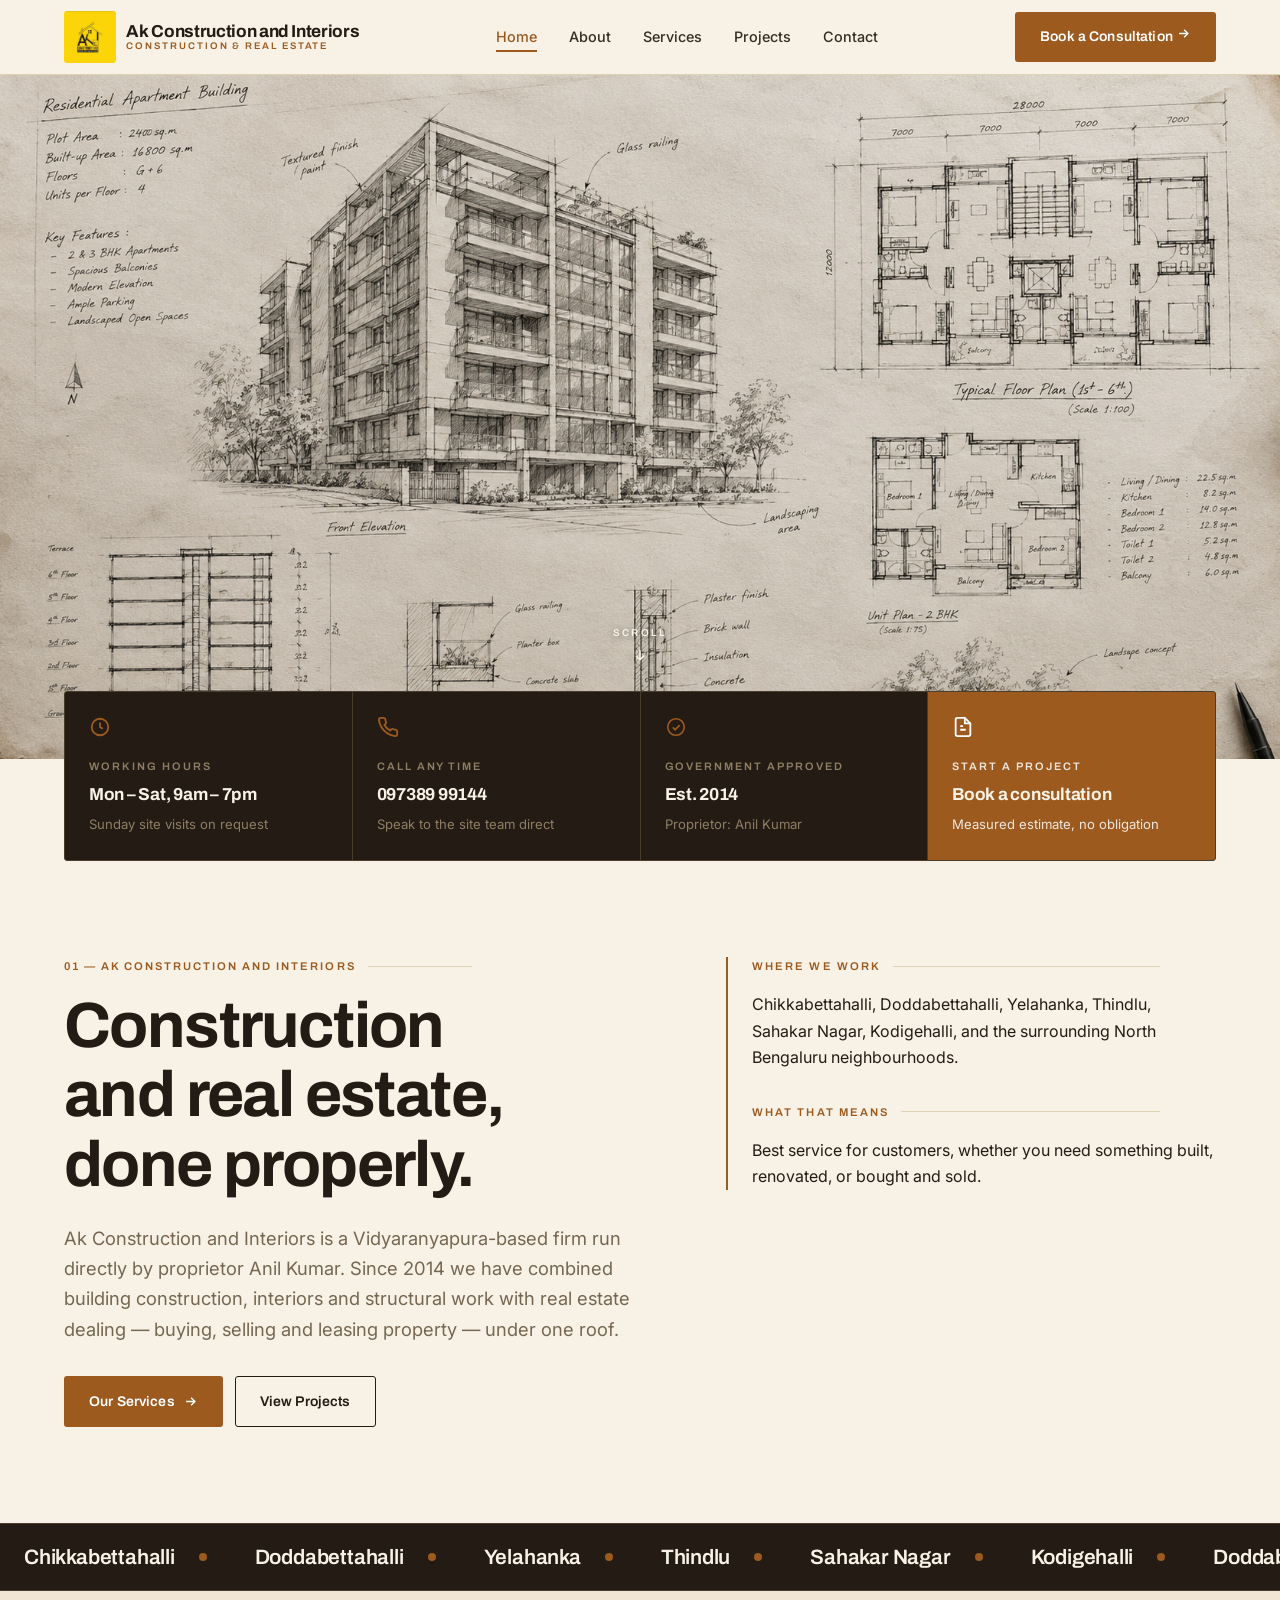
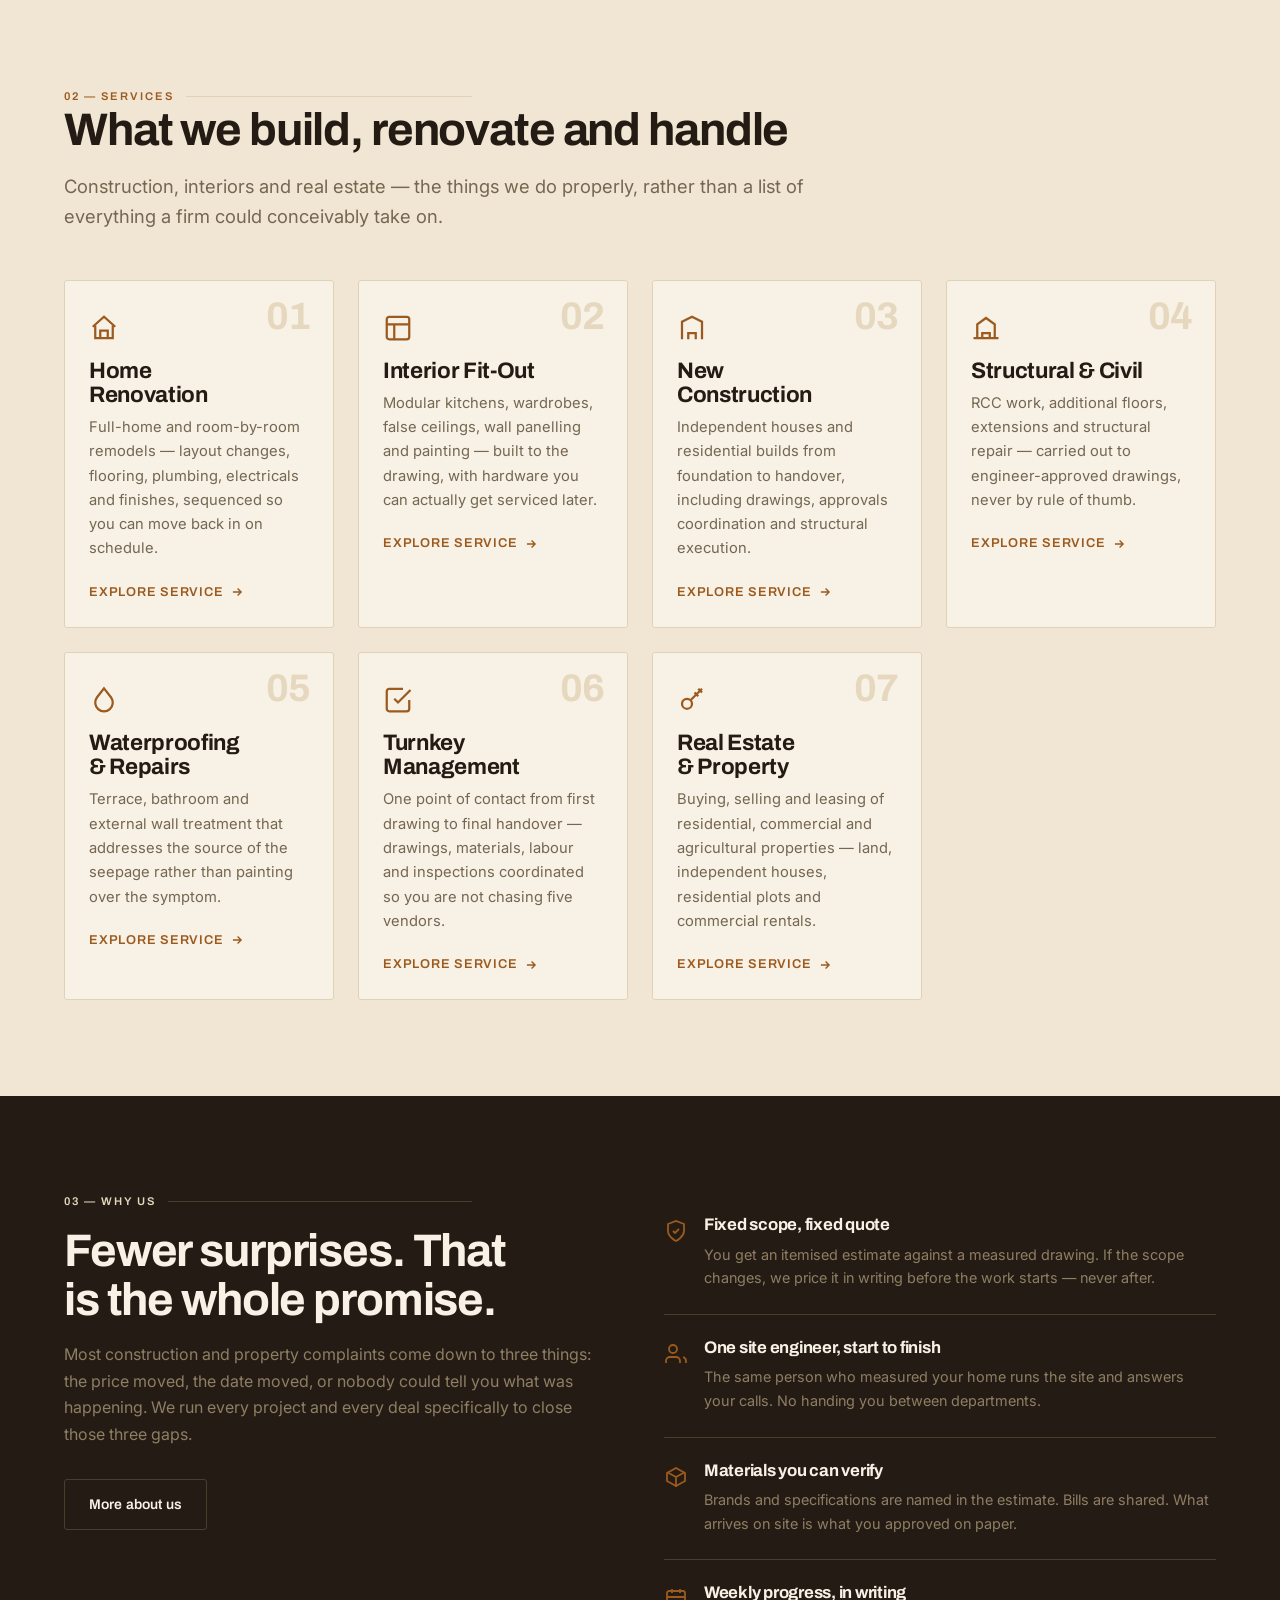
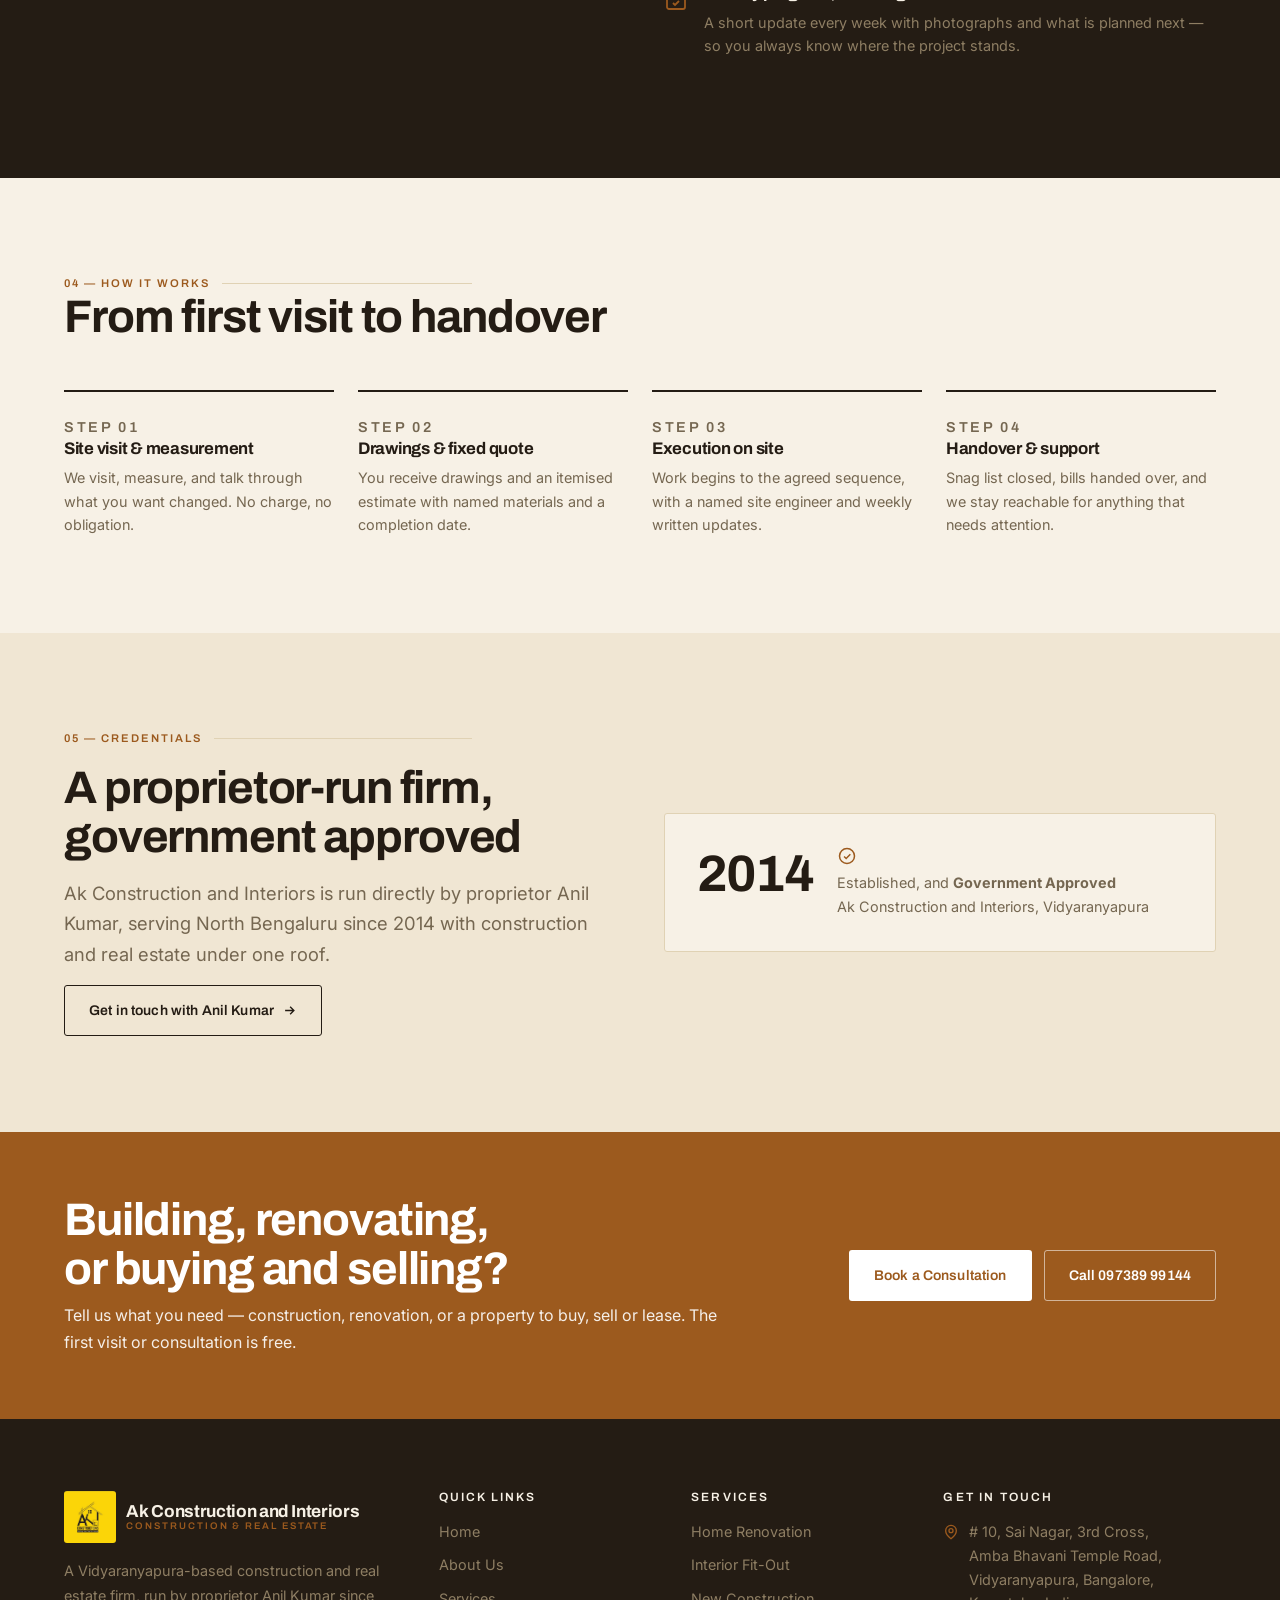
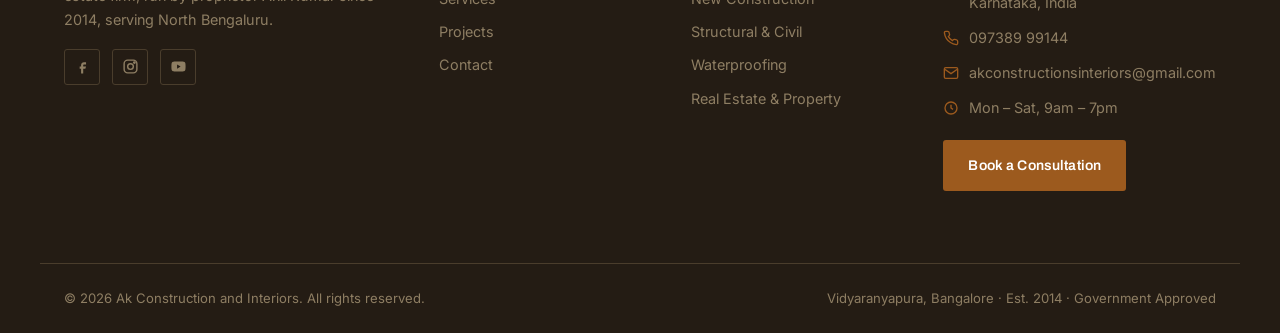
<file: index.html>
<!DOCTYPE html>
<html lang="en-IN">
<head>
<meta charset="utf-8">
<meta name="viewport" content="width=device-width, initial-scale=1">
<title>Ak Construction and Interiors — Building Contractors &amp; Real Estate, Vidyaranyapura Bangalore</title>
<meta name="description" content="Ak Construction and Interiors is a Vidyaranyapura-based construction and real estate firm led by proprietor Anil Kumar, serving North Bengaluru since 2014. Call 097389 99144.">
<link rel="icon" href="assets/favicon.svg" type="image/svg+xml">
<link rel="preconnect" href="https://fonts.googleapis.com">
<link rel="preconnect" href="https://fonts.gstatic.com" crossorigin>
<link href="https://fonts.googleapis.com/css2?family=Archivo:wght@500;600;700&family=Inter:wght@400;500;600&display=swap" rel="stylesheet">
<link rel="stylesheet" href="assets/css/style.css">
</head>
<body>

<a class="skip-link" href="#main">Skip to content</a>

<!-- Header -->
<header class="header">
  <div class="wrap header__inner">
    <a class="logo" href="index.html">
      <img class="logo__mark" src="assets/ak-logo.jpg" alt="Ak Construction and Interiors logo">
      <span class="logo__text">
        <span class="logo__name">Ak Construction and Interiors</span>
        <span class="logo__sub">Construction &amp; Real Estate</span>
      </span>
    </a>

    <nav class="nav" aria-label="Primary">
      <ul class="nav__list">
        <li><a class="nav__link is-active" href="index.html" aria-current="page">Home</a></li>
        <li><a class="nav__link" href="about.html">About</a></li>
        <li><a class="nav__link" href="services.html">Services</a></li>
        <li><a class="nav__link" href="projects.html">Projects</a></li>
        <li><a class="nav__link" href="contact.html">Contact</a></li>
      </ul>
    </nav>

    <a class="btn btn--primary header__cta" href="contact.html">
      Book a Consultation
      <svg class="btn__arrow" width="15" height="15" viewBox="0 0 24 24" fill="none" stroke="currentColor" stroke-width="2.2" aria-hidden="true"><path d="M5 12h14M13 6l6 6-6 6"/></svg>
    </a>

    <button class="nav-toggle" type="button" aria-expanded="false" aria-controls="mobile-nav">
      <span class="visually-hidden">Menu</span>
      <span class="nav-toggle__bar" aria-hidden="true"></span>
      <span class="nav-toggle__bar" aria-hidden="true"></span>
      <span class="nav-toggle__bar" aria-hidden="true"></span>
    </button>
  </div>

  <div class="mobile-nav" id="mobile-nav">
    <ul class="mobile-nav__list">
      <li><a class="mobile-nav__link is-active" href="index.html">Home</a></li>
      <li><a class="mobile-nav__link" href="about.html">About</a></li>
      <li><a class="mobile-nav__link" href="services.html">Services</a></li>
      <li><a class="mobile-nav__link" href="projects.html">Projects</a></li>
      <li><a class="mobile-nav__link" href="contact.html">Contact</a></li>
    </ul>
    <div class="mobile-nav__cta">
      <a class="btn btn--primary" href="contact.html">Book a Consultation</a>
    </div>
  </div>
</header>

<main id="main">

  <!-- Hero: video only, no overlay copy by design -->
  <section class="hero">
    <video class="hero__video"
           autoplay muted loop playsinline
           preload="metadata"
           poster="Hero%20image.png">
      <source src="Hero%20video.mp4" type="video/mp4">
    </video>
    <span class="hero__cue" aria-hidden="true">
      Scroll
      <svg width="16" height="16" viewBox="0 0 24 24" fill="none" stroke="currentColor" stroke-width="2.2"><path d="M12 5v14M6 13l6 6 6-6"/></svg>
    </span>
  </section>

  <!-- Info strip -->
  <section class="infostrip" aria-label="Contact at a glance">
    <div class="wrap">
      <div class="infostrip__grid">
        <div class="infocard">
          <span class="infocard__icon" aria-hidden="true">
            <svg width="22" height="22" viewBox="0 0 24 24" fill="none" stroke="currentColor" stroke-width="2"><circle cx="12" cy="12" r="9"/><path d="M12 7v5l3 2"/></svg>
          </span>
          <span class="infocard__label">Working hours</span>
          <span class="infocard__value">Mon &ndash; Sat, 9am &ndash; 7pm</span>
          <span class="infocard__note">Sunday site visits on request</span>
        </div>

        <a class="infocard" href="tel:+919738999144">
          <span class="infocard__icon" aria-hidden="true">
            <svg width="22" height="22" viewBox="0 0 24 24" fill="none" stroke="currentColor" stroke-width="2"><path d="M22 16.9v3a2 2 0 01-2.2 2 19.8 19.8 0 01-8.6-3.1 19.5 19.5 0 01-6-6A19.8 19.8 0 012.1 4.2 2 2 0 014.1 2h3a2 2 0 012 1.7c.1 1 .4 1.9.7 2.8a2 2 0 01-.5 2.1L8.1 9.9a16 16 0 006 6l1.3-1.2a2 2 0 012.1-.5c.9.3 1.8.6 2.8.7a2 2 0 011.7 2z"/></svg>
          </span>
          <span class="infocard__label">Call any time</span>
          <span class="infocard__value">097389 99144</span>
          <span class="infocard__note">Speak to the site team direct</span>
        </a>

        <a class="infocard" href="https://www.google.com/maps/search/?api=1&amp;query=Ak+Construction+and+Interiors+10+Sai+Nagar+3rd+Cross+Amba+Bhavani+Temple+Road+Vidyaranyapura+Bangalore+Karnataka" target="_blank" rel="noopener">
          <span class="infocard__icon" aria-hidden="true">
            <svg width="22" height="22" viewBox="0 0 24 24" fill="none" stroke="currentColor" stroke-width="1.8"><circle cx="12" cy="12" r="9"/><path d="M8.5 12.5l2.5 2.5 5-5"/></svg>
          </span>
          <span class="infocard__label">Government Approved</span>
          <span class="infocard__value">Est. 2014</span>
          <span class="infocard__note">Proprietor: Anil Kumar</span>
        </a>

        <a class="infocard infocard--accent" href="contact.html">
          <span class="infocard__icon" aria-hidden="true">
            <svg width="22" height="22" viewBox="0 0 24 24" fill="none" stroke="currentColor" stroke-width="2"><path d="M14 2H6a2 2 0 00-2 2v16a2 2 0 002 2h12a2 2 0 002-2V8z"/><path d="M14 2v6h6M9 15h6M9 11h3"/></svg>
          </span>
          <span class="infocard__label">Start a project</span>
          <span class="infocard__value">Book a consultation</span>
          <span class="infocard__note">Measured estimate, no obligation</span>
        </a>
      </div>
    </div>
  </section>

  <!-- Intro -->
  <section class="section intro">
    <div class="wrap">
      <div class="intro__grid">
        <div class="reveal reveal--left">
          <p class="sheet-label">01 &mdash; Ak Construction and Interiors</p>
          <h1>Construction and real estate, done properly.</h1>
          <p class="lede">Ak Construction and Interiors is a Vidyaranyapura-based firm run directly by proprietor Anil Kumar. Since 2014 we have combined building construction, interiors and structural work with real estate dealing &mdash; buying, selling and leasing property &mdash; under one roof.</p>
          <div class="ctaband__actions" style="margin-top:2rem">
            <a class="btn btn--primary" href="services.html">
              Our Services
              <svg class="btn__arrow" width="15" height="15" viewBox="0 0 24 24" fill="none" stroke="currentColor" stroke-width="2.2" aria-hidden="true"><path d="M5 12h14M13 6l6 6-6 6"/></svg>
            </a>
            <a class="btn btn--outline" href="projects.html">View Projects</a>
          </div>
        </div>

        <aside class="intro__aside reveal reveal--right">
          <p class="sheet-label">Where we work</p>
          <p>Chikkabettahalli, Doddabettahalli, Yelahanka, Thindlu, Sahakar Nagar, Kodigehalli, and the surrounding North Bengaluru neighbourhoods.</p>
          <p class="sheet-label" style="margin-top:2rem">What that means</p>
          <p style="margin-bottom:0">Best service for customers, whether you need something built, renovated, or bought and sold.</p>
        </aside>
      </div>
    </div>
  </section>

  <!-- Areas ticker -->
  <div class="marquee" aria-hidden="true">
    <div class="marquee__track">
      <div class="marquee__group">
        <span class="marquee__item">Chikkabettahalli <svg class="marquee__dot" width="8" height="8" viewBox="0 0 8 8" fill="currentColor"><circle cx="4" cy="4" r="4"/></svg></span>
        <span class="marquee__item">Doddabettahalli <svg class="marquee__dot" width="8" height="8" viewBox="0 0 8 8" fill="currentColor"><circle cx="4" cy="4" r="4"/></svg></span>
        <span class="marquee__item">Yelahanka <svg class="marquee__dot" width="8" height="8" viewBox="0 0 8 8" fill="currentColor"><circle cx="4" cy="4" r="4"/></svg></span>
        <span class="marquee__item">Thindlu <svg class="marquee__dot" width="8" height="8" viewBox="0 0 8 8" fill="currentColor"><circle cx="4" cy="4" r="4"/></svg></span>
        <span class="marquee__item">Sahakar Nagar <svg class="marquee__dot" width="8" height="8" viewBox="0 0 8 8" fill="currentColor"><circle cx="4" cy="4" r="4"/></svg></span>
        <span class="marquee__item">Kodigehalli <svg class="marquee__dot" width="8" height="8" viewBox="0 0 8 8" fill="currentColor"><circle cx="4" cy="4" r="4"/></svg></span>
        <span class="marquee__item">Doddabommasandra <svg class="marquee__dot" width="8" height="8" viewBox="0 0 8 8" fill="currentColor"><circle cx="4" cy="4" r="4"/></svg></span>
        <span class="marquee__item">BEL Layout <svg class="marquee__dot" width="8" height="8" viewBox="0 0 8 8" fill="currentColor"><circle cx="4" cy="4" r="4"/></svg></span>
        <span class="marquee__item">Jalahalli <svg class="marquee__dot" width="8" height="8" viewBox="0 0 8 8" fill="currentColor"><circle cx="4" cy="4" r="4"/></svg></span>
        <span class="marquee__item">MS Palya <svg class="marquee__dot" width="8" height="8" viewBox="0 0 8 8" fill="currentColor"><circle cx="4" cy="4" r="4"/></svg></span>
      </div>
      <div class="marquee__group">
        <span class="marquee__item">Chikkabettahalli <svg class="marquee__dot" width="8" height="8" viewBox="0 0 8 8" fill="currentColor"><circle cx="4" cy="4" r="4"/></svg></span>
        <span class="marquee__item">Doddabettahalli <svg class="marquee__dot" width="8" height="8" viewBox="0 0 8 8" fill="currentColor"><circle cx="4" cy="4" r="4"/></svg></span>
        <span class="marquee__item">Yelahanka <svg class="marquee__dot" width="8" height="8" viewBox="0 0 8 8" fill="currentColor"><circle cx="4" cy="4" r="4"/></svg></span>
        <span class="marquee__item">Thindlu <svg class="marquee__dot" width="8" height="8" viewBox="0 0 8 8" fill="currentColor"><circle cx="4" cy="4" r="4"/></svg></span>
        <span class="marquee__item">Sahakar Nagar <svg class="marquee__dot" width="8" height="8" viewBox="0 0 8 8" fill="currentColor"><circle cx="4" cy="4" r="4"/></svg></span>
        <span class="marquee__item">Kodigehalli <svg class="marquee__dot" width="8" height="8" viewBox="0 0 8 8" fill="currentColor"><circle cx="4" cy="4" r="4"/></svg></span>
        <span class="marquee__item">Doddabommasandra <svg class="marquee__dot" width="8" height="8" viewBox="0 0 8 8" fill="currentColor"><circle cx="4" cy="4" r="4"/></svg></span>
        <span class="marquee__item">BEL Layout <svg class="marquee__dot" width="8" height="8" viewBox="0 0 8 8" fill="currentColor"><circle cx="4" cy="4" r="4"/></svg></span>
        <span class="marquee__item">Jalahalli <svg class="marquee__dot" width="8" height="8" viewBox="0 0 8 8" fill="currentColor"><circle cx="4" cy="4" r="4"/></svg></span>
        <span class="marquee__item">MS Palya <svg class="marquee__dot" width="8" height="8" viewBox="0 0 8 8" fill="currentColor"><circle cx="4" cy="4" r="4"/></svg></span>
      </div>
    </div>
  </div>

  <!-- Services -->
  <section class="section section--bone2">
    <div class="wrap">
      <div class="section-head reveal">
        <p class="sheet-label">02 &mdash; Services</p>
        <h2>What we build, renovate and handle</h2>
        <p class="lede">Construction, interiors and real estate &mdash; the things we do properly, rather than a list of everything a firm could conceivably take on.</p>
      </div>

      <div class="grid grid--4">
        <article class="svc reveal">
          <span class="svc__num" aria-hidden="true">01</span>
          <span class="svc__icon" aria-hidden="true">
            <svg width="30" height="30" viewBox="0 0 24 24" fill="none" stroke="currentColor" stroke-width="1.8"><path d="M3 11l9-8 9 8"/><path d="M5 10v10h14V10"/><path d="M9 20v-6h6v6"/></svg>
          </span>
          <h3>Home Renovation</h3>
          <p>Full-home and room-by-room remodels &mdash; layout changes, flooring, plumbing, electricals and finishes, sequenced so you can move back in on schedule.</p>
          <a class="svc__link" href="services.html">Explore service <svg width="14" height="14" viewBox="0 0 24 24" fill="none" stroke="currentColor" stroke-width="2.4" aria-hidden="true"><path d="M5 12h14M13 6l6 6-6 6"/></svg></a>
        </article>

        <article class="svc reveal">
          <span class="svc__num" aria-hidden="true">02</span>
          <span class="svc__icon" aria-hidden="true">
            <svg width="30" height="30" viewBox="0 0 24 24" fill="none" stroke="currentColor" stroke-width="1.8"><rect x="3" y="3" width="18" height="18" rx="2"/><path d="M3 9h18M9 9v12"/></svg>
          </span>
          <h3>Interior Fit-Out</h3>
          <p>Modular kitchens, wardrobes, false ceilings, wall panelling and painting &mdash; built to the drawing, with hardware you can actually get serviced later.</p>
          <a class="svc__link" href="services.html">Explore service <svg width="14" height="14" viewBox="0 0 24 24" fill="none" stroke="currentColor" stroke-width="2.4" aria-hidden="true"><path d="M5 12h14M13 6l6 6-6 6"/></svg></a>
        </article>

        <article class="svc reveal">
          <span class="svc__num" aria-hidden="true">03</span>
          <span class="svc__icon" aria-hidden="true">
            <svg width="30" height="30" viewBox="0 0 24 24" fill="none" stroke="currentColor" stroke-width="1.8"><path d="M4 21V7l8-4 8 4v14"/><path d="M9 21v-5h6v5M9 11h.01M15 11h.01"/></svg>
          </span>
          <h3>New Construction</h3>
          <p>Independent houses and residential builds from foundation to handover, including drawings, approvals coordination and structural execution.</p>
          <a class="svc__link" href="services.html">Explore service <svg width="14" height="14" viewBox="0 0 24 24" fill="none" stroke="currentColor" stroke-width="2.4" aria-hidden="true"><path d="M5 12h14M13 6l6 6-6 6"/></svg></a>
        </article>

        <article class="svc reveal">
          <span class="svc__num" aria-hidden="true">04</span>
          <span class="svc__icon" aria-hidden="true">
            <svg width="30" height="30" viewBox="0 0 24 24" fill="none" stroke="currentColor" stroke-width="1.8"><path d="M2 20h20M5 20V9l7-5 7 5v11"/><path d="M9 20v-4h6v4"/></svg>
          </span>
          <h3>Structural &amp; Civil</h3>
          <p>RCC work, additional floors, extensions and structural repair &mdash; carried out to engineer-approved drawings, never by rule of thumb.</p>
          <a class="svc__link" href="services.html">Explore service <svg width="14" height="14" viewBox="0 0 24 24" fill="none" stroke="currentColor" stroke-width="2.4" aria-hidden="true"><path d="M5 12h14M13 6l6 6-6 6"/></svg></a>
        </article>

        <article class="svc reveal">
          <span class="svc__num" aria-hidden="true">05</span>
          <span class="svc__icon" aria-hidden="true">
            <svg width="30" height="30" viewBox="0 0 24 24" fill="none" stroke="currentColor" stroke-width="1.8"><path d="M12 2.7l5.7 7.3a7 7 0 11-11.4 0z"/></svg>
          </span>
          <h3>Waterproofing &amp; Repairs</h3>
          <p>Terrace, bathroom and external wall treatment that addresses the source of the seepage rather than painting over the symptom.</p>
          <a class="svc__link" href="services.html">Explore service <svg width="14" height="14" viewBox="0 0 24 24" fill="none" stroke="currentColor" stroke-width="2.4" aria-hidden="true"><path d="M5 12h14M13 6l6 6-6 6"/></svg></a>
        </article>

        <article class="svc reveal">
          <span class="svc__num" aria-hidden="true">06</span>
          <span class="svc__icon" aria-hidden="true">
            <svg width="30" height="30" viewBox="0 0 24 24" fill="none" stroke="currentColor" stroke-width="1.8"><path d="M9 11l3 3L22 4"/><path d="M21 12v7a2 2 0 01-2 2H5a2 2 0 01-2-2V5a2 2 0 012-2h11"/></svg>
          </span>
          <h3>Turnkey Management</h3>
          <p>One point of contact from first drawing to final handover &mdash; drawings, materials, labour and inspections coordinated so you are not chasing five vendors.</p>
          <a class="svc__link" href="services.html">Explore service <svg width="14" height="14" viewBox="0 0 24 24" fill="none" stroke="currentColor" stroke-width="2.4" aria-hidden="true"><path d="M5 12h14M13 6l6 6-6 6"/></svg></a>
        </article>

        <article class="svc reveal">
          <span class="svc__num" aria-hidden="true">07</span>
          <span class="svc__icon" aria-hidden="true">
            <svg width="30" height="30" viewBox="0 0 24 24" fill="none" stroke="currentColor" stroke-width="1.8"><circle cx="8" cy="15" r="4"/><path d="M11 12l9-9M17 3l3 3M14 6l3 3"/></svg>
          </span>
          <h3>Real Estate &amp; Property</h3>
          <p>Buying, selling and leasing of residential, commercial and agricultural properties &mdash; land, independent houses, residential plots and commercial rentals.</p>
          <a class="svc__link" href="services.html#real-estate">Explore service <svg width="14" height="14" viewBox="0 0 24 24" fill="none" stroke="currentColor" stroke-width="2.4" aria-hidden="true"><path d="M5 12h14M13 6l6 6-6 6"/></svg></a>
        </article>
      </div>
    </div>
  </section>

  <!-- Why us -->
  <section class="section section--ink">
    <div class="wrap">
      <div class="grid grid--2-wide" style="gap:3rem">
        <div class="reveal">
          <p class="sheet-label sheet-label--light">03 &mdash; Why Us</p>
          <h2>Fewer surprises. That is the whole promise.</h2>
          <p style="color:var(--taupe)">Most construction and property complaints come down to three things: the price moved, the date moved, or nobody could tell you what was happening. We run every project and every deal specifically to close those three gaps.</p>
          <a class="btn btn--ghost-light" href="about.html" style="margin-top:1rem">More about us</a>
        </div>

        <div class="reveal">
          <div class="feature">
            <span class="feature__icon" aria-hidden="true"><svg width="24" height="24" viewBox="0 0 24 24" fill="none" stroke="currentColor" stroke-width="1.8"><path d="M12 22s8-4 8-10V5l-8-3-8 3v7c0 6 8 10 8 10z"/><path d="M9 12l2 2 4-4"/></svg></span>
            <div>
              <h3>Fixed scope, fixed quote</h3>
              <p>You get an itemised estimate against a measured drawing. If the scope changes, we price it in writing before the work starts &mdash; never after.</p>
            </div>
          </div>
          <div class="feature">
            <span class="feature__icon" aria-hidden="true"><svg width="24" height="24" viewBox="0 0 24 24" fill="none" stroke="currentColor" stroke-width="1.8"><path d="M16 21v-2a4 4 0 00-4-4H6a4 4 0 00-4 4v2"/><circle cx="9" cy="7" r="4"/><path d="M22 21v-2a4 4 0 00-3-3.9"/></svg></span>
            <div>
              <h3>One site engineer, start to finish</h3>
              <p>The same person who measured your home runs the site and answers your calls. No handing you between departments.</p>
            </div>
          </div>
          <div class="feature">
            <span class="feature__icon" aria-hidden="true"><svg width="24" height="24" viewBox="0 0 24 24" fill="none" stroke="currentColor" stroke-width="1.8"><path d="M21 16V8l-9-5-9 5v8l9 5z"/><path d="M3.3 7.3L12 12l8.7-4.7M12 12v10"/></svg></span>
            <div>
              <h3>Materials you can verify</h3>
              <p>Brands and specifications are named in the estimate. Bills are shared. What arrives on site is what you approved on paper.</p>
            </div>
          </div>
          <div class="feature">
            <span class="feature__icon" aria-hidden="true"><svg width="24" height="24" viewBox="0 0 24 24" fill="none" stroke="currentColor" stroke-width="1.8"><rect x="3" y="4" width="18" height="18" rx="2"/><path d="M16 2v4M8 2v4M3 10h18M9 16l2 2 4-4"/></svg></span>
            <div>
              <h3>Weekly progress, in writing</h3>
              <p>A short update every week with photographs and what is planned next &mdash; so you always know where the project stands.</p>
            </div>
          </div>
        </div>
      </div>
    </div>
  </section>

  <!-- Process -->
  <section class="section">
    <div class="wrap">
      <div class="section-head reveal">
        <p class="sheet-label">04 &mdash; How it works</p>
        <h2>From first visit to handover</h2>
      </div>
      <div class="grid grid--4">
        <div class="step reveal">
          <p class="step__num">Step 01</p>
          <h3>Site visit &amp; measurement</h3>
          <p>We visit, measure, and talk through what you want changed. No charge, no obligation.</p>
        </div>
        <div class="step reveal">
          <p class="step__num">Step 02</p>
          <h3>Drawings &amp; fixed quote</h3>
          <p>You receive drawings and an itemised estimate with named materials and a completion date.</p>
        </div>
        <div class="step reveal">
          <p class="step__num">Step 03</p>
          <h3>Execution on site</h3>
          <p>Work begins to the agreed sequence, with a named site engineer and weekly written updates.</p>
        </div>
        <div class="step reveal">
          <p class="step__num">Step 04</p>
          <h3>Handover &amp; support</h3>
          <p>Snag list closed, bills handed over, and we stay reachable for anything that needs attention.</p>
        </div>
      </div>
    </div>
  </section>

  <!-- Reviews -->
  <section class="section section--bone2">
    <div class="wrap">
      <div class="grid grid--2-wide" style="align-items:center;gap:3rem">
        <div class="reveal">
          <p class="sheet-label">05 &mdash; Credentials</p>
          <h2>A proprietor-run firm, government approved</h2>
          <p class="lede">Ak Construction and Interiors is run directly by proprietor Anil Kumar, serving North Bengaluru since 2014 with construction and real estate under one roof.</p>
          <a class="btn btn--outline" href="contact.html">
            Get in touch with Anil Kumar
            <svg class="btn__arrow" width="15" height="15" viewBox="0 0 24 24" fill="none" stroke="currentColor" stroke-width="2.2" aria-hidden="true"><path d="M5 12h14M13 6l6 6-6 6"/></svg>
          </a>
        </div>

        <div class="rating reveal">
          <div>
            <p class="rating__score">2014</p>
          </div>
          <div>
            <div class="rating__stars" aria-hidden="true">
              <svg width="20" height="20" viewBox="0 0 24 24" fill="none" stroke="currentColor" stroke-width="1.8"><circle cx="12" cy="12" r="9"/><path d="M8.5 12.5l2.5 2.5 5-5"/></svg>
            </div>
            <p class="rating__meta" style="margin:0">Established, and <strong>Government Approved</strong><br>Ak Construction and Interiors, Vidyaranyapura</p>
          </div>
        </div>
      </div>
    </div>
  </section>

  <!-- CTA -->
  <section class="ctaband">
    <div class="wrap ctaband__inner">
      <div>
        <h2>Building, renovating, or buying and selling?</h2>
        <p>Tell us what you need &mdash; construction, renovation, or a property to buy, sell or lease. The first visit or consultation is free.</p>
      </div>
      <div class="ctaband__actions">
        <a class="btn btn--on-clay" href="contact.html">Book a Consultation</a>
        <a class="btn btn--on-clay-outline" href="tel:+919738999144">Call 097389 99144</a>
      </div>
    </div>
  </section>

</main>

<!-- Footer -->
<footer class="footer">
  <div class="wrap footer__grid">
    <div>
      <a class="logo" href="index.html" style="margin-bottom:1rem">
        <img class="logo__mark" src="assets/ak-logo.jpg" alt="Ak Construction and Interiors logo">
        <span class="logo__text">
          <span class="logo__name">Ak Construction and Interiors</span>
          <span class="logo__sub">Construction &amp; Real Estate</span>
        </span>
      </a>
      <p>A Vidyaranyapura-based construction and real estate firm, run by proprietor Anil Kumar since 2014, serving North Bengaluru.</p>
      <div class="footer__social">
        <a href="#" aria-label="Ak Construction and Interiors on Facebook"><svg width="17" height="17" viewBox="0 0 24 24" fill="currentColor" aria-hidden="true"><path d="M14 9h3V6h-3c-2.2 0-4 1.8-4 4v2H8v3h2v7h3v-7h3l1-3h-4v-2c0-.6.4-1 1-1z"/></svg></a>
        <a href="#" aria-label="Ak Construction and Interiors on Instagram"><svg width="17" height="17" viewBox="0 0 24 24" fill="none" stroke="currentColor" stroke-width="2" aria-hidden="true"><rect x="3" y="3" width="18" height="18" rx="5"/><circle cx="12" cy="12" r="4"/><circle cx="17.5" cy="6.5" r="1" fill="currentColor"/></svg></a>
        <a href="#" aria-label="Ak Construction and Interiors on YouTube"><svg width="17" height="17" viewBox="0 0 24 24" fill="currentColor" aria-hidden="true"><path d="M22 12s0-3.3-.4-4.8a2.5 2.5 0 00-1.8-1.8C18.3 5 12 5 12 5s-6.3 0-7.8.4a2.5 2.5 0 00-1.8 1.8C2 8.7 2 12 2 12s0 3.3.4 4.8a2.5 2.5 0 001.8 1.8C5.7 19 12 19 12 19s6.3 0 7.8-.4a2.5 2.5 0 001.8-1.8C22 15.3 22 12 22 12zM10 15V9l5 3z"/></svg></a>
      </div>
    </div>

    <div>
      <h4>Quick links</h4>
      <ul class="footer__list">
        <li><a href="index.html">Home</a></li>
        <li><a href="about.html">About Us</a></li>
        <li><a href="services.html">Services</a></li>
        <li><a href="projects.html">Projects</a></li>
        <li><a href="contact.html">Contact</a></li>
      </ul>
    </div>

    <div>
      <h4>Services</h4>
      <ul class="footer__list">
        <li><a href="services.html">Home Renovation</a></li>
        <li><a href="services.html">Interior Fit-Out</a></li>
        <li><a href="services.html">New Construction</a></li>
        <li><a href="services.html">Structural &amp; Civil</a></li>
        <li><a href="services.html">Waterproofing</a></li>
        <li><a href="services.html">Real Estate &amp; Property</a></li>
      </ul>
    </div>

    <div>
      <h4>Get in touch</h4>
      <div class="footer__contact">
        <div>
          <svg width="16" height="16" viewBox="0 0 24 24" fill="none" stroke="currentColor" stroke-width="2" aria-hidden="true"><path d="M20 10c0 6-8 12-8 12s-8-6-8-12a8 8 0 0116 0z"/><circle cx="12" cy="10" r="3"/></svg>
          <span># 10, Sai Nagar, 3rd Cross,<br>Amba Bhavani Temple Road,<br>Vidyaranyapura, Bangalore, Karnataka, India</span>
        </div>
        <div>
          <svg width="16" height="16" viewBox="0 0 24 24" fill="none" stroke="currentColor" stroke-width="2" aria-hidden="true"><path d="M22 16.9v3a2 2 0 01-2.2 2 19.8 19.8 0 01-8.6-3.1 19.5 19.5 0 01-6-6A19.8 19.8 0 012.1 4.2 2 2 0 014.1 2h3a2 2 0 012 1.7c.1 1 .4 1.9.7 2.8a2 2 0 01-.5 2.1L8.1 9.9a16 16 0 006 6l1.3-1.2a2 2 0 012.1-.5c.9.3 1.8.6 2.8.7a2 2 0 011.7 2z"/></svg>
          <a href="tel:+919738999144">097389 99144</a>
        </div>
        <div>
          <svg width="16" height="16" viewBox="0 0 24 24" fill="none" stroke="currentColor" stroke-width="2" aria-hidden="true"><rect x="2" y="4" width="20" height="16" rx="2"/><path d="M2 6l10 7L22 6"/></svg>
          <a href="mailto:akconstructionsinteriors@gmail.com">akconstructionsinteriors@gmail.com</a>
        </div>
        <div>
          <svg width="16" height="16" viewBox="0 0 24 24" fill="none" stroke="currentColor" stroke-width="2" aria-hidden="true"><circle cx="12" cy="12" r="9"/><path d="M12 7v5l3 2"/></svg>
          <span>Mon &ndash; Sat, 9am &ndash; 7pm</span>
        </div>
      </div>
      <a class="btn btn--primary" href="contact.html" style="margin-top:1.25rem">Book a Consultation</a>
    </div>
  </div>

  <div class="wrap footer__bottom">
    <span>&copy; <span data-year>2026</span> Ak Construction and Interiors. All rights reserved.</span>
    <span>Vidyaranyapura, Bangalore &middot; Est. 2014 &middot; Government Approved</span>
  </div>
</footer>

<a class="callfab" href="tel:+919738999144">
  <svg width="17" height="17" viewBox="0 0 24 24" fill="none" stroke="currentColor" stroke-width="2.2" aria-hidden="true"><path d="M22 16.9v3a2 2 0 01-2.2 2 19.8 19.8 0 01-8.6-3.1 19.5 19.5 0 01-6-6A19.8 19.8 0 012.1 4.2 2 2 0 014.1 2h3a2 2 0 012 1.7c.1 1 .4 1.9.7 2.8a2 2 0 01-.5 2.1L8.1 9.9a16 16 0 006 6l1.3-1.2a2 2 0 012.1-.5c.9.3 1.8.6 2.8.7a2 2 0 011.7 2z"/></svg>
  Call us
</a>

<script src="assets/js/main.js"></script>
</body>
</html>
</file>
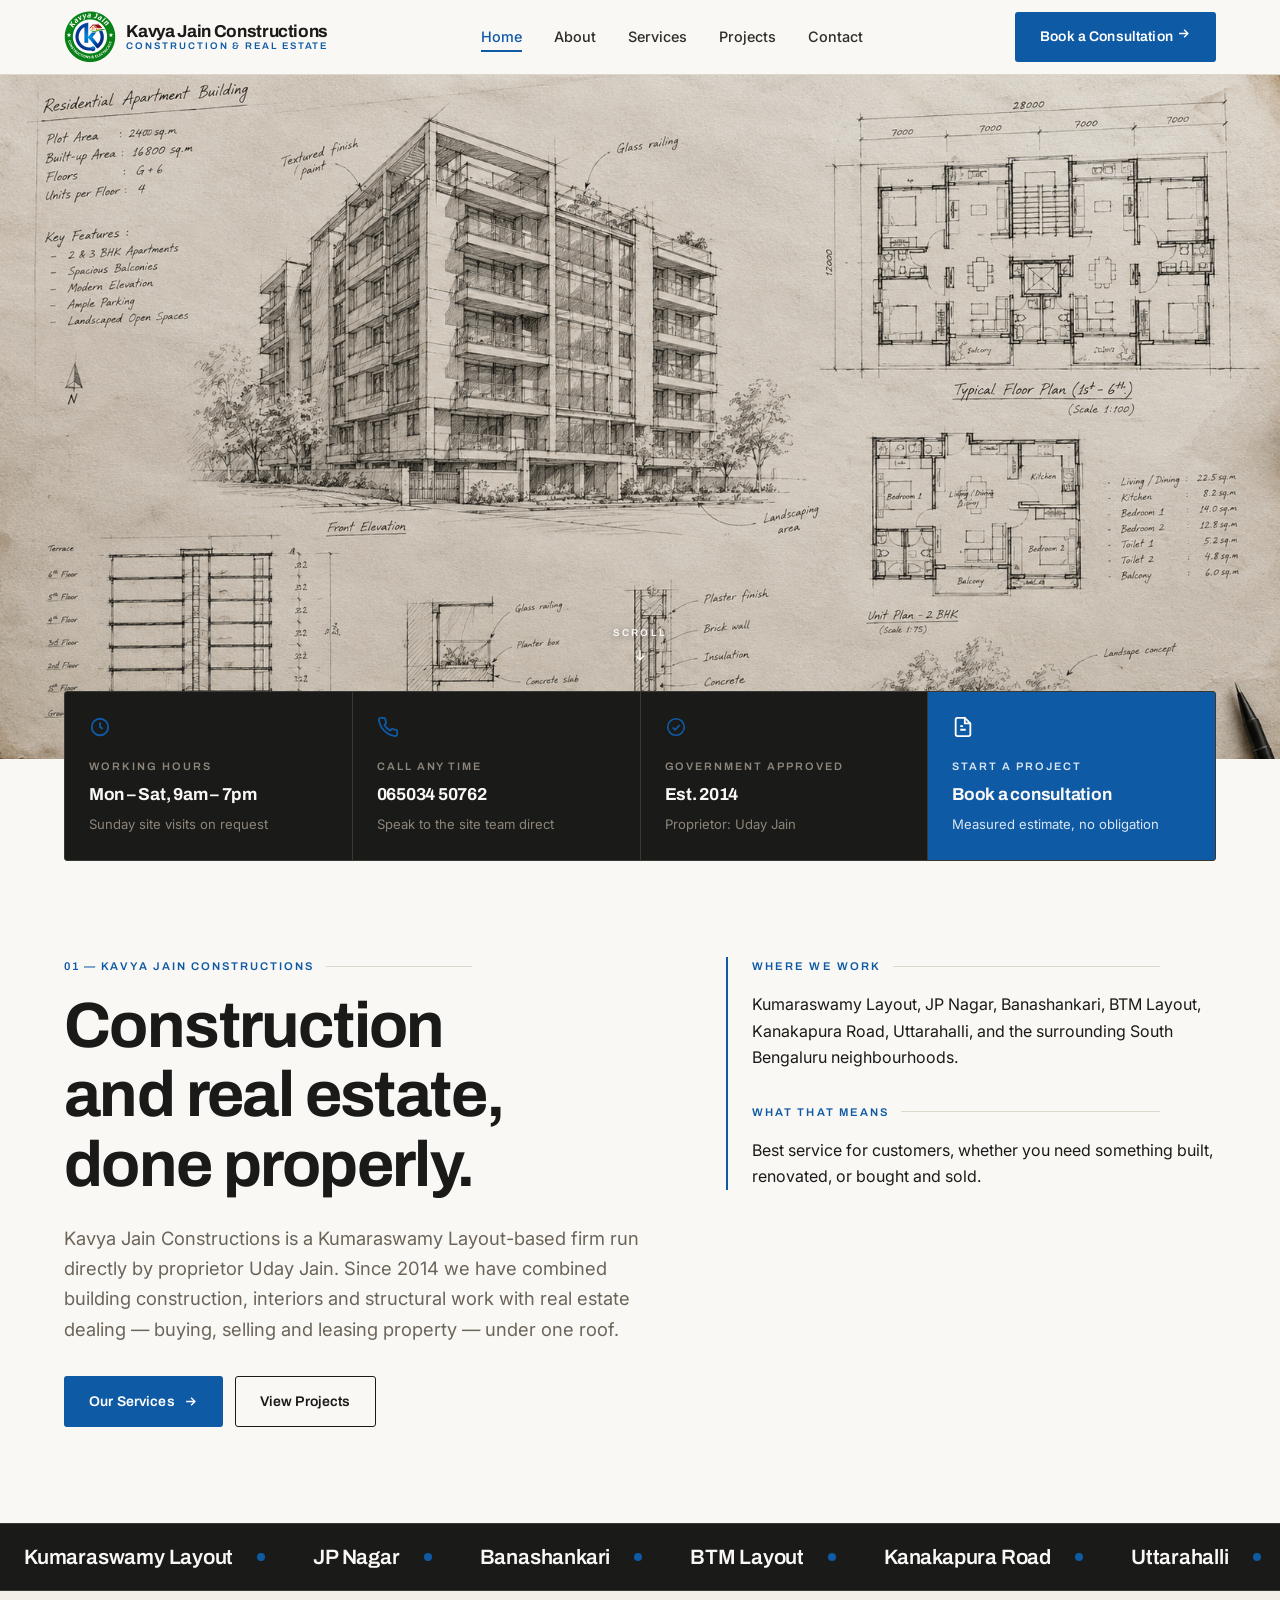
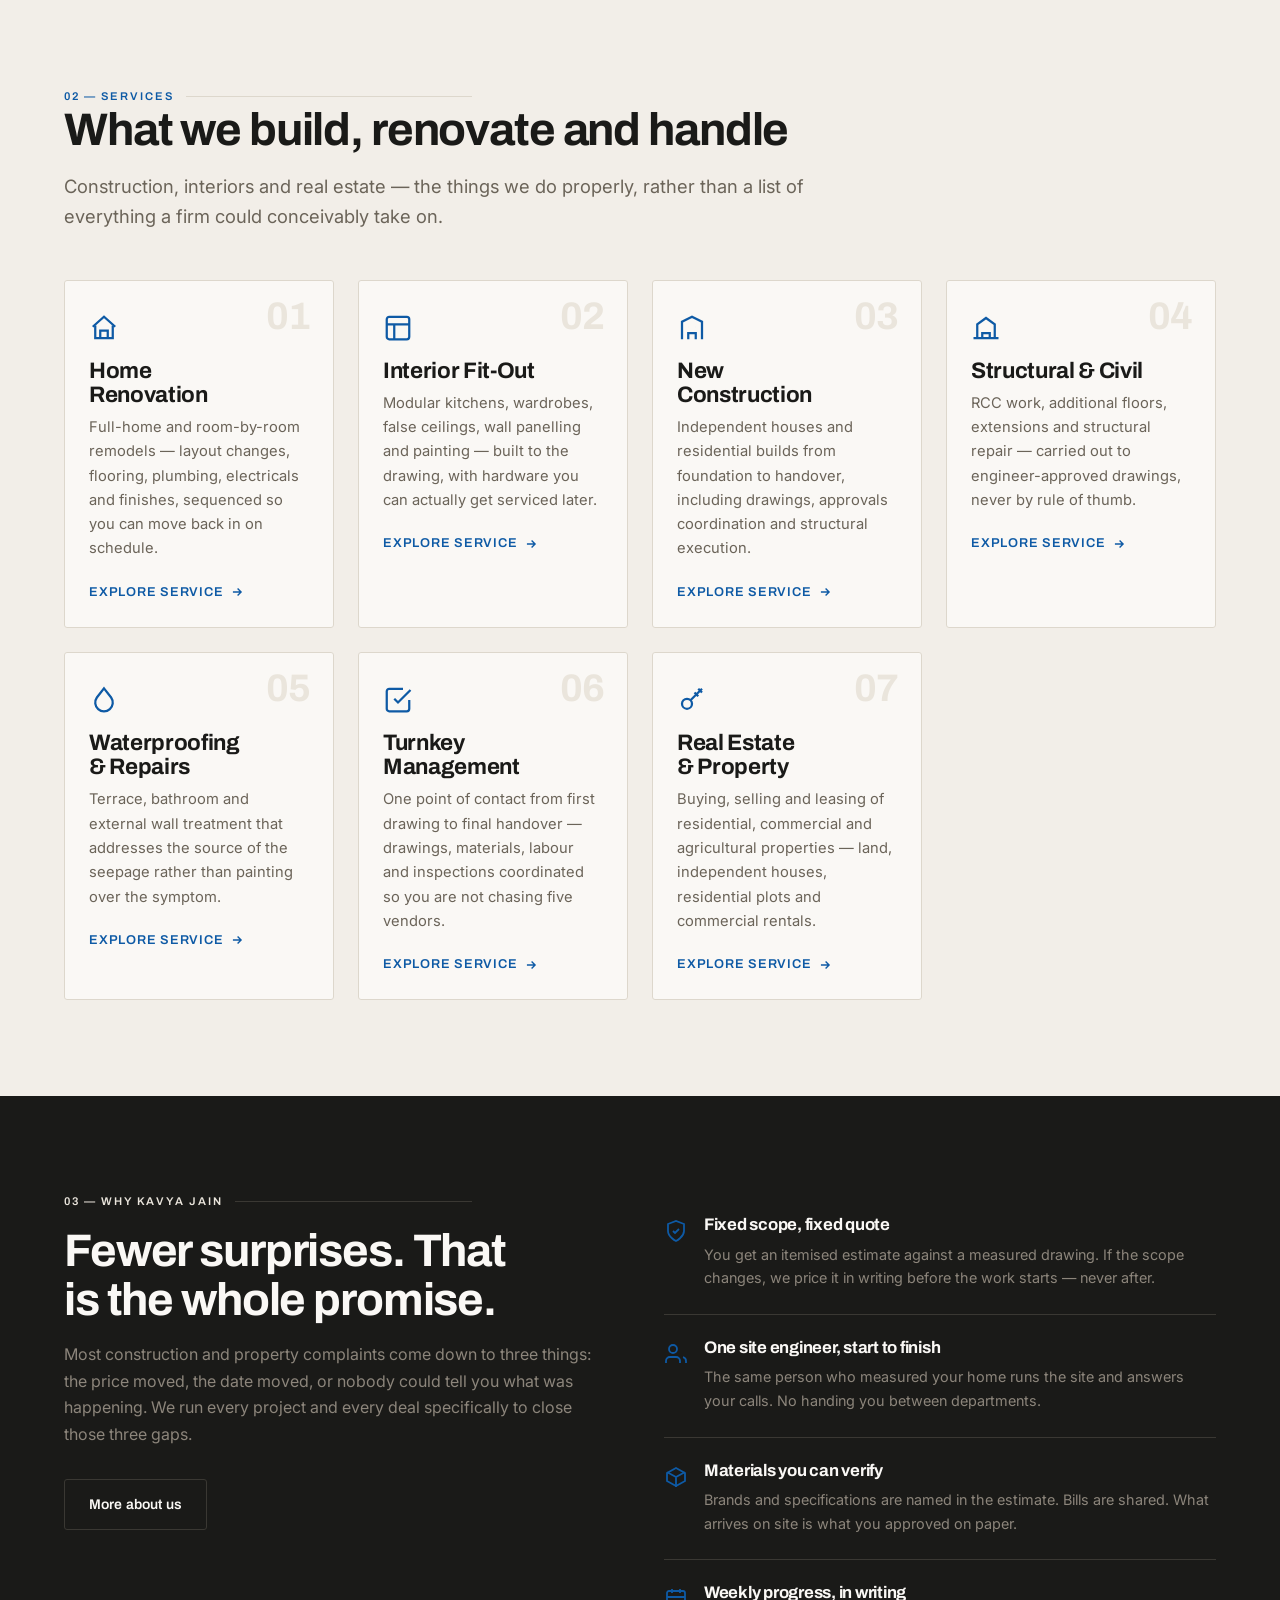
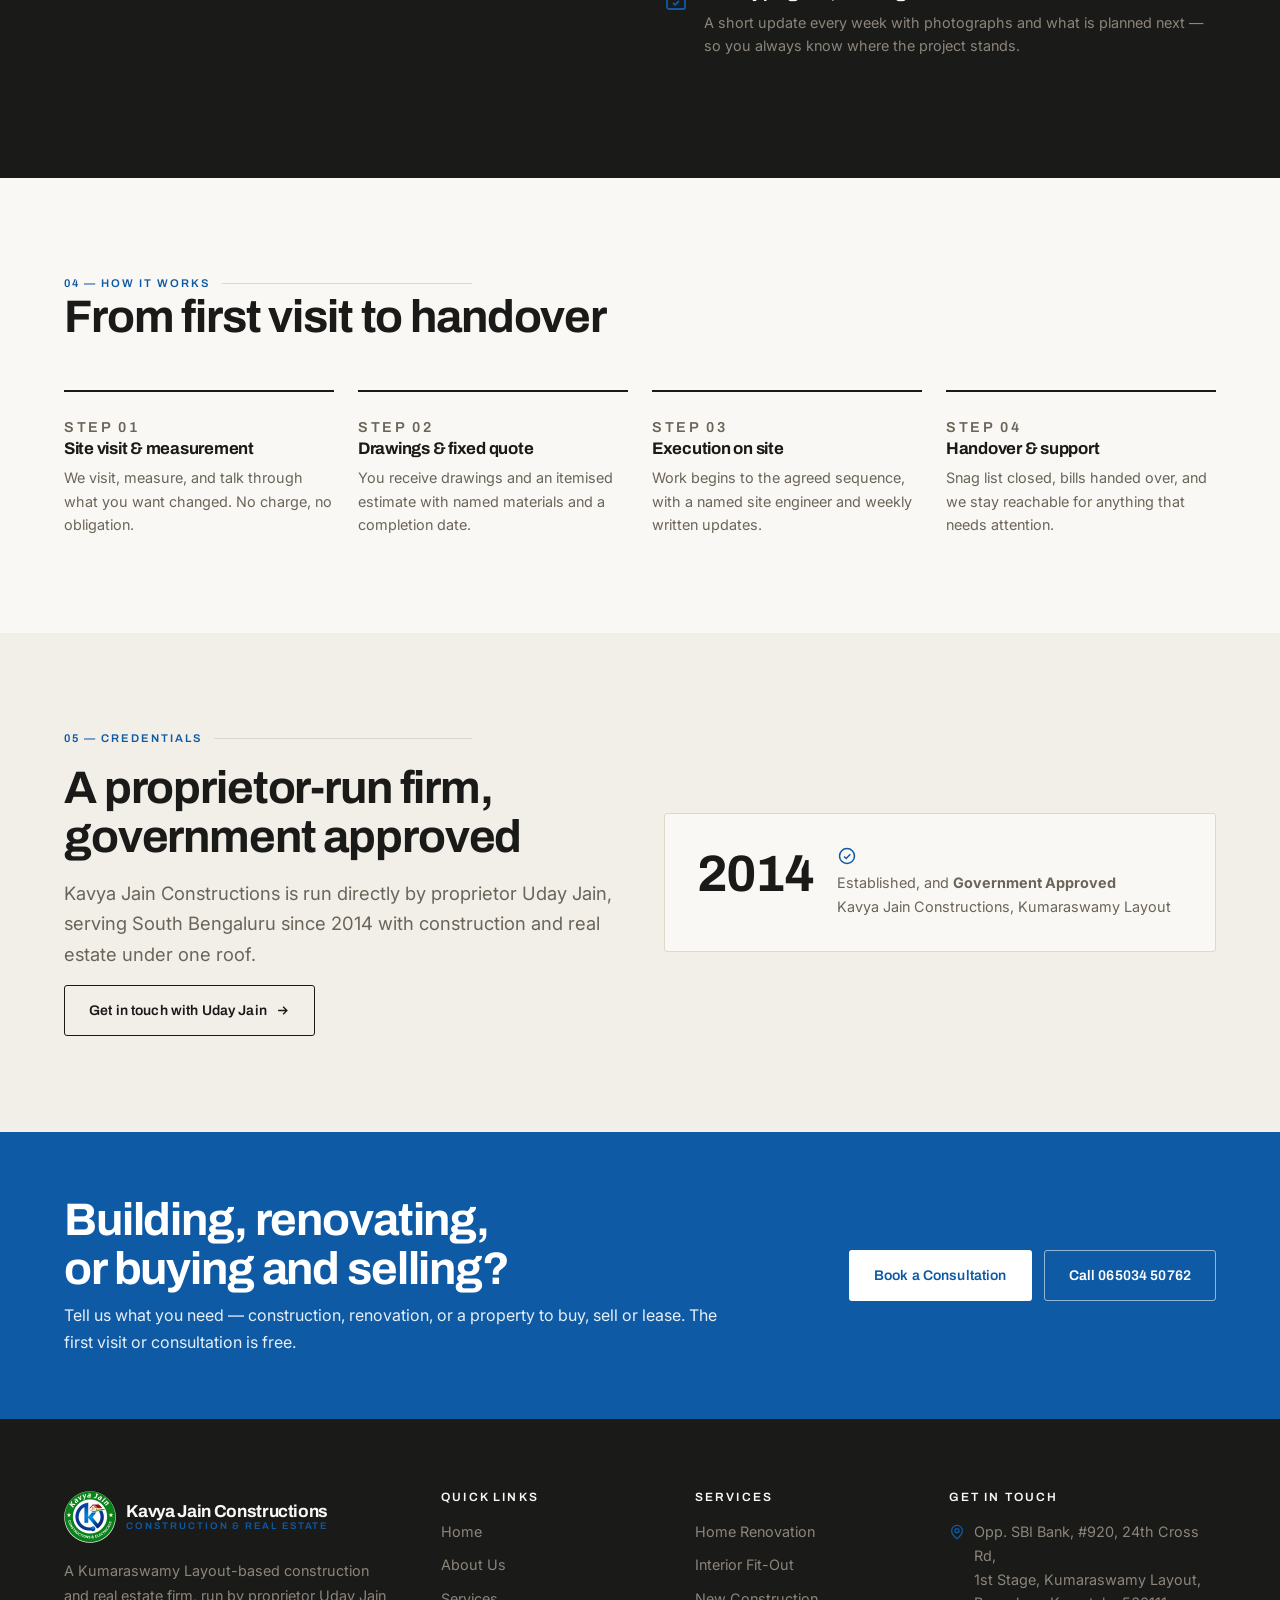
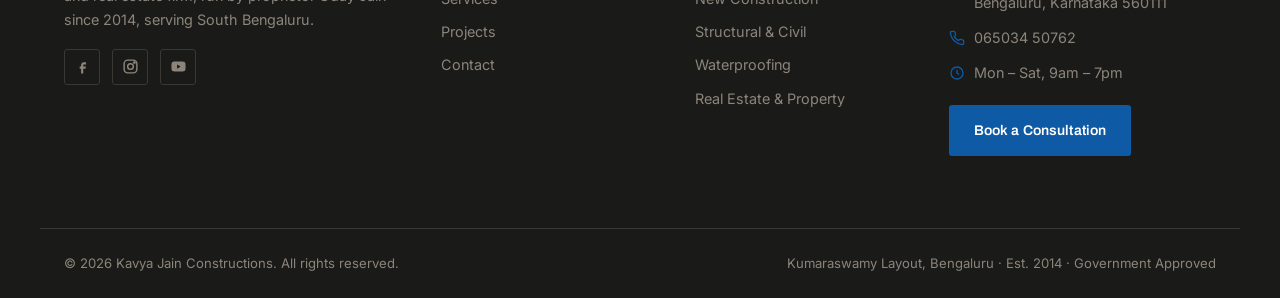
<file: realestate/index.html>
<!DOCTYPE html>
<html lang="en-IN">
<head>
<meta charset="utf-8">
<meta name="viewport" content="width=device-width, initial-scale=1">
<title>Kavya Jain Constructions — Building Contractors &amp; Real Estate, Kumaraswamy Layout Bengaluru</title>
<meta name="description" content="Kavya Jain Constructions is a Kumaraswamy Layout-based construction and real estate firm led by proprietor Uday Jain, serving South Bengaluru since 2014. Call 065034 50762.">
<link rel="icon" href="assets/favicon.svg" type="image/svg+xml">
<link rel="preconnect" href="https://fonts.googleapis.com">
<link rel="preconnect" href="https://fonts.gstatic.com" crossorigin>
<link href="https://fonts.googleapis.com/css2?family=Archivo:wght@500;600;700&family=Inter:wght@400;500;600&display=swap" rel="stylesheet">
<link rel="stylesheet" href="assets/css/style.css">
</head>
<body>

<a class="skip-link" href="#main">Skip to content</a>

<!-- Header -->
<header class="header">
  <div class="wrap header__inner">
    <a class="logo" href="index.html">
      <img class="logo__mark" src="assets/logo.png" alt="Kavya Jain Constructions &amp; Electricals logo">
      <span class="logo__text">
        <span class="logo__name">Kavya Jain Constructions</span>
        <span class="logo__sub">Construction &amp; Real Estate</span>
      </span>
    </a>

    <nav class="nav" aria-label="Primary">
      <ul class="nav__list">
        <li><a class="nav__link is-active" href="index.html" aria-current="page">Home</a></li>
        <li><a class="nav__link" href="about.html">About</a></li>
        <li><a class="nav__link" href="services.html">Services</a></li>
        <li><a class="nav__link" href="projects.html">Projects</a></li>
        <li><a class="nav__link" href="contact.html">Contact</a></li>
      </ul>
    </nav>

    <a class="btn btn--primary header__cta" href="contact.html">
      Book a Consultation
      <svg class="btn__arrow" width="15" height="15" viewBox="0 0 24 24" fill="none" stroke="currentColor" stroke-width="2.2" aria-hidden="true"><path d="M5 12h14M13 6l6 6-6 6"/></svg>
    </a>

    <button class="nav-toggle" type="button" aria-expanded="false" aria-controls="mobile-nav">
      <span class="visually-hidden">Menu</span>
      <span class="nav-toggle__bar" aria-hidden="true"></span>
      <span class="nav-toggle__bar" aria-hidden="true"></span>
      <span class="nav-toggle__bar" aria-hidden="true"></span>
    </button>
  </div>

  <div class="mobile-nav" id="mobile-nav">
    <ul class="mobile-nav__list">
      <li><a class="mobile-nav__link is-active" href="index.html">Home</a></li>
      <li><a class="mobile-nav__link" href="about.html">About</a></li>
      <li><a class="mobile-nav__link" href="services.html">Services</a></li>
      <li><a class="mobile-nav__link" href="projects.html">Projects</a></li>
      <li><a class="mobile-nav__link" href="contact.html">Contact</a></li>
    </ul>
    <div class="mobile-nav__cta">
      <a class="btn btn--primary" href="contact.html">Book a Consultation</a>
    </div>
  </div>
</header>

<main id="main">

  <!-- Hero: video only, no overlay copy by design -->
  <section class="hero">
    <video class="hero__video"
           autoplay muted loop playsinline
           preload="metadata"
           poster="Hero%20image.png">
      <source src="Hero%20video.mp4" type="video/mp4">
    </video>
    <span class="hero__cue" aria-hidden="true">
      Scroll
      <svg width="16" height="16" viewBox="0 0 24 24" fill="none" stroke="currentColor" stroke-width="2.2"><path d="M12 5v14M6 13l6 6 6-6"/></svg>
    </span>
  </section>

  <!-- Info strip -->
  <section class="infostrip" aria-label="Contact at a glance">
    <div class="wrap">
      <div class="infostrip__grid">
        <div class="infocard">
          <span class="infocard__icon" aria-hidden="true">
            <svg width="22" height="22" viewBox="0 0 24 24" fill="none" stroke="currentColor" stroke-width="2"><circle cx="12" cy="12" r="9"/><path d="M12 7v5l3 2"/></svg>
          </span>
          <span class="infocard__label">Working hours</span>
          <span class="infocard__value">Mon &ndash; Sat, 9am &ndash; 7pm</span>
          <span class="infocard__note">Sunday site visits on request</span>
        </div>

        <a class="infocard" href="tel:+916503450762">
          <span class="infocard__icon" aria-hidden="true">
            <svg width="22" height="22" viewBox="0 0 24 24" fill="none" stroke="currentColor" stroke-width="2"><path d="M22 16.9v3a2 2 0 01-2.2 2 19.8 19.8 0 01-8.6-3.1 19.5 19.5 0 01-6-6A19.8 19.8 0 012.1 4.2 2 2 0 014.1 2h3a2 2 0 012 1.7c.1 1 .4 1.9.7 2.8a2 2 0 01-.5 2.1L8.1 9.9a16 16 0 006 6l1.3-1.2a2 2 0 012.1-.5c.9.3 1.8.6 2.8.7a2 2 0 011.7 2z"/></svg>
          </span>
          <span class="infocard__label">Call any time</span>
          <span class="infocard__value">065034 50762</span>
          <span class="infocard__note">Speak to the site team direct</span>
        </a>

        <a class="infocard" href="https://www.google.com/maps/search/?api=1&amp;query=Kavya+Jain+Constructions+Opp+SBI+Bank+920+24th+Cross+Rd+1st+Stage+Kumaraswamy+Layout+Bengaluru+560111" target="_blank" rel="noopener">
          <span class="infocard__icon" aria-hidden="true">
            <svg width="22" height="22" viewBox="0 0 24 24" fill="none" stroke="currentColor" stroke-width="1.8"><circle cx="12" cy="12" r="9"/><path d="M8.5 12.5l2.5 2.5 5-5"/></svg>
          </span>
          <span class="infocard__label">Government Approved</span>
          <span class="infocard__value">Est. 2014</span>
          <span class="infocard__note">Proprietor: Uday Jain</span>
        </a>

        <a class="infocard infocard--accent" href="contact.html">
          <span class="infocard__icon" aria-hidden="true">
            <svg width="22" height="22" viewBox="0 0 24 24" fill="none" stroke="currentColor" stroke-width="2"><path d="M14 2H6a2 2 0 00-2 2v16a2 2 0 002 2h12a2 2 0 002-2V8z"/><path d="M14 2v6h6M9 15h6M9 11h3"/></svg>
          </span>
          <span class="infocard__label">Start a project</span>
          <span class="infocard__value">Book a consultation</span>
          <span class="infocard__note">Measured estimate, no obligation</span>
        </a>
      </div>
    </div>
  </section>

  <!-- Intro -->
  <section class="section intro">
    <div class="wrap">
      <div class="intro__grid">
        <div class="reveal reveal--left">
          <p class="sheet-label">01 &mdash; Kavya Jain Constructions</p>
          <h1>Construction and real estate, done properly.</h1>
          <p class="lede">Kavya Jain Constructions is a Kumaraswamy Layout-based firm run directly by proprietor Uday Jain. Since 2014 we have combined building construction, interiors and structural work with real estate dealing &mdash; buying, selling and leasing property &mdash; under one roof.</p>
          <div class="ctaband__actions" style="margin-top:2rem">
            <a class="btn btn--primary" href="services.html">
              Our Services
              <svg class="btn__arrow" width="15" height="15" viewBox="0 0 24 24" fill="none" stroke="currentColor" stroke-width="2.2" aria-hidden="true"><path d="M5 12h14M13 6l6 6-6 6"/></svg>
            </a>
            <a class="btn btn--outline" href="projects.html">View Projects</a>
          </div>
        </div>

        <aside class="intro__aside reveal reveal--right">
          <p class="sheet-label">Where we work</p>
          <p>Kumaraswamy Layout, JP Nagar, Banashankari, BTM Layout, Kanakapura Road, Uttarahalli, and the surrounding South Bengaluru neighbourhoods.</p>
          <p class="sheet-label" style="margin-top:2rem">What that means</p>
          <p style="margin-bottom:0">Best service for customers, whether you need something built, renovated, or bought and sold.</p>
        </aside>
      </div>
    </div>
  </section>

  <!-- Areas ticker -->
  <div class="marquee" aria-hidden="true">
    <div class="marquee__track">
      <div class="marquee__group">
        <span class="marquee__item">Kumaraswamy Layout <svg class="marquee__dot" width="8" height="8" viewBox="0 0 8 8" fill="currentColor"><circle cx="4" cy="4" r="4"/></svg></span>
        <span class="marquee__item">JP Nagar <svg class="marquee__dot" width="8" height="8" viewBox="0 0 8 8" fill="currentColor"><circle cx="4" cy="4" r="4"/></svg></span>
        <span class="marquee__item">Banashankari <svg class="marquee__dot" width="8" height="8" viewBox="0 0 8 8" fill="currentColor"><circle cx="4" cy="4" r="4"/></svg></span>
        <span class="marquee__item">BTM Layout <svg class="marquee__dot" width="8" height="8" viewBox="0 0 8 8" fill="currentColor"><circle cx="4" cy="4" r="4"/></svg></span>
        <span class="marquee__item">Kanakapura Road <svg class="marquee__dot" width="8" height="8" viewBox="0 0 8 8" fill="currentColor"><circle cx="4" cy="4" r="4"/></svg></span>
        <span class="marquee__item">Uttarahalli <svg class="marquee__dot" width="8" height="8" viewBox="0 0 8 8" fill="currentColor"><circle cx="4" cy="4" r="4"/></svg></span>
        <span class="marquee__item">Padmanabhanagar <svg class="marquee__dot" width="8" height="8" viewBox="0 0 8 8" fill="currentColor"><circle cx="4" cy="4" r="4"/></svg></span>
        <span class="marquee__item">Girinagar <svg class="marquee__dot" width="8" height="8" viewBox="0 0 8 8" fill="currentColor"><circle cx="4" cy="4" r="4"/></svg></span>
      </div>
      <div class="marquee__group">
        <span class="marquee__item">Kumaraswamy Layout <svg class="marquee__dot" width="8" height="8" viewBox="0 0 8 8" fill="currentColor"><circle cx="4" cy="4" r="4"/></svg></span>
        <span class="marquee__item">JP Nagar <svg class="marquee__dot" width="8" height="8" viewBox="0 0 8 8" fill="currentColor"><circle cx="4" cy="4" r="4"/></svg></span>
        <span class="marquee__item">Banashankari <svg class="marquee__dot" width="8" height="8" viewBox="0 0 8 8" fill="currentColor"><circle cx="4" cy="4" r="4"/></svg></span>
        <span class="marquee__item">BTM Layout <svg class="marquee__dot" width="8" height="8" viewBox="0 0 8 8" fill="currentColor"><circle cx="4" cy="4" r="4"/></svg></span>
        <span class="marquee__item">Kanakapura Road <svg class="marquee__dot" width="8" height="8" viewBox="0 0 8 8" fill="currentColor"><circle cx="4" cy="4" r="4"/></svg></span>
        <span class="marquee__item">Uttarahalli <svg class="marquee__dot" width="8" height="8" viewBox="0 0 8 8" fill="currentColor"><circle cx="4" cy="4" r="4"/></svg></span>
        <span class="marquee__item">Padmanabhanagar <svg class="marquee__dot" width="8" height="8" viewBox="0 0 8 8" fill="currentColor"><circle cx="4" cy="4" r="4"/></svg></span>
        <span class="marquee__item">Girinagar <svg class="marquee__dot" width="8" height="8" viewBox="0 0 8 8" fill="currentColor"><circle cx="4" cy="4" r="4"/></svg></span>
      </div>
    </div>
  </div>

  <!-- Services -->
  <section class="section section--bone2">
    <div class="wrap">
      <div class="section-head reveal">
        <p class="sheet-label">02 &mdash; Services</p>
        <h2>What we build, renovate and handle</h2>
        <p class="lede">Construction, interiors and real estate &mdash; the things we do properly, rather than a list of everything a firm could conceivably take on.</p>
      </div>

      <div class="grid grid--4">
        <article class="svc reveal">
          <span class="svc__num" aria-hidden="true">01</span>
          <span class="svc__icon" aria-hidden="true">
            <svg width="30" height="30" viewBox="0 0 24 24" fill="none" stroke="currentColor" stroke-width="1.8"><path d="M3 11l9-8 9 8"/><path d="M5 10v10h14V10"/><path d="M9 20v-6h6v6"/></svg>
          </span>
          <h3>Home Renovation</h3>
          <p>Full-home and room-by-room remodels &mdash; layout changes, flooring, plumbing, electricals and finishes, sequenced so you can move back in on schedule.</p>
          <a class="svc__link" href="services.html">Explore service <svg width="14" height="14" viewBox="0 0 24 24" fill="none" stroke="currentColor" stroke-width="2.4" aria-hidden="true"><path d="M5 12h14M13 6l6 6-6 6"/></svg></a>
        </article>

        <article class="svc reveal">
          <span class="svc__num" aria-hidden="true">02</span>
          <span class="svc__icon" aria-hidden="true">
            <svg width="30" height="30" viewBox="0 0 24 24" fill="none" stroke="currentColor" stroke-width="1.8"><rect x="3" y="3" width="18" height="18" rx="2"/><path d="M3 9h18M9 9v12"/></svg>
          </span>
          <h3>Interior Fit-Out</h3>
          <p>Modular kitchens, wardrobes, false ceilings, wall panelling and painting &mdash; built to the drawing, with hardware you can actually get serviced later.</p>
          <a class="svc__link" href="services.html">Explore service <svg width="14" height="14" viewBox="0 0 24 24" fill="none" stroke="currentColor" stroke-width="2.4" aria-hidden="true"><path d="M5 12h14M13 6l6 6-6 6"/></svg></a>
        </article>

        <article class="svc reveal">
          <span class="svc__num" aria-hidden="true">03</span>
          <span class="svc__icon" aria-hidden="true">
            <svg width="30" height="30" viewBox="0 0 24 24" fill="none" stroke="currentColor" stroke-width="1.8"><path d="M4 21V7l8-4 8 4v14"/><path d="M9 21v-5h6v5M9 11h.01M15 11h.01"/></svg>
          </span>
          <h3>New Construction</h3>
          <p>Independent houses and residential builds from foundation to handover, including drawings, approvals coordination and structural execution.</p>
          <a class="svc__link" href="services.html">Explore service <svg width="14" height="14" viewBox="0 0 24 24" fill="none" stroke="currentColor" stroke-width="2.4" aria-hidden="true"><path d="M5 12h14M13 6l6 6-6 6"/></svg></a>
        </article>

        <article class="svc reveal">
          <span class="svc__num" aria-hidden="true">04</span>
          <span class="svc__icon" aria-hidden="true">
            <svg width="30" height="30" viewBox="0 0 24 24" fill="none" stroke="currentColor" stroke-width="1.8"><path d="M2 20h20M5 20V9l7-5 7 5v11"/><path d="M9 20v-4h6v4"/></svg>
          </span>
          <h3>Structural &amp; Civil</h3>
          <p>RCC work, additional floors, extensions and structural repair &mdash; carried out to engineer-approved drawings, never by rule of thumb.</p>
          <a class="svc__link" href="services.html">Explore service <svg width="14" height="14" viewBox="0 0 24 24" fill="none" stroke="currentColor" stroke-width="2.4" aria-hidden="true"><path d="M5 12h14M13 6l6 6-6 6"/></svg></a>
        </article>

        <article class="svc reveal">
          <span class="svc__num" aria-hidden="true">05</span>
          <span class="svc__icon" aria-hidden="true">
            <svg width="30" height="30" viewBox="0 0 24 24" fill="none" stroke="currentColor" stroke-width="1.8"><path d="M12 2.7l5.7 7.3a7 7 0 11-11.4 0z"/></svg>
          </span>
          <h3>Waterproofing &amp; Repairs</h3>
          <p>Terrace, bathroom and external wall treatment that addresses the source of the seepage rather than painting over the symptom.</p>
          <a class="svc__link" href="services.html">Explore service <svg width="14" height="14" viewBox="0 0 24 24" fill="none" stroke="currentColor" stroke-width="2.4" aria-hidden="true"><path d="M5 12h14M13 6l6 6-6 6"/></svg></a>
        </article>

        <article class="svc reveal">
          <span class="svc__num" aria-hidden="true">06</span>
          <span class="svc__icon" aria-hidden="true">
            <svg width="30" height="30" viewBox="0 0 24 24" fill="none" stroke="currentColor" stroke-width="1.8"><path d="M9 11l3 3L22 4"/><path d="M21 12v7a2 2 0 01-2 2H5a2 2 0 01-2-2V5a2 2 0 012-2h11"/></svg>
          </span>
          <h3>Turnkey Management</h3>
          <p>One point of contact from first drawing to final handover &mdash; drawings, materials, labour and inspections coordinated so you are not chasing five vendors.</p>
          <a class="svc__link" href="services.html">Explore service <svg width="14" height="14" viewBox="0 0 24 24" fill="none" stroke="currentColor" stroke-width="2.4" aria-hidden="true"><path d="M5 12h14M13 6l6 6-6 6"/></svg></a>
        </article>

        <article class="svc reveal">
          <span class="svc__num" aria-hidden="true">07</span>
          <span class="svc__icon" aria-hidden="true">
            <svg width="30" height="30" viewBox="0 0 24 24" fill="none" stroke="currentColor" stroke-width="1.8"><circle cx="8" cy="15" r="4"/><path d="M11 12l9-9M17 3l3 3M14 6l3 3"/></svg>
          </span>
          <h3>Real Estate &amp; Property</h3>
          <p>Buying, selling and leasing of residential, commercial and agricultural properties &mdash; land, independent houses, residential plots and commercial rentals.</p>
          <a class="svc__link" href="services.html#real-estate">Explore service <svg width="14" height="14" viewBox="0 0 24 24" fill="none" stroke="currentColor" stroke-width="2.4" aria-hidden="true"><path d="M5 12h14M13 6l6 6-6 6"/></svg></a>
        </article>
      </div>
    </div>
  </section>

  <!-- Why us -->
  <section class="section section--ink">
    <div class="wrap">
      <div class="grid grid--2-wide" style="gap:3rem">
        <div class="reveal">
          <p class="sheet-label sheet-label--light">03 &mdash; Why Kavya Jain</p>
          <h2>Fewer surprises. That is the whole promise.</h2>
          <p style="color:var(--taupe)">Most construction and property complaints come down to three things: the price moved, the date moved, or nobody could tell you what was happening. We run every project and every deal specifically to close those three gaps.</p>
          <a class="btn btn--ghost-light" href="about.html" style="margin-top:1rem">More about us</a>
        </div>

        <div class="reveal">
          <div class="feature">
            <span class="feature__icon" aria-hidden="true"><svg width="24" height="24" viewBox="0 0 24 24" fill="none" stroke="currentColor" stroke-width="1.8"><path d="M12 22s8-4 8-10V5l-8-3-8 3v7c0 6 8 10 8 10z"/><path d="M9 12l2 2 4-4"/></svg></span>
            <div>
              <h3>Fixed scope, fixed quote</h3>
              <p>You get an itemised estimate against a measured drawing. If the scope changes, we price it in writing before the work starts &mdash; never after.</p>
            </div>
          </div>
          <div class="feature">
            <span class="feature__icon" aria-hidden="true"><svg width="24" height="24" viewBox="0 0 24 24" fill="none" stroke="currentColor" stroke-width="1.8"><path d="M16 21v-2a4 4 0 00-4-4H6a4 4 0 00-4 4v2"/><circle cx="9" cy="7" r="4"/><path d="M22 21v-2a4 4 0 00-3-3.9"/></svg></span>
            <div>
              <h3>One site engineer, start to finish</h3>
              <p>The same person who measured your home runs the site and answers your calls. No handing you between departments.</p>
            </div>
          </div>
          <div class="feature">
            <span class="feature__icon" aria-hidden="true"><svg width="24" height="24" viewBox="0 0 24 24" fill="none" stroke="currentColor" stroke-width="1.8"><path d="M21 16V8l-9-5-9 5v8l9 5z"/><path d="M3.3 7.3L12 12l8.7-4.7M12 12v10"/></svg></span>
            <div>
              <h3>Materials you can verify</h3>
              <p>Brands and specifications are named in the estimate. Bills are shared. What arrives on site is what you approved on paper.</p>
            </div>
          </div>
          <div class="feature">
            <span class="feature__icon" aria-hidden="true"><svg width="24" height="24" viewBox="0 0 24 24" fill="none" stroke="currentColor" stroke-width="1.8"><rect x="3" y="4" width="18" height="18" rx="2"/><path d="M16 2v4M8 2v4M3 10h18M9 16l2 2 4-4"/></svg></span>
            <div>
              <h3>Weekly progress, in writing</h3>
              <p>A short update every week with photographs and what is planned next &mdash; so you always know where the project stands.</p>
            </div>
          </div>
        </div>
      </div>
    </div>
  </section>

  <!-- Process -->
  <section class="section">
    <div class="wrap">
      <div class="section-head reveal">
        <p class="sheet-label">04 &mdash; How it works</p>
        <h2>From first visit to handover</h2>
      </div>
      <div class="grid grid--4">
        <div class="step reveal">
          <p class="step__num">Step 01</p>
          <h3>Site visit &amp; measurement</h3>
          <p>We visit, measure, and talk through what you want changed. No charge, no obligation.</p>
        </div>
        <div class="step reveal">
          <p class="step__num">Step 02</p>
          <h3>Drawings &amp; fixed quote</h3>
          <p>You receive drawings and an itemised estimate with named materials and a completion date.</p>
        </div>
        <div class="step reveal">
          <p class="step__num">Step 03</p>
          <h3>Execution on site</h3>
          <p>Work begins to the agreed sequence, with a named site engineer and weekly written updates.</p>
        </div>
        <div class="step reveal">
          <p class="step__num">Step 04</p>
          <h3>Handover &amp; support</h3>
          <p>Snag list closed, bills handed over, and we stay reachable for anything that needs attention.</p>
        </div>
      </div>
    </div>
  </section>

  <!-- Reviews -->
  <section class="section section--bone2">
    <div class="wrap">
      <div class="grid grid--2-wide" style="align-items:center;gap:3rem">
        <div class="reveal">
          <p class="sheet-label">05 &mdash; Credentials</p>
          <h2>A proprietor-run firm, government approved</h2>
          <p class="lede">Kavya Jain Constructions is run directly by proprietor Uday Jain, serving South Bengaluru since 2014 with construction and real estate under one roof.</p>
          <a class="btn btn--outline" href="contact.html">
            Get in touch with Uday Jain
            <svg class="btn__arrow" width="15" height="15" viewBox="0 0 24 24" fill="none" stroke="currentColor" stroke-width="2.2" aria-hidden="true"><path d="M5 12h14M13 6l6 6-6 6"/></svg>
          </a>
        </div>

        <div class="rating reveal">
          <div>
            <p class="rating__score">2014</p>
          </div>
          <div>
            <div class="rating__stars" aria-hidden="true">
              <svg width="20" height="20" viewBox="0 0 24 24" fill="none" stroke="currentColor" stroke-width="1.8"><circle cx="12" cy="12" r="9"/><path d="M8.5 12.5l2.5 2.5 5-5"/></svg>
            </div>
            <p class="rating__meta" style="margin:0">Established, and <strong>Government Approved</strong><br>Kavya Jain Constructions, Kumaraswamy Layout</p>
          </div>
        </div>
      </div>
    </div>
  </section>

  <!-- CTA -->
  <section class="ctaband">
    <div class="wrap ctaband__inner">
      <div>
        <h2>Building, renovating, or buying and selling?</h2>
        <p>Tell us what you need &mdash; construction, renovation, or a property to buy, sell or lease. The first visit or consultation is free.</p>
      </div>
      <div class="ctaband__actions">
        <a class="btn btn--on-clay" href="contact.html">Book a Consultation</a>
        <a class="btn btn--on-clay-outline" href="tel:+916503450762">Call 065034 50762</a>
      </div>
    </div>
  </section>

</main>

<!-- Footer -->
<footer class="footer">
  <div class="wrap footer__grid">
    <div>
      <a class="logo" href="index.html" style="margin-bottom:1rem">
        <img class="logo__mark" src="assets/logo.png" alt="Kavya Jain Constructions &amp; Electricals logo">
        <span class="logo__text">
          <span class="logo__name">Kavya Jain Constructions</span>
          <span class="logo__sub">Construction &amp; Real Estate</span>
        </span>
      </a>
      <p>A Kumaraswamy Layout-based construction and real estate firm, run by proprietor Uday Jain since 2014, serving South Bengaluru.</p>
      <div class="footer__social">
        <a href="#" aria-label="Kavya Jain Constructions on Facebook"><svg width="17" height="17" viewBox="0 0 24 24" fill="currentColor" aria-hidden="true"><path d="M14 9h3V6h-3c-2.2 0-4 1.8-4 4v2H8v3h2v7h3v-7h3l1-3h-4v-2c0-.6.4-1 1-1z"/></svg></a>
        <a href="#" aria-label="Kavya Jain Constructions on Instagram"><svg width="17" height="17" viewBox="0 0 24 24" fill="none" stroke="currentColor" stroke-width="2" aria-hidden="true"><rect x="3" y="3" width="18" height="18" rx="5"/><circle cx="12" cy="12" r="4"/><circle cx="17.5" cy="6.5" r="1" fill="currentColor"/></svg></a>
        <a href="#" aria-label="Kavya Jain Constructions on YouTube"><svg width="17" height="17" viewBox="0 0 24 24" fill="currentColor" aria-hidden="true"><path d="M22 12s0-3.3-.4-4.8a2.5 2.5 0 00-1.8-1.8C18.3 5 12 5 12 5s-6.3 0-7.8.4a2.5 2.5 0 00-1.8 1.8C2 8.7 2 12 2 12s0 3.3.4 4.8a2.5 2.5 0 001.8 1.8C5.7 19 12 19 12 19s6.3 0 7.8-.4a2.5 2.5 0 001.8-1.8C22 15.3 22 12 22 12zM10 15V9l5 3z"/></svg></a>
      </div>
    </div>

    <div>
      <h4>Quick links</h4>
      <ul class="footer__list">
        <li><a href="index.html">Home</a></li>
        <li><a href="about.html">About Us</a></li>
        <li><a href="services.html">Services</a></li>
        <li><a href="projects.html">Projects</a></li>
        <li><a href="contact.html">Contact</a></li>
      </ul>
    </div>

    <div>
      <h4>Services</h4>
      <ul class="footer__list">
        <li><a href="services.html">Home Renovation</a></li>
        <li><a href="services.html">Interior Fit-Out</a></li>
        <li><a href="services.html">New Construction</a></li>
        <li><a href="services.html">Structural &amp; Civil</a></li>
        <li><a href="services.html">Waterproofing</a></li>
        <li><a href="services.html">Real Estate &amp; Property</a></li>
      </ul>
    </div>

    <div>
      <h4>Get in touch</h4>
      <div class="footer__contact">
        <div>
          <svg width="16" height="16" viewBox="0 0 24 24" fill="none" stroke="currentColor" stroke-width="2" aria-hidden="true"><path d="M20 10c0 6-8 12-8 12s-8-6-8-12a8 8 0 0116 0z"/><circle cx="12" cy="10" r="3"/></svg>
          <span>Opp. SBI Bank, #920, 24th Cross Rd,<br>1st Stage, Kumaraswamy Layout,<br>Bengaluru, Karnataka 560111</span>
        </div>
        <div>
          <svg width="16" height="16" viewBox="0 0 24 24" fill="none" stroke="currentColor" stroke-width="2" aria-hidden="true"><path d="M22 16.9v3a2 2 0 01-2.2 2 19.8 19.8 0 01-8.6-3.1 19.5 19.5 0 01-6-6A19.8 19.8 0 012.1 4.2 2 2 0 014.1 2h3a2 2 0 012 1.7c.1 1 .4 1.9.7 2.8a2 2 0 01-.5 2.1L8.1 9.9a16 16 0 006 6l1.3-1.2a2 2 0 012.1-.5c.9.3 1.8.6 2.8.7a2 2 0 011.7 2z"/></svg>
          <a href="tel:+916503450762">065034 50762</a>
        </div>
        <div>
          <svg width="16" height="16" viewBox="0 0 24 24" fill="none" stroke="currentColor" stroke-width="2" aria-hidden="true"><circle cx="12" cy="12" r="9"/><path d="M12 7v5l3 2"/></svg>
          <span>Mon &ndash; Sat, 9am &ndash; 7pm</span>
        </div>
      </div>
      <a class="btn btn--primary" href="contact.html" style="margin-top:1.25rem">Book a Consultation</a>
    </div>
  </div>

  <div class="wrap footer__bottom">
    <span>&copy; <span data-year>2026</span> Kavya Jain Constructions. All rights reserved.</span>
    <span>Kumaraswamy Layout, Bengaluru &middot; Est. 2014 &middot; Government Approved</span>
  </div>
</footer>

<a class="callfab" href="tel:+916503450762">
  <svg width="17" height="17" viewBox="0 0 24 24" fill="none" stroke="currentColor" stroke-width="2.2" aria-hidden="true"><path d="M22 16.9v3a2 2 0 01-2.2 2 19.8 19.8 0 01-8.6-3.1 19.5 19.5 0 01-6-6A19.8 19.8 0 012.1 4.2 2 2 0 014.1 2h3a2 2 0 012 1.7c.1 1 .4 1.9.7 2.8a2 2 0 01-.5 2.1L8.1 9.9a16 16 0 006 6l1.3-1.2a2 2 0 012.1-.5c.9.3 1.8.6 2.8.7a2 2 0 011.7 2z"/></svg>
  Call us
</a>

<script src="assets/js/main.js"></script>
</body>
</html>
</file>
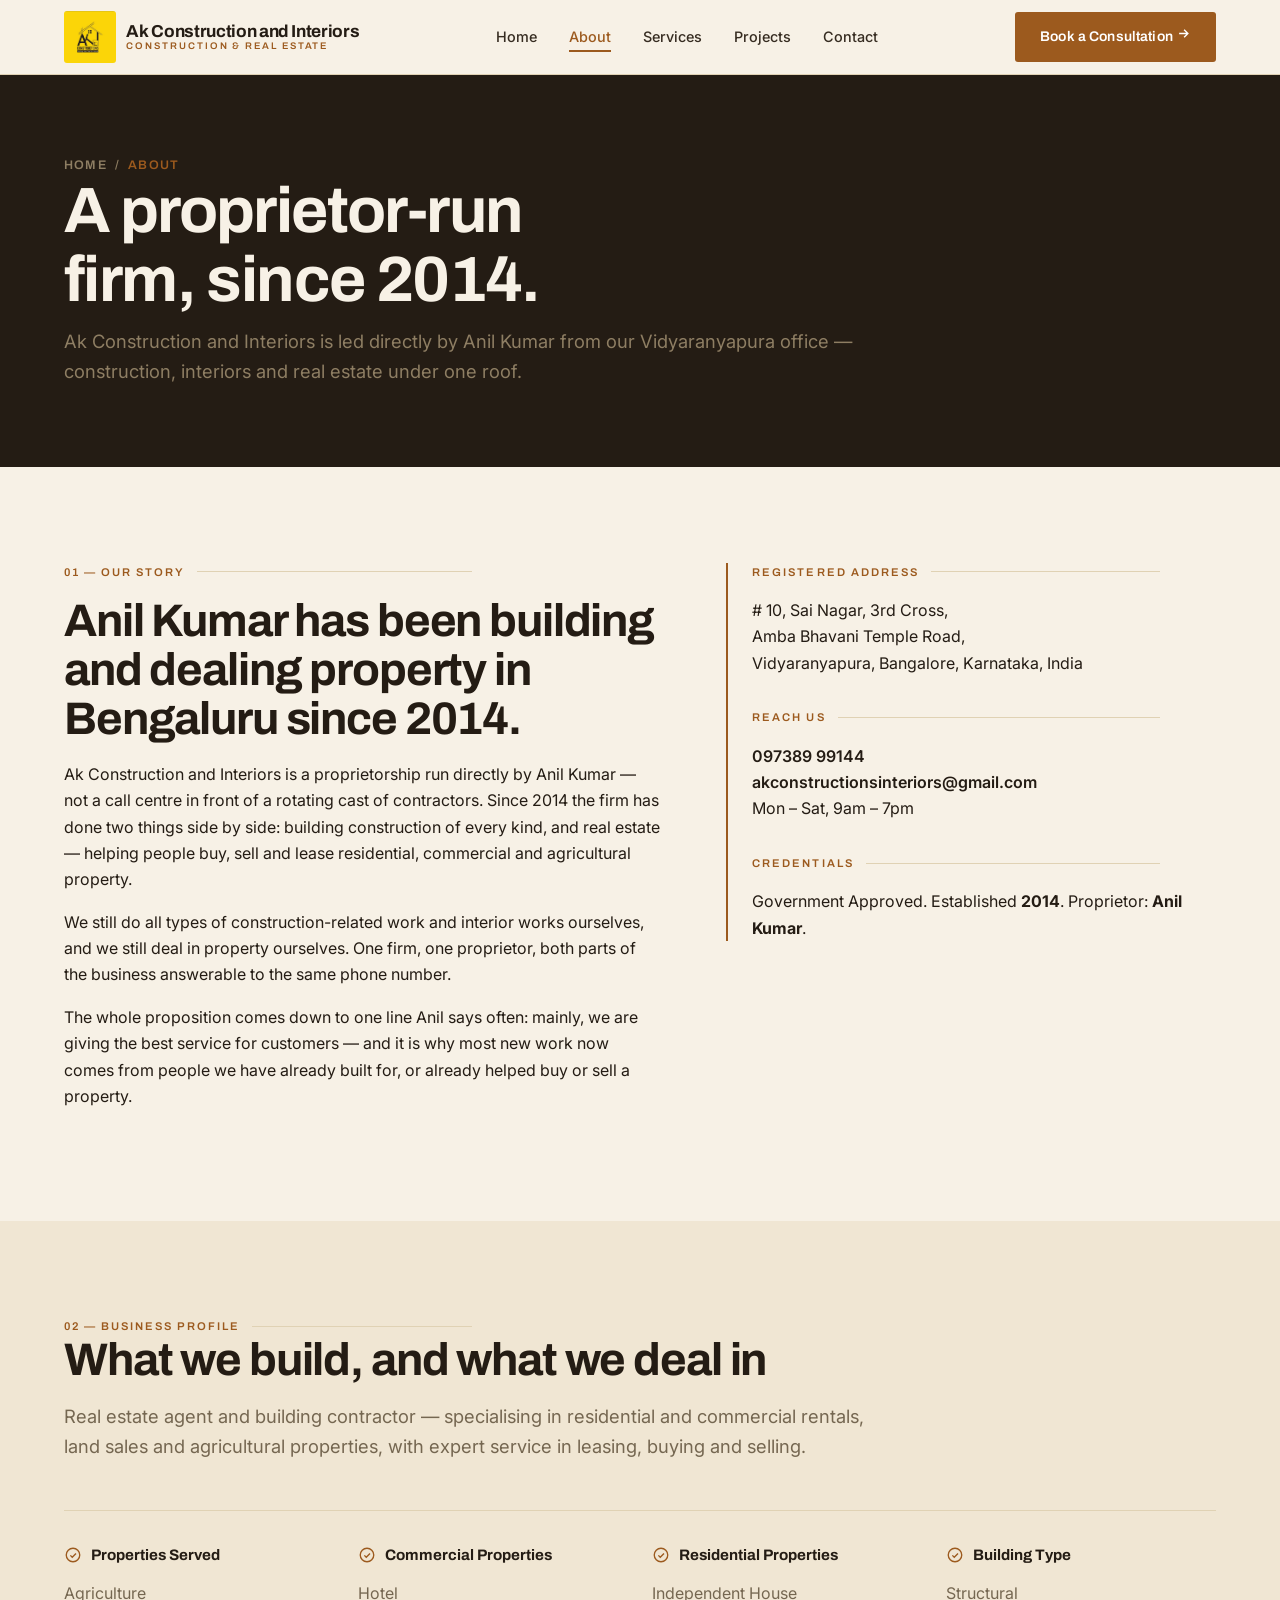
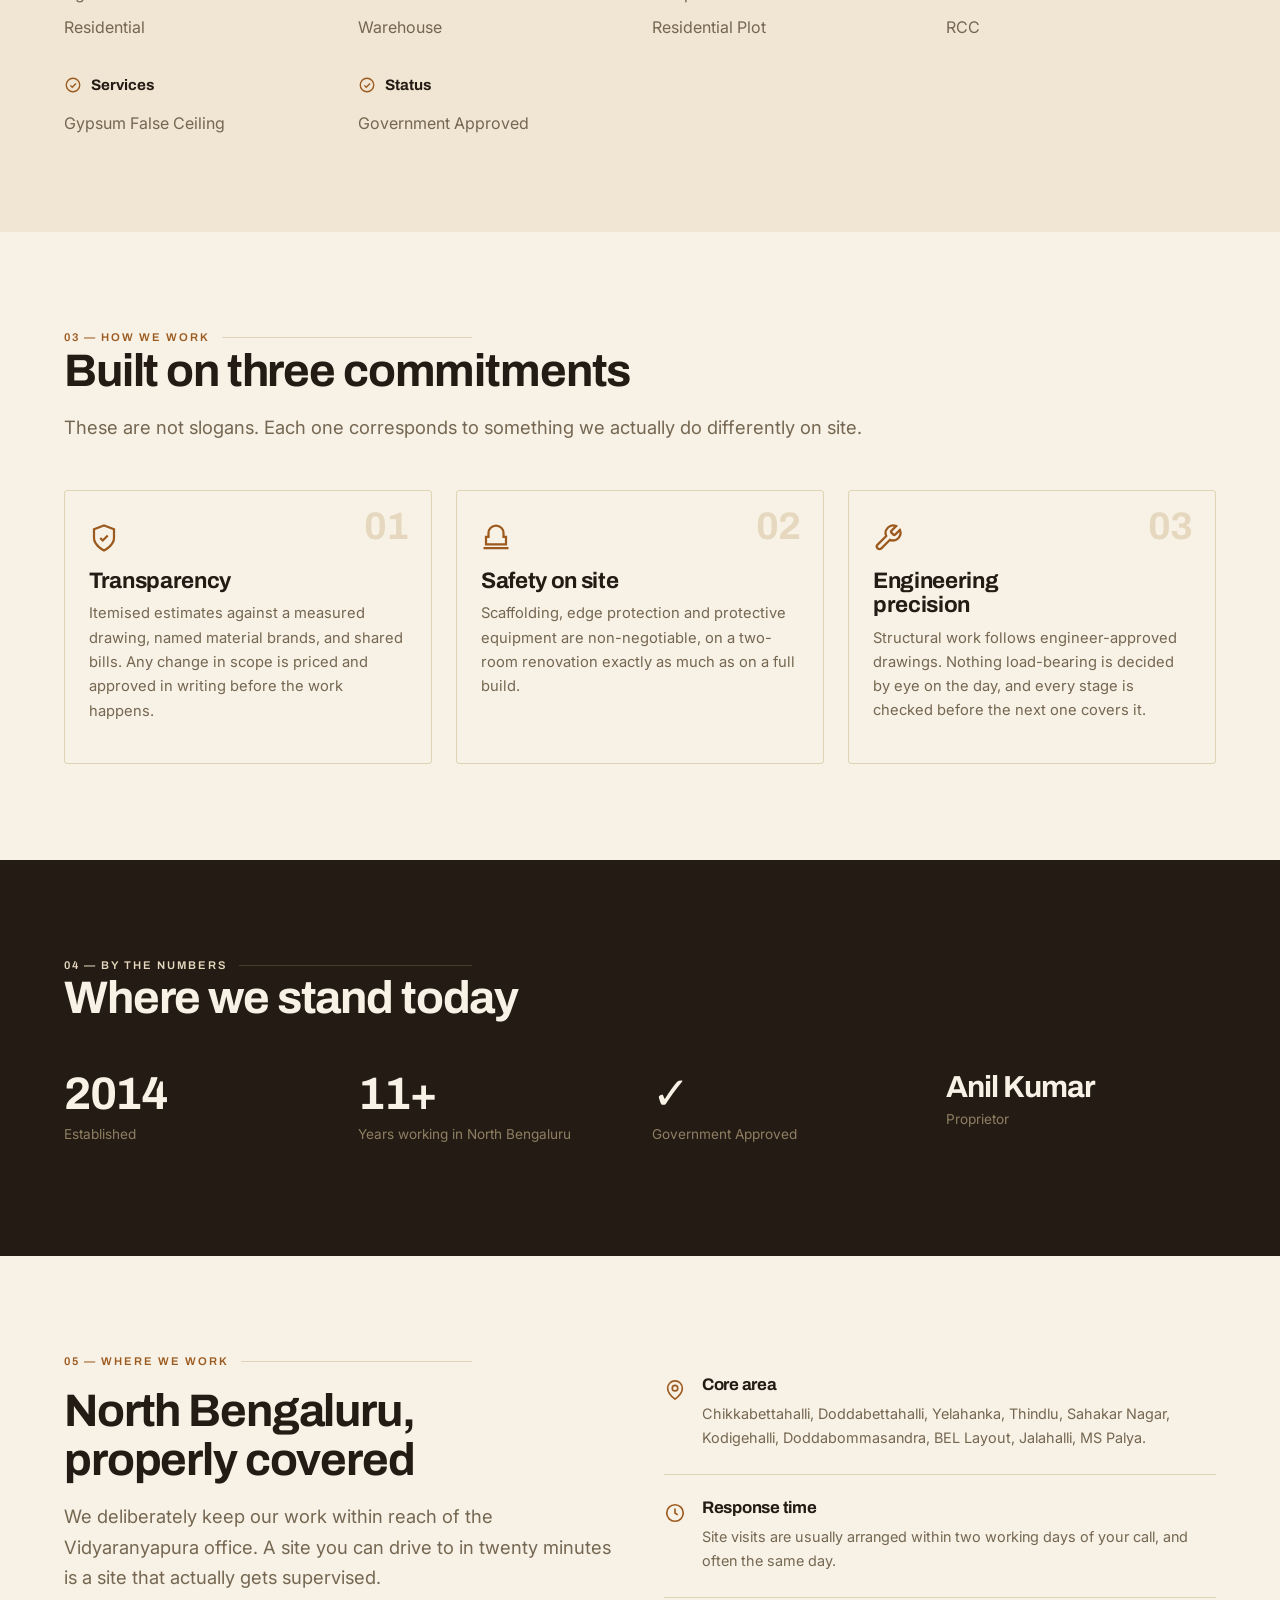
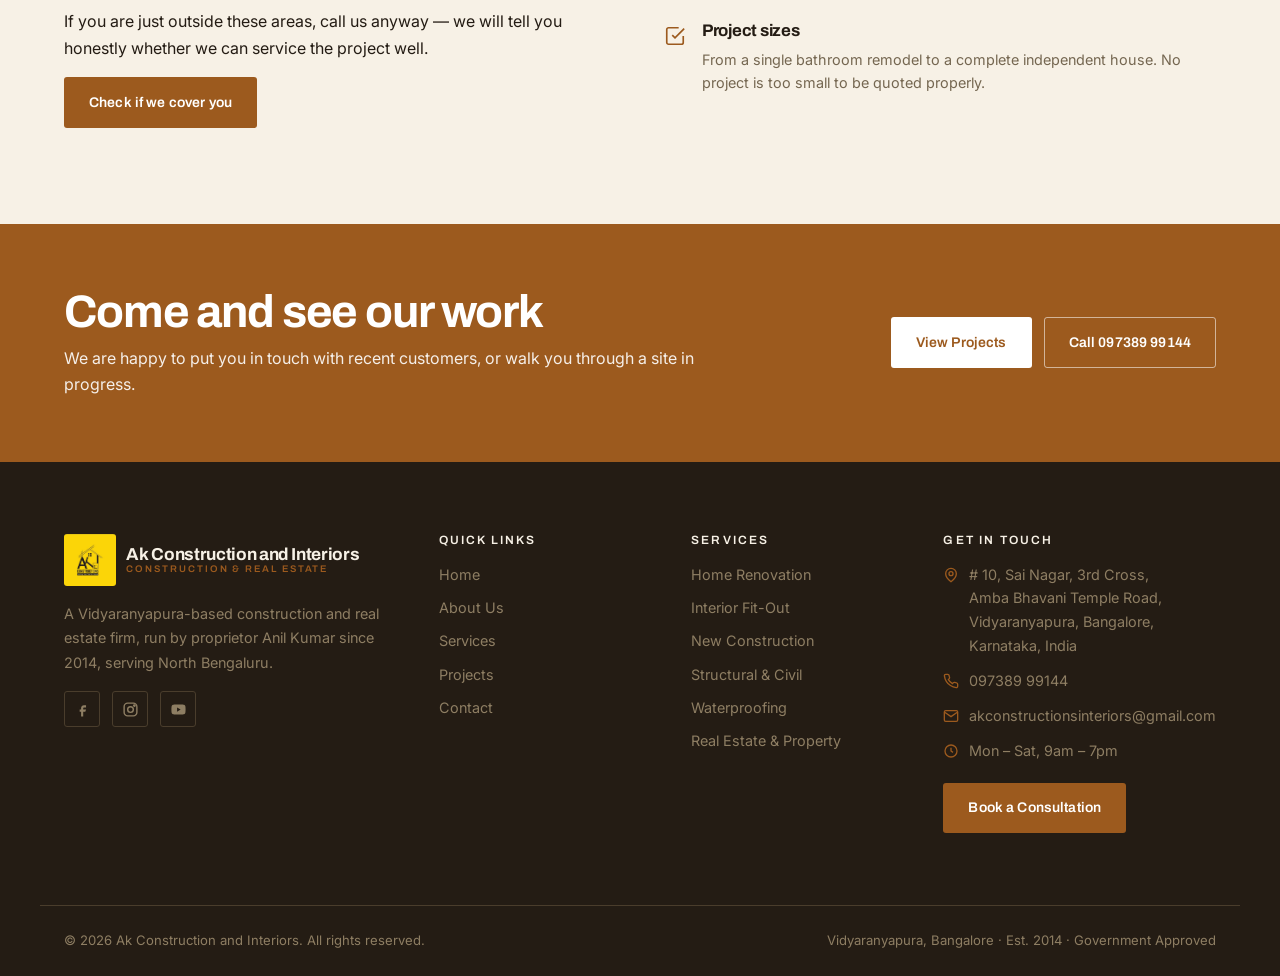
<file: about.html>
<!DOCTYPE html>
<html lang="en-IN">
<head>
<meta charset="utf-8">
<meta name="viewport" content="width=device-width, initial-scale=1">
<title>About Us — Ak Construction and Interiors, Vidyaranyapura Bangalore</title>
<meta name="description" content="Ak Construction and Interiors, led by proprietor Anil Kumar, has served North Bengaluru since 2014 with building construction, interior works and real estate consulting.">
<link rel="icon" href="assets/favicon.svg" type="image/svg+xml">
<link rel="preconnect" href="https://fonts.googleapis.com">
<link rel="preconnect" href="https://fonts.gstatic.com" crossorigin>
<link href="https://fonts.googleapis.com/css2?family=Archivo:wght@500;600;700&family=Inter:wght@400;500;600&display=swap" rel="stylesheet">
<link rel="stylesheet" href="assets/css/style.css">
</head>
<body>

<a class="skip-link" href="#main">Skip to content</a>

<header class="header">
  <div class="wrap header__inner">
    <a class="logo" href="index.html">
      <img class="logo__mark" src="assets/ak-logo.jpg" alt="Ak Construction and Interiors logo">
      <span class="logo__text">
        <span class="logo__name">Ak Construction and Interiors</span>
        <span class="logo__sub">Construction &amp; Real Estate</span>
      </span>
    </a>

    <nav class="nav" aria-label="Primary">
      <ul class="nav__list">
        <li><a class="nav__link" href="index.html">Home</a></li>
        <li><a class="nav__link is-active" href="about.html" aria-current="page">About</a></li>
        <li><a class="nav__link" href="services.html">Services</a></li>
        <li><a class="nav__link" href="projects.html">Projects</a></li>
        <li><a class="nav__link" href="contact.html">Contact</a></li>
      </ul>
    </nav>

    <a class="btn btn--primary header__cta" href="contact.html">
      Book a Consultation
      <svg class="btn__arrow" width="15" height="15" viewBox="0 0 24 24" fill="none" stroke="currentColor" stroke-width="2.2" aria-hidden="true"><path d="M5 12h14M13 6l6 6-6 6"/></svg>
    </a>

    <button class="nav-toggle" type="button" aria-expanded="false" aria-controls="mobile-nav">
      <span class="visually-hidden">Menu</span>
      <span class="nav-toggle__bar" aria-hidden="true"></span>
      <span class="nav-toggle__bar" aria-hidden="true"></span>
      <span class="nav-toggle__bar" aria-hidden="true"></span>
    </button>
  </div>

  <div class="mobile-nav" id="mobile-nav">
    <ul class="mobile-nav__list">
      <li><a class="mobile-nav__link" href="index.html">Home</a></li>
      <li><a class="mobile-nav__link is-active" href="about.html">About</a></li>
      <li><a class="mobile-nav__link" href="services.html">Services</a></li>
      <li><a class="mobile-nav__link" href="projects.html">Projects</a></li>
      <li><a class="mobile-nav__link" href="contact.html">Contact</a></li>
    </ul>
    <div class="mobile-nav__cta">
      <a class="btn btn--primary" href="contact.html">Book a Consultation</a>
    </div>
  </div>
</header>

<main id="main">

  <section class="pagehead">
    <div class="wrap">
      <p class="crumb"><a href="index.html">Home</a> <span aria-hidden="true">/</span> <span aria-current="page">About</span></p>
      <h1>A proprietor-run firm, since 2014.</h1>
      <p class="lede">Ak Construction and Interiors is led directly by Anil Kumar from our Vidyaranyapura office &mdash; construction, interiors and real estate under one roof.</p>
    </div>
  </section>

  <section class="section">
    <div class="wrap">
      <div class="intro__grid">
        <div class="reveal reveal--left">
          <p class="sheet-label">01 &mdash; Our story</p>
          <h2>Anil Kumar has been building and dealing property in Bengaluru since 2014.</h2>
          <p>Ak Construction and Interiors is a proprietorship run directly by Anil Kumar &mdash; not a call centre in front of a rotating cast of contractors. Since 2014 the firm has done two things side by side: building construction of every kind, and real estate &mdash; helping people buy, sell and lease residential, commercial and agricultural property.</p>
          <p>We still do all types of construction-related work and interior works ourselves, and we still deal in property ourselves. One firm, one proprietor, both parts of the business answerable to the same phone number.</p>
          <p>The whole proposition comes down to one line Anil says often: mainly, we are giving the best service for customers &mdash; and it is why most new work now comes from people we have already built for, or already helped buy or sell a property.</p>
        </div>

        <aside class="intro__aside reveal reveal--right">
          <p class="sheet-label">Registered address</p>
          <p># 10, Sai Nagar, 3rd Cross,<br>Amba Bhavani Temple Road,<br>Vidyaranyapura, Bangalore, Karnataka, India</p>

          <p class="sheet-label" style="margin-top:2rem">Reach us</p>
          <p><a href="tel:+919738999144" style="font-weight:600">097389 99144</a><br><a href="mailto:akconstructionsinteriors@gmail.com" style="font-weight:600">akconstructionsinteriors@gmail.com</a><br>Mon &ndash; Sat, 9am &ndash; 7pm</p>

          <p class="sheet-label" style="margin-top:2rem">Credentials</p>
          <p style="margin-bottom:0">Government Approved. Established <strong>2014</strong>. Proprietor: <strong>Anil Kumar</strong>.</p>
        </aside>
      </div>
    </div>
  </section>

  <!-- Business profile -->
  <section class="section section--bone2">
    <div class="wrap">
      <div class="section-head reveal">
        <p class="sheet-label">02 &mdash; Business profile</p>
        <h2>What we build, and what we deal in</h2>
        <p class="lede">Real estate agent and building contractor &mdash; specialising in residential and commercial rentals, land sales and agricultural properties, with expert service in leasing, buying and selling.</p>
      </div>

      <div class="profile-grid reveal">
        <div class="profile-item">
          <p class="profile-item__label"><svg width="18" height="18" viewBox="0 0 24 24" fill="none" stroke="currentColor" stroke-width="1.8"><circle cx="12" cy="12" r="9"/><path d="M8.5 12.5l2.5 2.5 5-5"/></svg> Properties Served</p>
          <ul class="footer__list" style="color:var(--muted);gap:0.5rem">
            <li>Agriculture</li>
            <li>Residential</li>
          </ul>
        </div>
        <div class="profile-item">
          <p class="profile-item__label"><svg width="18" height="18" viewBox="0 0 24 24" fill="none" stroke="currentColor" stroke-width="1.8"><circle cx="12" cy="12" r="9"/><path d="M8.5 12.5l2.5 2.5 5-5"/></svg> Commercial Properties</p>
          <ul class="footer__list" style="color:var(--muted);gap:0.5rem">
            <li>Hotel</li>
            <li>Warehouse</li>
          </ul>
        </div>
        <div class="profile-item">
          <p class="profile-item__label"><svg width="18" height="18" viewBox="0 0 24 24" fill="none" stroke="currentColor" stroke-width="1.8"><circle cx="12" cy="12" r="9"/><path d="M8.5 12.5l2.5 2.5 5-5"/></svg> Residential Properties</p>
          <ul class="footer__list" style="color:var(--muted);gap:0.5rem">
            <li>Independent House</li>
            <li>Residential Plot</li>
          </ul>
        </div>
        <div class="profile-item">
          <p class="profile-item__label"><svg width="18" height="18" viewBox="0 0 24 24" fill="none" stroke="currentColor" stroke-width="1.8"><circle cx="12" cy="12" r="9"/><path d="M8.5 12.5l2.5 2.5 5-5"/></svg> Building Type</p>
          <ul class="footer__list" style="color:var(--muted);gap:0.5rem">
            <li>Structural</li>
            <li>RCC</li>
          </ul>
        </div>
        <div class="profile-item">
          <p class="profile-item__label"><svg width="18" height="18" viewBox="0 0 24 24" fill="none" stroke="currentColor" stroke-width="1.8"><circle cx="12" cy="12" r="9"/><path d="M8.5 12.5l2.5 2.5 5-5"/></svg> Services</p>
          <ul class="footer__list" style="color:var(--muted);gap:0.5rem">
            <li>Gypsum False Ceiling</li>
          </ul>
        </div>
        <div class="profile-item">
          <p class="profile-item__label"><svg width="18" height="18" viewBox="0 0 24 24" fill="none" stroke="currentColor" stroke-width="1.8"><circle cx="12" cy="12" r="9"/><path d="M8.5 12.5l2.5 2.5 5-5"/></svg> Status</p>
          <ul class="footer__list" style="color:var(--muted);gap:0.5rem">
            <li>Government Approved</li>
          </ul>
        </div>
      </div>
    </div>
  </section>

  <!-- Values -->
  <section class="section">
    <div class="wrap">
      <div class="section-head reveal">
        <p class="sheet-label">03 &mdash; How we work</p>
        <h2>Built on three commitments</h2>
        <p class="lede">These are not slogans. Each one corresponds to something we actually do differently on site.</p>
      </div>

      <div class="grid grid--3">
        <article class="svc reveal">
          <span class="svc__num" aria-hidden="true">01</span>
          <span class="svc__icon" aria-hidden="true">
            <svg width="30" height="30" viewBox="0 0 24 24" fill="none" stroke="currentColor" stroke-width="1.8"><path d="M12 22s8-4 8-10V5l-8-3-8 3v7c0 6 8 10 8 10z"/><path d="M9 12l2 2 4-4"/></svg>
          </span>
          <h3>Transparency</h3>
          <p>Itemised estimates against a measured drawing, named material brands, and shared bills. Any change in scope is priced and approved in writing before the work happens.</p>
        </article>

        <article class="svc reveal">
          <span class="svc__num" aria-hidden="true">02</span>
          <span class="svc__icon" aria-hidden="true">
            <svg width="30" height="30" viewBox="0 0 24 24" fill="none" stroke="currentColor" stroke-width="1.8"><path d="M12 2a6 6 0 00-6 6v3H4v6h16v-6h-2V8a6 6 0 00-6-6z"/><path d="M2 20h20"/></svg>
          </span>
          <h3>Safety on site</h3>
          <p>Scaffolding, edge protection and protective equipment are non-negotiable, on a two-room renovation exactly as much as on a full build.</p>
        </article>

        <article class="svc reveal">
          <span class="svc__num" aria-hidden="true">03</span>
          <span class="svc__icon" aria-hidden="true">
            <svg width="30" height="30" viewBox="0 0 24 24" fill="none" stroke="currentColor" stroke-width="1.8"><path d="M14.7 6.3a1 1 0 000 1.4l1.6 1.6a1 1 0 001.4 0l3.8-3.8a6 6 0 01-7.9 7.9l-6.9 6.9a2.1 2.1 0 01-3-3l6.9-6.9a6 6 0 017.9-7.9z"/></svg>
          </span>
          <h3>Engineering precision</h3>
          <p>Structural work follows engineer-approved drawings. Nothing load-bearing is decided by eye on the day, and every stage is checked before the next one covers it.</p>
        </article>
      </div>
    </div>
  </section>

  <!-- Stats: established year, years active, and credentials — all as given by the proprietor. -->
  <section class="section section--ink">
    <div class="wrap">
      <div class="section-head reveal">
        <p class="sheet-label sheet-label--light">04 &mdash; By the numbers</p>
        <h2>Where we stand today</h2>
      </div>
      <div class="stats reveal">
        <div class="stat">
          <p class="stat__value">2014</p>
          <p class="stat__label">Established</p>
        </div>
        <div class="stat">
          <p class="stat__value" data-count="12" data-suffix="+">12+</p>
          <p class="stat__label">Years working in North Bengaluru</p>
        </div>
        <div class="stat">
          <p class="stat__value">&#10003;</p>
          <p class="stat__label">Government Approved</p>
        </div>
        <div class="stat">
          <p class="stat__value" style="font-size:clamp(1.3rem,3vw,1.9rem)">Anil Kumar</p>
          <p class="stat__label">Proprietor</p>
        </div>
      </div>
    </div>
  </section>

  <!-- Service area -->
  <section class="section">
    <div class="wrap">
      <div class="grid grid--2-wide" style="gap:3rem;align-items:start">
        <div class="reveal">
          <p class="sheet-label">05 &mdash; Where we work</p>
          <h2>North Bengaluru, properly covered</h2>
          <p class="lede">We deliberately keep our work within reach of the Vidyaranyapura office. A site you can drive to in twenty minutes is a site that actually gets supervised.</p>
          <p>If you are just outside these areas, call us anyway &mdash; we will tell you honestly whether we can service the project well.</p>
          <a class="btn btn--primary" href="contact.html">Check if we cover you</a>
        </div>

        <div class="reveal">
          <div class="feature" style="border-bottom-color:var(--hairline)">
            <span class="feature__icon" aria-hidden="true"><svg width="22" height="22" viewBox="0 0 24 24" fill="none" stroke="currentColor" stroke-width="1.8"><path d="M20 10c0 6-8 12-8 12s-8-6-8-12a8 8 0 0116 0z"/><circle cx="12" cy="10" r="3"/></svg></span>
            <div>
              <h3>Core area</h3>
              <p style="color:var(--muted)">Chikkabettahalli, Doddabettahalli, Yelahanka, Thindlu, Sahakar Nagar, Kodigehalli, Doddabommasandra, BEL Layout, Jalahalli, MS Palya.</p>
            </div>
          </div>
          <div class="feature" style="border-bottom-color:var(--hairline)">
            <span class="feature__icon" aria-hidden="true"><svg width="22" height="22" viewBox="0 0 24 24" fill="none" stroke="currentColor" stroke-width="1.8"><circle cx="12" cy="12" r="9"/><path d="M12 7v5l3 2"/></svg></span>
            <div>
              <h3>Response time</h3>
              <p style="color:var(--muted)">Site visits are usually arranged within two working days of your call, and often the same day.</p>
            </div>
          </div>
          <div class="feature" style="border-bottom:0">
            <span class="feature__icon" aria-hidden="true"><svg width="22" height="22" viewBox="0 0 24 24" fill="none" stroke="currentColor" stroke-width="1.8"><path d="M9 11l3 3L22 4"/><path d="M21 12v7a2 2 0 01-2 2H5a2 2 0 01-2-2V5a2 2 0 012-2h11"/></svg></span>
            <div>
              <h3>Project sizes</h3>
              <p style="color:var(--muted)">From a single bathroom remodel to a complete independent house. No project is too small to be quoted properly.</p>
            </div>
          </div>
        </div>
      </div>
    </div>
  </section>

  <section class="ctaband">
    <div class="wrap ctaband__inner">
      <div>
        <h2>Come and see our work</h2>
        <p>We are happy to put you in touch with recent customers, or walk you through a site in progress.</p>
      </div>
      <div class="ctaband__actions">
        <a class="btn btn--on-clay" href="projects.html">View Projects</a>
        <a class="btn btn--on-clay-outline" href="tel:+919738999144">Call 097389 99144</a>
      </div>
    </div>
  </section>

</main>

<footer class="footer">
  <div class="wrap footer__grid">
    <div>
      <a class="logo" href="index.html" style="margin-bottom:1rem">
        <img class="logo__mark" src="assets/ak-logo.jpg" alt="Ak Construction and Interiors logo">
        <span class="logo__text">
          <span class="logo__name">Ak Construction and Interiors</span>
          <span class="logo__sub">Construction &amp; Real Estate</span>
        </span>
      </a>
      <p>A Vidyaranyapura-based construction and real estate firm, run by proprietor Anil Kumar since 2014, serving North Bengaluru.</p>
      <div class="footer__social">
        <a href="#" aria-label="Ak Construction and Interiors on Facebook"><svg width="17" height="17" viewBox="0 0 24 24" fill="currentColor" aria-hidden="true"><path d="M14 9h3V6h-3c-2.2 0-4 1.8-4 4v2H8v3h2v7h3v-7h3l1-3h-4v-2c0-.6.4-1 1-1z"/></svg></a>
        <a href="#" aria-label="Ak Construction and Interiors on Instagram"><svg width="17" height="17" viewBox="0 0 24 24" fill="none" stroke="currentColor" stroke-width="2" aria-hidden="true"><rect x="3" y="3" width="18" height="18" rx="5"/><circle cx="12" cy="12" r="4"/><circle cx="17.5" cy="6.5" r="1" fill="currentColor"/></svg></a>
        <a href="#" aria-label="Ak Construction and Interiors on YouTube"><svg width="17" height="17" viewBox="0 0 24 24" fill="currentColor" aria-hidden="true"><path d="M22 12s0-3.3-.4-4.8a2.5 2.5 0 00-1.8-1.8C18.3 5 12 5 12 5s-6.3 0-7.8.4a2.5 2.5 0 00-1.8 1.8C2 8.7 2 12 2 12s0 3.3.4 4.8a2.5 2.5 0 001.8 1.8C5.7 19 12 19 12 19s6.3 0 7.8-.4a2.5 2.5 0 001.8-1.8C22 15.3 22 12 22 12zM10 15V9l5 3z"/></svg></a>
      </div>
    </div>

    <div>
      <h4>Quick links</h4>
      <ul class="footer__list">
        <li><a href="index.html">Home</a></li>
        <li><a href="about.html">About Us</a></li>
        <li><a href="services.html">Services</a></li>
        <li><a href="projects.html">Projects</a></li>
        <li><a href="contact.html">Contact</a></li>
      </ul>
    </div>

    <div>
      <h4>Services</h4>
      <ul class="footer__list">
        <li><a href="services.html">Home Renovation</a></li>
        <li><a href="services.html">Interior Fit-Out</a></li>
        <li><a href="services.html">New Construction</a></li>
        <li><a href="services.html">Structural &amp; Civil</a></li>
        <li><a href="services.html">Waterproofing</a></li>
        <li><a href="services.html">Real Estate &amp; Property</a></li>
      </ul>
    </div>

    <div>
      <h4>Get in touch</h4>
      <div class="footer__contact">
        <div>
          <svg width="16" height="16" viewBox="0 0 24 24" fill="none" stroke="currentColor" stroke-width="2" aria-hidden="true"><path d="M20 10c0 6-8 12-8 12s-8-6-8-12a8 8 0 0116 0z"/><circle cx="12" cy="10" r="3"/></svg>
          <span># 10, Sai Nagar, 3rd Cross,<br>Amba Bhavani Temple Road,<br>Vidyaranyapura, Bangalore, Karnataka, India</span>
        </div>
        <div>
          <svg width="16" height="16" viewBox="0 0 24 24" fill="none" stroke="currentColor" stroke-width="2" aria-hidden="true"><path d="M22 16.9v3a2 2 0 01-2.2 2 19.8 19.8 0 01-8.6-3.1 19.5 19.5 0 01-6-6A19.8 19.8 0 012.1 4.2 2 2 0 014.1 2h3a2 2 0 012 1.7c.1 1 .4 1.9.7 2.8a2 2 0 01-.5 2.1L8.1 9.9a16 16 0 006 6l1.3-1.2a2 2 0 012.1-.5c.9.3 1.8.6 2.8.7a2 2 0 011.7 2z"/></svg>
          <a href="tel:+919738999144">097389 99144</a>
        </div>
        <div>
          <svg width="16" height="16" viewBox="0 0 24 24" fill="none" stroke="currentColor" stroke-width="2" aria-hidden="true"><rect x="2" y="4" width="20" height="16" rx="2"/><path d="M2 6l10 7L22 6"/></svg>
          <a href="mailto:akconstructionsinteriors@gmail.com">akconstructionsinteriors@gmail.com</a>
        </div>
        <div>
          <svg width="16" height="16" viewBox="0 0 24 24" fill="none" stroke="currentColor" stroke-width="2" aria-hidden="true"><circle cx="12" cy="12" r="9"/><path d="M12 7v5l3 2"/></svg>
          <span>Mon &ndash; Sat, 9am &ndash; 7pm</span>
        </div>
      </div>
      <a class="btn btn--primary" href="contact.html" style="margin-top:1.25rem">Book a Consultation</a>
    </div>
  </div>

  <div class="wrap footer__bottom">
    <span>&copy; <span data-year>2026</span> Ak Construction and Interiors. All rights reserved.</span>
    <span>Vidyaranyapura, Bangalore &middot; Est. 2014 &middot; Government Approved</span>
  </div>
</footer>

<a class="callfab" href="tel:+919738999144">
  <svg width="17" height="17" viewBox="0 0 24 24" fill="none" stroke="currentColor" stroke-width="2.2" aria-hidden="true"><path d="M22 16.9v3a2 2 0 01-2.2 2 19.8 19.8 0 01-8.6-3.1 19.5 19.5 0 01-6-6A19.8 19.8 0 012.1 4.2 2 2 0 014.1 2h3a2 2 0 012 1.7c.1 1 .4 1.9.7 2.8a2 2 0 01-.5 2.1L8.1 9.9a16 16 0 006 6l1.3-1.2a2 2 0 012.1-.5c.9.3 1.8.6 2.8.7a2 2 0 011.7 2z"/></svg>
  Call us
</a>

<script src="assets/js/main.js"></script>
</body>
</html>
</file>
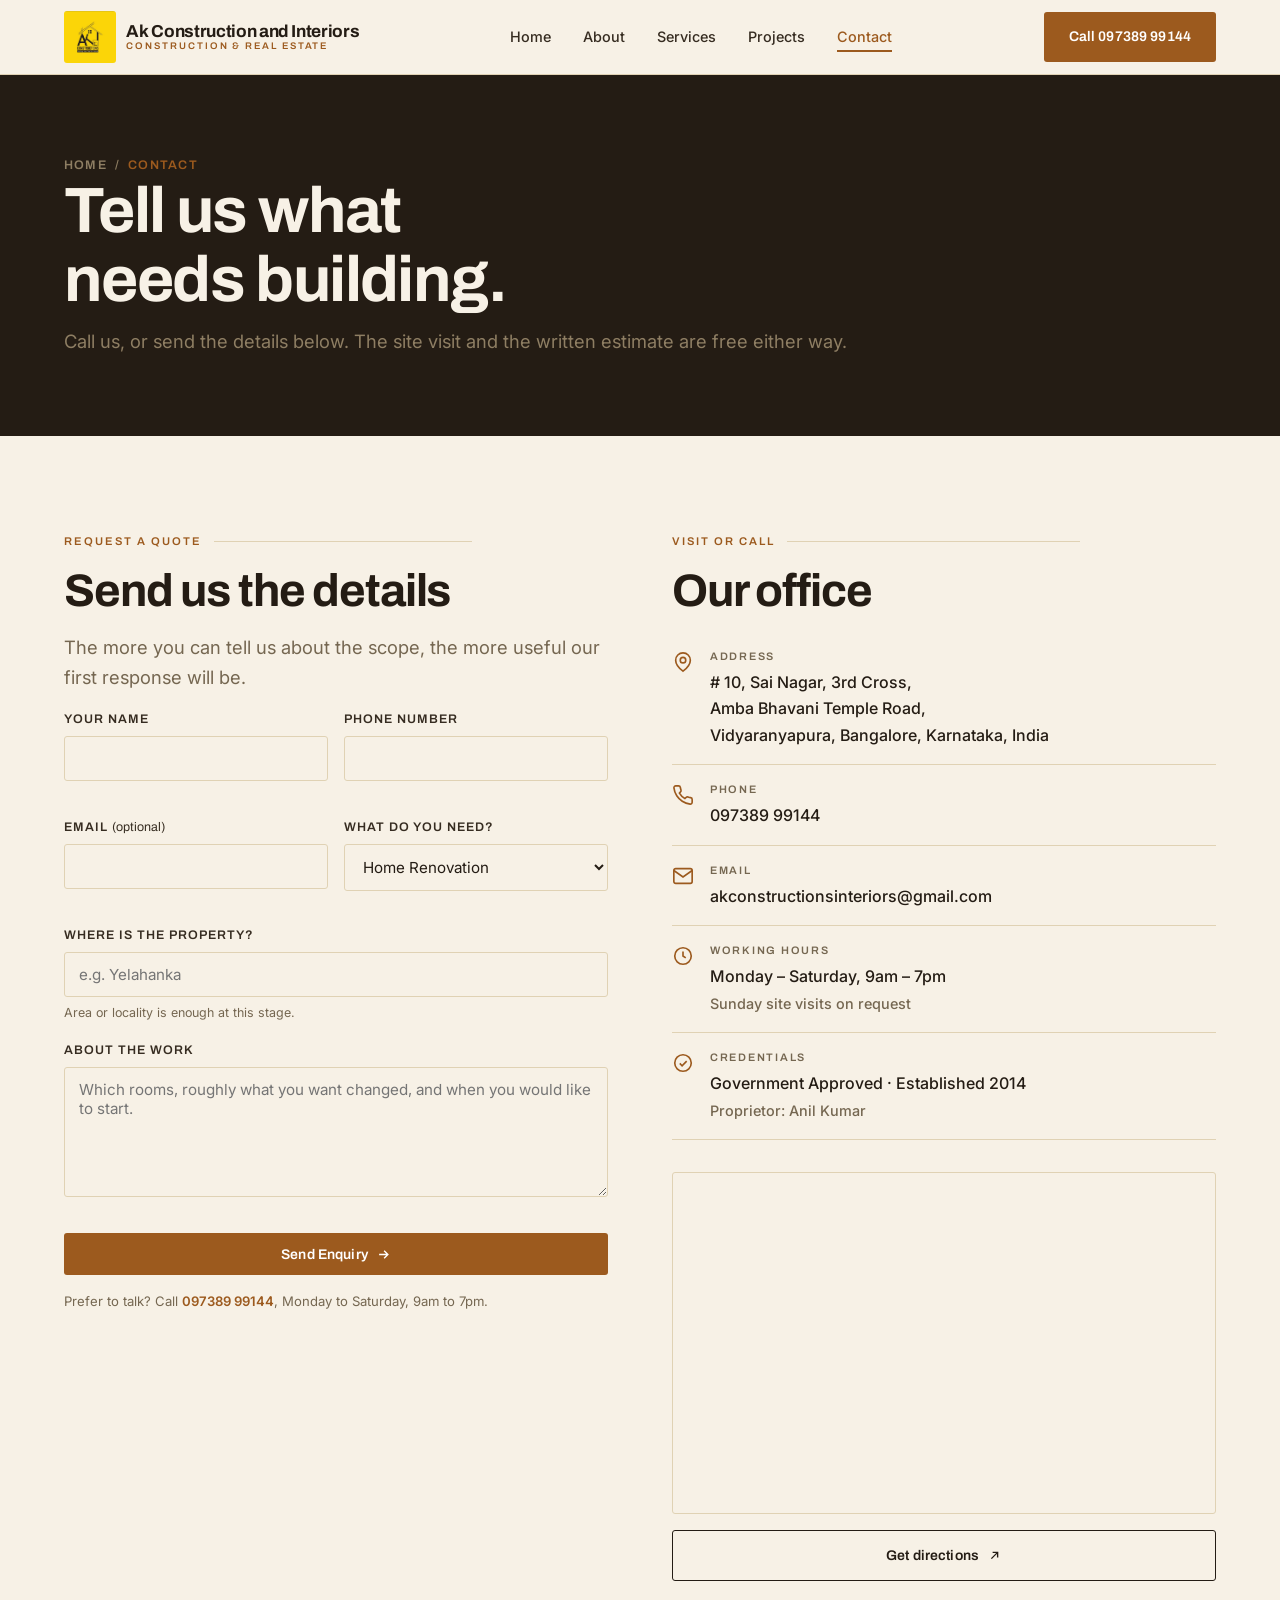
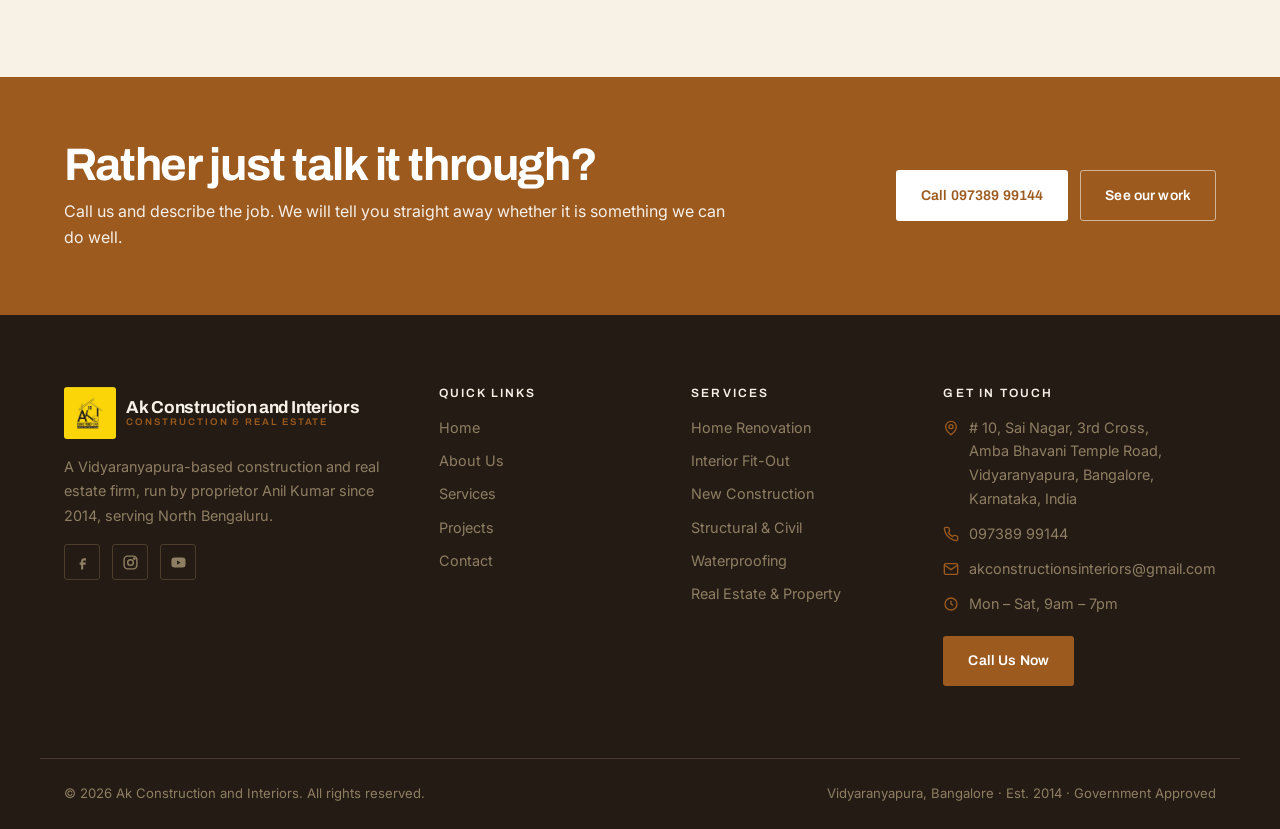
<file: contact.html>
<!DOCTYPE html>
<html lang="en-IN">
<head>
<meta charset="utf-8">
<meta name="viewport" content="width=device-width, initial-scale=1">
<title>Contact — Ak Construction and Interiors, Vidyaranyapura Bangalore | 097389 99144</title>
<meta name="description" content="Call Ak Construction and Interiors on 097389 99144 or visit # 10, Sai Nagar, 3rd Cross, Amba Bhavani Temple Road, Vidyaranyapura, Bangalore, Karnataka, India. Free site visit and estimate.">
<link rel="icon" href="assets/favicon.svg" type="image/svg+xml">
<link rel="preconnect" href="https://fonts.googleapis.com">
<link rel="preconnect" href="https://fonts.gstatic.com" crossorigin>
<link href="https://fonts.googleapis.com/css2?family=Archivo:wght@500;600;700&family=Inter:wght@400;500;600&display=swap" rel="stylesheet">
<link rel="stylesheet" href="assets/css/style.css">
</head>
<body>

<a class="skip-link" href="#main">Skip to content</a>

<header class="header">
  <div class="wrap header__inner">
    <a class="logo" href="index.html">
      <img class="logo__mark" src="assets/ak-logo.jpg" alt="Ak Construction and Interiors logo">
      <span class="logo__text">
        <span class="logo__name">Ak Construction and Interiors</span>
        <span class="logo__sub">Construction &amp; Real Estate</span>
      </span>
    </a>

    <nav class="nav" aria-label="Primary">
      <ul class="nav__list">
        <li><a class="nav__link" href="index.html">Home</a></li>
        <li><a class="nav__link" href="about.html">About</a></li>
        <li><a class="nav__link" href="services.html">Services</a></li>
        <li><a class="nav__link" href="projects.html">Projects</a></li>
        <li><a class="nav__link is-active" href="contact.html" aria-current="page">Contact</a></li>
      </ul>
    </nav>

    <a class="btn btn--primary header__cta" href="tel:+919738999144">
      Call 097389 99144
    </a>

    <button class="nav-toggle" type="button" aria-expanded="false" aria-controls="mobile-nav">
      <span class="visually-hidden">Menu</span>
      <span class="nav-toggle__bar" aria-hidden="true"></span>
      <span class="nav-toggle__bar" aria-hidden="true"></span>
      <span class="nav-toggle__bar" aria-hidden="true"></span>
    </button>
  </div>

  <div class="mobile-nav" id="mobile-nav">
    <ul class="mobile-nav__list">
      <li><a class="mobile-nav__link" href="index.html">Home</a></li>
      <li><a class="mobile-nav__link" href="about.html">About</a></li>
      <li><a class="mobile-nav__link" href="services.html">Services</a></li>
      <li><a class="mobile-nav__link" href="projects.html">Projects</a></li>
      <li><a class="mobile-nav__link is-active" href="contact.html">Contact</a></li>
    </ul>
    <div class="mobile-nav__cta">
      <a class="btn btn--primary" href="tel:+919738999144">Call 097389 99144</a>
    </div>
  </div>
</header>

<main id="main">

  <section class="pagehead">
    <div class="wrap">
      <p class="crumb"><a href="index.html">Home</a> <span aria-hidden="true">/</span> <span aria-current="page">Contact</span></p>
      <h1>Tell us what needs building.</h1>
      <p class="lede">Call us, or send the details below. The site visit and the written estimate are free either way.</p>
    </div>
  </section>

  <section class="section">
    <div class="wrap">
      <div class="contact__grid">

        <!-- Form -->
        <div class="reveal reveal--left">
          <p class="sheet-label">Request a quote</p>
          <h2>Send us the details</h2>
          <p class="lede">The more you can tell us about the scope, the more useful our first response will be.</p>

          <div class="form__status" id="form-status" tabindex="-1" hidden></div>

          <form class="form" id="enquiry-form" novalidate>
            <div class="form__row">
              <div class="field">
                <label for="name">Your name</label>
                <input type="text" id="name" name="name" autocomplete="name" required>
                <span class="field__error"></span>
              </div>
              <div class="field">
                <label for="phone">Phone number</label>
                <input type="tel" id="phone" name="phone" autocomplete="tel" required>
                <span class="field__error"></span>
              </div>
            </div>

            <div class="form__row">
              <div class="field">
                <label for="email">Email <span style="text-transform:none;letter-spacing:0;font-weight:400">(optional)</span></label>
                <input type="email" id="email" name="email" autocomplete="email">
                <span class="field__error"></span>
              </div>
              <div class="field">
                <label for="service">What do you need?</label>
                <select id="service" name="service">
                  <option value="Home Renovation">Home Renovation</option>
                  <option value="Interior Fit-Out">Interior Fit-Out</option>
                  <option value="New Construction">New Construction</option>
                  <option value="Structural &amp; Civil">Structural &amp; Civil Work</option>
                  <option value="Waterproofing">Waterproofing &amp; Repairs</option>
                  <option value="Turnkey">Turnkey Project</option>
                  <option value="Real Estate">Real Estate / Property Consulting</option>
                  <option value="Not sure">Not sure yet</option>
                </select>
              </div>
            </div>

            <div class="field">
              <label for="locality">Where is the property?</label>
              <input type="text" id="locality" name="locality" placeholder="e.g. Yelahanka">
              <span class="field__hint">Area or locality is enough at this stage.</span>
            </div>

            <div class="field">
              <label for="message">About the work</label>
              <textarea id="message" name="message" required placeholder="Which rooms, roughly what you want changed, and when you would like to start."></textarea>
              <span class="field__error"></span>
            </div>

            <button class="btn btn--primary" type="submit">
              Send Enquiry
              <svg class="btn__arrow" width="15" height="15" viewBox="0 0 24 24" fill="none" stroke="currentColor" stroke-width="2.2" aria-hidden="true"><path d="M5 12h14M13 6l6 6-6 6"/></svg>
            </button>

            <p class="form__note">Prefer to talk? Call <a href="tel:+919738999144" style="color:var(--clay);font-weight:600">097389 99144</a>, Monday to Saturday, 9am to 7pm.</p>
          </form>
        </div>

        <!-- Details -->
        <div class="reveal reveal--right">
          <p class="sheet-label">Visit or call</p>
          <h2>Our office</h2>

          <div class="contact-item">
            <span class="contact-item__icon" aria-hidden="true">
              <svg width="22" height="22" viewBox="0 0 24 24" fill="none" stroke="currentColor" stroke-width="1.8"><path d="M20 10c0 6-8 12-8 12s-8-6-8-12a8 8 0 0116 0z"/><circle cx="12" cy="10" r="3"/></svg>
            </span>
            <div>
              <p class="contact-item__label">Address</p>
              <p class="contact-item__value" style="margin:0">
                # 10, Sai Nagar, 3rd Cross,<br>
                Amba Bhavani Temple Road,<br>
                Vidyaranyapura, Bangalore, Karnataka, India
              </p>
            </div>
          </div>

          <div class="contact-item">
            <span class="contact-item__icon" aria-hidden="true">
              <svg width="22" height="22" viewBox="0 0 24 24" fill="none" stroke="currentColor" stroke-width="1.8"><path d="M22 16.9v3a2 2 0 01-2.2 2 19.8 19.8 0 01-8.6-3.1 19.5 19.5 0 01-6-6A19.8 19.8 0 012.1 4.2 2 2 0 014.1 2h3a2 2 0 012 1.7c.1 1 .4 1.9.7 2.8a2 2 0 01-.5 2.1L8.1 9.9a16 16 0 006 6l1.3-1.2a2 2 0 012.1-.5c.9.3 1.8.6 2.8.7a2 2 0 011.7 2z"/></svg>
            </span>
            <div>
              <p class="contact-item__label">Phone</p>
              <p class="contact-item__value" style="margin:0"><a href="tel:+919738999144">097389 99144</a></p>
            </div>
          </div>

          <div class="contact-item">
            <span class="contact-item__icon" aria-hidden="true">
              <svg width="22" height="22" viewBox="0 0 24 24" fill="none" stroke="currentColor" stroke-width="1.8"><rect x="2" y="4" width="20" height="16" rx="2"/><path d="M2 6l10 7L22 6"/></svg>
            </span>
            <div>
              <p class="contact-item__label">Email</p>
              <p class="contact-item__value" style="margin:0"><a href="mailto:akconstructionsinteriors@gmail.com">akconstructionsinteriors@gmail.com</a></p>
            </div>
          </div>

          <div class="contact-item">
            <span class="contact-item__icon" aria-hidden="true">
              <svg width="22" height="22" viewBox="0 0 24 24" fill="none" stroke="currentColor" stroke-width="1.8"><circle cx="12" cy="12" r="9"/><path d="M12 7v5l3 2"/></svg>
            </span>
            <div>
              <p class="contact-item__label">Working hours</p>
              <p class="contact-item__value" style="margin:0">Monday &ndash; Saturday, 9am &ndash; 7pm<br><span style="color:var(--muted);font-size:0.9rem">Sunday site visits on request</span></p>
            </div>
          </div>

          <div class="contact-item">
            <span class="contact-item__icon" aria-hidden="true">
              <svg width="22" height="22" viewBox="0 0 24 24" fill="none" stroke="currentColor" stroke-width="1.8"><circle cx="12" cy="12" r="9"/><path d="M8.5 12.5l2.5 2.5 5-5"/></svg>
            </span>
            <div>
              <p class="contact-item__label">Credentials</p>
              <p class="contact-item__value" style="margin:0">
                Government Approved &middot; Established 2014
                <br>
                <span style="color:var(--muted);font-size:0.9rem">Proprietor: Anil Kumar</span>
              </p>
            </div>
          </div>

          <div class="map" style="margin-top:2rem">
            <iframe
              title="Map showing Ak Construction and Interiors, Amba Bhavani Temple Road, Vidyaranyapura, Bangalore"
              src="https://www.google.com/maps?q=10%2C%20Sai%20Nagar%2C%203rd%20Cross%2C%20Amba%20Bhavani%20Temple%20Road%2C%20Vidyaranyapura%2C%20Bangalore%2C%20Karnataka&output=embed"
              loading="lazy"
              referrerpolicy="no-referrer-when-downgrade"></iframe>
          </div>

          <a class="btn btn--outline" style="margin-top:1rem;width:100%" href="https://www.google.com/maps/dir/?api=1&amp;destination=10%2C+Sai+Nagar%2C+3rd+Cross%2C+Amba+Bhavani+Temple+Road%2C+Vidyaranyapura%2C+Bangalore%2C+Karnataka" target="_blank" rel="noopener">
            Get directions
            <svg class="btn__arrow" width="15" height="15" viewBox="0 0 24 24" fill="none" stroke="currentColor" stroke-width="2.2" aria-hidden="true"><path d="M7 17L17 7M9 7h8v8"/></svg>
          </a>
        </div>

      </div>
    </div>
  </section>

  <section class="ctaband">
    <div class="wrap ctaband__inner">
      <div>
        <h2>Rather just talk it through?</h2>
        <p>Call us and describe the job. We will tell you straight away whether it is something we can do well.</p>
      </div>
      <div class="ctaband__actions">
        <a class="btn btn--on-clay" href="tel:+919738999144">Call 097389 99144</a>
        <a class="btn btn--on-clay-outline" href="projects.html">See our work</a>
      </div>
    </div>
  </section>

</main>

<footer class="footer">
  <div class="wrap footer__grid">
    <div>
      <a class="logo" href="index.html" style="margin-bottom:1rem">
        <img class="logo__mark" src="assets/ak-logo.jpg" alt="Ak Construction and Interiors logo">
        <span class="logo__text">
          <span class="logo__name">Ak Construction and Interiors</span>
          <span class="logo__sub">Construction &amp; Real Estate</span>
        </span>
      </a>
      <p>A Vidyaranyapura-based construction and real estate firm, run by proprietor Anil Kumar since 2014, serving North Bengaluru.</p>
      <div class="footer__social">
        <a href="#" aria-label="Ak Construction and Interiors on Facebook"><svg width="17" height="17" viewBox="0 0 24 24" fill="currentColor" aria-hidden="true"><path d="M14 9h3V6h-3c-2.2 0-4 1.8-4 4v2H8v3h2v7h3v-7h3l1-3h-4v-2c0-.6.4-1 1-1z"/></svg></a>
        <a href="#" aria-label="Ak Construction and Interiors on Instagram"><svg width="17" height="17" viewBox="0 0 24 24" fill="none" stroke="currentColor" stroke-width="2" aria-hidden="true"><rect x="3" y="3" width="18" height="18" rx="5"/><circle cx="12" cy="12" r="4"/><circle cx="17.5" cy="6.5" r="1" fill="currentColor"/></svg></a>
        <a href="#" aria-label="Ak Construction and Interiors on YouTube"><svg width="17" height="17" viewBox="0 0 24 24" fill="currentColor" aria-hidden="true"><path d="M22 12s0-3.3-.4-4.8a2.5 2.5 0 00-1.8-1.8C18.3 5 12 5 12 5s-6.3 0-7.8.4a2.5 2.5 0 00-1.8 1.8C2 8.7 2 12 2 12s0 3.3.4 4.8a2.5 2.5 0 001.8 1.8C5.7 19 12 19 12 19s6.3 0 7.8-.4a2.5 2.5 0 001.8-1.8C22 15.3 22 12 22 12zM10 15V9l5 3z"/></svg></a>
      </div>
    </div>

    <div>
      <h4>Quick links</h4>
      <ul class="footer__list">
        <li><a href="index.html">Home</a></li>
        <li><a href="about.html">About Us</a></li>
        <li><a href="services.html">Services</a></li>
        <li><a href="projects.html">Projects</a></li>
        <li><a href="contact.html">Contact</a></li>
      </ul>
    </div>

    <div>
      <h4>Services</h4>
      <ul class="footer__list">
        <li><a href="services.html#home-renovation">Home Renovation</a></li>
        <li><a href="services.html#interior-fit-out">Interior Fit-Out</a></li>
        <li><a href="services.html#new-construction">New Construction</a></li>
        <li><a href="services.html#structural">Structural &amp; Civil</a></li>
        <li><a href="services.html#waterproofing">Waterproofing</a></li>
        <li><a href="services.html#real-estate">Real Estate &amp; Property</a></li>
      </ul>
    </div>

    <div>
      <h4>Get in touch</h4>
      <div class="footer__contact">
        <div>
          <svg width="16" height="16" viewBox="0 0 24 24" fill="none" stroke="currentColor" stroke-width="2" aria-hidden="true"><path d="M20 10c0 6-8 12-8 12s-8-6-8-12a8 8 0 0116 0z"/><circle cx="12" cy="10" r="3"/></svg>
          <span># 10, Sai Nagar, 3rd Cross,<br>Amba Bhavani Temple Road,<br>Vidyaranyapura, Bangalore, Karnataka, India</span>
        </div>
        <div>
          <svg width="16" height="16" viewBox="0 0 24 24" fill="none" stroke="currentColor" stroke-width="2" aria-hidden="true"><path d="M22 16.9v3a2 2 0 01-2.2 2 19.8 19.8 0 01-8.6-3.1 19.5 19.5 0 01-6-6A19.8 19.8 0 012.1 4.2 2 2 0 014.1 2h3a2 2 0 012 1.7c.1 1 .4 1.9.7 2.8a2 2 0 01-.5 2.1L8.1 9.9a16 16 0 006 6l1.3-1.2a2 2 0 012.1-.5c.9.3 1.8.6 2.8.7a2 2 0 011.7 2z"/></svg>
          <a href="tel:+919738999144">097389 99144</a>
        </div>
        <div>
          <svg width="16" height="16" viewBox="0 0 24 24" fill="none" stroke="currentColor" stroke-width="2" aria-hidden="true"><rect x="2" y="4" width="20" height="16" rx="2"/><path d="M2 6l10 7L22 6"/></svg>
          <a href="mailto:akconstructionsinteriors@gmail.com">akconstructionsinteriors@gmail.com</a>
        </div>
        <div>
          <svg width="16" height="16" viewBox="0 0 24 24" fill="none" stroke="currentColor" stroke-width="2" aria-hidden="true"><circle cx="12" cy="12" r="9"/><path d="M12 7v5l3 2"/></svg>
          <span>Mon &ndash; Sat, 9am &ndash; 7pm</span>
        </div>
      </div>
      <a class="btn btn--primary" href="tel:+919738999144" style="margin-top:1.25rem">Call Us Now</a>
    </div>
  </div>

  <div class="wrap footer__bottom">
    <span>&copy; <span data-year>2026</span> Ak Construction and Interiors. All rights reserved.</span>
    <span>Vidyaranyapura, Bangalore &middot; Est. 2014 &middot; Government Approved</span>
  </div>
</footer>

<a class="callfab" href="tel:+919738999144">
  <svg width="17" height="17" viewBox="0 0 24 24" fill="none" stroke="currentColor" stroke-width="2.2" aria-hidden="true"><path d="M22 16.9v3a2 2 0 01-2.2 2 19.8 19.8 0 01-8.6-3.1 19.5 19.5 0 01-6-6A19.8 19.8 0 012.1 4.2 2 2 0 014.1 2h3a2 2 0 012 1.7c.1 1 .4 1.9.7 2.8a2 2 0 01-.5 2.1L8.1 9.9a16 16 0 006 6l1.3-1.2a2 2 0 012.1-.5c.9.3 1.8.6 2.8.7a2 2 0 011.7 2z"/></svg>
  Call us
</a>

<script src="assets/js/main.js"></script>
</body>
</html>
</file>
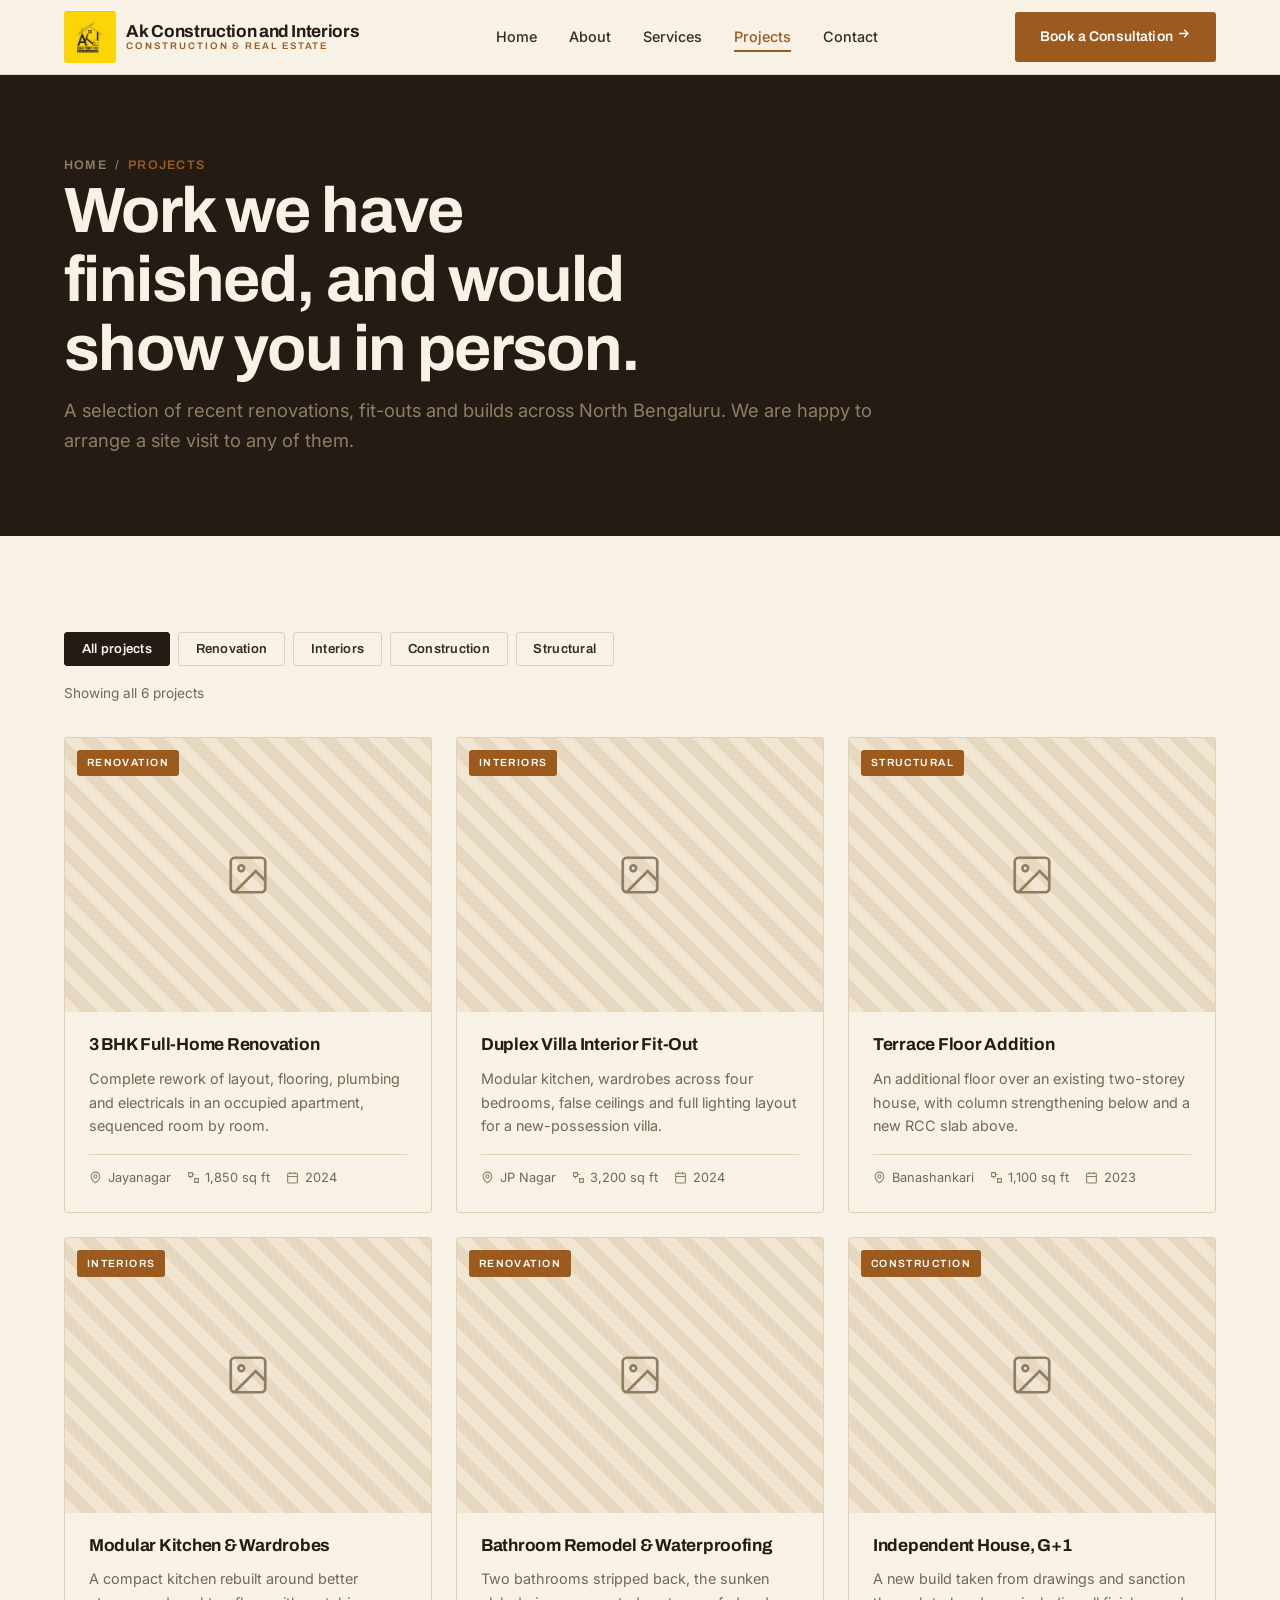
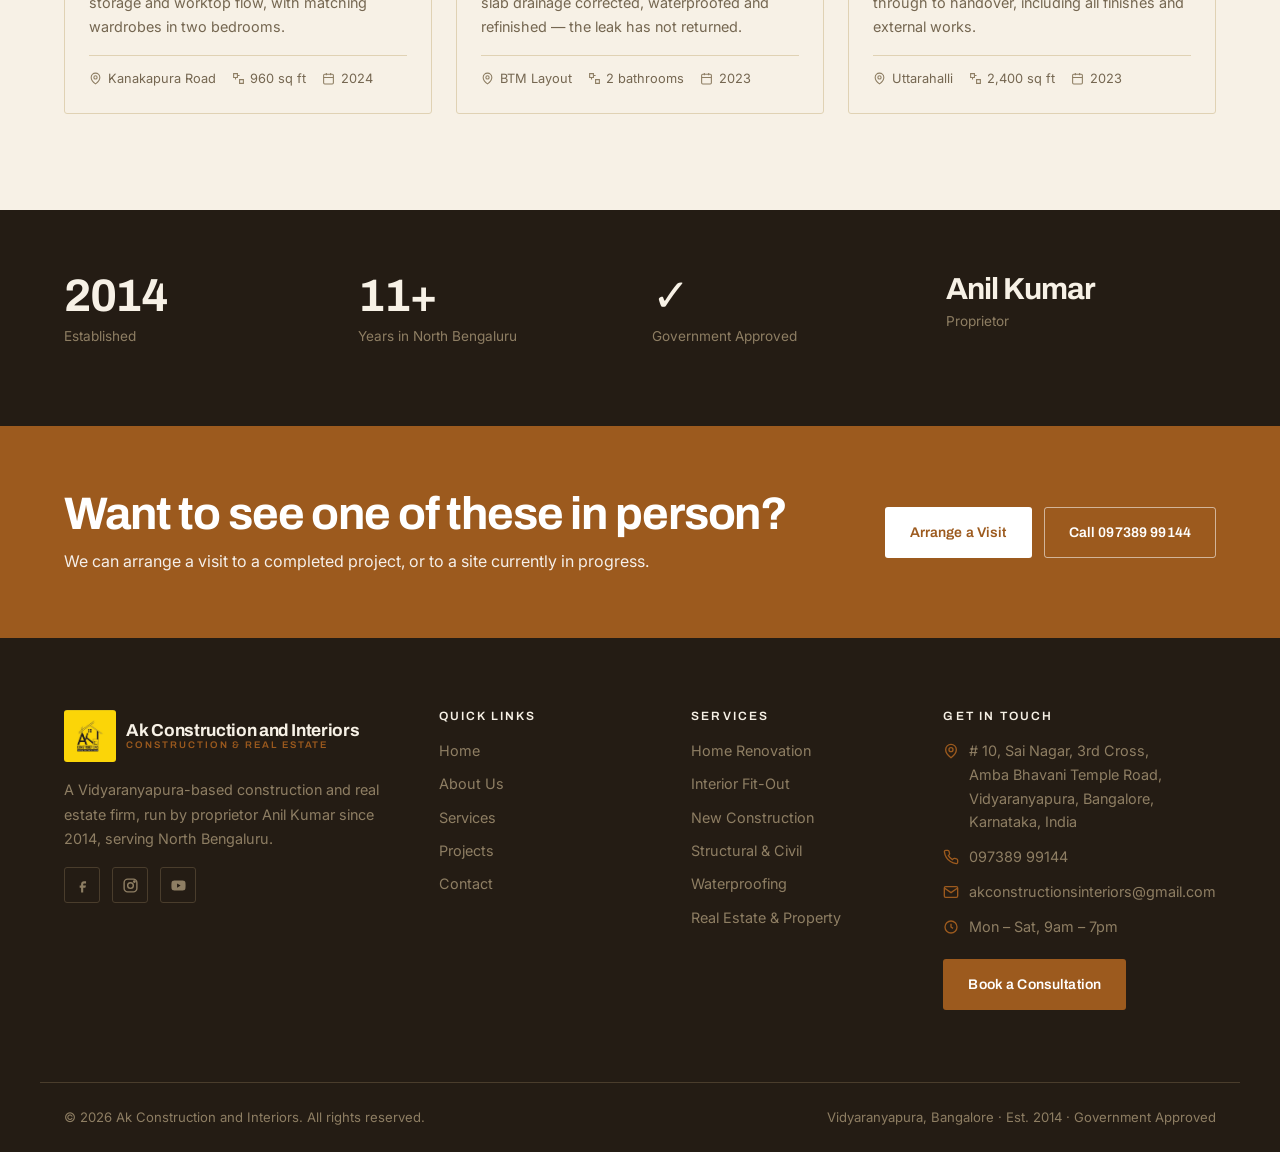
<file: projects.html>
<!DOCTYPE html>
<html lang="en-IN">
<head>
<meta charset="utf-8">
<meta name="viewport" content="width=device-width, initial-scale=1">
<title>Projects — Construction Work Across North Bengaluru | Ak Construction and Interiors</title>
<meta name="description" content="Recent building construction, renovation, interior fit-out and structural work by Ak Construction and Interiors across North Bengaluru.">
<link rel="icon" href="assets/favicon.svg" type="image/svg+xml">
<link rel="preconnect" href="https://fonts.googleapis.com">
<link rel="preconnect" href="https://fonts.gstatic.com" crossorigin>
<link href="https://fonts.googleapis.com/css2?family=Archivo:wght@500;600;700&family=Inter:wght@400;500;600&display=swap" rel="stylesheet">
<link rel="stylesheet" href="assets/css/style.css">
</head>
<body>

<a class="skip-link" href="#main">Skip to content</a>

<header class="header">
  <div class="wrap header__inner">
    <a class="logo" href="index.html">
      <img class="logo__mark" src="assets/ak-logo.jpg" alt="Ak Construction and Interiors logo">
      <span class="logo__text">
        <span class="logo__name">Ak Construction and Interiors</span>
        <span class="logo__sub">Construction &amp; Real Estate</span>
      </span>
    </a>

    <nav class="nav" aria-label="Primary">
      <ul class="nav__list">
        <li><a class="nav__link" href="index.html">Home</a></li>
        <li><a class="nav__link" href="about.html">About</a></li>
        <li><a class="nav__link" href="services.html">Services</a></li>
        <li><a class="nav__link is-active" href="projects.html" aria-current="page">Projects</a></li>
        <li><a class="nav__link" href="contact.html">Contact</a></li>
      </ul>
    </nav>

    <a class="btn btn--primary header__cta" href="contact.html">
      Book a Consultation
      <svg class="btn__arrow" width="15" height="15" viewBox="0 0 24 24" fill="none" stroke="currentColor" stroke-width="2.2" aria-hidden="true"><path d="M5 12h14M13 6l6 6-6 6"/></svg>
    </a>

    <button class="nav-toggle" type="button" aria-expanded="false" aria-controls="mobile-nav">
      <span class="visually-hidden">Menu</span>
      <span class="nav-toggle__bar" aria-hidden="true"></span>
      <span class="nav-toggle__bar" aria-hidden="true"></span>
      <span class="nav-toggle__bar" aria-hidden="true"></span>
    </button>
  </div>

  <div class="mobile-nav" id="mobile-nav">
    <ul class="mobile-nav__list">
      <li><a class="mobile-nav__link" href="index.html">Home</a></li>
      <li><a class="mobile-nav__link" href="about.html">About</a></li>
      <li><a class="mobile-nav__link" href="services.html">Services</a></li>
      <li><a class="mobile-nav__link is-active" href="projects.html">Projects</a></li>
      <li><a class="mobile-nav__link" href="contact.html">Contact</a></li>
    </ul>
    <div class="mobile-nav__cta">
      <a class="btn btn--primary" href="contact.html">Book a Consultation</a>
    </div>
  </div>
</header>

<main id="main">

  <section class="pagehead">
    <div class="wrap">
      <p class="crumb"><a href="index.html">Home</a> <span aria-hidden="true">/</span> <span aria-current="page">Projects</span></p>
      <h1>Work we have finished, and would show you in person.</h1>
      <p class="lede">A selection of recent renovations, fit-outs and builds across North Bengaluru. We are happy to arrange a site visit to any of them.</p>
    </div>
  </section>

  <section class="section">
    <div class="wrap">

      <!-- Filters -->
      <div class="filters reveal" role="group" aria-label="Filter projects by type">
        <button class="filter is-active" type="button" data-filter="all" aria-pressed="true">All projects</button>
        <button class="filter" type="button" data-filter="renovation" aria-pressed="false">Renovation</button>
        <button class="filter" type="button" data-filter="interiors" aria-pressed="false">Interiors</button>
        <button class="filter" type="button" data-filter="construction" aria-pressed="false">Construction</button>
        <button class="filter" type="button" data-filter="structural" aria-pressed="false">Structural</button>
      </div>

      <p class="filter-count" id="filter-count" role="status">Showing all 6 projects</p>

      <!-- PLACEHOLDER IMAGERY:
           Drop real photographs into assets/images/projects/ and replace each
           .proj__placeholder block with <img src="..." alt="...">. -->
      <div class="grid grid--3" id="project-grid">

        <article class="proj reveal" data-category="renovation">
          <div class="proj__media">
            <span class="proj__tag">Renovation</span>
            <div class="proj__placeholder">
              <svg width="46" height="46" viewBox="0 0 24 24" fill="none" stroke="currentColor" stroke-width="1.4" aria-hidden="true"><rect x="3" y="3" width="18" height="18" rx="2"/><circle cx="8.5" cy="8.5" r="1.5"/><path d="M21 15l-5-5L5 21"/></svg>
            </div>
          </div>
          <div class="proj__body">
            <h3>3 BHK Full-Home Renovation</h3>
            <p style="font-size:0.9rem;color:var(--muted)">Complete rework of layout, flooring, plumbing and electricals in an occupied apartment, sequenced room by room.</p>
            <div class="proj__meta">
              <span><svg width="13" height="13" viewBox="0 0 24 24" fill="none" stroke="currentColor" stroke-width="2" aria-hidden="true"><path d="M20 10c0 6-8 12-8 12s-8-6-8-12a8 8 0 0116 0z"/><circle cx="12" cy="10" r="3"/></svg> Jayanagar</span>
              <span><svg width="13" height="13" viewBox="0 0 24 24" fill="none" stroke="currentColor" stroke-width="2" aria-hidden="true"><path d="M3 3h7v7H3zM14 14h7v7h-7z"/><path d="M10 6.5h4M6.5 10v4"/></svg> 1,850 sq ft</span>
              <span><svg width="13" height="13" viewBox="0 0 24 24" fill="none" stroke="currentColor" stroke-width="2" aria-hidden="true"><rect x="3" y="4" width="18" height="18" rx="2"/><path d="M16 2v4M8 2v4M3 10h18"/></svg> 2024</span>
            </div>
          </div>
        </article>

        <article class="proj reveal" data-category="interiors">
          <div class="proj__media">
            <span class="proj__tag">Interiors</span>
            <div class="proj__placeholder">
              <svg width="46" height="46" viewBox="0 0 24 24" fill="none" stroke="currentColor" stroke-width="1.4" aria-hidden="true"><rect x="3" y="3" width="18" height="18" rx="2"/><circle cx="8.5" cy="8.5" r="1.5"/><path d="M21 15l-5-5L5 21"/></svg>
            </div>
          </div>
          <div class="proj__body">
            <h3>Duplex Villa Interior Fit-Out</h3>
            <p style="font-size:0.9rem;color:var(--muted)">Modular kitchen, wardrobes across four bedrooms, false ceilings and full lighting layout for a new-possession villa.</p>
            <div class="proj__meta">
              <span><svg width="13" height="13" viewBox="0 0 24 24" fill="none" stroke="currentColor" stroke-width="2" aria-hidden="true"><path d="M20 10c0 6-8 12-8 12s-8-6-8-12a8 8 0 0116 0z"/><circle cx="12" cy="10" r="3"/></svg> JP Nagar</span>
              <span><svg width="13" height="13" viewBox="0 0 24 24" fill="none" stroke="currentColor" stroke-width="2" aria-hidden="true"><path d="M3 3h7v7H3zM14 14h7v7h-7z"/><path d="M10 6.5h4M6.5 10v4"/></svg> 3,200 sq ft</span>
              <span><svg width="13" height="13" viewBox="0 0 24 24" fill="none" stroke="currentColor" stroke-width="2" aria-hidden="true"><rect x="3" y="4" width="18" height="18" rx="2"/><path d="M16 2v4M8 2v4M3 10h18"/></svg> 2024</span>
            </div>
          </div>
        </article>

        <article class="proj reveal" data-category="structural">
          <div class="proj__media">
            <span class="proj__tag">Structural</span>
            <div class="proj__placeholder">
              <svg width="46" height="46" viewBox="0 0 24 24" fill="none" stroke="currentColor" stroke-width="1.4" aria-hidden="true"><rect x="3" y="3" width="18" height="18" rx="2"/><circle cx="8.5" cy="8.5" r="1.5"/><path d="M21 15l-5-5L5 21"/></svg>
            </div>
          </div>
          <div class="proj__body">
            <h3>Terrace Floor Addition</h3>
            <p style="font-size:0.9rem;color:var(--muted)">An additional floor over an existing two-storey house, with column strengthening below and a new RCC slab above.</p>
            <div class="proj__meta">
              <span><svg width="13" height="13" viewBox="0 0 24 24" fill="none" stroke="currentColor" stroke-width="2" aria-hidden="true"><path d="M20 10c0 6-8 12-8 12s-8-6-8-12a8 8 0 0116 0z"/><circle cx="12" cy="10" r="3"/></svg> Banashankari</span>
              <span><svg width="13" height="13" viewBox="0 0 24 24" fill="none" stroke="currentColor" stroke-width="2" aria-hidden="true"><path d="M3 3h7v7H3zM14 14h7v7h-7z"/><path d="M10 6.5h4M6.5 10v4"/></svg> 1,100 sq ft</span>
              <span><svg width="13" height="13" viewBox="0 0 24 24" fill="none" stroke="currentColor" stroke-width="2" aria-hidden="true"><rect x="3" y="4" width="18" height="18" rx="2"/><path d="M16 2v4M8 2v4M3 10h18"/></svg> 2023</span>
            </div>
          </div>
        </article>

        <article class="proj reveal" data-category="interiors">
          <div class="proj__media">
            <span class="proj__tag">Interiors</span>
            <div class="proj__placeholder">
              <svg width="46" height="46" viewBox="0 0 24 24" fill="none" stroke="currentColor" stroke-width="1.4" aria-hidden="true"><rect x="3" y="3" width="18" height="18" rx="2"/><circle cx="8.5" cy="8.5" r="1.5"/><path d="M21 15l-5-5L5 21"/></svg>
            </div>
          </div>
          <div class="proj__body">
            <h3>Modular Kitchen &amp; Wardrobes</h3>
            <p style="font-size:0.9rem;color:var(--muted)">A compact kitchen rebuilt around better storage and worktop flow, with matching wardrobes in two bedrooms.</p>
            <div class="proj__meta">
              <span><svg width="13" height="13" viewBox="0 0 24 24" fill="none" stroke="currentColor" stroke-width="2" aria-hidden="true"><path d="M20 10c0 6-8 12-8 12s-8-6-8-12a8 8 0 0116 0z"/><circle cx="12" cy="10" r="3"/></svg> Kanakapura Road</span>
              <span><svg width="13" height="13" viewBox="0 0 24 24" fill="none" stroke="currentColor" stroke-width="2" aria-hidden="true"><path d="M3 3h7v7H3zM14 14h7v7h-7z"/><path d="M10 6.5h4M6.5 10v4"/></svg> 960 sq ft</span>
              <span><svg width="13" height="13" viewBox="0 0 24 24" fill="none" stroke="currentColor" stroke-width="2" aria-hidden="true"><rect x="3" y="4" width="18" height="18" rx="2"/><path d="M16 2v4M8 2v4M3 10h18"/></svg> 2024</span>
            </div>
          </div>
        </article>

        <article class="proj reveal" data-category="renovation">
          <div class="proj__media">
            <span class="proj__tag">Renovation</span>
            <div class="proj__placeholder">
              <svg width="46" height="46" viewBox="0 0 24 24" fill="none" stroke="currentColor" stroke-width="1.4" aria-hidden="true"><rect x="3" y="3" width="18" height="18" rx="2"/><circle cx="8.5" cy="8.5" r="1.5"/><path d="M21 15l-5-5L5 21"/></svg>
            </div>
          </div>
          <div class="proj__body">
            <h3>Bathroom Remodel &amp; Waterproofing</h3>
            <p style="font-size:0.9rem;color:var(--muted)">Two bathrooms stripped back, the sunken slab drainage corrected, waterproofed and refinished &mdash; the leak has not returned.</p>
            <div class="proj__meta">
              <span><svg width="13" height="13" viewBox="0 0 24 24" fill="none" stroke="currentColor" stroke-width="2" aria-hidden="true"><path d="M20 10c0 6-8 12-8 12s-8-6-8-12a8 8 0 0116 0z"/><circle cx="12" cy="10" r="3"/></svg> BTM Layout</span>
              <span><svg width="13" height="13" viewBox="0 0 24 24" fill="none" stroke="currentColor" stroke-width="2" aria-hidden="true"><path d="M3 3h7v7H3zM14 14h7v7h-7z"/><path d="M10 6.5h4M6.5 10v4"/></svg> 2 bathrooms</span>
              <span><svg width="13" height="13" viewBox="0 0 24 24" fill="none" stroke="currentColor" stroke-width="2" aria-hidden="true"><rect x="3" y="4" width="18" height="18" rx="2"/><path d="M16 2v4M8 2v4M3 10h18"/></svg> 2023</span>
            </div>
          </div>
        </article>

        <article class="proj reveal" data-category="construction">
          <div class="proj__media">
            <span class="proj__tag">Construction</span>
            <div class="proj__placeholder">
              <svg width="46" height="46" viewBox="0 0 24 24" fill="none" stroke="currentColor" stroke-width="1.4" aria-hidden="true"><rect x="3" y="3" width="18" height="18" rx="2"/><circle cx="8.5" cy="8.5" r="1.5"/><path d="M21 15l-5-5L5 21"/></svg>
            </div>
          </div>
          <div class="proj__body">
            <h3>Independent House, G+1</h3>
            <p style="font-size:0.9rem;color:var(--muted)">A new build taken from drawings and sanction through to handover, including all finishes and external works.</p>
            <div class="proj__meta">
              <span><svg width="13" height="13" viewBox="0 0 24 24" fill="none" stroke="currentColor" stroke-width="2" aria-hidden="true"><path d="M20 10c0 6-8 12-8 12s-8-6-8-12a8 8 0 0116 0z"/><circle cx="12" cy="10" r="3"/></svg> Uttarahalli</span>
              <span><svg width="13" height="13" viewBox="0 0 24 24" fill="none" stroke="currentColor" stroke-width="2" aria-hidden="true"><path d="M3 3h7v7H3zM14 14h7v7h-7z"/><path d="M10 6.5h4M6.5 10v4"/></svg> 2,400 sq ft</span>
              <span><svg width="13" height="13" viewBox="0 0 24 24" fill="none" stroke="currentColor" stroke-width="2" aria-hidden="true"><rect x="3" y="4" width="18" height="18" rx="2"/><path d="M16 2v4M8 2v4M3 10h18"/></svg> 2023</span>
            </div>
          </div>
        </article>

      </div>

      <p class="empty-state" id="empty-state" hidden>No projects in that category yet. <button class="link-btn" type="button" data-filter-reset>Show all projects</button></p>
    </div>
  </section>

  <!-- Numbers -->
  <section class="section section--ink section--tight">
    <div class="wrap">
      <div class="stats reveal">
        <div class="stat">
          <p class="stat__value">2014</p>
          <p class="stat__label">Established</p>
        </div>
        <div class="stat">
          <p class="stat__value" data-count="12" data-suffix="+">12+</p>
          <p class="stat__label">Years in North Bengaluru</p>
        </div>
        <div class="stat">
          <p class="stat__value">&#10003;</p>
          <p class="stat__label">Government Approved</p>
        </div>
        <div class="stat">
          <p class="stat__value" style="font-size:clamp(1.3rem,3vw,1.9rem)">Anil Kumar</p>
          <p class="stat__label">Proprietor</p>
        </div>
      </div>
    </div>
  </section>

  <section class="ctaband">
    <div class="wrap ctaband__inner">
      <div>
        <h2>Want to see one of these in person?</h2>
        <p>We can arrange a visit to a completed project, or to a site currently in progress.</p>
      </div>
      <div class="ctaband__actions">
        <a class="btn btn--on-clay" href="contact.html">Arrange a Visit</a>
        <a class="btn btn--on-clay-outline" href="tel:+919738999144">Call 097389 99144</a>
      </div>
    </div>
  </section>

</main>

<footer class="footer">
  <div class="wrap footer__grid">
    <div>
      <a class="logo" href="index.html" style="margin-bottom:1rem">
        <img class="logo__mark" src="assets/ak-logo.jpg" alt="Ak Construction and Interiors logo">
        <span class="logo__text">
          <span class="logo__name">Ak Construction and Interiors</span>
          <span class="logo__sub">Construction &amp; Real Estate</span>
        </span>
      </a>
      <p>A Vidyaranyapura-based construction and real estate firm, run by proprietor Anil Kumar since 2014, serving North Bengaluru.</p>
      <div class="footer__social">
        <a href="#" aria-label="Ak Construction and Interiors on Facebook"><svg width="17" height="17" viewBox="0 0 24 24" fill="currentColor" aria-hidden="true"><path d="M14 9h3V6h-3c-2.2 0-4 1.8-4 4v2H8v3h2v7h3v-7h3l1-3h-4v-2c0-.6.4-1 1-1z"/></svg></a>
        <a href="#" aria-label="Ak Construction and Interiors on Instagram"><svg width="17" height="17" viewBox="0 0 24 24" fill="none" stroke="currentColor" stroke-width="2" aria-hidden="true"><rect x="3" y="3" width="18" height="18" rx="5"/><circle cx="12" cy="12" r="4"/><circle cx="17.5" cy="6.5" r="1" fill="currentColor"/></svg></a>
        <a href="#" aria-label="Ak Construction and Interiors on YouTube"><svg width="17" height="17" viewBox="0 0 24 24" fill="currentColor" aria-hidden="true"><path d="M22 12s0-3.3-.4-4.8a2.5 2.5 0 00-1.8-1.8C18.3 5 12 5 12 5s-6.3 0-7.8.4a2.5 2.5 0 00-1.8 1.8C2 8.7 2 12 2 12s0 3.3.4 4.8a2.5 2.5 0 001.8 1.8C5.7 19 12 19 12 19s6.3 0 7.8-.4a2.5 2.5 0 001.8-1.8C22 15.3 22 12 22 12zM10 15V9l5 3z"/></svg></a>
      </div>
    </div>

    <div>
      <h4>Quick links</h4>
      <ul class="footer__list">
        <li><a href="index.html">Home</a></li>
        <li><a href="about.html">About Us</a></li>
        <li><a href="services.html">Services</a></li>
        <li><a href="projects.html">Projects</a></li>
        <li><a href="contact.html">Contact</a></li>
      </ul>
    </div>

    <div>
      <h4>Services</h4>
      <ul class="footer__list">
        <li><a href="services.html#home-renovation">Home Renovation</a></li>
        <li><a href="services.html#interior-fit-out">Interior Fit-Out</a></li>
        <li><a href="services.html#new-construction">New Construction</a></li>
        <li><a href="services.html#structural">Structural &amp; Civil</a></li>
        <li><a href="services.html#waterproofing">Waterproofing</a></li>
        <li><a href="services.html#real-estate">Real Estate &amp; Property</a></li>
      </ul>
    </div>

    <div>
      <h4>Get in touch</h4>
      <div class="footer__contact">
        <div>
          <svg width="16" height="16" viewBox="0 0 24 24" fill="none" stroke="currentColor" stroke-width="2" aria-hidden="true"><path d="M20 10c0 6-8 12-8 12s-8-6-8-12a8 8 0 0116 0z"/><circle cx="12" cy="10" r="3"/></svg>
          <span># 10, Sai Nagar, 3rd Cross,<br>Amba Bhavani Temple Road,<br>Vidyaranyapura, Bangalore, Karnataka, India</span>
        </div>
        <div>
          <svg width="16" height="16" viewBox="0 0 24 24" fill="none" stroke="currentColor" stroke-width="2" aria-hidden="true"><path d="M22 16.9v3a2 2 0 01-2.2 2 19.8 19.8 0 01-8.6-3.1 19.5 19.5 0 01-6-6A19.8 19.8 0 012.1 4.2 2 2 0 014.1 2h3a2 2 0 012 1.7c.1 1 .4 1.9.7 2.8a2 2 0 01-.5 2.1L8.1 9.9a16 16 0 006 6l1.3-1.2a2 2 0 012.1-.5c.9.3 1.8.6 2.8.7a2 2 0 011.7 2z"/></svg>
          <a href="tel:+919738999144">097389 99144</a>
        </div>
        <div>
          <svg width="16" height="16" viewBox="0 0 24 24" fill="none" stroke="currentColor" stroke-width="2" aria-hidden="true"><rect x="2" y="4" width="20" height="16" rx="2"/><path d="M2 6l10 7L22 6"/></svg>
          <a href="mailto:akconstructionsinteriors@gmail.com">akconstructionsinteriors@gmail.com</a>
        </div>
        <div>
          <svg width="16" height="16" viewBox="0 0 24 24" fill="none" stroke="currentColor" stroke-width="2" aria-hidden="true"><circle cx="12" cy="12" r="9"/><path d="M12 7v5l3 2"/></svg>
          <span>Mon &ndash; Sat, 9am &ndash; 7pm</span>
        </div>
      </div>
      <a class="btn btn--primary" href="contact.html" style="margin-top:1.25rem">Book a Consultation</a>
    </div>
  </div>

  <div class="wrap footer__bottom">
    <span>&copy; <span data-year>2026</span> Ak Construction and Interiors. All rights reserved.</span>
    <span>Vidyaranyapura, Bangalore &middot; Est. 2014 &middot; Government Approved</span>
  </div>
</footer>

<a class="callfab" href="tel:+919738999144">
  <svg width="17" height="17" viewBox="0 0 24 24" fill="none" stroke="currentColor" stroke-width="2.2" aria-hidden="true"><path d="M22 16.9v3a2 2 0 01-2.2 2 19.8 19.8 0 01-8.6-3.1 19.5 19.5 0 01-6-6A19.8 19.8 0 012.1 4.2 2 2 0 014.1 2h3a2 2 0 012 1.7c.1 1 .4 1.9.7 2.8a2 2 0 01-.5 2.1L8.1 9.9a16 16 0 006 6l1.3-1.2a2 2 0 012.1-.5c.9.3 1.8.6 2.8.7a2 2 0 011.7 2z"/></svg>
  Call us
</a>

<script src="assets/js/main.js"></script>
</body>
</html>
</file>
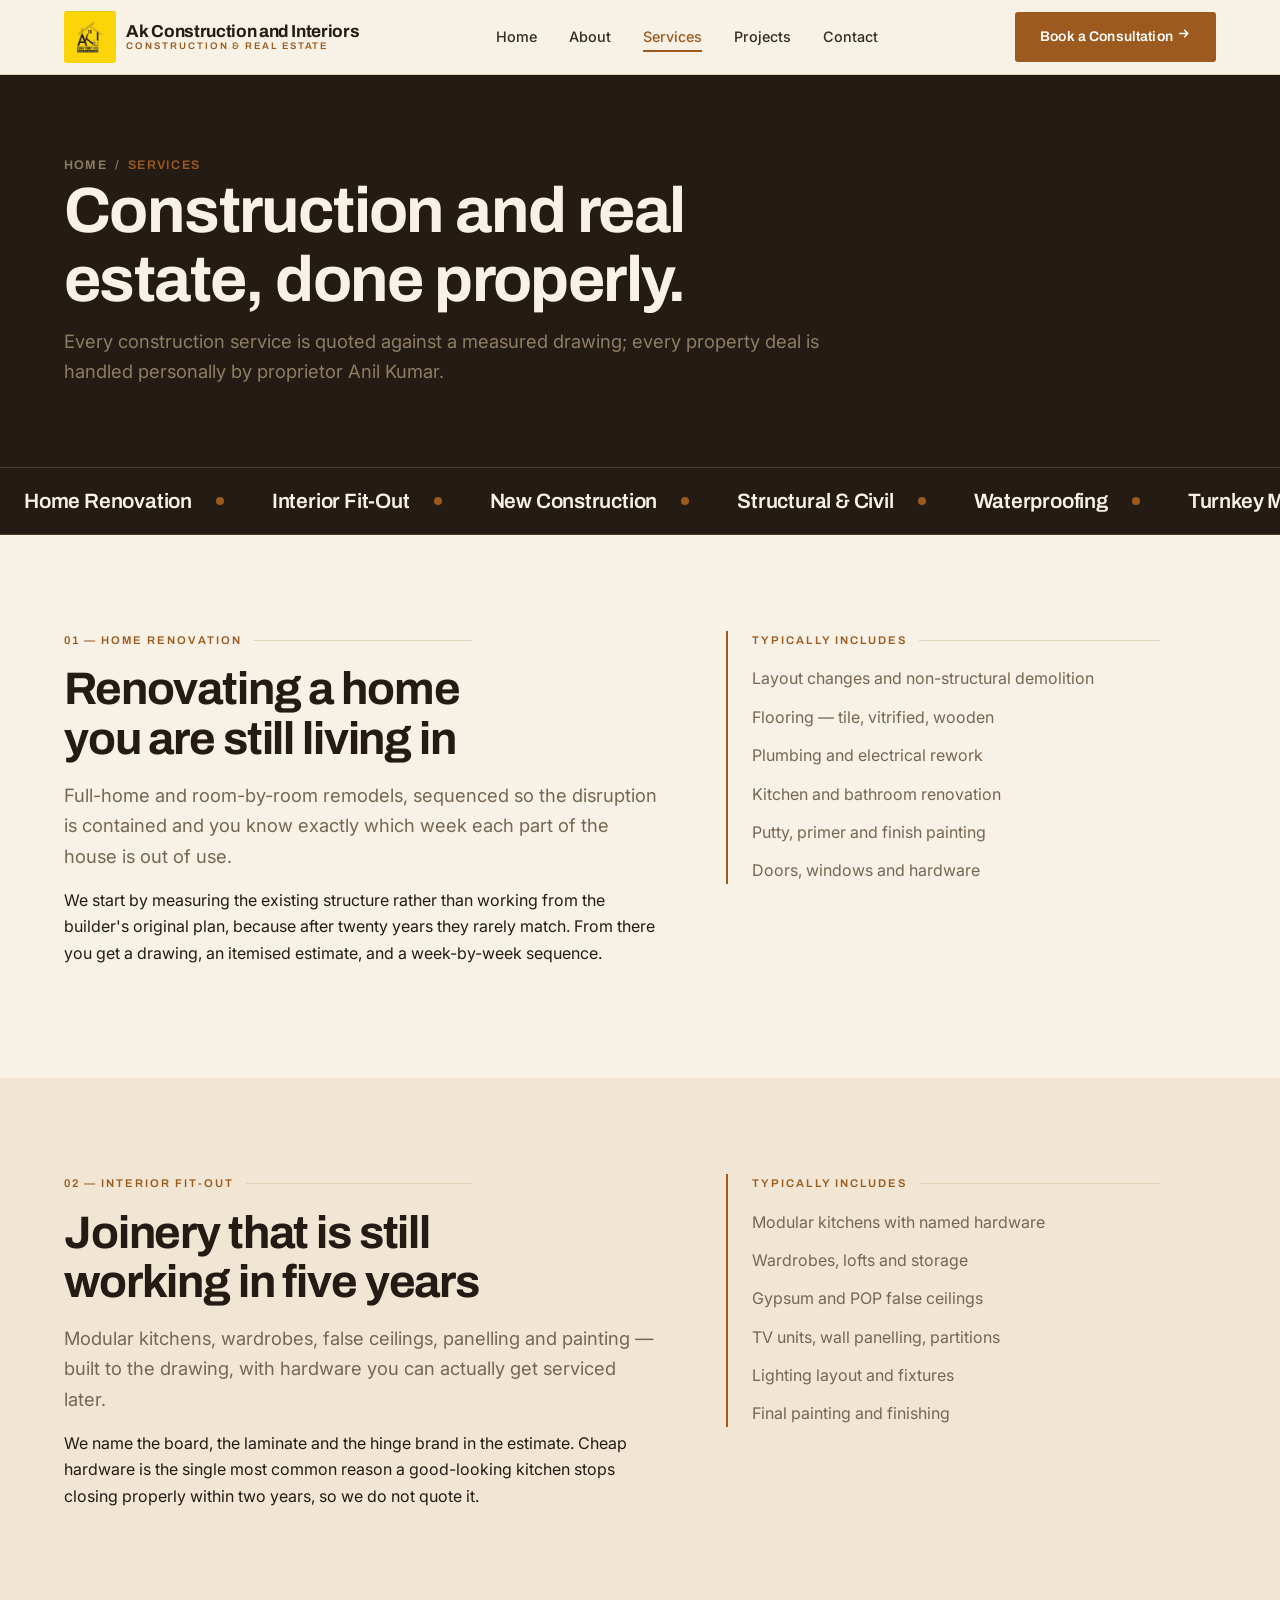
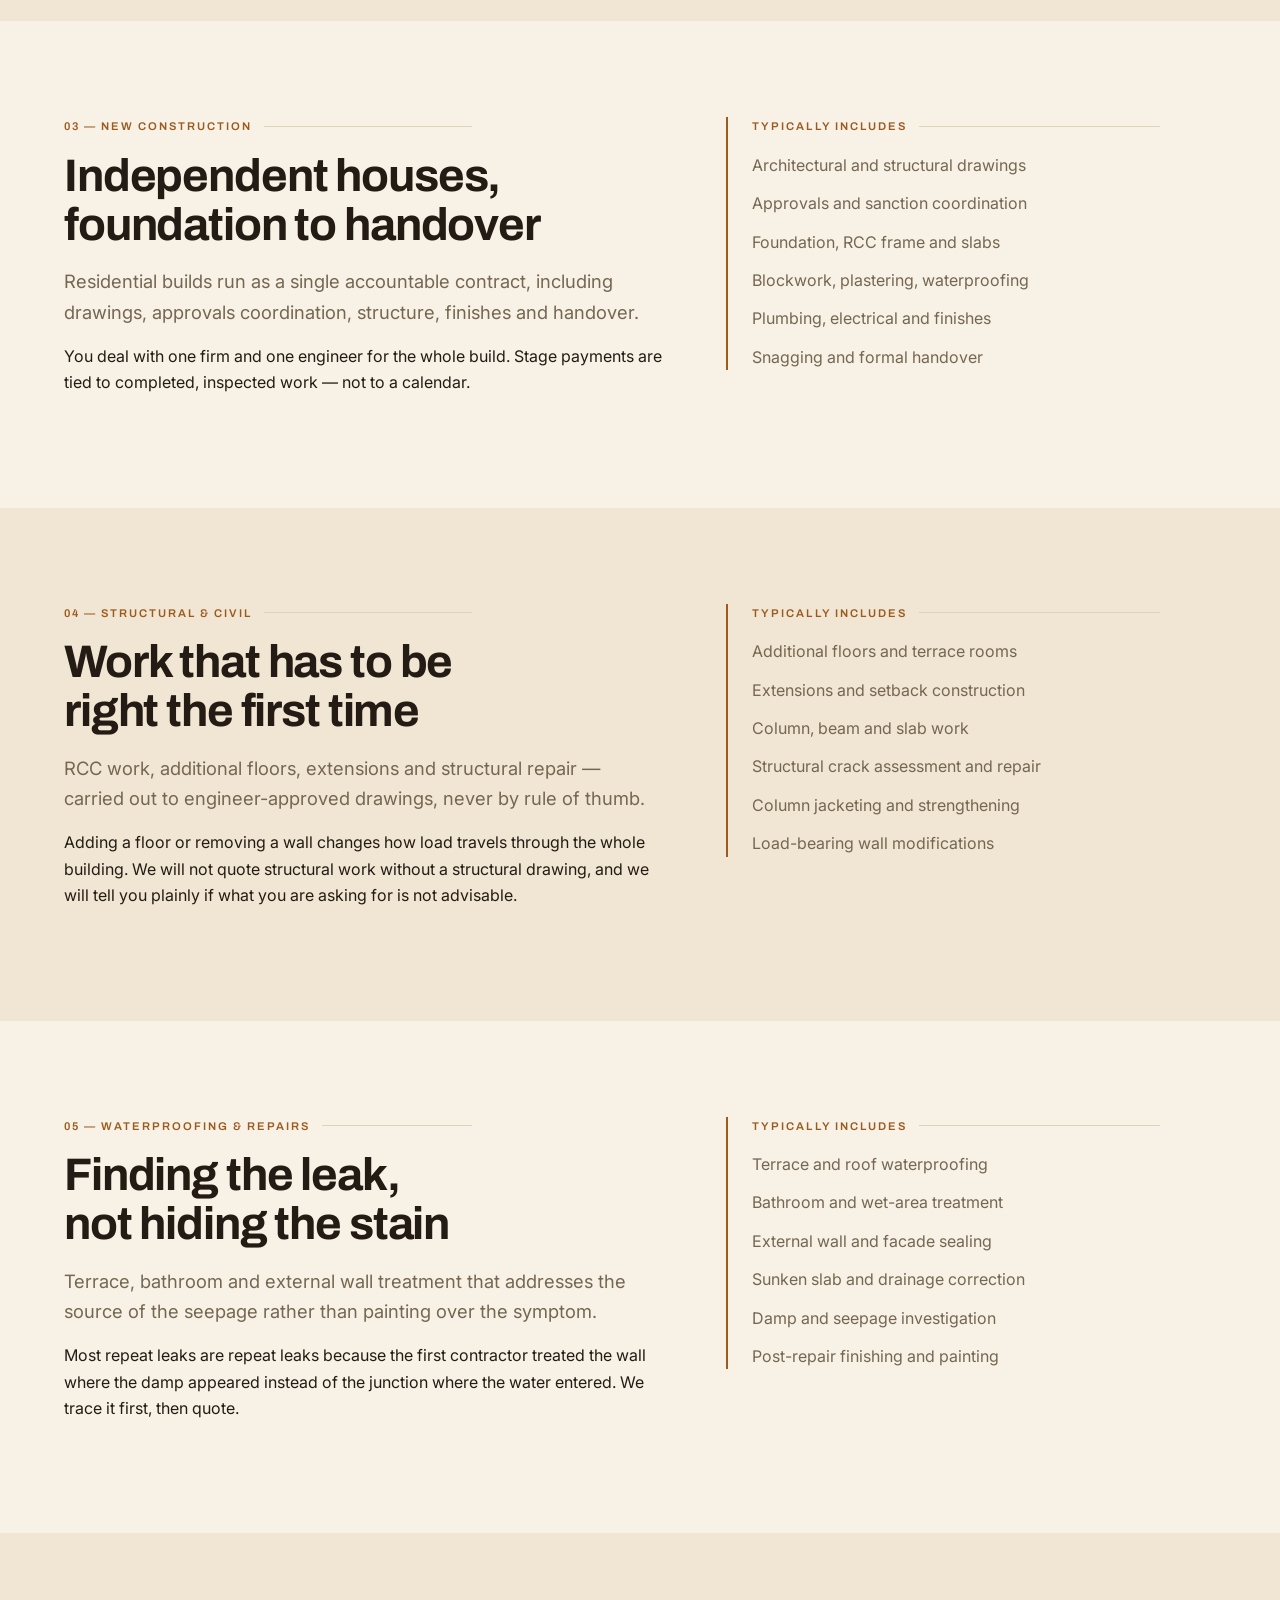
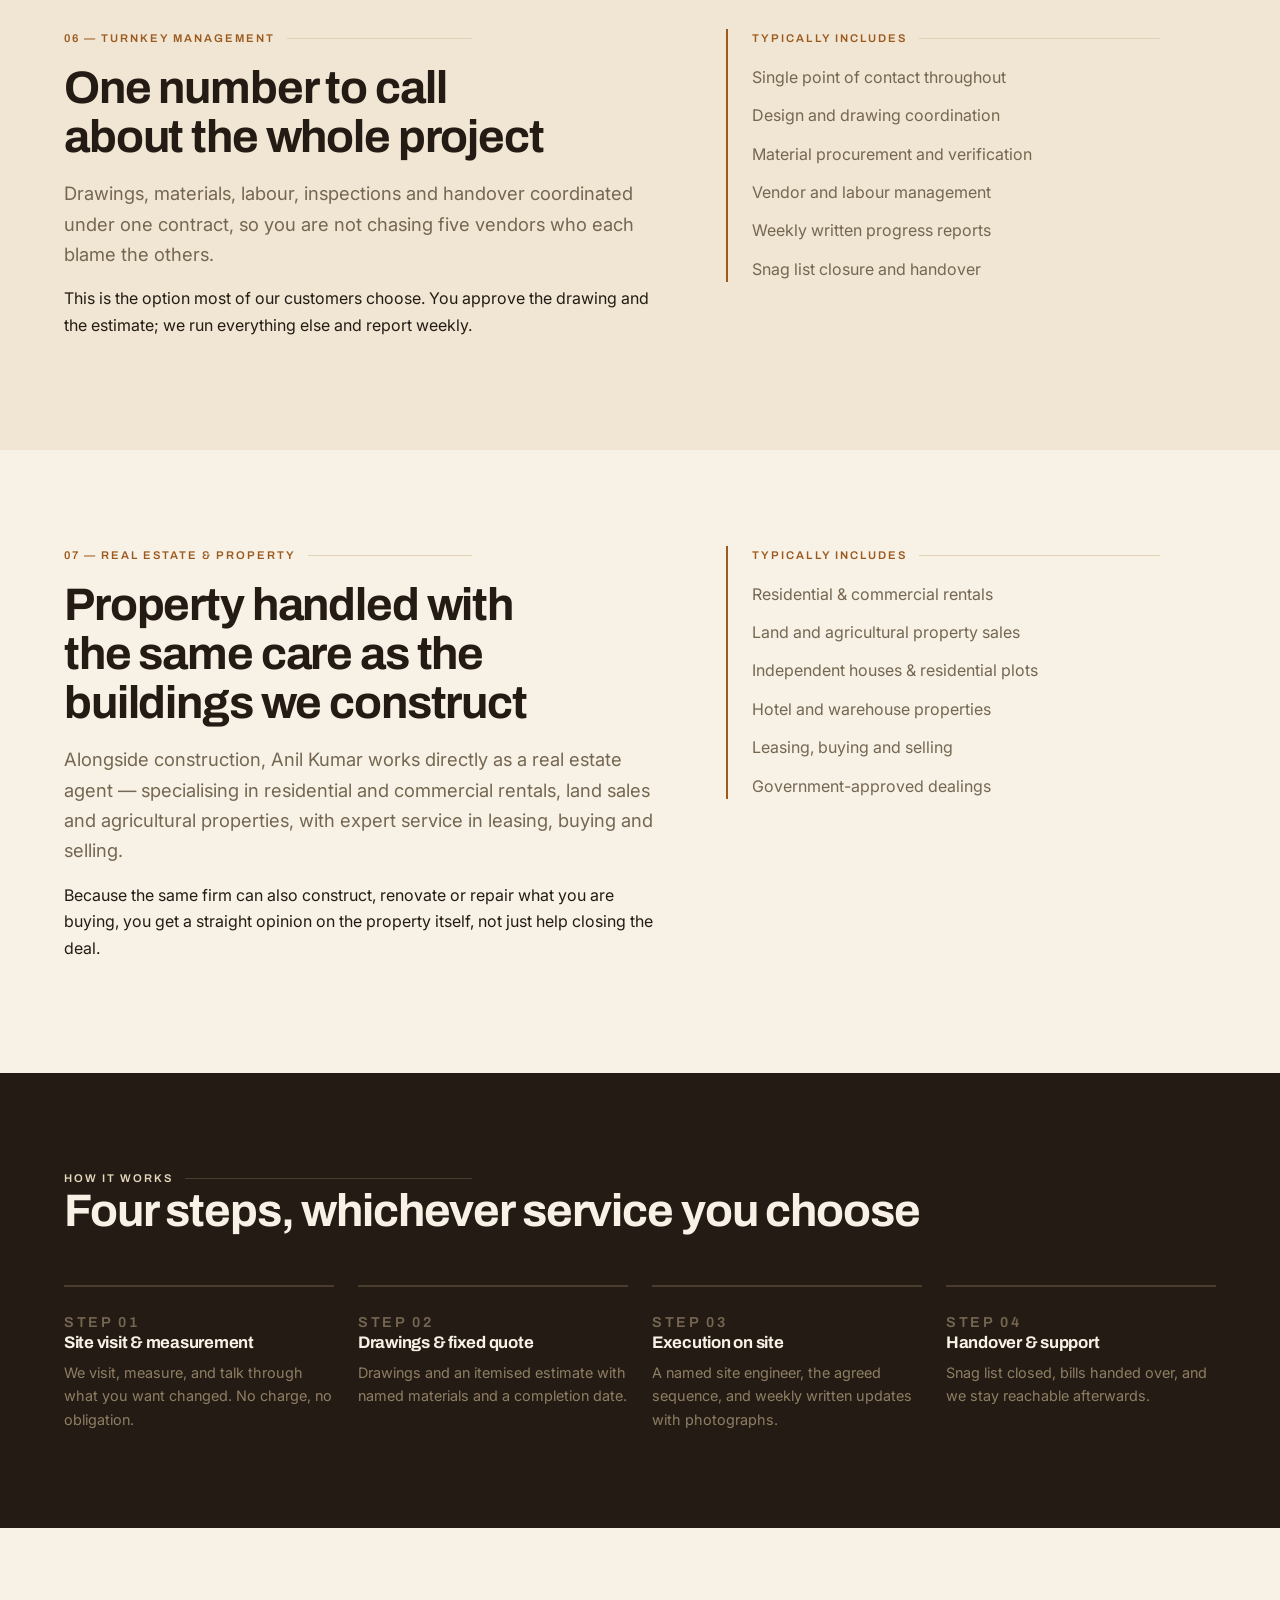
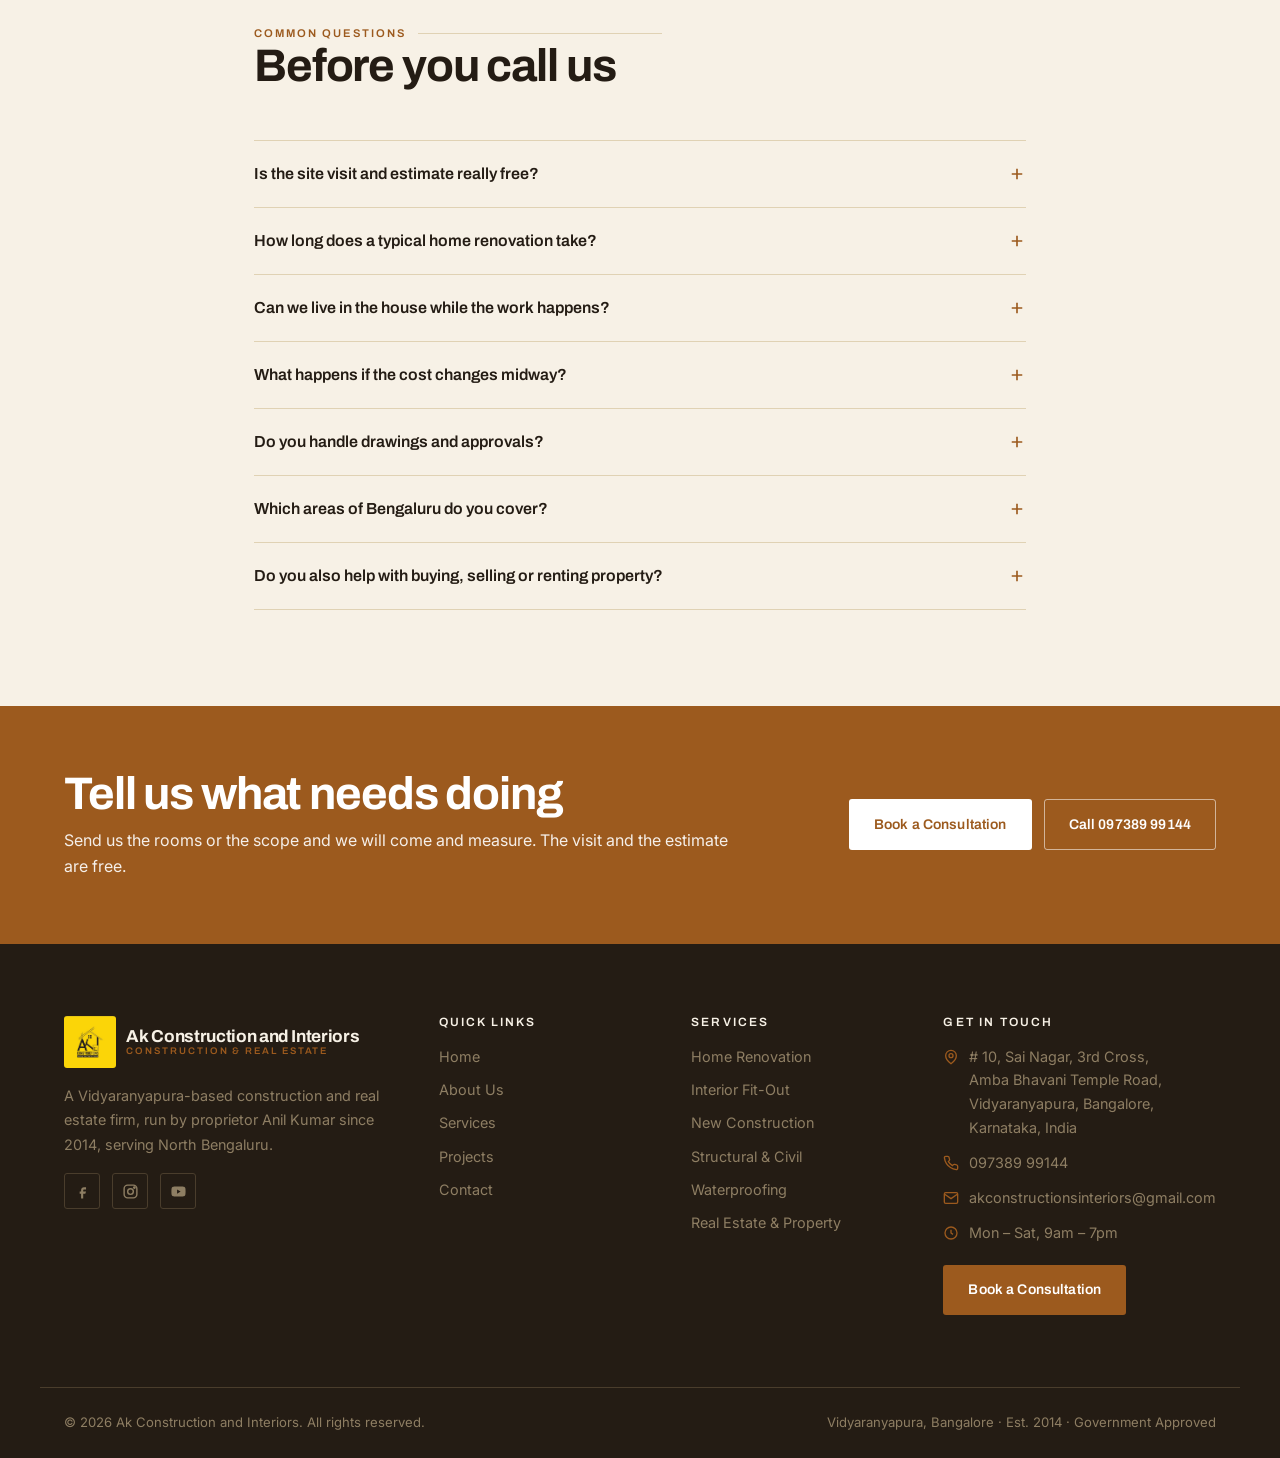
<file: services.html>
<!DOCTYPE html>
<html lang="en-IN">
<head>
<meta charset="utf-8">
<meta name="viewport" content="width=device-width, initial-scale=1">
<title>Services — Construction, Interiors &amp; Real Estate | Ak Construction and Interiors</title>
<meta name="description" content="Building construction, structural and civil work, interiors, waterproofing, turnkey management and real estate consulting across North Bengaluru.">
<link rel="icon" href="assets/favicon.svg" type="image/svg+xml">
<link rel="preconnect" href="https://fonts.googleapis.com">
<link rel="preconnect" href="https://fonts.gstatic.com" crossorigin>
<link href="https://fonts.googleapis.com/css2?family=Archivo:wght@500;600;700&family=Inter:wght@400;500;600&display=swap" rel="stylesheet">
<link rel="stylesheet" href="assets/css/style.css">
</head>
<body>

<a class="skip-link" href="#main">Skip to content</a>

<header class="header">
  <div class="wrap header__inner">
    <a class="logo" href="index.html">
      <img class="logo__mark" src="assets/ak-logo.jpg" alt="Ak Construction and Interiors logo">
      <span class="logo__text">
        <span class="logo__name">Ak Construction and Interiors</span>
        <span class="logo__sub">Construction &amp; Real Estate</span>
      </span>
    </a>

    <nav class="nav" aria-label="Primary">
      <ul class="nav__list">
        <li><a class="nav__link" href="index.html">Home</a></li>
        <li><a class="nav__link" href="about.html">About</a></li>
        <li><a class="nav__link is-active" href="services.html" aria-current="page">Services</a></li>
        <li><a class="nav__link" href="projects.html">Projects</a></li>
        <li><a class="nav__link" href="contact.html">Contact</a></li>
      </ul>
    </nav>

    <a class="btn btn--primary header__cta" href="contact.html">
      Book a Consultation
      <svg class="btn__arrow" width="15" height="15" viewBox="0 0 24 24" fill="none" stroke="currentColor" stroke-width="2.2" aria-hidden="true"><path d="M5 12h14M13 6l6 6-6 6"/></svg>
    </a>

    <button class="nav-toggle" type="button" aria-expanded="false" aria-controls="mobile-nav">
      <span class="visually-hidden">Menu</span>
      <span class="nav-toggle__bar" aria-hidden="true"></span>
      <span class="nav-toggle__bar" aria-hidden="true"></span>
      <span class="nav-toggle__bar" aria-hidden="true"></span>
    </button>
  </div>

  <div class="mobile-nav" id="mobile-nav">
    <ul class="mobile-nav__list">
      <li><a class="mobile-nav__link" href="index.html">Home</a></li>
      <li><a class="mobile-nav__link" href="about.html">About</a></li>
      <li><a class="mobile-nav__link is-active" href="services.html">Services</a></li>
      <li><a class="mobile-nav__link" href="projects.html">Projects</a></li>
      <li><a class="mobile-nav__link" href="contact.html">Contact</a></li>
    </ul>
    <div class="mobile-nav__cta">
      <a class="btn btn--primary" href="contact.html">Book a Consultation</a>
    </div>
  </div>
</header>

<main id="main">

  <section class="pagehead">
    <div class="wrap">
      <p class="crumb"><a href="index.html">Home</a> <span aria-hidden="true">/</span> <span aria-current="page">Services</span></p>
      <h1>Construction and real estate, done properly.</h1>
      <p class="lede">Every construction service is quoted against a measured drawing; every property deal is handled personally by proprietor Anil Kumar.</p>
    </div>
  </section>

  <!-- Marquee -->
  <div class="marquee" aria-hidden="true">
    <div class="marquee__track">
      <div class="marquee__group">
        <span class="marquee__item">Home Renovation <svg class="marquee__dot" width="8" height="8" viewBox="0 0 8 8" fill="currentColor"><circle cx="4" cy="4" r="4"/></svg></span>
        <span class="marquee__item">Interior Fit-Out <svg class="marquee__dot" width="8" height="8" viewBox="0 0 8 8" fill="currentColor"><circle cx="4" cy="4" r="4"/></svg></span>
        <span class="marquee__item">New Construction <svg class="marquee__dot" width="8" height="8" viewBox="0 0 8 8" fill="currentColor"><circle cx="4" cy="4" r="4"/></svg></span>
        <span class="marquee__item">Structural &amp; Civil <svg class="marquee__dot" width="8" height="8" viewBox="0 0 8 8" fill="currentColor"><circle cx="4" cy="4" r="4"/></svg></span>
        <span class="marquee__item">Waterproofing <svg class="marquee__dot" width="8" height="8" viewBox="0 0 8 8" fill="currentColor"><circle cx="4" cy="4" r="4"/></svg></span>
        <span class="marquee__item">Turnkey Management <svg class="marquee__dot" width="8" height="8" viewBox="0 0 8 8" fill="currentColor"><circle cx="4" cy="4" r="4"/></svg></span>
        <span class="marquee__item">Real Estate &amp; Property <svg class="marquee__dot" width="8" height="8" viewBox="0 0 8 8" fill="currentColor"><circle cx="4" cy="4" r="4"/></svg></span>
      </div>
      <div class="marquee__group">
        <span class="marquee__item">Home Renovation <svg class="marquee__dot" width="8" height="8" viewBox="0 0 8 8" fill="currentColor"><circle cx="4" cy="4" r="4"/></svg></span>
        <span class="marquee__item">Interior Fit-Out <svg class="marquee__dot" width="8" height="8" viewBox="0 0 8 8" fill="currentColor"><circle cx="4" cy="4" r="4"/></svg></span>
        <span class="marquee__item">New Construction <svg class="marquee__dot" width="8" height="8" viewBox="0 0 8 8" fill="currentColor"><circle cx="4" cy="4" r="4"/></svg></span>
        <span class="marquee__item">Structural &amp; Civil <svg class="marquee__dot" width="8" height="8" viewBox="0 0 8 8" fill="currentColor"><circle cx="4" cy="4" r="4"/></svg></span>
        <span class="marquee__item">Waterproofing <svg class="marquee__dot" width="8" height="8" viewBox="0 0 8 8" fill="currentColor"><circle cx="4" cy="4" r="4"/></svg></span>
        <span class="marquee__item">Turnkey Management <svg class="marquee__dot" width="8" height="8" viewBox="0 0 8 8" fill="currentColor"><circle cx="4" cy="4" r="4"/></svg></span>
        <span class="marquee__item">Real Estate &amp; Property <svg class="marquee__dot" width="8" height="8" viewBox="0 0 8 8" fill="currentColor"><circle cx="4" cy="4" r="4"/></svg></span>
      </div>
    </div>
  </div>

  <!-- 01 Home Renovation -->
  <section class="section" id="home-renovation">
    <div class="wrap">
      <div class="intro__grid">
        <div class="reveal reveal--left">
          <p class="sheet-label">01 &mdash; Home Renovation</p>
          <h2>Renovating a home you are still living in</h2>
          <p class="lede">Full-home and room-by-room remodels, sequenced so the disruption is contained and you know exactly which week each part of the house is out of use.</p>
          <p>We start by measuring the existing structure rather than working from the builder's original plan, because after twenty years they rarely match. From there you get a drawing, an itemised estimate, and a week-by-week sequence.</p>
        </div>
        <aside class="intro__aside reveal reveal--right">
          <p class="sheet-label">Typically includes</p>
          <ul class="footer__list" style="color:var(--muted);gap:0.75rem">
            <li>Layout changes and non-structural demolition</li>
            <li>Flooring &mdash; tile, vitrified, wooden</li>
            <li>Plumbing and electrical rework</li>
            <li>Kitchen and bathroom renovation</li>
            <li>Putty, primer and finish painting</li>
            <li>Doors, windows and hardware</li>
          </ul>
        </aside>
      </div>
    </div>
  </section>

  <!-- 02 Interior Fit-Out -->
  <section class="section section--bone2" id="interior-fit-out">
    <div class="wrap">
      <div class="intro__grid">
        <div class="reveal reveal--left">
          <p class="sheet-label">02 &mdash; Interior Fit-Out</p>
          <h2>Joinery that is still working in five years</h2>
          <p class="lede">Modular kitchens, wardrobes, false ceilings, panelling and painting &mdash; built to the drawing, with hardware you can actually get serviced later.</p>
          <p>We name the board, the laminate and the hinge brand in the estimate. Cheap hardware is the single most common reason a good-looking kitchen stops closing properly within two years, so we do not quote it.</p>
        </div>
        <aside class="intro__aside reveal reveal--right">
          <p class="sheet-label">Typically includes</p>
          <ul class="footer__list" style="color:var(--muted);gap:0.75rem">
            <li>Modular kitchens with named hardware</li>
            <li>Wardrobes, lofts and storage</li>
            <li>Gypsum and POP false ceilings</li>
            <li>TV units, wall panelling, partitions</li>
            <li>Lighting layout and fixtures</li>
            <li>Final painting and finishing</li>
          </ul>
        </aside>
      </div>
    </div>
  </section>

  <!-- 03 New Construction -->
  <section class="section" id="new-construction">
    <div class="wrap">
      <div class="intro__grid">
        <div class="reveal reveal--left">
          <p class="sheet-label">03 &mdash; New Construction</p>
          <h2>Independent houses, foundation to handover</h2>
          <p class="lede">Residential builds run as a single accountable contract, including drawings, approvals coordination, structure, finishes and handover.</p>
          <p>You deal with one firm and one engineer for the whole build. Stage payments are tied to completed, inspected work &mdash; not to a calendar.</p>
        </div>
        <aside class="intro__aside reveal reveal--right">
          <p class="sheet-label">Typically includes</p>
          <ul class="footer__list" style="color:var(--muted);gap:0.75rem">
            <li>Architectural and structural drawings</li>
            <li>Approvals and sanction coordination</li>
            <li>Foundation, RCC frame and slabs</li>
            <li>Blockwork, plastering, waterproofing</li>
            <li>Plumbing, electrical and finishes</li>
            <li>Snagging and formal handover</li>
          </ul>
        </aside>
      </div>
    </div>
  </section>

  <!-- 04 Structural -->
  <section class="section section--bone2" id="structural">
    <div class="wrap">
      <div class="intro__grid">
        <div class="reveal reveal--left">
          <p class="sheet-label">04 &mdash; Structural &amp; Civil</p>
          <h2>Work that has to be right the first time</h2>
          <p class="lede">RCC work, additional floors, extensions and structural repair &mdash; carried out to engineer-approved drawings, never by rule of thumb.</p>
          <p>Adding a floor or removing a wall changes how load travels through the whole building. We will not quote structural work without a structural drawing, and we will tell you plainly if what you are asking for is not advisable.</p>
        </div>
        <aside class="intro__aside reveal reveal--right">
          <p class="sheet-label">Typically includes</p>
          <ul class="footer__list" style="color:var(--muted);gap:0.75rem">
            <li>Additional floors and terrace rooms</li>
            <li>Extensions and setback construction</li>
            <li>Column, beam and slab work</li>
            <li>Structural crack assessment and repair</li>
            <li>Column jacketing and strengthening</li>
            <li>Load-bearing wall modifications</li>
          </ul>
        </aside>
      </div>
    </div>
  </section>

  <!-- 05 Waterproofing -->
  <section class="section" id="waterproofing">
    <div class="wrap">
      <div class="intro__grid">
        <div class="reveal reveal--left">
          <p class="sheet-label">05 &mdash; Waterproofing &amp; Repairs</p>
          <h2>Finding the leak, not hiding the stain</h2>
          <p class="lede">Terrace, bathroom and external wall treatment that addresses the source of the seepage rather than painting over the symptom.</p>
          <p>Most repeat leaks are repeat leaks because the first contractor treated the wall where the damp appeared instead of the junction where the water entered. We trace it first, then quote.</p>
        </div>
        <aside class="intro__aside reveal reveal--right">
          <p class="sheet-label">Typically includes</p>
          <ul class="footer__list" style="color:var(--muted);gap:0.75rem">
            <li>Terrace and roof waterproofing</li>
            <li>Bathroom and wet-area treatment</li>
            <li>External wall and facade sealing</li>
            <li>Sunken slab and drainage correction</li>
            <li>Damp and seepage investigation</li>
            <li>Post-repair finishing and painting</li>
          </ul>
        </aside>
      </div>
    </div>
  </section>

  <!-- 06 Turnkey -->
  <section class="section section--bone2" id="turnkey">
    <div class="wrap">
      <div class="intro__grid">
        <div class="reveal reveal--left">
          <p class="sheet-label">06 &mdash; Turnkey Management</p>
          <h2>One number to call about the whole project</h2>
          <p class="lede">Drawings, materials, labour, inspections and handover coordinated under one contract, so you are not chasing five vendors who each blame the others.</p>
          <p>This is the option most of our customers choose. You approve the drawing and the estimate; we run everything else and report weekly.</p>
        </div>
        <aside class="intro__aside reveal reveal--right">
          <p class="sheet-label">Typically includes</p>
          <ul class="footer__list" style="color:var(--muted);gap:0.75rem">
            <li>Single point of contact throughout</li>
            <li>Design and drawing coordination</li>
            <li>Material procurement and verification</li>
            <li>Vendor and labour management</li>
            <li>Weekly written progress reports</li>
            <li>Snag list closure and handover</li>
          </ul>
        </aside>
      </div>
    </div>
  </section>

  <!-- 07 Real Estate -->
  <section class="section" id="real-estate">
    <div class="wrap">
      <div class="intro__grid">
        <div class="reveal reveal--left">
          <p class="sheet-label">07 &mdash; Real Estate &amp; Property</p>
          <h2>Property handled with the same care as the buildings we construct</h2>
          <p class="lede">Alongside construction, Anil Kumar works directly as a real estate agent &mdash; specialising in residential and commercial rentals, land sales and agricultural properties, with expert service in leasing, buying and selling.</p>
          <p>Because the same firm can also construct, renovate or repair what you are buying, you get a straight opinion on the property itself, not just help closing the deal.</p>
        </div>
        <aside class="intro__aside reveal reveal--right">
          <p class="sheet-label">Typically includes</p>
          <ul class="footer__list" style="color:var(--muted);gap:0.75rem">
            <li>Residential &amp; commercial rentals</li>
            <li>Land and agricultural property sales</li>
            <li>Independent houses &amp; residential plots</li>
            <li>Hotel and warehouse properties</li>
            <li>Leasing, buying and selling</li>
            <li>Government-approved dealings</li>
          </ul>
        </aside>
      </div>
    </div>
  </section>

  <!-- Process -->
  <section class="section section--ink">
    <div class="wrap">
      <div class="section-head reveal">
        <p class="sheet-label sheet-label--light">How it works</p>
        <h2>Four steps, whichever service you choose</h2>
      </div>
      <div class="grid grid--4">
        <div class="step reveal" style="border-top-color:var(--hairline-dark)">
          <p class="step__num">Step 01</p>
          <h3>Site visit &amp; measurement</h3>
          <p style="color:var(--taupe)">We visit, measure, and talk through what you want changed. No charge, no obligation.</p>
        </div>
        <div class="step reveal" style="border-top-color:var(--hairline-dark)">
          <p class="step__num">Step 02</p>
          <h3>Drawings &amp; fixed quote</h3>
          <p style="color:var(--taupe)">Drawings and an itemised estimate with named materials and a completion date.</p>
        </div>
        <div class="step reveal" style="border-top-color:var(--hairline-dark)">
          <p class="step__num">Step 03</p>
          <h3>Execution on site</h3>
          <p style="color:var(--taupe)">A named site engineer, the agreed sequence, and weekly written updates with photographs.</p>
        </div>
        <div class="step reveal" style="border-top-color:var(--hairline-dark)">
          <p class="step__num">Step 04</p>
          <h3>Handover &amp; support</h3>
          <p style="color:var(--taupe)">Snag list closed, bills handed over, and we stay reachable afterwards.</p>
        </div>
      </div>
    </div>
  </section>

  <!-- FAQ -->
  <section class="section">
    <div class="wrap" style="max-width:820px">
      <div class="section-head reveal">
        <p class="sheet-label">Common questions</p>
        <h2>Before you call us</h2>
      </div>

      <div class="faq reveal">
        <div class="faq__item">
          <button class="faq__q" type="button" aria-expanded="false" aria-controls="faq-1">
            Is the site visit and estimate really free?
            <svg class="faq__icon" width="18" height="18" viewBox="0 0 24 24" fill="none" stroke="currentColor" stroke-width="2.2" aria-hidden="true"><path d="M12 5v14M5 12h14"/></svg>
          </button>
          <div class="faq__a" id="faq-1">
            <p>Yes. We visit, measure and give you an itemised written estimate at no cost and with no obligation to proceed. You keep the estimate either way.</p>
          </div>
        </div>

        <div class="faq__item">
          <button class="faq__q" type="button" aria-expanded="false" aria-controls="faq-2">
            How long does a typical home renovation take?
            <svg class="faq__icon" width="18" height="18" viewBox="0 0 24 24" fill="none" stroke="currentColor" stroke-width="2.2" aria-hidden="true"><path d="M12 5v14M5 12h14"/></svg>
          </button>
          <div class="faq__a" id="faq-2">
            <p>A single bathroom is usually two to three weeks. A 2 or 3 BHK full-home renovation is typically eight to fourteen weeks depending on scope. Your estimate carries a specific completion date rather than a range.</p>
          </div>
        </div>

        <div class="faq__item">
          <button class="faq__q" type="button" aria-expanded="false" aria-controls="faq-3">
            Can we live in the house while the work happens?
            <svg class="faq__icon" width="18" height="18" viewBox="0 0 24 24" fill="none" stroke="currentColor" stroke-width="2.2" aria-hidden="true"><path d="M12 5v14M5 12h14"/></svg>
          </button>
          <div class="faq__a" id="faq-3">
            <p>Often yes, for room-by-room work. We sequence it so that a working bathroom and kitchen are always available, and tell you honestly at the estimate stage if the scope makes staying impractical.</p>
          </div>
        </div>

        <div class="faq__item">
          <button class="faq__q" type="button" aria-expanded="false" aria-controls="faq-4">
            What happens if the cost changes midway?
            <svg class="faq__icon" width="18" height="18" viewBox="0 0 24 24" fill="none" stroke="currentColor" stroke-width="2.2" aria-hidden="true"><path d="M12 5v14M5 12h14"/></svg>
          </button>
          <div class="faq__a" id="faq-4">
            <p>It only changes if the scope changes, or if opening up the structure reveals something nobody could see beforehand. In both cases we stop, price it in writing, and wait for your approval before continuing.</p>
          </div>
        </div>

        <div class="faq__item">
          <button class="faq__q" type="button" aria-expanded="false" aria-controls="faq-5">
            Do you handle drawings and approvals?
            <svg class="faq__icon" width="18" height="18" viewBox="0 0 24 24" fill="none" stroke="currentColor" stroke-width="2.2" aria-hidden="true"><path d="M12 5v14M5 12h14"/></svg>
          </button>
          <div class="faq__a" id="faq-5">
            <p>Yes. For new construction and structural work we coordinate architectural and structural drawings and the sanction process as part of the contract.</p>
          </div>
        </div>

        <div class="faq__item">
          <button class="faq__q" type="button" aria-expanded="false" aria-controls="faq-6">
            Which areas of Bengaluru do you cover?
            <svg class="faq__icon" width="18" height="18" viewBox="0 0 24 24" fill="none" stroke="currentColor" stroke-width="2.2" aria-hidden="true"><path d="M12 5v14M5 12h14"/></svg>
          </button>
          <div class="faq__a" id="faq-6">
            <p>Chikkabettahalli, Doddabettahalli, Yelahanka, Thindlu, Sahakar Nagar, Kodigehalli, Doddabommasandra, BEL Layout, Jalahalli and MS Palya. If you are just outside, call us and we will tell you honestly whether we can service it well.</p>
          </div>
        </div>

        <div class="faq__item">
          <button class="faq__q" type="button" aria-expanded="false" aria-controls="faq-7">
            Do you also help with buying, selling or renting property?
            <svg class="faq__icon" width="18" height="18" viewBox="0 0 24 24" fill="none" stroke="currentColor" stroke-width="2.2" aria-hidden="true"><path d="M12 5v14M5 12h14"/></svg>
          </button>
          <div class="faq__a" id="faq-7">
            <p>Yes. Alongside construction, proprietor Anil Kumar works directly as a real estate agent &mdash; residential and commercial rentals, land sales and agricultural properties, and leasing, buying or selling on your behalf.</p>
          </div>
        </div>
      </div>
    </div>
  </section>

  <section class="ctaband">
    <div class="wrap ctaband__inner">
      <div>
        <h2>Tell us what needs doing</h2>
        <p>Send us the rooms or the scope and we will come and measure. The visit and the estimate are free.</p>
      </div>
      <div class="ctaband__actions">
        <a class="btn btn--on-clay" href="contact.html">Book a Consultation</a>
        <a class="btn btn--on-clay-outline" href="tel:+919738999144">Call 097389 99144</a>
      </div>
    </div>
  </section>

</main>

<footer class="footer">
  <div class="wrap footer__grid">
    <div>
      <a class="logo" href="index.html" style="margin-bottom:1rem">
        <img class="logo__mark" src="assets/ak-logo.jpg" alt="Ak Construction and Interiors logo">
        <span class="logo__text">
          <span class="logo__name">Ak Construction and Interiors</span>
          <span class="logo__sub">Construction &amp; Real Estate</span>
        </span>
      </a>
      <p>A Vidyaranyapura-based construction and real estate firm, run by proprietor Anil Kumar since 2014, serving North Bengaluru.</p>
      <div class="footer__social">
        <a href="#" aria-label="Ak Construction and Interiors on Facebook"><svg width="17" height="17" viewBox="0 0 24 24" fill="currentColor" aria-hidden="true"><path d="M14 9h3V6h-3c-2.2 0-4 1.8-4 4v2H8v3h2v7h3v-7h3l1-3h-4v-2c0-.6.4-1 1-1z"/></svg></a>
        <a href="#" aria-label="Ak Construction and Interiors on Instagram"><svg width="17" height="17" viewBox="0 0 24 24" fill="none" stroke="currentColor" stroke-width="2" aria-hidden="true"><rect x="3" y="3" width="18" height="18" rx="5"/><circle cx="12" cy="12" r="4"/><circle cx="17.5" cy="6.5" r="1" fill="currentColor"/></svg></a>
        <a href="#" aria-label="Ak Construction and Interiors on YouTube"><svg width="17" height="17" viewBox="0 0 24 24" fill="currentColor" aria-hidden="true"><path d="M22 12s0-3.3-.4-4.8a2.5 2.5 0 00-1.8-1.8C18.3 5 12 5 12 5s-6.3 0-7.8.4a2.5 2.5 0 00-1.8 1.8C2 8.7 2 12 2 12s0 3.3.4 4.8a2.5 2.5 0 001.8 1.8C5.7 19 12 19 12 19s6.3 0 7.8-.4a2.5 2.5 0 001.8-1.8C22 15.3 22 12 22 12zM10 15V9l5 3z"/></svg></a>
      </div>
    </div>

    <div>
      <h4>Quick links</h4>
      <ul class="footer__list">
        <li><a href="index.html">Home</a></li>
        <li><a href="about.html">About Us</a></li>
        <li><a href="services.html">Services</a></li>
        <li><a href="projects.html">Projects</a></li>
        <li><a href="contact.html">Contact</a></li>
      </ul>
    </div>

    <div>
      <h4>Services</h4>
      <ul class="footer__list">
        <li><a href="services.html#home-renovation">Home Renovation</a></li>
        <li><a href="services.html#interior-fit-out">Interior Fit-Out</a></li>
        <li><a href="services.html#new-construction">New Construction</a></li>
        <li><a href="services.html#structural">Structural &amp; Civil</a></li>
        <li><a href="services.html#waterproofing">Waterproofing</a></li>
        <li><a href="services.html#real-estate">Real Estate &amp; Property</a></li>
      </ul>
    </div>

    <div>
      <h4>Get in touch</h4>
      <div class="footer__contact">
        <div>
          <svg width="16" height="16" viewBox="0 0 24 24" fill="none" stroke="currentColor" stroke-width="2" aria-hidden="true"><path d="M20 10c0 6-8 12-8 12s-8-6-8-12a8 8 0 0116 0z"/><circle cx="12" cy="10" r="3"/></svg>
          <span># 10, Sai Nagar, 3rd Cross,<br>Amba Bhavani Temple Road,<br>Vidyaranyapura, Bangalore, Karnataka, India</span>
        </div>
        <div>
          <svg width="16" height="16" viewBox="0 0 24 24" fill="none" stroke="currentColor" stroke-width="2" aria-hidden="true"><path d="M22 16.9v3a2 2 0 01-2.2 2 19.8 19.8 0 01-8.6-3.1 19.5 19.5 0 01-6-6A19.8 19.8 0 012.1 4.2 2 2 0 014.1 2h3a2 2 0 012 1.7c.1 1 .4 1.9.7 2.8a2 2 0 01-.5 2.1L8.1 9.9a16 16 0 006 6l1.3-1.2a2 2 0 012.1-.5c.9.3 1.8.6 2.8.7a2 2 0 011.7 2z"/></svg>
          <a href="tel:+919738999144">097389 99144</a>
        </div>
        <div>
          <svg width="16" height="16" viewBox="0 0 24 24" fill="none" stroke="currentColor" stroke-width="2" aria-hidden="true"><rect x="2" y="4" width="20" height="16" rx="2"/><path d="M2 6l10 7L22 6"/></svg>
          <a href="mailto:akconstructionsinteriors@gmail.com">akconstructionsinteriors@gmail.com</a>
        </div>
        <div>
          <svg width="16" height="16" viewBox="0 0 24 24" fill="none" stroke="currentColor" stroke-width="2" aria-hidden="true"><circle cx="12" cy="12" r="9"/><path d="M12 7v5l3 2"/></svg>
          <span>Mon &ndash; Sat, 9am &ndash; 7pm</span>
        </div>
      </div>
      <a class="btn btn--primary" href="contact.html" style="margin-top:1.25rem">Book a Consultation</a>
    </div>
  </div>

  <div class="wrap footer__bottom">
    <span>&copy; <span data-year>2026</span> Ak Construction and Interiors. All rights reserved.</span>
    <span>Vidyaranyapura, Bangalore &middot; Est. 2014 &middot; Government Approved</span>
  </div>
</footer>

<a class="callfab" href="tel:+919738999144">
  <svg width="17" height="17" viewBox="0 0 24 24" fill="none" stroke="currentColor" stroke-width="2.2" aria-hidden="true"><path d="M22 16.9v3a2 2 0 01-2.2 2 19.8 19.8 0 01-8.6-3.1 19.5 19.5 0 01-6-6A19.8 19.8 0 012.1 4.2 2 2 0 014.1 2h3a2 2 0 012 1.7c.1 1 .4 1.9.7 2.8a2 2 0 01-.5 2.1L8.1 9.9a16 16 0 006 6l1.3-1.2a2 2 0 012.1-.5c.9.3 1.8.6 2.8.7a2 2 0 011.7 2z"/></svg>
  Call us
</a>

<script src="assets/js/main.js"></script>
</body>
</html>
</file>
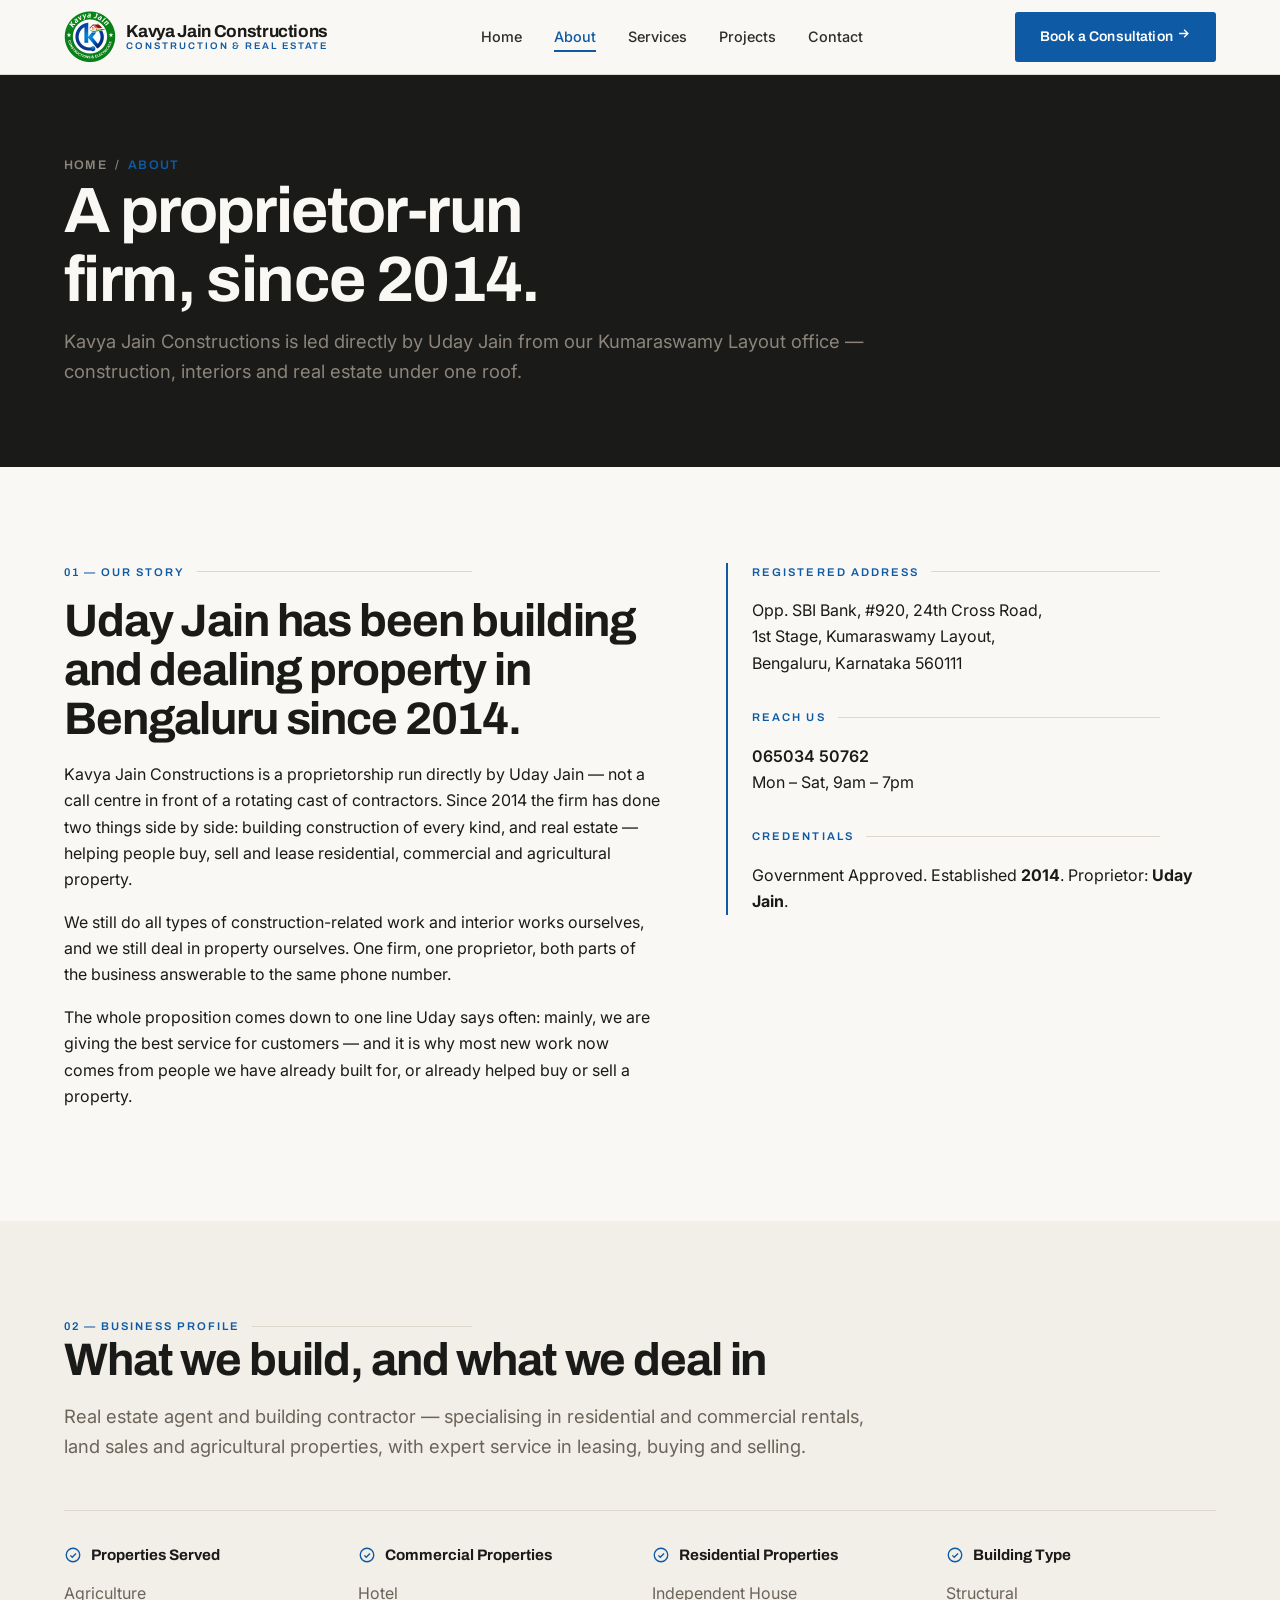
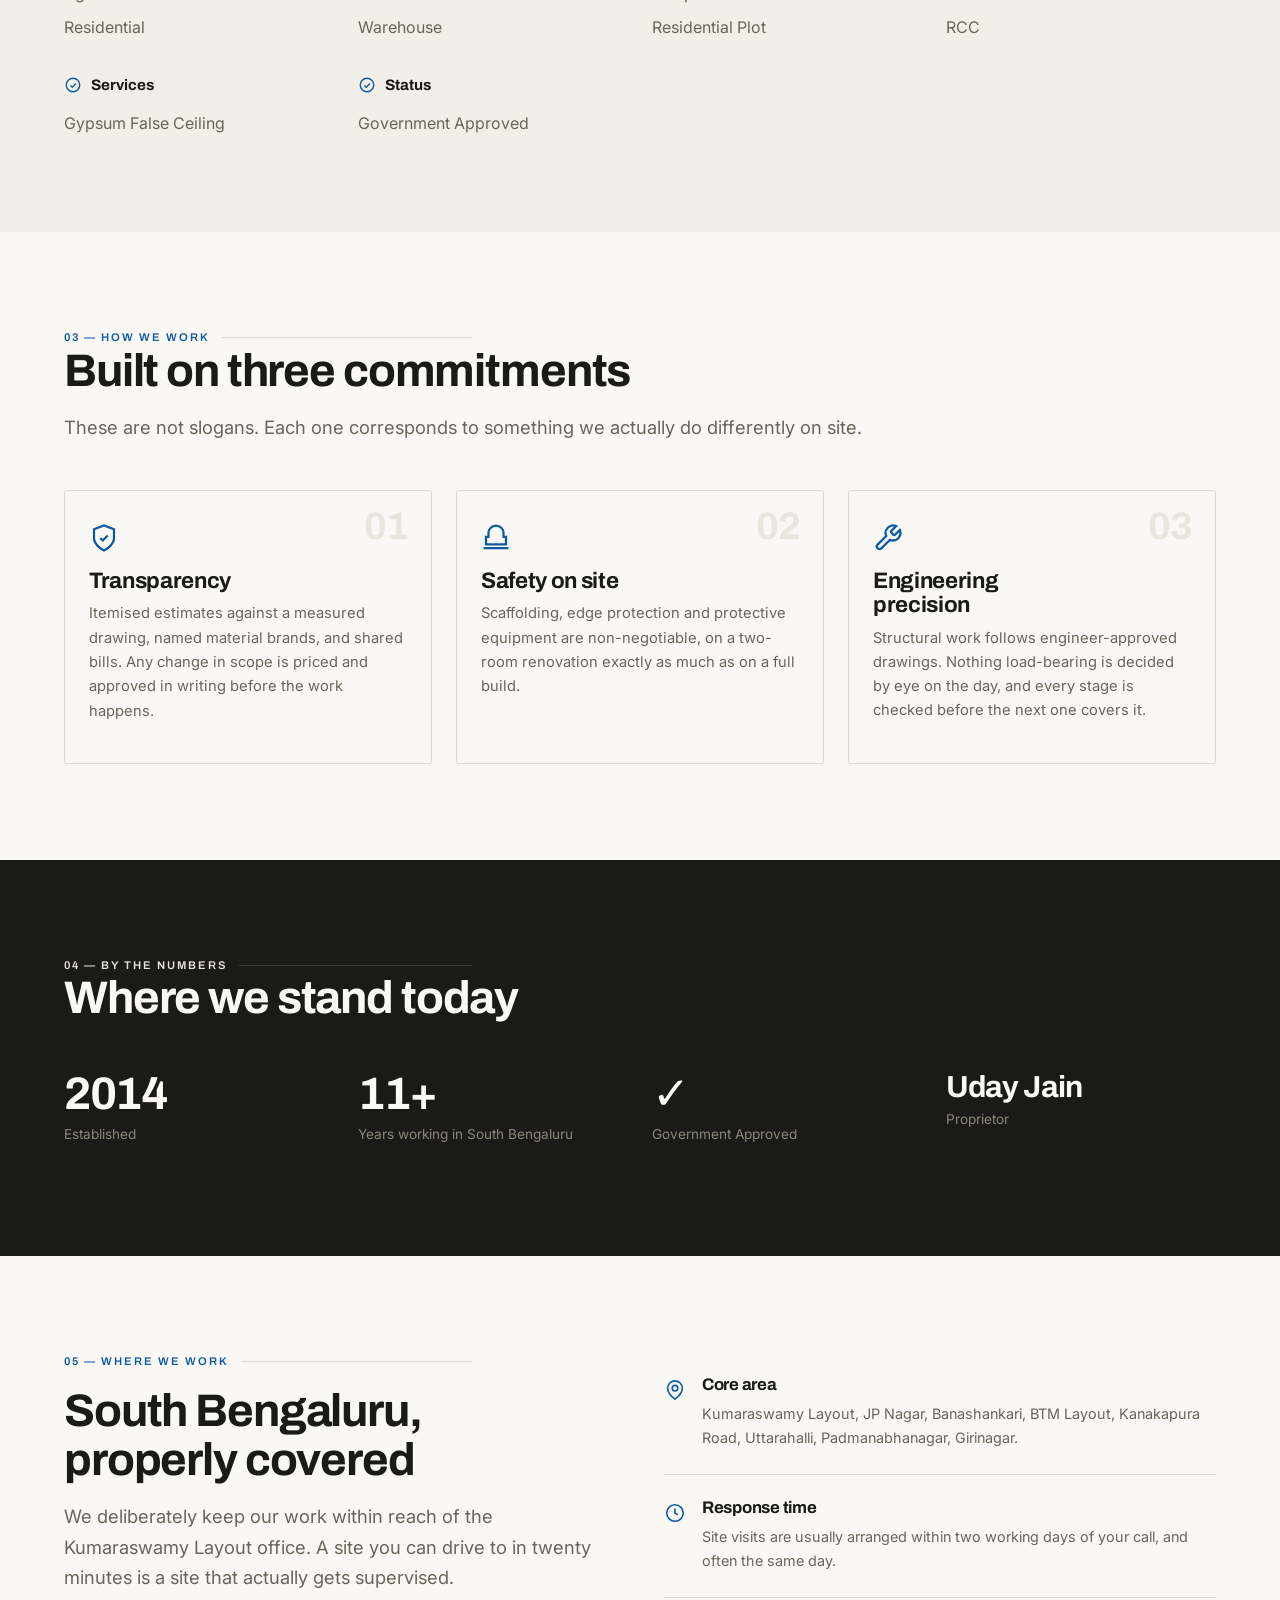
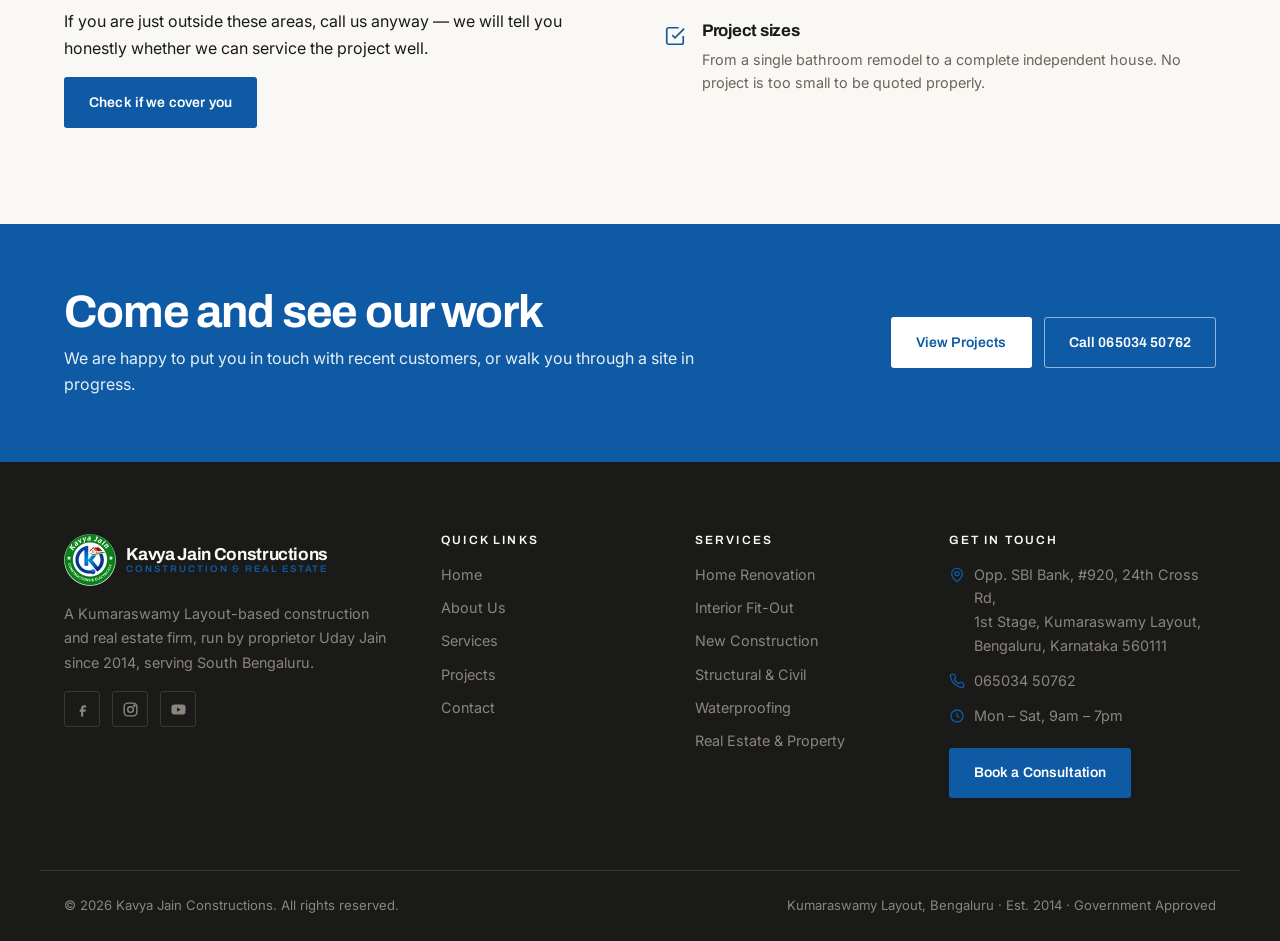
<file: realestate/about.html>
<!DOCTYPE html>
<html lang="en-IN">
<head>
<meta charset="utf-8">
<meta name="viewport" content="width=device-width, initial-scale=1">
<title>About Us — Kavya Jain Constructions, Kumaraswamy Layout Bengaluru</title>
<meta name="description" content="Kavya Jain Constructions, led by proprietor Uday Jain, has served South Bengaluru since 2014 with building construction, interior works and real estate consulting.">
<link rel="icon" href="assets/favicon.svg" type="image/svg+xml">
<link rel="preconnect" href="https://fonts.googleapis.com">
<link rel="preconnect" href="https://fonts.gstatic.com" crossorigin>
<link href="https://fonts.googleapis.com/css2?family=Archivo:wght@500;600;700&family=Inter:wght@400;500;600&display=swap" rel="stylesheet">
<link rel="stylesheet" href="assets/css/style.css">
</head>
<body>

<a class="skip-link" href="#main">Skip to content</a>

<header class="header">
  <div class="wrap header__inner">
    <a class="logo" href="index.html">
      <img class="logo__mark" src="assets/logo.png" alt="Kavya Jain Constructions &amp; Electricals logo">
      <span class="logo__text">
        <span class="logo__name">Kavya Jain Constructions</span>
        <span class="logo__sub">Construction &amp; Real Estate</span>
      </span>
    </a>

    <nav class="nav" aria-label="Primary">
      <ul class="nav__list">
        <li><a class="nav__link" href="index.html">Home</a></li>
        <li><a class="nav__link is-active" href="about.html" aria-current="page">About</a></li>
        <li><a class="nav__link" href="services.html">Services</a></li>
        <li><a class="nav__link" href="projects.html">Projects</a></li>
        <li><a class="nav__link" href="contact.html">Contact</a></li>
      </ul>
    </nav>

    <a class="btn btn--primary header__cta" href="contact.html">
      Book a Consultation
      <svg class="btn__arrow" width="15" height="15" viewBox="0 0 24 24" fill="none" stroke="currentColor" stroke-width="2.2" aria-hidden="true"><path d="M5 12h14M13 6l6 6-6 6"/></svg>
    </a>

    <button class="nav-toggle" type="button" aria-expanded="false" aria-controls="mobile-nav">
      <span class="visually-hidden">Menu</span>
      <span class="nav-toggle__bar" aria-hidden="true"></span>
      <span class="nav-toggle__bar" aria-hidden="true"></span>
      <span class="nav-toggle__bar" aria-hidden="true"></span>
    </button>
  </div>

  <div class="mobile-nav" id="mobile-nav">
    <ul class="mobile-nav__list">
      <li><a class="mobile-nav__link" href="index.html">Home</a></li>
      <li><a class="mobile-nav__link is-active" href="about.html">About</a></li>
      <li><a class="mobile-nav__link" href="services.html">Services</a></li>
      <li><a class="mobile-nav__link" href="projects.html">Projects</a></li>
      <li><a class="mobile-nav__link" href="contact.html">Contact</a></li>
    </ul>
    <div class="mobile-nav__cta">
      <a class="btn btn--primary" href="contact.html">Book a Consultation</a>
    </div>
  </div>
</header>

<main id="main">

  <section class="pagehead">
    <div class="wrap">
      <p class="crumb"><a href="index.html">Home</a> <span aria-hidden="true">/</span> <span aria-current="page">About</span></p>
      <h1>A proprietor-run firm, since 2014.</h1>
      <p class="lede">Kavya Jain Constructions is led directly by Uday Jain from our Kumaraswamy Layout office &mdash; construction, interiors and real estate under one roof.</p>
    </div>
  </section>

  <section class="section">
    <div class="wrap">
      <div class="intro__grid">
        <div class="reveal reveal--left">
          <p class="sheet-label">01 &mdash; Our story</p>
          <h2>Uday Jain has been building and dealing property in Bengaluru since 2014.</h2>
          <p>Kavya Jain Constructions is a proprietorship run directly by Uday Jain &mdash; not a call centre in front of a rotating cast of contractors. Since 2014 the firm has done two things side by side: building construction of every kind, and real estate &mdash; helping people buy, sell and lease residential, commercial and agricultural property.</p>
          <p>We still do all types of construction-related work and interior works ourselves, and we still deal in property ourselves. One firm, one proprietor, both parts of the business answerable to the same phone number.</p>
          <p>The whole proposition comes down to one line Uday says often: mainly, we are giving the best service for customers &mdash; and it is why most new work now comes from people we have already built for, or already helped buy or sell a property.</p>
        </div>

        <aside class="intro__aside reveal reveal--right">
          <p class="sheet-label">Registered address</p>
          <p>Opp. SBI Bank, #920, 24th Cross Road,<br>1st Stage, Kumaraswamy Layout,<br>Bengaluru, Karnataka 560111</p>

          <p class="sheet-label" style="margin-top:2rem">Reach us</p>
          <p><a href="tel:+916503450762" style="font-weight:600">065034 50762</a><br>Mon &ndash; Sat, 9am &ndash; 7pm</p>

          <p class="sheet-label" style="margin-top:2rem">Credentials</p>
          <p style="margin-bottom:0">Government Approved. Established <strong>2014</strong>. Proprietor: <strong>Uday Jain</strong>.</p>
        </aside>
      </div>
    </div>
  </section>

  <!-- Business profile -->
  <section class="section section--bone2">
    <div class="wrap">
      <div class="section-head reveal">
        <p class="sheet-label">02 &mdash; Business profile</p>
        <h2>What we build, and what we deal in</h2>
        <p class="lede">Real estate agent and building contractor &mdash; specialising in residential and commercial rentals, land sales and agricultural properties, with expert service in leasing, buying and selling.</p>
      </div>

      <div class="profile-grid reveal">
        <div class="profile-item">
          <p class="profile-item__label"><svg width="18" height="18" viewBox="0 0 24 24" fill="none" stroke="currentColor" stroke-width="1.8"><circle cx="12" cy="12" r="9"/><path d="M8.5 12.5l2.5 2.5 5-5"/></svg> Properties Served</p>
          <ul class="footer__list" style="color:var(--muted);gap:0.5rem">
            <li>Agriculture</li>
            <li>Residential</li>
          </ul>
        </div>
        <div class="profile-item">
          <p class="profile-item__label"><svg width="18" height="18" viewBox="0 0 24 24" fill="none" stroke="currentColor" stroke-width="1.8"><circle cx="12" cy="12" r="9"/><path d="M8.5 12.5l2.5 2.5 5-5"/></svg> Commercial Properties</p>
          <ul class="footer__list" style="color:var(--muted);gap:0.5rem">
            <li>Hotel</li>
            <li>Warehouse</li>
          </ul>
        </div>
        <div class="profile-item">
          <p class="profile-item__label"><svg width="18" height="18" viewBox="0 0 24 24" fill="none" stroke="currentColor" stroke-width="1.8"><circle cx="12" cy="12" r="9"/><path d="M8.5 12.5l2.5 2.5 5-5"/></svg> Residential Properties</p>
          <ul class="footer__list" style="color:var(--muted);gap:0.5rem">
            <li>Independent House</li>
            <li>Residential Plot</li>
          </ul>
        </div>
        <div class="profile-item">
          <p class="profile-item__label"><svg width="18" height="18" viewBox="0 0 24 24" fill="none" stroke="currentColor" stroke-width="1.8"><circle cx="12" cy="12" r="9"/><path d="M8.5 12.5l2.5 2.5 5-5"/></svg> Building Type</p>
          <ul class="footer__list" style="color:var(--muted);gap:0.5rem">
            <li>Structural</li>
            <li>RCC</li>
          </ul>
        </div>
        <div class="profile-item">
          <p class="profile-item__label"><svg width="18" height="18" viewBox="0 0 24 24" fill="none" stroke="currentColor" stroke-width="1.8"><circle cx="12" cy="12" r="9"/><path d="M8.5 12.5l2.5 2.5 5-5"/></svg> Services</p>
          <ul class="footer__list" style="color:var(--muted);gap:0.5rem">
            <li>Gypsum False Ceiling</li>
          </ul>
        </div>
        <div class="profile-item">
          <p class="profile-item__label"><svg width="18" height="18" viewBox="0 0 24 24" fill="none" stroke="currentColor" stroke-width="1.8"><circle cx="12" cy="12" r="9"/><path d="M8.5 12.5l2.5 2.5 5-5"/></svg> Status</p>
          <ul class="footer__list" style="color:var(--muted);gap:0.5rem">
            <li>Government Approved</li>
          </ul>
        </div>
      </div>
    </div>
  </section>

  <!-- Values -->
  <section class="section">
    <div class="wrap">
      <div class="section-head reveal">
        <p class="sheet-label">03 &mdash; How we work</p>
        <h2>Built on three commitments</h2>
        <p class="lede">These are not slogans. Each one corresponds to something we actually do differently on site.</p>
      </div>

      <div class="grid grid--3">
        <article class="svc reveal">
          <span class="svc__num" aria-hidden="true">01</span>
          <span class="svc__icon" aria-hidden="true">
            <svg width="30" height="30" viewBox="0 0 24 24" fill="none" stroke="currentColor" stroke-width="1.8"><path d="M12 22s8-4 8-10V5l-8-3-8 3v7c0 6 8 10 8 10z"/><path d="M9 12l2 2 4-4"/></svg>
          </span>
          <h3>Transparency</h3>
          <p>Itemised estimates against a measured drawing, named material brands, and shared bills. Any change in scope is priced and approved in writing before the work happens.</p>
        </article>

        <article class="svc reveal">
          <span class="svc__num" aria-hidden="true">02</span>
          <span class="svc__icon" aria-hidden="true">
            <svg width="30" height="30" viewBox="0 0 24 24" fill="none" stroke="currentColor" stroke-width="1.8"><path d="M12 2a6 6 0 00-6 6v3H4v6h16v-6h-2V8a6 6 0 00-6-6z"/><path d="M2 20h20"/></svg>
          </span>
          <h3>Safety on site</h3>
          <p>Scaffolding, edge protection and protective equipment are non-negotiable, on a two-room renovation exactly as much as on a full build.</p>
        </article>

        <article class="svc reveal">
          <span class="svc__num" aria-hidden="true">03</span>
          <span class="svc__icon" aria-hidden="true">
            <svg width="30" height="30" viewBox="0 0 24 24" fill="none" stroke="currentColor" stroke-width="1.8"><path d="M14.7 6.3a1 1 0 000 1.4l1.6 1.6a1 1 0 001.4 0l3.8-3.8a6 6 0 01-7.9 7.9l-6.9 6.9a2.1 2.1 0 01-3-3l6.9-6.9a6 6 0 017.9-7.9z"/></svg>
          </span>
          <h3>Engineering precision</h3>
          <p>Structural work follows engineer-approved drawings. Nothing load-bearing is decided by eye on the day, and every stage is checked before the next one covers it.</p>
        </article>
      </div>
    </div>
  </section>

  <!-- Stats: established year, years active, and credentials — all as given by the proprietor. -->
  <section class="section section--ink">
    <div class="wrap">
      <div class="section-head reveal">
        <p class="sheet-label sheet-label--light">04 &mdash; By the numbers</p>
        <h2>Where we stand today</h2>
      </div>
      <div class="stats reveal">
        <div class="stat">
          <p class="stat__value">2014</p>
          <p class="stat__label">Established</p>
        </div>
        <div class="stat">
          <p class="stat__value" data-count="12" data-suffix="+">12+</p>
          <p class="stat__label">Years working in South Bengaluru</p>
        </div>
        <div class="stat">
          <p class="stat__value">&#10003;</p>
          <p class="stat__label">Government Approved</p>
        </div>
        <div class="stat">
          <p class="stat__value" style="font-size:clamp(1.3rem,3vw,1.9rem)">Uday Jain</p>
          <p class="stat__label">Proprietor</p>
        </div>
      </div>
    </div>
  </section>

  <!-- Service area -->
  <section class="section">
    <div class="wrap">
      <div class="grid grid--2-wide" style="gap:3rem;align-items:start">
        <div class="reveal">
          <p class="sheet-label">05 &mdash; Where we work</p>
          <h2>South Bengaluru, properly covered</h2>
          <p class="lede">We deliberately keep our work within reach of the Kumaraswamy Layout office. A site you can drive to in twenty minutes is a site that actually gets supervised.</p>
          <p>If you are just outside these areas, call us anyway &mdash; we will tell you honestly whether we can service the project well.</p>
          <a class="btn btn--primary" href="contact.html">Check if we cover you</a>
        </div>

        <div class="reveal">
          <div class="feature" style="border-bottom-color:var(--hairline)">
            <span class="feature__icon" aria-hidden="true"><svg width="22" height="22" viewBox="0 0 24 24" fill="none" stroke="currentColor" stroke-width="1.8"><path d="M20 10c0 6-8 12-8 12s-8-6-8-12a8 8 0 0116 0z"/><circle cx="12" cy="10" r="3"/></svg></span>
            <div>
              <h3>Core area</h3>
              <p style="color:var(--muted)">Kumaraswamy Layout, JP Nagar, Banashankari, BTM Layout, Kanakapura Road, Uttarahalli, Padmanabhanagar, Girinagar.</p>
            </div>
          </div>
          <div class="feature" style="border-bottom-color:var(--hairline)">
            <span class="feature__icon" aria-hidden="true"><svg width="22" height="22" viewBox="0 0 24 24" fill="none" stroke="currentColor" stroke-width="1.8"><circle cx="12" cy="12" r="9"/><path d="M12 7v5l3 2"/></svg></span>
            <div>
              <h3>Response time</h3>
              <p style="color:var(--muted)">Site visits are usually arranged within two working days of your call, and often the same day.</p>
            </div>
          </div>
          <div class="feature" style="border-bottom:0">
            <span class="feature__icon" aria-hidden="true"><svg width="22" height="22" viewBox="0 0 24 24" fill="none" stroke="currentColor" stroke-width="1.8"><path d="M9 11l3 3L22 4"/><path d="M21 12v7a2 2 0 01-2 2H5a2 2 0 01-2-2V5a2 2 0 012-2h11"/></svg></span>
            <div>
              <h3>Project sizes</h3>
              <p style="color:var(--muted)">From a single bathroom remodel to a complete independent house. No project is too small to be quoted properly.</p>
            </div>
          </div>
        </div>
      </div>
    </div>
  </section>

  <section class="ctaband">
    <div class="wrap ctaband__inner">
      <div>
        <h2>Come and see our work</h2>
        <p>We are happy to put you in touch with recent customers, or walk you through a site in progress.</p>
      </div>
      <div class="ctaband__actions">
        <a class="btn btn--on-clay" href="projects.html">View Projects</a>
        <a class="btn btn--on-clay-outline" href="tel:+916503450762">Call 065034 50762</a>
      </div>
    </div>
  </section>

</main>

<footer class="footer">
  <div class="wrap footer__grid">
    <div>
      <a class="logo" href="index.html" style="margin-bottom:1rem">
        <img class="logo__mark" src="assets/logo.png" alt="Kavya Jain Constructions &amp; Electricals logo">
        <span class="logo__text">
          <span class="logo__name">Kavya Jain Constructions</span>
          <span class="logo__sub">Construction &amp; Real Estate</span>
        </span>
      </a>
      <p>A Kumaraswamy Layout-based construction and real estate firm, run by proprietor Uday Jain since 2014, serving South Bengaluru.</p>
      <div class="footer__social">
        <a href="#" aria-label="Kavya Jain Constructions on Facebook"><svg width="17" height="17" viewBox="0 0 24 24" fill="currentColor" aria-hidden="true"><path d="M14 9h3V6h-3c-2.2 0-4 1.8-4 4v2H8v3h2v7h3v-7h3l1-3h-4v-2c0-.6.4-1 1-1z"/></svg></a>
        <a href="#" aria-label="Kavya Jain Constructions on Instagram"><svg width="17" height="17" viewBox="0 0 24 24" fill="none" stroke="currentColor" stroke-width="2" aria-hidden="true"><rect x="3" y="3" width="18" height="18" rx="5"/><circle cx="12" cy="12" r="4"/><circle cx="17.5" cy="6.5" r="1" fill="currentColor"/></svg></a>
        <a href="#" aria-label="Kavya Jain Constructions on YouTube"><svg width="17" height="17" viewBox="0 0 24 24" fill="currentColor" aria-hidden="true"><path d="M22 12s0-3.3-.4-4.8a2.5 2.5 0 00-1.8-1.8C18.3 5 12 5 12 5s-6.3 0-7.8.4a2.5 2.5 0 00-1.8 1.8C2 8.7 2 12 2 12s0 3.3.4 4.8a2.5 2.5 0 001.8 1.8C5.7 19 12 19 12 19s6.3 0 7.8-.4a2.5 2.5 0 001.8-1.8C22 15.3 22 12 22 12zM10 15V9l5 3z"/></svg></a>
      </div>
    </div>

    <div>
      <h4>Quick links</h4>
      <ul class="footer__list">
        <li><a href="index.html">Home</a></li>
        <li><a href="about.html">About Us</a></li>
        <li><a href="services.html">Services</a></li>
        <li><a href="projects.html">Projects</a></li>
        <li><a href="contact.html">Contact</a></li>
      </ul>
    </div>

    <div>
      <h4>Services</h4>
      <ul class="footer__list">
        <li><a href="services.html">Home Renovation</a></li>
        <li><a href="services.html">Interior Fit-Out</a></li>
        <li><a href="services.html">New Construction</a></li>
        <li><a href="services.html">Structural &amp; Civil</a></li>
        <li><a href="services.html">Waterproofing</a></li>
        <li><a href="services.html">Real Estate &amp; Property</a></li>
      </ul>
    </div>

    <div>
      <h4>Get in touch</h4>
      <div class="footer__contact">
        <div>
          <svg width="16" height="16" viewBox="0 0 24 24" fill="none" stroke="currentColor" stroke-width="2" aria-hidden="true"><path d="M20 10c0 6-8 12-8 12s-8-6-8-12a8 8 0 0116 0z"/><circle cx="12" cy="10" r="3"/></svg>
          <span>Opp. SBI Bank, #920, 24th Cross Rd,<br>1st Stage, Kumaraswamy Layout,<br>Bengaluru, Karnataka 560111</span>
        </div>
        <div>
          <svg width="16" height="16" viewBox="0 0 24 24" fill="none" stroke="currentColor" stroke-width="2" aria-hidden="true"><path d="M22 16.9v3a2 2 0 01-2.2 2 19.8 19.8 0 01-8.6-3.1 19.5 19.5 0 01-6-6A19.8 19.8 0 012.1 4.2 2 2 0 014.1 2h3a2 2 0 012 1.7c.1 1 .4 1.9.7 2.8a2 2 0 01-.5 2.1L8.1 9.9a16 16 0 006 6l1.3-1.2a2 2 0 012.1-.5c.9.3 1.8.6 2.8.7a2 2 0 011.7 2z"/></svg>
          <a href="tel:+916503450762">065034 50762</a>
        </div>
        <div>
          <svg width="16" height="16" viewBox="0 0 24 24" fill="none" stroke="currentColor" stroke-width="2" aria-hidden="true"><circle cx="12" cy="12" r="9"/><path d="M12 7v5l3 2"/></svg>
          <span>Mon &ndash; Sat, 9am &ndash; 7pm</span>
        </div>
      </div>
      <a class="btn btn--primary" href="contact.html" style="margin-top:1.25rem">Book a Consultation</a>
    </div>
  </div>

  <div class="wrap footer__bottom">
    <span>&copy; <span data-year>2026</span> Kavya Jain Constructions. All rights reserved.</span>
    <span>Kumaraswamy Layout, Bengaluru &middot; Est. 2014 &middot; Government Approved</span>
  </div>
</footer>

<a class="callfab" href="tel:+916503450762">
  <svg width="17" height="17" viewBox="0 0 24 24" fill="none" stroke="currentColor" stroke-width="2.2" aria-hidden="true"><path d="M22 16.9v3a2 2 0 01-2.2 2 19.8 19.8 0 01-8.6-3.1 19.5 19.5 0 01-6-6A19.8 19.8 0 012.1 4.2 2 2 0 014.1 2h3a2 2 0 012 1.7c.1 1 .4 1.9.7 2.8a2 2 0 01-.5 2.1L8.1 9.9a16 16 0 006 6l1.3-1.2a2 2 0 012.1-.5c.9.3 1.8.6 2.8.7a2 2 0 011.7 2z"/></svg>
  Call us
</a>

<script src="assets/js/main.js"></script>
</body>
</html>
</file>
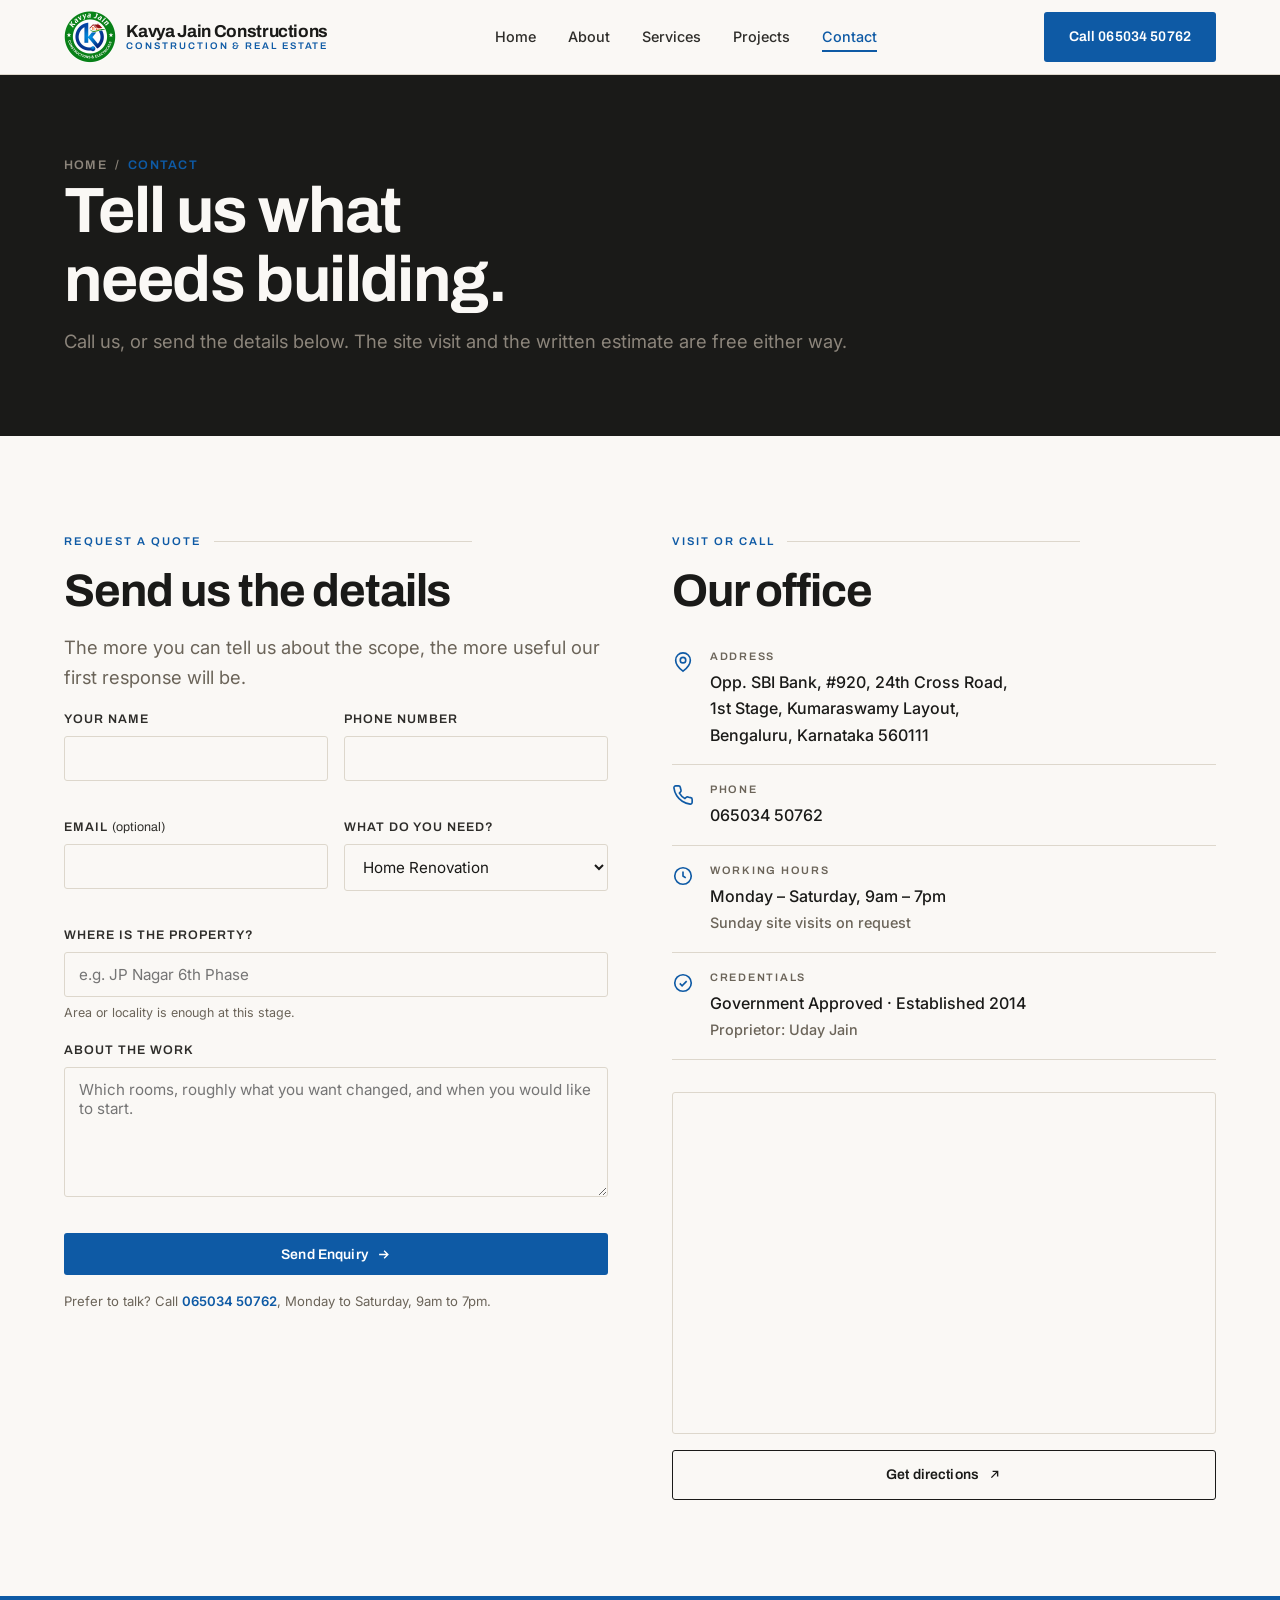
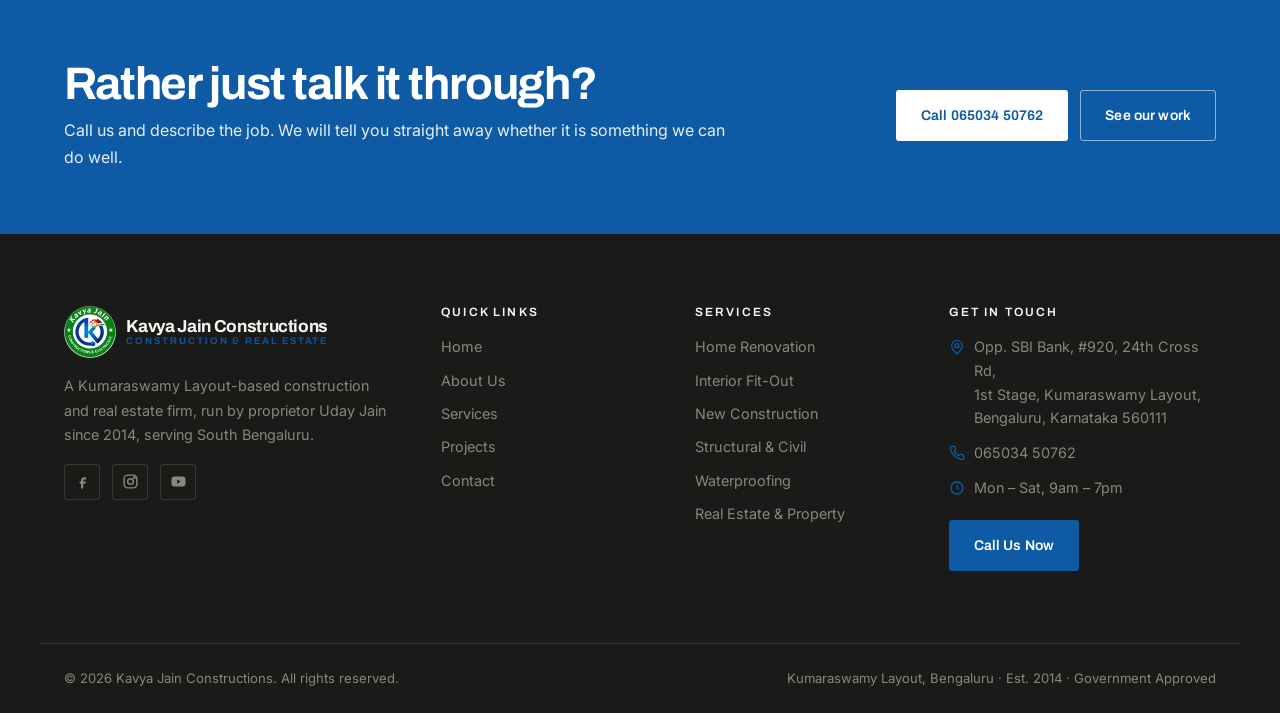
<file: realestate/contact.html>
<!DOCTYPE html>
<html lang="en-IN">
<head>
<meta charset="utf-8">
<meta name="viewport" content="width=device-width, initial-scale=1">
<title>Contact — Kavya Jain Constructions, Kumaraswamy Layout Bengaluru | 065034 50762</title>
<meta name="description" content="Call Kavya Jain Constructions on 065034 50762 or visit Opp. SBI Bank, #920, 24th Cross Rd, 1st Stage, Kumaraswamy Layout, Bengaluru 560111. Free site visit and estimate.">
<link rel="icon" href="assets/favicon.svg" type="image/svg+xml">
<link rel="preconnect" href="https://fonts.googleapis.com">
<link rel="preconnect" href="https://fonts.gstatic.com" crossorigin>
<link href="https://fonts.googleapis.com/css2?family=Archivo:wght@500;600;700&family=Inter:wght@400;500;600&display=swap" rel="stylesheet">
<link rel="stylesheet" href="assets/css/style.css">
</head>
<body>

<a class="skip-link" href="#main">Skip to content</a>

<header class="header">
  <div class="wrap header__inner">
    <a class="logo" href="index.html">
      <img class="logo__mark" src="assets/logo.png" alt="Kavya Jain Constructions &amp; Electricals logo">
      <span class="logo__text">
        <span class="logo__name">Kavya Jain Constructions</span>
        <span class="logo__sub">Construction &amp; Real Estate</span>
      </span>
    </a>

    <nav class="nav" aria-label="Primary">
      <ul class="nav__list">
        <li><a class="nav__link" href="index.html">Home</a></li>
        <li><a class="nav__link" href="about.html">About</a></li>
        <li><a class="nav__link" href="services.html">Services</a></li>
        <li><a class="nav__link" href="projects.html">Projects</a></li>
        <li><a class="nav__link is-active" href="contact.html" aria-current="page">Contact</a></li>
      </ul>
    </nav>

    <a class="btn btn--primary header__cta" href="tel:+916503450762">
      Call 065034 50762
    </a>

    <button class="nav-toggle" type="button" aria-expanded="false" aria-controls="mobile-nav">
      <span class="visually-hidden">Menu</span>
      <span class="nav-toggle__bar" aria-hidden="true"></span>
      <span class="nav-toggle__bar" aria-hidden="true"></span>
      <span class="nav-toggle__bar" aria-hidden="true"></span>
    </button>
  </div>

  <div class="mobile-nav" id="mobile-nav">
    <ul class="mobile-nav__list">
      <li><a class="mobile-nav__link" href="index.html">Home</a></li>
      <li><a class="mobile-nav__link" href="about.html">About</a></li>
      <li><a class="mobile-nav__link" href="services.html">Services</a></li>
      <li><a class="mobile-nav__link" href="projects.html">Projects</a></li>
      <li><a class="mobile-nav__link is-active" href="contact.html">Contact</a></li>
    </ul>
    <div class="mobile-nav__cta">
      <a class="btn btn--primary" href="tel:+916503450762">Call 065034 50762</a>
    </div>
  </div>
</header>

<main id="main">

  <section class="pagehead">
    <div class="wrap">
      <p class="crumb"><a href="index.html">Home</a> <span aria-hidden="true">/</span> <span aria-current="page">Contact</span></p>
      <h1>Tell us what needs building.</h1>
      <p class="lede">Call us, or send the details below. The site visit and the written estimate are free either way.</p>
    </div>
  </section>

  <section class="section">
    <div class="wrap">
      <div class="contact__grid">

        <!-- Form -->
        <div class="reveal reveal--left">
          <p class="sheet-label">Request a quote</p>
          <h2>Send us the details</h2>
          <p class="lede">The more you can tell us about the scope, the more useful our first response will be.</p>

          <div class="form__status" id="form-status" tabindex="-1" hidden></div>

          <form class="form" id="enquiry-form" novalidate>
            <div class="form__row">
              <div class="field">
                <label for="name">Your name</label>
                <input type="text" id="name" name="name" autocomplete="name" required>
                <span class="field__error"></span>
              </div>
              <div class="field">
                <label for="phone">Phone number</label>
                <input type="tel" id="phone" name="phone" autocomplete="tel" required>
                <span class="field__error"></span>
              </div>
            </div>

            <div class="form__row">
              <div class="field">
                <label for="email">Email <span style="text-transform:none;letter-spacing:0;font-weight:400">(optional)</span></label>
                <input type="email" id="email" name="email" autocomplete="email">
                <span class="field__error"></span>
              </div>
              <div class="field">
                <label for="service">What do you need?</label>
                <select id="service" name="service">
                  <option value="Home Renovation">Home Renovation</option>
                  <option value="Interior Fit-Out">Interior Fit-Out</option>
                  <option value="New Construction">New Construction</option>
                  <option value="Structural &amp; Civil">Structural &amp; Civil Work</option>
                  <option value="Waterproofing">Waterproofing &amp; Repairs</option>
                  <option value="Turnkey">Turnkey Project</option>
                  <option value="Real Estate">Real Estate / Property Consulting</option>
                  <option value="Not sure">Not sure yet</option>
                </select>
              </div>
            </div>

            <div class="field">
              <label for="locality">Where is the property?</label>
              <input type="text" id="locality" name="locality" placeholder="e.g. JP Nagar 6th Phase">
              <span class="field__hint">Area or locality is enough at this stage.</span>
            </div>

            <div class="field">
              <label for="message">About the work</label>
              <textarea id="message" name="message" required placeholder="Which rooms, roughly what you want changed, and when you would like to start."></textarea>
              <span class="field__error"></span>
            </div>

            <button class="btn btn--primary" type="submit">
              Send Enquiry
              <svg class="btn__arrow" width="15" height="15" viewBox="0 0 24 24" fill="none" stroke="currentColor" stroke-width="2.2" aria-hidden="true"><path d="M5 12h14M13 6l6 6-6 6"/></svg>
            </button>

            <p class="form__note">Prefer to talk? Call <a href="tel:+916503450762" style="color:var(--clay);font-weight:600">065034 50762</a>, Monday to Saturday, 9am to 7pm.</p>
          </form>
        </div>

        <!-- Details -->
        <div class="reveal reveal--right">
          <p class="sheet-label">Visit or call</p>
          <h2>Our office</h2>

          <div class="contact-item">
            <span class="contact-item__icon" aria-hidden="true">
              <svg width="22" height="22" viewBox="0 0 24 24" fill="none" stroke="currentColor" stroke-width="1.8"><path d="M20 10c0 6-8 12-8 12s-8-6-8-12a8 8 0 0116 0z"/><circle cx="12" cy="10" r="3"/></svg>
            </span>
            <div>
              <p class="contact-item__label">Address</p>
              <p class="contact-item__value" style="margin:0">
                Opp. SBI Bank, #920, 24th Cross Road,<br>
                1st Stage, Kumaraswamy Layout,<br>
                Bengaluru, Karnataka 560111
              </p>
            </div>
          </div>

          <div class="contact-item">
            <span class="contact-item__icon" aria-hidden="true">
              <svg width="22" height="22" viewBox="0 0 24 24" fill="none" stroke="currentColor" stroke-width="1.8"><path d="M22 16.9v3a2 2 0 01-2.2 2 19.8 19.8 0 01-8.6-3.1 19.5 19.5 0 01-6-6A19.8 19.8 0 012.1 4.2 2 2 0 014.1 2h3a2 2 0 012 1.7c.1 1 .4 1.9.7 2.8a2 2 0 01-.5 2.1L8.1 9.9a16 16 0 006 6l1.3-1.2a2 2 0 012.1-.5c.9.3 1.8.6 2.8.7a2 2 0 011.7 2z"/></svg>
            </span>
            <div>
              <p class="contact-item__label">Phone</p>
              <p class="contact-item__value" style="margin:0"><a href="tel:+916503450762">065034 50762</a></p>
            </div>
          </div>

          <div class="contact-item">
            <span class="contact-item__icon" aria-hidden="true">
              <svg width="22" height="22" viewBox="0 0 24 24" fill="none" stroke="currentColor" stroke-width="1.8"><circle cx="12" cy="12" r="9"/><path d="M12 7v5l3 2"/></svg>
            </span>
            <div>
              <p class="contact-item__label">Working hours</p>
              <p class="contact-item__value" style="margin:0">Monday &ndash; Saturday, 9am &ndash; 7pm<br><span style="color:var(--muted);font-size:0.9rem">Sunday site visits on request</span></p>
            </div>
          </div>

          <div class="contact-item">
            <span class="contact-item__icon" aria-hidden="true">
              <svg width="22" height="22" viewBox="0 0 24 24" fill="none" stroke="currentColor" stroke-width="1.8"><circle cx="12" cy="12" r="9"/><path d="M8.5 12.5l2.5 2.5 5-5"/></svg>
            </span>
            <div>
              <p class="contact-item__label">Credentials</p>
              <p class="contact-item__value" style="margin:0">
                Government Approved &middot; Established 2014
                <br>
                <span style="color:var(--muted);font-size:0.9rem">Proprietor: Uday Jain</span>
              </p>
            </div>
          </div>

          <div class="map" style="margin-top:2rem">
            <iframe
              title="Map showing Kavya Jain Constructions, 24th Cross Road, Kumaraswamy Layout, Bengaluru"
              src="https://www.google.com/maps?q=Opp.%20SBI%20Bank%2C%20920%2C%2024th%20Cross%20Rd%2C%201st%20Stage%2C%20Kumaraswamy%20Layout%2C%20Bengaluru%2C%20Karnataka%20560111&output=embed"
              loading="lazy"
              referrerpolicy="no-referrer-when-downgrade"></iframe>
          </div>

          <a class="btn btn--outline" style="margin-top:1rem;width:100%" href="https://www.google.com/maps/dir/?api=1&amp;destination=Opp.+SBI+Bank%2C+920%2C+24th+Cross+Rd%2C+1st+Stage%2C+Kumaraswamy+Layout%2C+Bengaluru%2C+Karnataka+560111" target="_blank" rel="noopener">
            Get directions
            <svg class="btn__arrow" width="15" height="15" viewBox="0 0 24 24" fill="none" stroke="currentColor" stroke-width="2.2" aria-hidden="true"><path d="M7 17L17 7M9 7h8v8"/></svg>
          </a>
        </div>

      </div>
    </div>
  </section>

  <section class="ctaband">
    <div class="wrap ctaband__inner">
      <div>
        <h2>Rather just talk it through?</h2>
        <p>Call us and describe the job. We will tell you straight away whether it is something we can do well.</p>
      </div>
      <div class="ctaband__actions">
        <a class="btn btn--on-clay" href="tel:+916503450762">Call 065034 50762</a>
        <a class="btn btn--on-clay-outline" href="projects.html">See our work</a>
      </div>
    </div>
  </section>

</main>

<footer class="footer">
  <div class="wrap footer__grid">
    <div>
      <a class="logo" href="index.html" style="margin-bottom:1rem">
        <img class="logo__mark" src="assets/logo.png" alt="Kavya Jain Constructions &amp; Electricals logo">
        <span class="logo__text">
          <span class="logo__name">Kavya Jain Constructions</span>
          <span class="logo__sub">Construction &amp; Real Estate</span>
        </span>
      </a>
      <p>A Kumaraswamy Layout-based construction and real estate firm, run by proprietor Uday Jain since 2014, serving South Bengaluru.</p>
      <div class="footer__social">
        <a href="#" aria-label="Kavya Jain Constructions on Facebook"><svg width="17" height="17" viewBox="0 0 24 24" fill="currentColor" aria-hidden="true"><path d="M14 9h3V6h-3c-2.2 0-4 1.8-4 4v2H8v3h2v7h3v-7h3l1-3h-4v-2c0-.6.4-1 1-1z"/></svg></a>
        <a href="#" aria-label="Kavya Jain Constructions on Instagram"><svg width="17" height="17" viewBox="0 0 24 24" fill="none" stroke="currentColor" stroke-width="2" aria-hidden="true"><rect x="3" y="3" width="18" height="18" rx="5"/><circle cx="12" cy="12" r="4"/><circle cx="17.5" cy="6.5" r="1" fill="currentColor"/></svg></a>
        <a href="#" aria-label="Kavya Jain Constructions on YouTube"><svg width="17" height="17" viewBox="0 0 24 24" fill="currentColor" aria-hidden="true"><path d="M22 12s0-3.3-.4-4.8a2.5 2.5 0 00-1.8-1.8C18.3 5 12 5 12 5s-6.3 0-7.8.4a2.5 2.5 0 00-1.8 1.8C2 8.7 2 12 2 12s0 3.3.4 4.8a2.5 2.5 0 001.8 1.8C5.7 19 12 19 12 19s6.3 0 7.8-.4a2.5 2.5 0 001.8-1.8C22 15.3 22 12 22 12zM10 15V9l5 3z"/></svg></a>
      </div>
    </div>

    <div>
      <h4>Quick links</h4>
      <ul class="footer__list">
        <li><a href="index.html">Home</a></li>
        <li><a href="about.html">About Us</a></li>
        <li><a href="services.html">Services</a></li>
        <li><a href="projects.html">Projects</a></li>
        <li><a href="contact.html">Contact</a></li>
      </ul>
    </div>

    <div>
      <h4>Services</h4>
      <ul class="footer__list">
        <li><a href="services.html#home-renovation">Home Renovation</a></li>
        <li><a href="services.html#interior-fit-out">Interior Fit-Out</a></li>
        <li><a href="services.html#new-construction">New Construction</a></li>
        <li><a href="services.html#structural">Structural &amp; Civil</a></li>
        <li><a href="services.html#waterproofing">Waterproofing</a></li>
        <li><a href="services.html#real-estate">Real Estate &amp; Property</a></li>
      </ul>
    </div>

    <div>
      <h4>Get in touch</h4>
      <div class="footer__contact">
        <div>
          <svg width="16" height="16" viewBox="0 0 24 24" fill="none" stroke="currentColor" stroke-width="2" aria-hidden="true"><path d="M20 10c0 6-8 12-8 12s-8-6-8-12a8 8 0 0116 0z"/><circle cx="12" cy="10" r="3"/></svg>
          <span>Opp. SBI Bank, #920, 24th Cross Rd,<br>1st Stage, Kumaraswamy Layout,<br>Bengaluru, Karnataka 560111</span>
        </div>
        <div>
          <svg width="16" height="16" viewBox="0 0 24 24" fill="none" stroke="currentColor" stroke-width="2" aria-hidden="true"><path d="M22 16.9v3a2 2 0 01-2.2 2 19.8 19.8 0 01-8.6-3.1 19.5 19.5 0 01-6-6A19.8 19.8 0 012.1 4.2 2 2 0 014.1 2h3a2 2 0 012 1.7c.1 1 .4 1.9.7 2.8a2 2 0 01-.5 2.1L8.1 9.9a16 16 0 006 6l1.3-1.2a2 2 0 012.1-.5c.9.3 1.8.6 2.8.7a2 2 0 011.7 2z"/></svg>
          <a href="tel:+916503450762">065034 50762</a>
        </div>
        <div>
          <svg width="16" height="16" viewBox="0 0 24 24" fill="none" stroke="currentColor" stroke-width="2" aria-hidden="true"><circle cx="12" cy="12" r="9"/><path d="M12 7v5l3 2"/></svg>
          <span>Mon &ndash; Sat, 9am &ndash; 7pm</span>
        </div>
      </div>
      <a class="btn btn--primary" href="tel:+916503450762" style="margin-top:1.25rem">Call Us Now</a>
    </div>
  </div>

  <div class="wrap footer__bottom">
    <span>&copy; <span data-year>2026</span> Kavya Jain Constructions. All rights reserved.</span>
    <span>Kumaraswamy Layout, Bengaluru &middot; Est. 2014 &middot; Government Approved</span>
  </div>
</footer>

<a class="callfab" href="tel:+916503450762">
  <svg width="17" height="17" viewBox="0 0 24 24" fill="none" stroke="currentColor" stroke-width="2.2" aria-hidden="true"><path d="M22 16.9v3a2 2 0 01-2.2 2 19.8 19.8 0 01-8.6-3.1 19.5 19.5 0 01-6-6A19.8 19.8 0 012.1 4.2 2 2 0 014.1 2h3a2 2 0 012 1.7c.1 1 .4 1.9.7 2.8a2 2 0 01-.5 2.1L8.1 9.9a16 16 0 006 6l1.3-1.2a2 2 0 012.1-.5c.9.3 1.8.6 2.8.7a2 2 0 011.7 2z"/></svg>
  Call us
</a>

<script src="assets/js/main.js"></script>
</body>
</html>
</file>
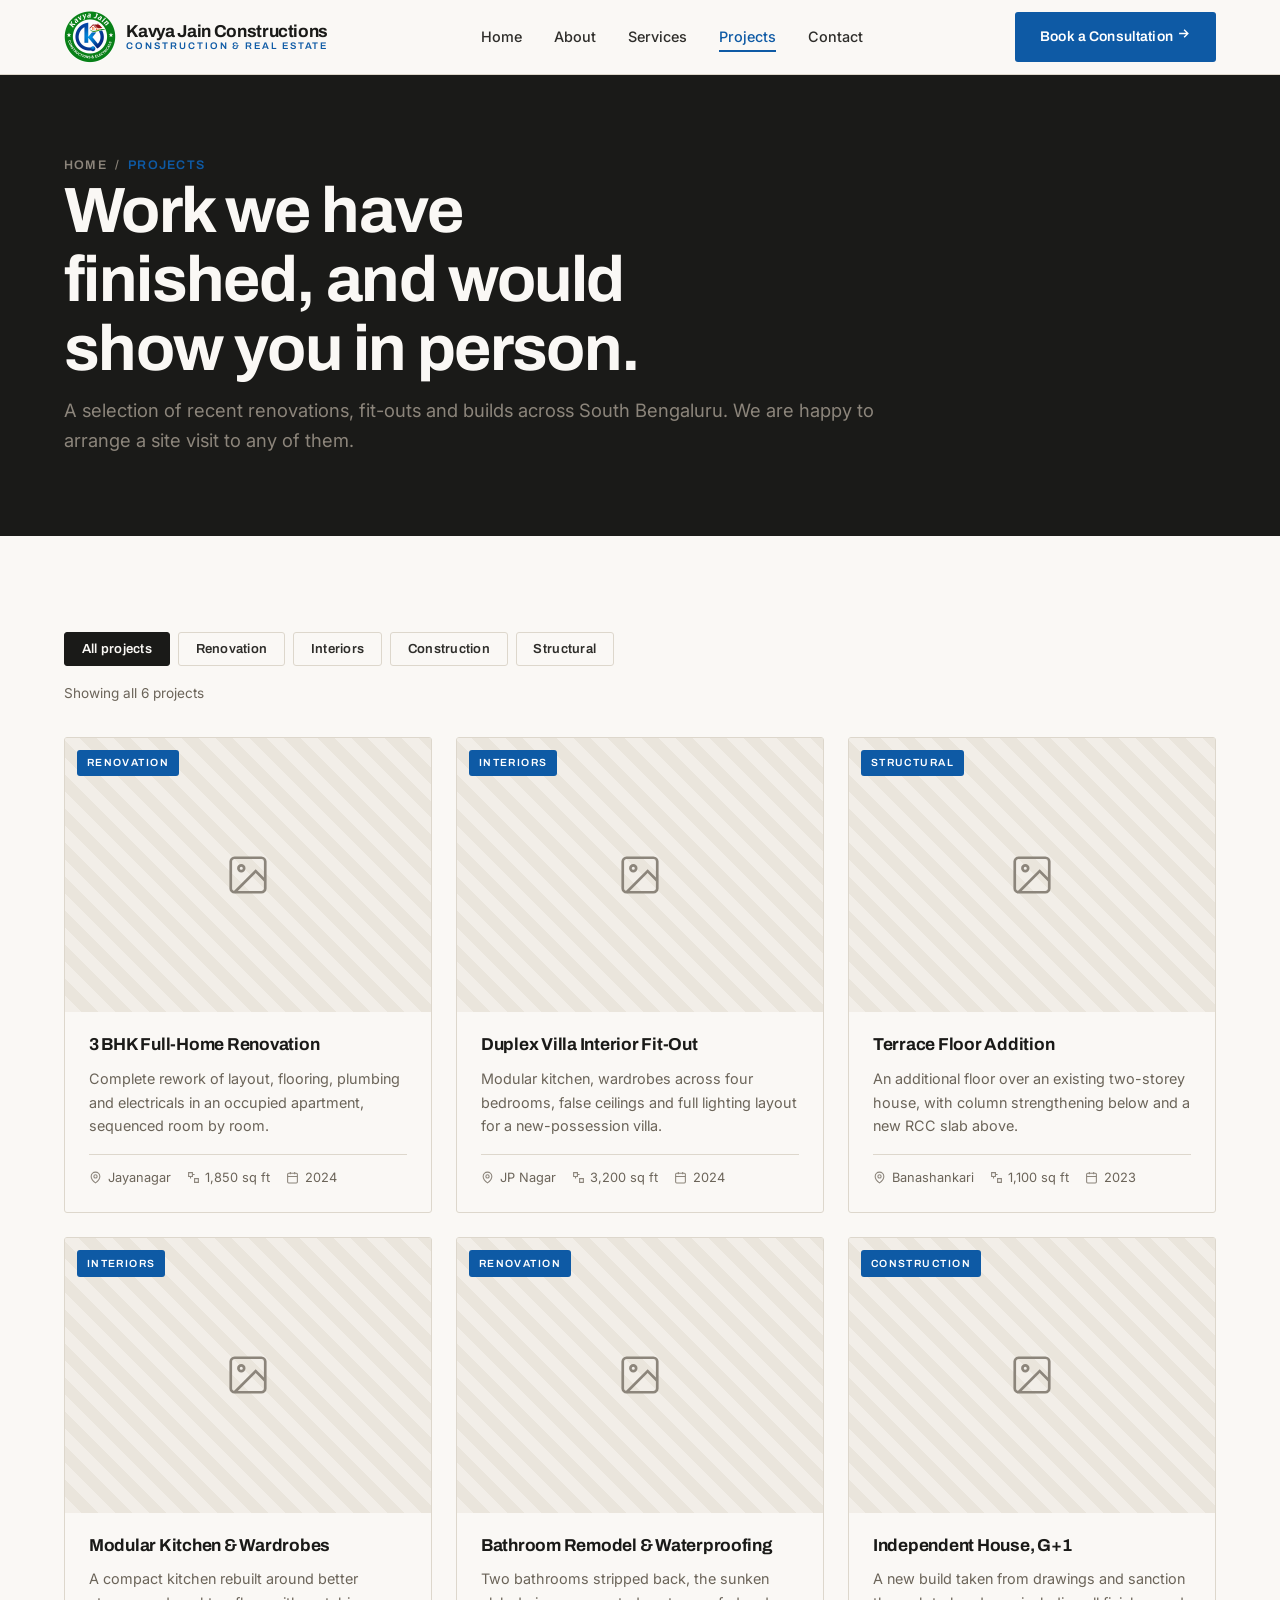
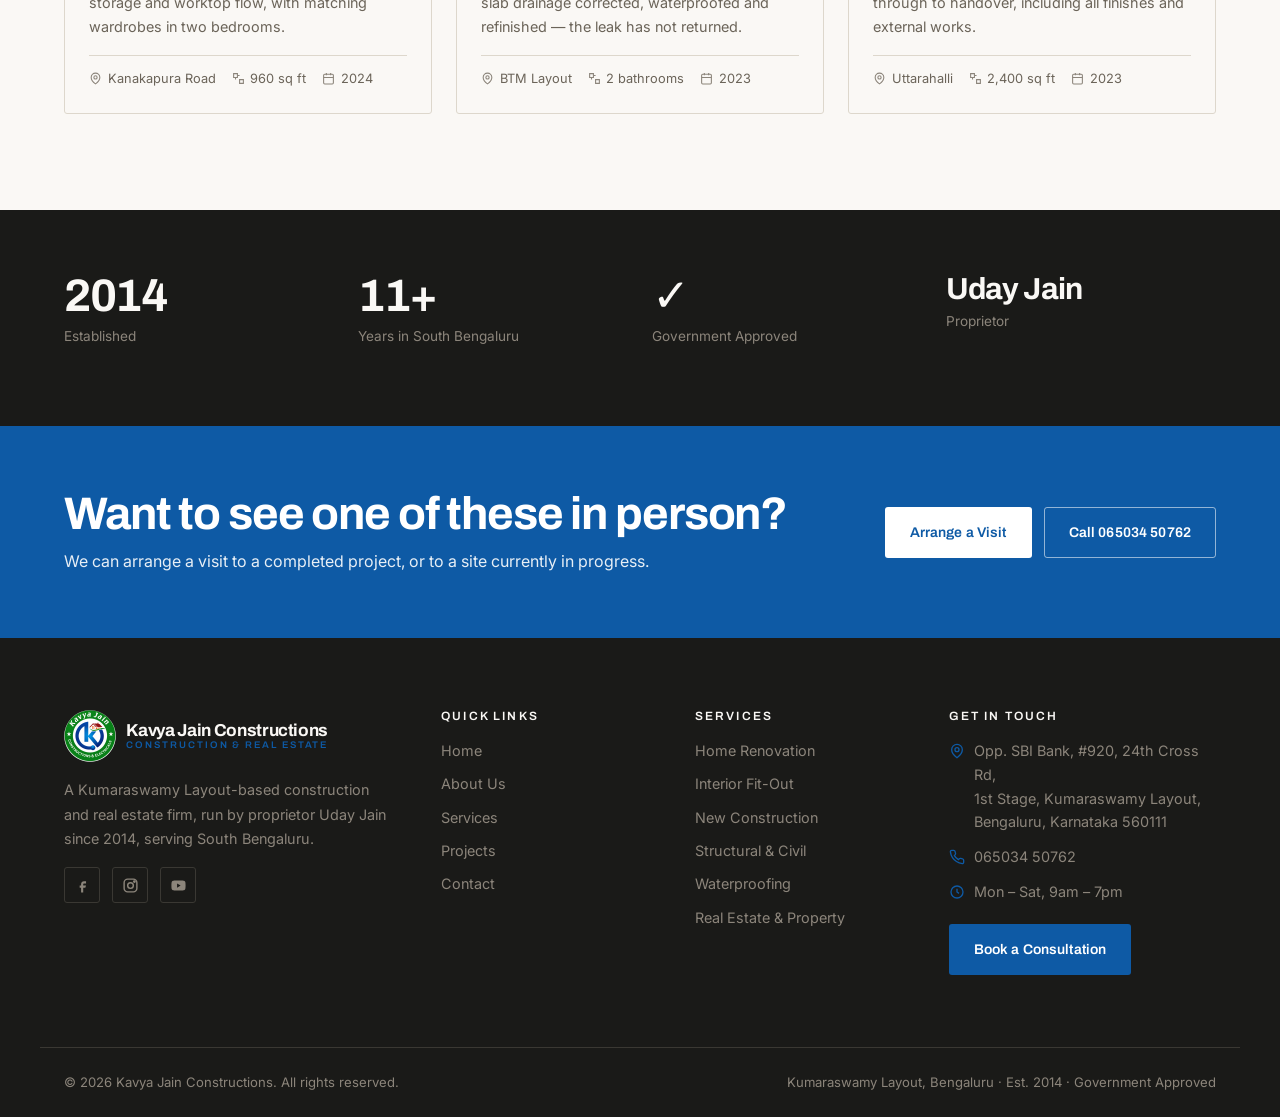
<file: realestate/projects.html>
<!DOCTYPE html>
<html lang="en-IN">
<head>
<meta charset="utf-8">
<meta name="viewport" content="width=device-width, initial-scale=1">
<title>Projects — Construction Work Across South Bengaluru | Kavya Jain Constructions</title>
<meta name="description" content="Recent building construction, renovation, interior fit-out and structural work by Kavya Jain Constructions across South Bengaluru.">
<link rel="icon" href="assets/favicon.svg" type="image/svg+xml">
<link rel="preconnect" href="https://fonts.googleapis.com">
<link rel="preconnect" href="https://fonts.gstatic.com" crossorigin>
<link href="https://fonts.googleapis.com/css2?family=Archivo:wght@500;600;700&family=Inter:wght@400;500;600&display=swap" rel="stylesheet">
<link rel="stylesheet" href="assets/css/style.css">
</head>
<body>

<a class="skip-link" href="#main">Skip to content</a>

<header class="header">
  <div class="wrap header__inner">
    <a class="logo" href="index.html">
      <img class="logo__mark" src="assets/logo.png" alt="Kavya Jain Constructions &amp; Electricals logo">
      <span class="logo__text">
        <span class="logo__name">Kavya Jain Constructions</span>
        <span class="logo__sub">Construction &amp; Real Estate</span>
      </span>
    </a>

    <nav class="nav" aria-label="Primary">
      <ul class="nav__list">
        <li><a class="nav__link" href="index.html">Home</a></li>
        <li><a class="nav__link" href="about.html">About</a></li>
        <li><a class="nav__link" href="services.html">Services</a></li>
        <li><a class="nav__link is-active" href="projects.html" aria-current="page">Projects</a></li>
        <li><a class="nav__link" href="contact.html">Contact</a></li>
      </ul>
    </nav>

    <a class="btn btn--primary header__cta" href="contact.html">
      Book a Consultation
      <svg class="btn__arrow" width="15" height="15" viewBox="0 0 24 24" fill="none" stroke="currentColor" stroke-width="2.2" aria-hidden="true"><path d="M5 12h14M13 6l6 6-6 6"/></svg>
    </a>

    <button class="nav-toggle" type="button" aria-expanded="false" aria-controls="mobile-nav">
      <span class="visually-hidden">Menu</span>
      <span class="nav-toggle__bar" aria-hidden="true"></span>
      <span class="nav-toggle__bar" aria-hidden="true"></span>
      <span class="nav-toggle__bar" aria-hidden="true"></span>
    </button>
  </div>

  <div class="mobile-nav" id="mobile-nav">
    <ul class="mobile-nav__list">
      <li><a class="mobile-nav__link" href="index.html">Home</a></li>
      <li><a class="mobile-nav__link" href="about.html">About</a></li>
      <li><a class="mobile-nav__link" href="services.html">Services</a></li>
      <li><a class="mobile-nav__link is-active" href="projects.html">Projects</a></li>
      <li><a class="mobile-nav__link" href="contact.html">Contact</a></li>
    </ul>
    <div class="mobile-nav__cta">
      <a class="btn btn--primary" href="contact.html">Book a Consultation</a>
    </div>
  </div>
</header>

<main id="main">

  <section class="pagehead">
    <div class="wrap">
      <p class="crumb"><a href="index.html">Home</a> <span aria-hidden="true">/</span> <span aria-current="page">Projects</span></p>
      <h1>Work we have finished, and would show you in person.</h1>
      <p class="lede">A selection of recent renovations, fit-outs and builds across South Bengaluru. We are happy to arrange a site visit to any of them.</p>
    </div>
  </section>

  <section class="section">
    <div class="wrap">

      <!-- Filters -->
      <div class="filters reveal" role="group" aria-label="Filter projects by type">
        <button class="filter is-active" type="button" data-filter="all" aria-pressed="true">All projects</button>
        <button class="filter" type="button" data-filter="renovation" aria-pressed="false">Renovation</button>
        <button class="filter" type="button" data-filter="interiors" aria-pressed="false">Interiors</button>
        <button class="filter" type="button" data-filter="construction" aria-pressed="false">Construction</button>
        <button class="filter" type="button" data-filter="structural" aria-pressed="false">Structural</button>
      </div>

      <p class="filter-count" id="filter-count" role="status">Showing all 6 projects</p>

      <!-- PLACEHOLDER IMAGERY:
           Drop real photographs into assets/images/projects/ and replace each
           .proj__placeholder block with <img src="..." alt="...">. -->
      <div class="grid grid--3" id="project-grid">

        <article class="proj reveal" data-category="renovation">
          <div class="proj__media">
            <span class="proj__tag">Renovation</span>
            <div class="proj__placeholder">
              <svg width="46" height="46" viewBox="0 0 24 24" fill="none" stroke="currentColor" stroke-width="1.4" aria-hidden="true"><rect x="3" y="3" width="18" height="18" rx="2"/><circle cx="8.5" cy="8.5" r="1.5"/><path d="M21 15l-5-5L5 21"/></svg>
            </div>
          </div>
          <div class="proj__body">
            <h3>3 BHK Full-Home Renovation</h3>
            <p style="font-size:0.9rem;color:var(--muted)">Complete rework of layout, flooring, plumbing and electricals in an occupied apartment, sequenced room by room.</p>
            <div class="proj__meta">
              <span><svg width="13" height="13" viewBox="0 0 24 24" fill="none" stroke="currentColor" stroke-width="2" aria-hidden="true"><path d="M20 10c0 6-8 12-8 12s-8-6-8-12a8 8 0 0116 0z"/><circle cx="12" cy="10" r="3"/></svg> Jayanagar</span>
              <span><svg width="13" height="13" viewBox="0 0 24 24" fill="none" stroke="currentColor" stroke-width="2" aria-hidden="true"><path d="M3 3h7v7H3zM14 14h7v7h-7z"/><path d="M10 6.5h4M6.5 10v4"/></svg> 1,850 sq ft</span>
              <span><svg width="13" height="13" viewBox="0 0 24 24" fill="none" stroke="currentColor" stroke-width="2" aria-hidden="true"><rect x="3" y="4" width="18" height="18" rx="2"/><path d="M16 2v4M8 2v4M3 10h18"/></svg> 2024</span>
            </div>
          </div>
        </article>

        <article class="proj reveal" data-category="interiors">
          <div class="proj__media">
            <span class="proj__tag">Interiors</span>
            <div class="proj__placeholder">
              <svg width="46" height="46" viewBox="0 0 24 24" fill="none" stroke="currentColor" stroke-width="1.4" aria-hidden="true"><rect x="3" y="3" width="18" height="18" rx="2"/><circle cx="8.5" cy="8.5" r="1.5"/><path d="M21 15l-5-5L5 21"/></svg>
            </div>
          </div>
          <div class="proj__body">
            <h3>Duplex Villa Interior Fit-Out</h3>
            <p style="font-size:0.9rem;color:var(--muted)">Modular kitchen, wardrobes across four bedrooms, false ceilings and full lighting layout for a new-possession villa.</p>
            <div class="proj__meta">
              <span><svg width="13" height="13" viewBox="0 0 24 24" fill="none" stroke="currentColor" stroke-width="2" aria-hidden="true"><path d="M20 10c0 6-8 12-8 12s-8-6-8-12a8 8 0 0116 0z"/><circle cx="12" cy="10" r="3"/></svg> JP Nagar</span>
              <span><svg width="13" height="13" viewBox="0 0 24 24" fill="none" stroke="currentColor" stroke-width="2" aria-hidden="true"><path d="M3 3h7v7H3zM14 14h7v7h-7z"/><path d="M10 6.5h4M6.5 10v4"/></svg> 3,200 sq ft</span>
              <span><svg width="13" height="13" viewBox="0 0 24 24" fill="none" stroke="currentColor" stroke-width="2" aria-hidden="true"><rect x="3" y="4" width="18" height="18" rx="2"/><path d="M16 2v4M8 2v4M3 10h18"/></svg> 2024</span>
            </div>
          </div>
        </article>

        <article class="proj reveal" data-category="structural">
          <div class="proj__media">
            <span class="proj__tag">Structural</span>
            <div class="proj__placeholder">
              <svg width="46" height="46" viewBox="0 0 24 24" fill="none" stroke="currentColor" stroke-width="1.4" aria-hidden="true"><rect x="3" y="3" width="18" height="18" rx="2"/><circle cx="8.5" cy="8.5" r="1.5"/><path d="M21 15l-5-5L5 21"/></svg>
            </div>
          </div>
          <div class="proj__body">
            <h3>Terrace Floor Addition</h3>
            <p style="font-size:0.9rem;color:var(--muted)">An additional floor over an existing two-storey house, with column strengthening below and a new RCC slab above.</p>
            <div class="proj__meta">
              <span><svg width="13" height="13" viewBox="0 0 24 24" fill="none" stroke="currentColor" stroke-width="2" aria-hidden="true"><path d="M20 10c0 6-8 12-8 12s-8-6-8-12a8 8 0 0116 0z"/><circle cx="12" cy="10" r="3"/></svg> Banashankari</span>
              <span><svg width="13" height="13" viewBox="0 0 24 24" fill="none" stroke="currentColor" stroke-width="2" aria-hidden="true"><path d="M3 3h7v7H3zM14 14h7v7h-7z"/><path d="M10 6.5h4M6.5 10v4"/></svg> 1,100 sq ft</span>
              <span><svg width="13" height="13" viewBox="0 0 24 24" fill="none" stroke="currentColor" stroke-width="2" aria-hidden="true"><rect x="3" y="4" width="18" height="18" rx="2"/><path d="M16 2v4M8 2v4M3 10h18"/></svg> 2023</span>
            </div>
          </div>
        </article>

        <article class="proj reveal" data-category="interiors">
          <div class="proj__media">
            <span class="proj__tag">Interiors</span>
            <div class="proj__placeholder">
              <svg width="46" height="46" viewBox="0 0 24 24" fill="none" stroke="currentColor" stroke-width="1.4" aria-hidden="true"><rect x="3" y="3" width="18" height="18" rx="2"/><circle cx="8.5" cy="8.5" r="1.5"/><path d="M21 15l-5-5L5 21"/></svg>
            </div>
          </div>
          <div class="proj__body">
            <h3>Modular Kitchen &amp; Wardrobes</h3>
            <p style="font-size:0.9rem;color:var(--muted)">A compact kitchen rebuilt around better storage and worktop flow, with matching wardrobes in two bedrooms.</p>
            <div class="proj__meta">
              <span><svg width="13" height="13" viewBox="0 0 24 24" fill="none" stroke="currentColor" stroke-width="2" aria-hidden="true"><path d="M20 10c0 6-8 12-8 12s-8-6-8-12a8 8 0 0116 0z"/><circle cx="12" cy="10" r="3"/></svg> Kanakapura Road</span>
              <span><svg width="13" height="13" viewBox="0 0 24 24" fill="none" stroke="currentColor" stroke-width="2" aria-hidden="true"><path d="M3 3h7v7H3zM14 14h7v7h-7z"/><path d="M10 6.5h4M6.5 10v4"/></svg> 960 sq ft</span>
              <span><svg width="13" height="13" viewBox="0 0 24 24" fill="none" stroke="currentColor" stroke-width="2" aria-hidden="true"><rect x="3" y="4" width="18" height="18" rx="2"/><path d="M16 2v4M8 2v4M3 10h18"/></svg> 2024</span>
            </div>
          </div>
        </article>

        <article class="proj reveal" data-category="renovation">
          <div class="proj__media">
            <span class="proj__tag">Renovation</span>
            <div class="proj__placeholder">
              <svg width="46" height="46" viewBox="0 0 24 24" fill="none" stroke="currentColor" stroke-width="1.4" aria-hidden="true"><rect x="3" y="3" width="18" height="18" rx="2"/><circle cx="8.5" cy="8.5" r="1.5"/><path d="M21 15l-5-5L5 21"/></svg>
            </div>
          </div>
          <div class="proj__body">
            <h3>Bathroom Remodel &amp; Waterproofing</h3>
            <p style="font-size:0.9rem;color:var(--muted)">Two bathrooms stripped back, the sunken slab drainage corrected, waterproofed and refinished &mdash; the leak has not returned.</p>
            <div class="proj__meta">
              <span><svg width="13" height="13" viewBox="0 0 24 24" fill="none" stroke="currentColor" stroke-width="2" aria-hidden="true"><path d="M20 10c0 6-8 12-8 12s-8-6-8-12a8 8 0 0116 0z"/><circle cx="12" cy="10" r="3"/></svg> BTM Layout</span>
              <span><svg width="13" height="13" viewBox="0 0 24 24" fill="none" stroke="currentColor" stroke-width="2" aria-hidden="true"><path d="M3 3h7v7H3zM14 14h7v7h-7z"/><path d="M10 6.5h4M6.5 10v4"/></svg> 2 bathrooms</span>
              <span><svg width="13" height="13" viewBox="0 0 24 24" fill="none" stroke="currentColor" stroke-width="2" aria-hidden="true"><rect x="3" y="4" width="18" height="18" rx="2"/><path d="M16 2v4M8 2v4M3 10h18"/></svg> 2023</span>
            </div>
          </div>
        </article>

        <article class="proj reveal" data-category="construction">
          <div class="proj__media">
            <span class="proj__tag">Construction</span>
            <div class="proj__placeholder">
              <svg width="46" height="46" viewBox="0 0 24 24" fill="none" stroke="currentColor" stroke-width="1.4" aria-hidden="true"><rect x="3" y="3" width="18" height="18" rx="2"/><circle cx="8.5" cy="8.5" r="1.5"/><path d="M21 15l-5-5L5 21"/></svg>
            </div>
          </div>
          <div class="proj__body">
            <h3>Independent House, G+1</h3>
            <p style="font-size:0.9rem;color:var(--muted)">A new build taken from drawings and sanction through to handover, including all finishes and external works.</p>
            <div class="proj__meta">
              <span><svg width="13" height="13" viewBox="0 0 24 24" fill="none" stroke="currentColor" stroke-width="2" aria-hidden="true"><path d="M20 10c0 6-8 12-8 12s-8-6-8-12a8 8 0 0116 0z"/><circle cx="12" cy="10" r="3"/></svg> Uttarahalli</span>
              <span><svg width="13" height="13" viewBox="0 0 24 24" fill="none" stroke="currentColor" stroke-width="2" aria-hidden="true"><path d="M3 3h7v7H3zM14 14h7v7h-7z"/><path d="M10 6.5h4M6.5 10v4"/></svg> 2,400 sq ft</span>
              <span><svg width="13" height="13" viewBox="0 0 24 24" fill="none" stroke="currentColor" stroke-width="2" aria-hidden="true"><rect x="3" y="4" width="18" height="18" rx="2"/><path d="M16 2v4M8 2v4M3 10h18"/></svg> 2023</span>
            </div>
          </div>
        </article>

      </div>

      <p class="empty-state" id="empty-state" hidden>No projects in that category yet. <button class="link-btn" type="button" data-filter-reset>Show all projects</button></p>
    </div>
  </section>

  <!-- Numbers -->
  <section class="section section--ink section--tight">
    <div class="wrap">
      <div class="stats reveal">
        <div class="stat">
          <p class="stat__value">2014</p>
          <p class="stat__label">Established</p>
        </div>
        <div class="stat">
          <p class="stat__value" data-count="12" data-suffix="+">12+</p>
          <p class="stat__label">Years in South Bengaluru</p>
        </div>
        <div class="stat">
          <p class="stat__value">&#10003;</p>
          <p class="stat__label">Government Approved</p>
        </div>
        <div class="stat">
          <p class="stat__value" style="font-size:clamp(1.3rem,3vw,1.9rem)">Uday Jain</p>
          <p class="stat__label">Proprietor</p>
        </div>
      </div>
    </div>
  </section>

  <section class="ctaband">
    <div class="wrap ctaband__inner">
      <div>
        <h2>Want to see one of these in person?</h2>
        <p>We can arrange a visit to a completed project, or to a site currently in progress.</p>
      </div>
      <div class="ctaband__actions">
        <a class="btn btn--on-clay" href="contact.html">Arrange a Visit</a>
        <a class="btn btn--on-clay-outline" href="tel:+916503450762">Call 065034 50762</a>
      </div>
    </div>
  </section>

</main>

<footer class="footer">
  <div class="wrap footer__grid">
    <div>
      <a class="logo" href="index.html" style="margin-bottom:1rem">
        <img class="logo__mark" src="assets/logo.png" alt="Kavya Jain Constructions &amp; Electricals logo">
        <span class="logo__text">
          <span class="logo__name">Kavya Jain Constructions</span>
          <span class="logo__sub">Construction &amp; Real Estate</span>
        </span>
      </a>
      <p>A Kumaraswamy Layout-based construction and real estate firm, run by proprietor Uday Jain since 2014, serving South Bengaluru.</p>
      <div class="footer__social">
        <a href="#" aria-label="Kavya Jain Constructions on Facebook"><svg width="17" height="17" viewBox="0 0 24 24" fill="currentColor" aria-hidden="true"><path d="M14 9h3V6h-3c-2.2 0-4 1.8-4 4v2H8v3h2v7h3v-7h3l1-3h-4v-2c0-.6.4-1 1-1z"/></svg></a>
        <a href="#" aria-label="Kavya Jain Constructions on Instagram"><svg width="17" height="17" viewBox="0 0 24 24" fill="none" stroke="currentColor" stroke-width="2" aria-hidden="true"><rect x="3" y="3" width="18" height="18" rx="5"/><circle cx="12" cy="12" r="4"/><circle cx="17.5" cy="6.5" r="1" fill="currentColor"/></svg></a>
        <a href="#" aria-label="Kavya Jain Constructions on YouTube"><svg width="17" height="17" viewBox="0 0 24 24" fill="currentColor" aria-hidden="true"><path d="M22 12s0-3.3-.4-4.8a2.5 2.5 0 00-1.8-1.8C18.3 5 12 5 12 5s-6.3 0-7.8.4a2.5 2.5 0 00-1.8 1.8C2 8.7 2 12 2 12s0 3.3.4 4.8a2.5 2.5 0 001.8 1.8C5.7 19 12 19 12 19s6.3 0 7.8-.4a2.5 2.5 0 001.8-1.8C22 15.3 22 12 22 12zM10 15V9l5 3z"/></svg></a>
      </div>
    </div>

    <div>
      <h4>Quick links</h4>
      <ul class="footer__list">
        <li><a href="index.html">Home</a></li>
        <li><a href="about.html">About Us</a></li>
        <li><a href="services.html">Services</a></li>
        <li><a href="projects.html">Projects</a></li>
        <li><a href="contact.html">Contact</a></li>
      </ul>
    </div>

    <div>
      <h4>Services</h4>
      <ul class="footer__list">
        <li><a href="services.html#home-renovation">Home Renovation</a></li>
        <li><a href="services.html#interior-fit-out">Interior Fit-Out</a></li>
        <li><a href="services.html#new-construction">New Construction</a></li>
        <li><a href="services.html#structural">Structural &amp; Civil</a></li>
        <li><a href="services.html#waterproofing">Waterproofing</a></li>
        <li><a href="services.html#real-estate">Real Estate &amp; Property</a></li>
      </ul>
    </div>

    <div>
      <h4>Get in touch</h4>
      <div class="footer__contact">
        <div>
          <svg width="16" height="16" viewBox="0 0 24 24" fill="none" stroke="currentColor" stroke-width="2" aria-hidden="true"><path d="M20 10c0 6-8 12-8 12s-8-6-8-12a8 8 0 0116 0z"/><circle cx="12" cy="10" r="3"/></svg>
          <span>Opp. SBI Bank, #920, 24th Cross Rd,<br>1st Stage, Kumaraswamy Layout,<br>Bengaluru, Karnataka 560111</span>
        </div>
        <div>
          <svg width="16" height="16" viewBox="0 0 24 24" fill="none" stroke="currentColor" stroke-width="2" aria-hidden="true"><path d="M22 16.9v3a2 2 0 01-2.2 2 19.8 19.8 0 01-8.6-3.1 19.5 19.5 0 01-6-6A19.8 19.8 0 012.1 4.2 2 2 0 014.1 2h3a2 2 0 012 1.7c.1 1 .4 1.9.7 2.8a2 2 0 01-.5 2.1L8.1 9.9a16 16 0 006 6l1.3-1.2a2 2 0 012.1-.5c.9.3 1.8.6 2.8.7a2 2 0 011.7 2z"/></svg>
          <a href="tel:+916503450762">065034 50762</a>
        </div>
        <div>
          <svg width="16" height="16" viewBox="0 0 24 24" fill="none" stroke="currentColor" stroke-width="2" aria-hidden="true"><circle cx="12" cy="12" r="9"/><path d="M12 7v5l3 2"/></svg>
          <span>Mon &ndash; Sat, 9am &ndash; 7pm</span>
        </div>
      </div>
      <a class="btn btn--primary" href="contact.html" style="margin-top:1.25rem">Book a Consultation</a>
    </div>
  </div>

  <div class="wrap footer__bottom">
    <span>&copy; <span data-year>2026</span> Kavya Jain Constructions. All rights reserved.</span>
    <span>Kumaraswamy Layout, Bengaluru &middot; Est. 2014 &middot; Government Approved</span>
  </div>
</footer>

<a class="callfab" href="tel:+916503450762">
  <svg width="17" height="17" viewBox="0 0 24 24" fill="none" stroke="currentColor" stroke-width="2.2" aria-hidden="true"><path d="M22 16.9v3a2 2 0 01-2.2 2 19.8 19.8 0 01-8.6-3.1 19.5 19.5 0 01-6-6A19.8 19.8 0 012.1 4.2 2 2 0 014.1 2h3a2 2 0 012 1.7c.1 1 .4 1.9.7 2.8a2 2 0 01-.5 2.1L8.1 9.9a16 16 0 006 6l1.3-1.2a2 2 0 012.1-.5c.9.3 1.8.6 2.8.7a2 2 0 011.7 2z"/></svg>
  Call us
</a>

<script src="assets/js/main.js"></script>
</body>
</html>
</file>
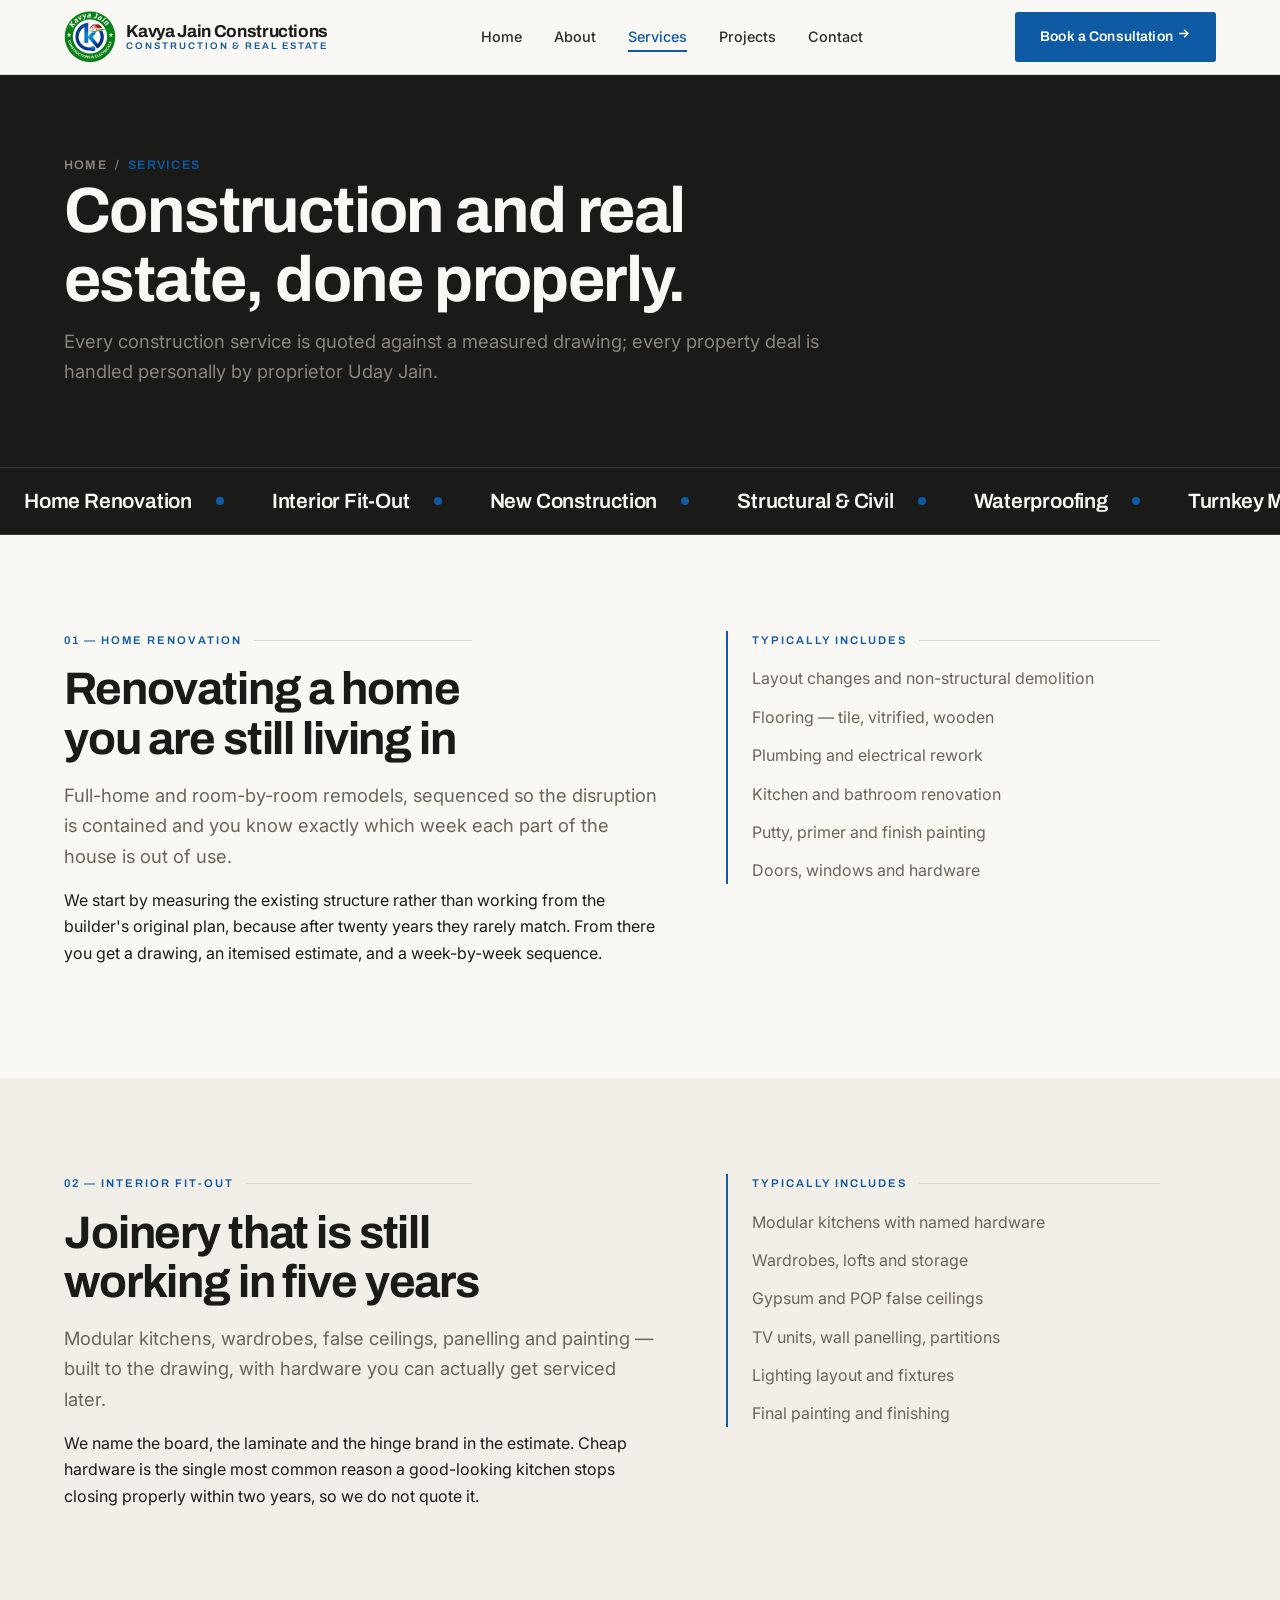
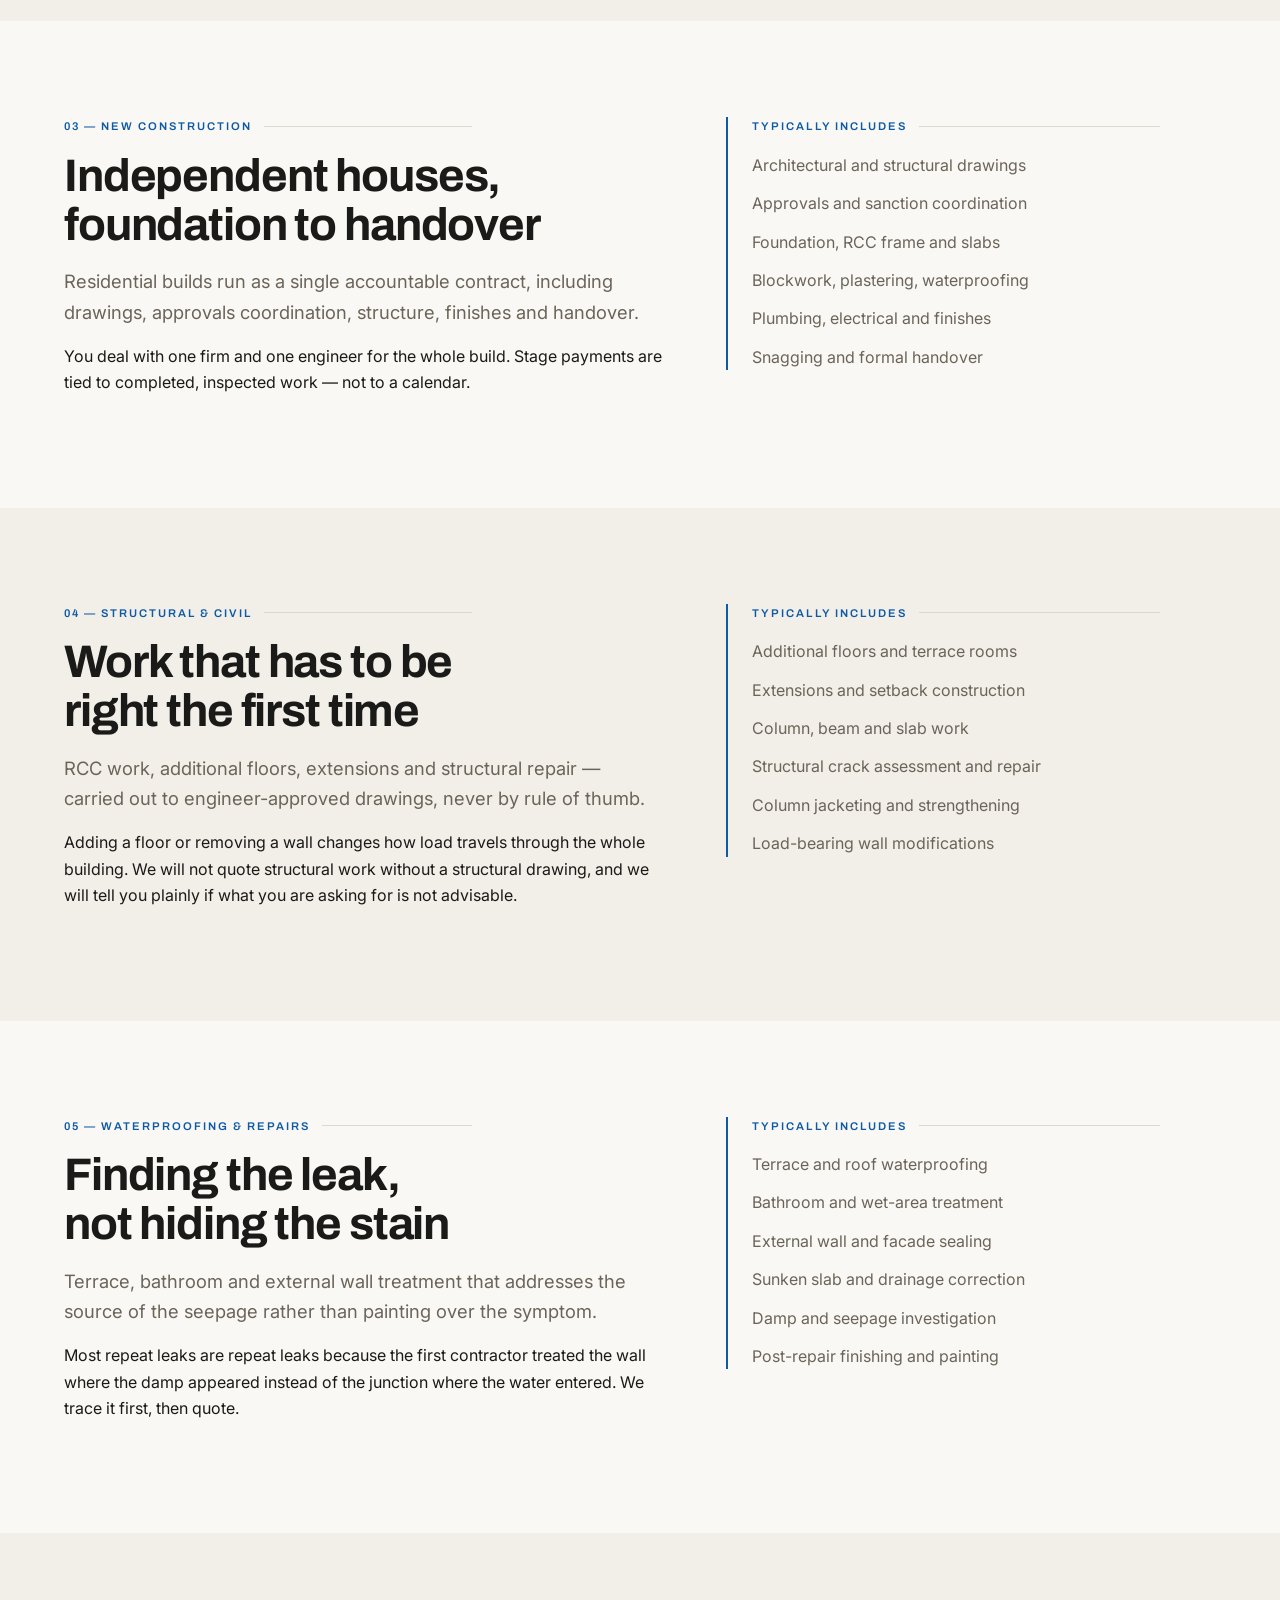
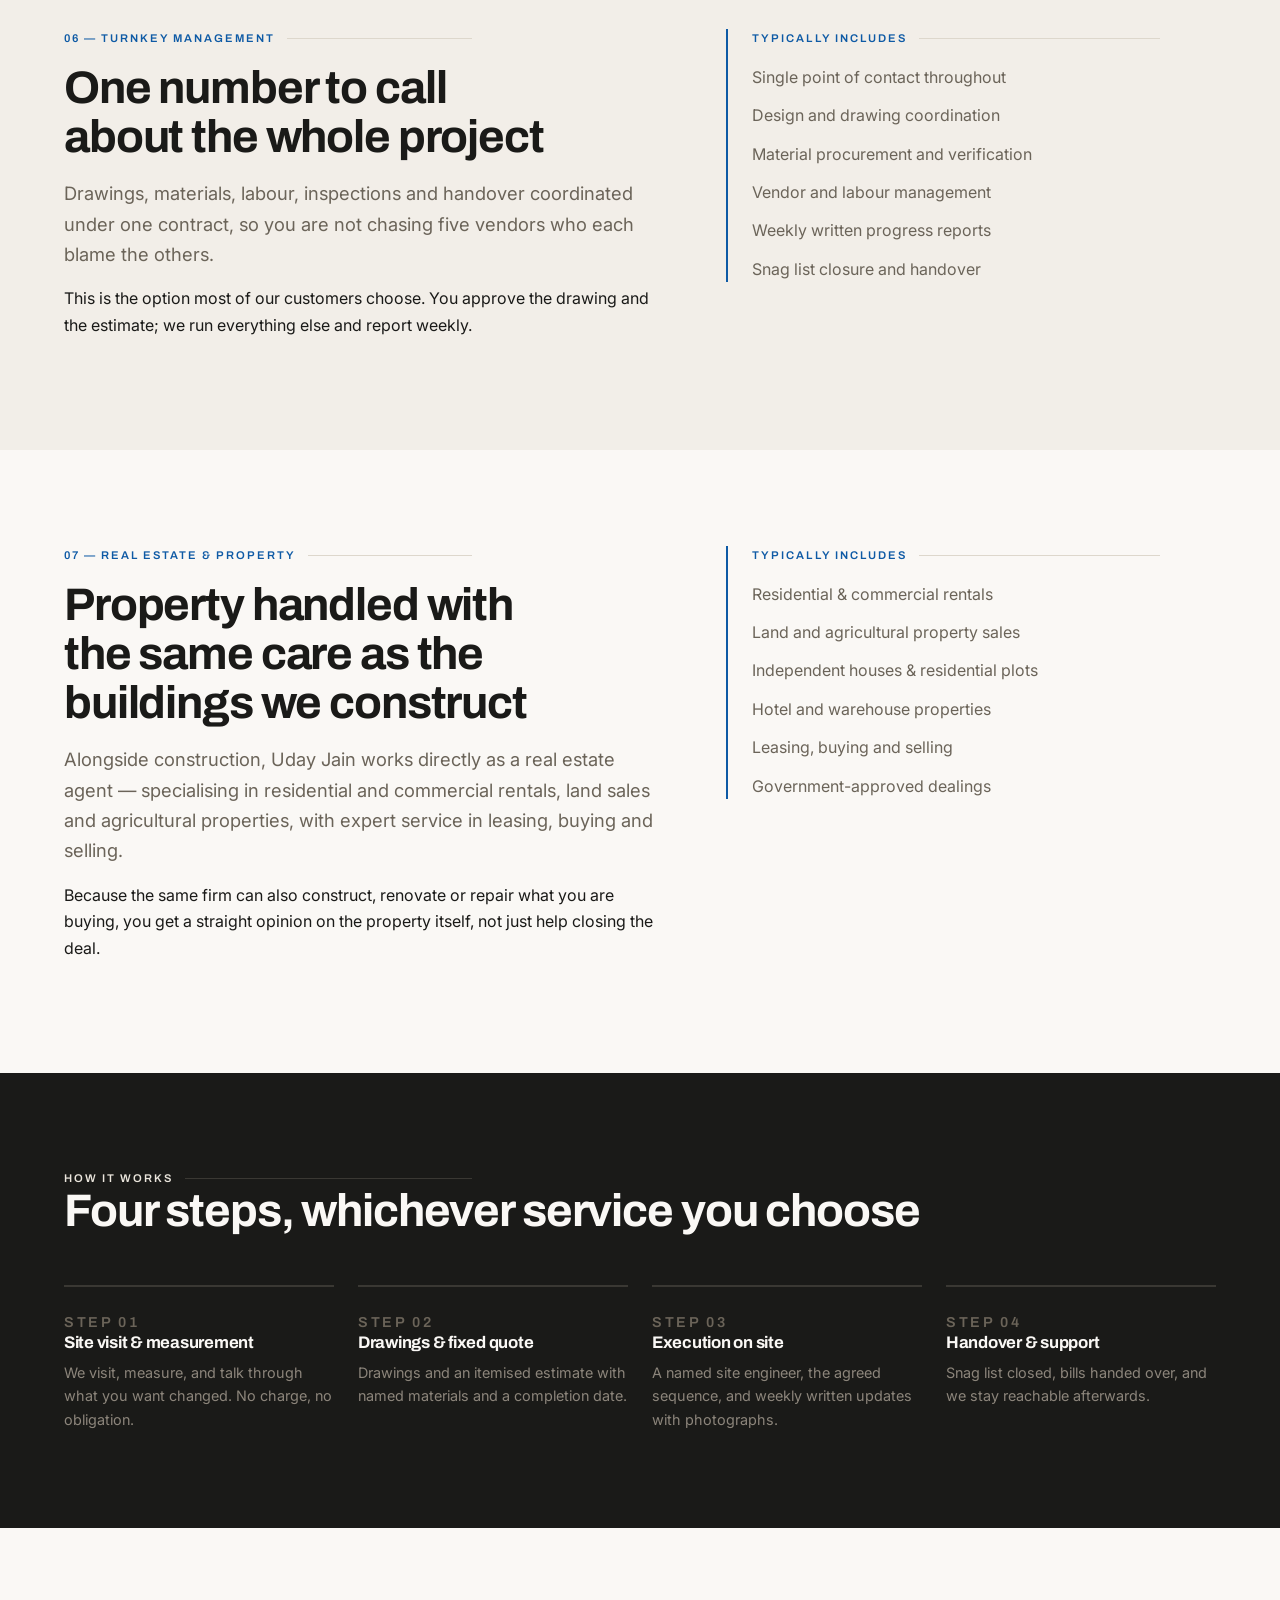
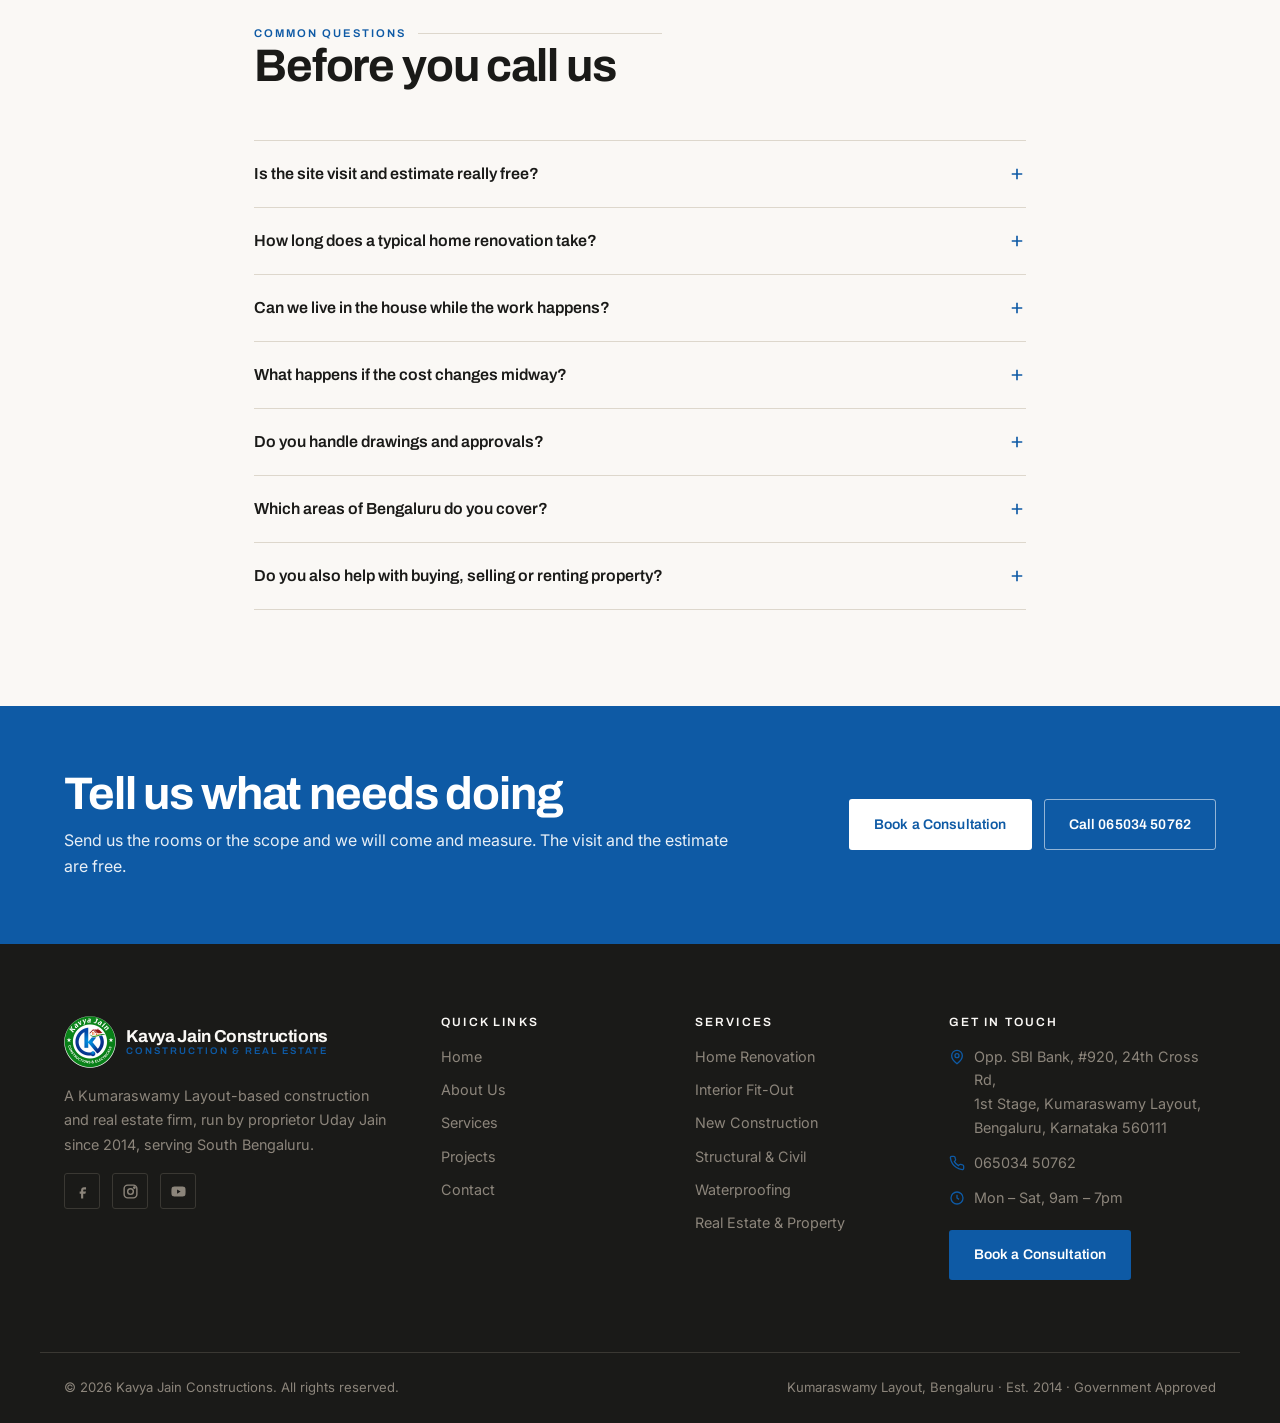
<file: realestate/services.html>
<!DOCTYPE html>
<html lang="en-IN">
<head>
<meta charset="utf-8">
<meta name="viewport" content="width=device-width, initial-scale=1">
<title>Services — Construction, Interiors &amp; Real Estate | Kavya Jain Constructions</title>
<meta name="description" content="Building construction, structural and civil work, interiors, waterproofing, turnkey management and real estate consulting across South Bengaluru.">
<link rel="icon" href="assets/favicon.svg" type="image/svg+xml">
<link rel="preconnect" href="https://fonts.googleapis.com">
<link rel="preconnect" href="https://fonts.gstatic.com" crossorigin>
<link href="https://fonts.googleapis.com/css2?family=Archivo:wght@500;600;700&family=Inter:wght@400;500;600&display=swap" rel="stylesheet">
<link rel="stylesheet" href="assets/css/style.css">
</head>
<body>

<a class="skip-link" href="#main">Skip to content</a>

<header class="header">
  <div class="wrap header__inner">
    <a class="logo" href="index.html">
      <img class="logo__mark" src="assets/logo.png" alt="Kavya Jain Constructions &amp; Electricals logo">
      <span class="logo__text">
        <span class="logo__name">Kavya Jain Constructions</span>
        <span class="logo__sub">Construction &amp; Real Estate</span>
      </span>
    </a>

    <nav class="nav" aria-label="Primary">
      <ul class="nav__list">
        <li><a class="nav__link" href="index.html">Home</a></li>
        <li><a class="nav__link" href="about.html">About</a></li>
        <li><a class="nav__link is-active" href="services.html" aria-current="page">Services</a></li>
        <li><a class="nav__link" href="projects.html">Projects</a></li>
        <li><a class="nav__link" href="contact.html">Contact</a></li>
      </ul>
    </nav>

    <a class="btn btn--primary header__cta" href="contact.html">
      Book a Consultation
      <svg class="btn__arrow" width="15" height="15" viewBox="0 0 24 24" fill="none" stroke="currentColor" stroke-width="2.2" aria-hidden="true"><path d="M5 12h14M13 6l6 6-6 6"/></svg>
    </a>

    <button class="nav-toggle" type="button" aria-expanded="false" aria-controls="mobile-nav">
      <span class="visually-hidden">Menu</span>
      <span class="nav-toggle__bar" aria-hidden="true"></span>
      <span class="nav-toggle__bar" aria-hidden="true"></span>
      <span class="nav-toggle__bar" aria-hidden="true"></span>
    </button>
  </div>

  <div class="mobile-nav" id="mobile-nav">
    <ul class="mobile-nav__list">
      <li><a class="mobile-nav__link" href="index.html">Home</a></li>
      <li><a class="mobile-nav__link" href="about.html">About</a></li>
      <li><a class="mobile-nav__link is-active" href="services.html">Services</a></li>
      <li><a class="mobile-nav__link" href="projects.html">Projects</a></li>
      <li><a class="mobile-nav__link" href="contact.html">Contact</a></li>
    </ul>
    <div class="mobile-nav__cta">
      <a class="btn btn--primary" href="contact.html">Book a Consultation</a>
    </div>
  </div>
</header>

<main id="main">

  <section class="pagehead">
    <div class="wrap">
      <p class="crumb"><a href="index.html">Home</a> <span aria-hidden="true">/</span> <span aria-current="page">Services</span></p>
      <h1>Construction and real estate, done properly.</h1>
      <p class="lede">Every construction service is quoted against a measured drawing; every property deal is handled personally by proprietor Uday Jain.</p>
    </div>
  </section>

  <!-- Marquee -->
  <div class="marquee" aria-hidden="true">
    <div class="marquee__track">
      <div class="marquee__group">
        <span class="marquee__item">Home Renovation <svg class="marquee__dot" width="8" height="8" viewBox="0 0 8 8" fill="currentColor"><circle cx="4" cy="4" r="4"/></svg></span>
        <span class="marquee__item">Interior Fit-Out <svg class="marquee__dot" width="8" height="8" viewBox="0 0 8 8" fill="currentColor"><circle cx="4" cy="4" r="4"/></svg></span>
        <span class="marquee__item">New Construction <svg class="marquee__dot" width="8" height="8" viewBox="0 0 8 8" fill="currentColor"><circle cx="4" cy="4" r="4"/></svg></span>
        <span class="marquee__item">Structural &amp; Civil <svg class="marquee__dot" width="8" height="8" viewBox="0 0 8 8" fill="currentColor"><circle cx="4" cy="4" r="4"/></svg></span>
        <span class="marquee__item">Waterproofing <svg class="marquee__dot" width="8" height="8" viewBox="0 0 8 8" fill="currentColor"><circle cx="4" cy="4" r="4"/></svg></span>
        <span class="marquee__item">Turnkey Management <svg class="marquee__dot" width="8" height="8" viewBox="0 0 8 8" fill="currentColor"><circle cx="4" cy="4" r="4"/></svg></span>
        <span class="marquee__item">Real Estate &amp; Property <svg class="marquee__dot" width="8" height="8" viewBox="0 0 8 8" fill="currentColor"><circle cx="4" cy="4" r="4"/></svg></span>
      </div>
      <div class="marquee__group">
        <span class="marquee__item">Home Renovation <svg class="marquee__dot" width="8" height="8" viewBox="0 0 8 8" fill="currentColor"><circle cx="4" cy="4" r="4"/></svg></span>
        <span class="marquee__item">Interior Fit-Out <svg class="marquee__dot" width="8" height="8" viewBox="0 0 8 8" fill="currentColor"><circle cx="4" cy="4" r="4"/></svg></span>
        <span class="marquee__item">New Construction <svg class="marquee__dot" width="8" height="8" viewBox="0 0 8 8" fill="currentColor"><circle cx="4" cy="4" r="4"/></svg></span>
        <span class="marquee__item">Structural &amp; Civil <svg class="marquee__dot" width="8" height="8" viewBox="0 0 8 8" fill="currentColor"><circle cx="4" cy="4" r="4"/></svg></span>
        <span class="marquee__item">Waterproofing <svg class="marquee__dot" width="8" height="8" viewBox="0 0 8 8" fill="currentColor"><circle cx="4" cy="4" r="4"/></svg></span>
        <span class="marquee__item">Turnkey Management <svg class="marquee__dot" width="8" height="8" viewBox="0 0 8 8" fill="currentColor"><circle cx="4" cy="4" r="4"/></svg></span>
        <span class="marquee__item">Real Estate &amp; Property <svg class="marquee__dot" width="8" height="8" viewBox="0 0 8 8" fill="currentColor"><circle cx="4" cy="4" r="4"/></svg></span>
      </div>
    </div>
  </div>

  <!-- 01 Home Renovation -->
  <section class="section" id="home-renovation">
    <div class="wrap">
      <div class="intro__grid">
        <div class="reveal reveal--left">
          <p class="sheet-label">01 &mdash; Home Renovation</p>
          <h2>Renovating a home you are still living in</h2>
          <p class="lede">Full-home and room-by-room remodels, sequenced so the disruption is contained and you know exactly which week each part of the house is out of use.</p>
          <p>We start by measuring the existing structure rather than working from the builder's original plan, because after twenty years they rarely match. From there you get a drawing, an itemised estimate, and a week-by-week sequence.</p>
        </div>
        <aside class="intro__aside reveal reveal--right">
          <p class="sheet-label">Typically includes</p>
          <ul class="footer__list" style="color:var(--muted);gap:0.75rem">
            <li>Layout changes and non-structural demolition</li>
            <li>Flooring &mdash; tile, vitrified, wooden</li>
            <li>Plumbing and electrical rework</li>
            <li>Kitchen and bathroom renovation</li>
            <li>Putty, primer and finish painting</li>
            <li>Doors, windows and hardware</li>
          </ul>
        </aside>
      </div>
    </div>
  </section>

  <!-- 02 Interior Fit-Out -->
  <section class="section section--bone2" id="interior-fit-out">
    <div class="wrap">
      <div class="intro__grid">
        <div class="reveal reveal--left">
          <p class="sheet-label">02 &mdash; Interior Fit-Out</p>
          <h2>Joinery that is still working in five years</h2>
          <p class="lede">Modular kitchens, wardrobes, false ceilings, panelling and painting &mdash; built to the drawing, with hardware you can actually get serviced later.</p>
          <p>We name the board, the laminate and the hinge brand in the estimate. Cheap hardware is the single most common reason a good-looking kitchen stops closing properly within two years, so we do not quote it.</p>
        </div>
        <aside class="intro__aside reveal reveal--right">
          <p class="sheet-label">Typically includes</p>
          <ul class="footer__list" style="color:var(--muted);gap:0.75rem">
            <li>Modular kitchens with named hardware</li>
            <li>Wardrobes, lofts and storage</li>
            <li>Gypsum and POP false ceilings</li>
            <li>TV units, wall panelling, partitions</li>
            <li>Lighting layout and fixtures</li>
            <li>Final painting and finishing</li>
          </ul>
        </aside>
      </div>
    </div>
  </section>

  <!-- 03 New Construction -->
  <section class="section" id="new-construction">
    <div class="wrap">
      <div class="intro__grid">
        <div class="reveal reveal--left">
          <p class="sheet-label">03 &mdash; New Construction</p>
          <h2>Independent houses, foundation to handover</h2>
          <p class="lede">Residential builds run as a single accountable contract, including drawings, approvals coordination, structure, finishes and handover.</p>
          <p>You deal with one firm and one engineer for the whole build. Stage payments are tied to completed, inspected work &mdash; not to a calendar.</p>
        </div>
        <aside class="intro__aside reveal reveal--right">
          <p class="sheet-label">Typically includes</p>
          <ul class="footer__list" style="color:var(--muted);gap:0.75rem">
            <li>Architectural and structural drawings</li>
            <li>Approvals and sanction coordination</li>
            <li>Foundation, RCC frame and slabs</li>
            <li>Blockwork, plastering, waterproofing</li>
            <li>Plumbing, electrical and finishes</li>
            <li>Snagging and formal handover</li>
          </ul>
        </aside>
      </div>
    </div>
  </section>

  <!-- 04 Structural -->
  <section class="section section--bone2" id="structural">
    <div class="wrap">
      <div class="intro__grid">
        <div class="reveal reveal--left">
          <p class="sheet-label">04 &mdash; Structural &amp; Civil</p>
          <h2>Work that has to be right the first time</h2>
          <p class="lede">RCC work, additional floors, extensions and structural repair &mdash; carried out to engineer-approved drawings, never by rule of thumb.</p>
          <p>Adding a floor or removing a wall changes how load travels through the whole building. We will not quote structural work without a structural drawing, and we will tell you plainly if what you are asking for is not advisable.</p>
        </div>
        <aside class="intro__aside reveal reveal--right">
          <p class="sheet-label">Typically includes</p>
          <ul class="footer__list" style="color:var(--muted);gap:0.75rem">
            <li>Additional floors and terrace rooms</li>
            <li>Extensions and setback construction</li>
            <li>Column, beam and slab work</li>
            <li>Structural crack assessment and repair</li>
            <li>Column jacketing and strengthening</li>
            <li>Load-bearing wall modifications</li>
          </ul>
        </aside>
      </div>
    </div>
  </section>

  <!-- 05 Waterproofing -->
  <section class="section" id="waterproofing">
    <div class="wrap">
      <div class="intro__grid">
        <div class="reveal reveal--left">
          <p class="sheet-label">05 &mdash; Waterproofing &amp; Repairs</p>
          <h2>Finding the leak, not hiding the stain</h2>
          <p class="lede">Terrace, bathroom and external wall treatment that addresses the source of the seepage rather than painting over the symptom.</p>
          <p>Most repeat leaks are repeat leaks because the first contractor treated the wall where the damp appeared instead of the junction where the water entered. We trace it first, then quote.</p>
        </div>
        <aside class="intro__aside reveal reveal--right">
          <p class="sheet-label">Typically includes</p>
          <ul class="footer__list" style="color:var(--muted);gap:0.75rem">
            <li>Terrace and roof waterproofing</li>
            <li>Bathroom and wet-area treatment</li>
            <li>External wall and facade sealing</li>
            <li>Sunken slab and drainage correction</li>
            <li>Damp and seepage investigation</li>
            <li>Post-repair finishing and painting</li>
          </ul>
        </aside>
      </div>
    </div>
  </section>

  <!-- 06 Turnkey -->
  <section class="section section--bone2" id="turnkey">
    <div class="wrap">
      <div class="intro__grid">
        <div class="reveal reveal--left">
          <p class="sheet-label">06 &mdash; Turnkey Management</p>
          <h2>One number to call about the whole project</h2>
          <p class="lede">Drawings, materials, labour, inspections and handover coordinated under one contract, so you are not chasing five vendors who each blame the others.</p>
          <p>This is the option most of our customers choose. You approve the drawing and the estimate; we run everything else and report weekly.</p>
        </div>
        <aside class="intro__aside reveal reveal--right">
          <p class="sheet-label">Typically includes</p>
          <ul class="footer__list" style="color:var(--muted);gap:0.75rem">
            <li>Single point of contact throughout</li>
            <li>Design and drawing coordination</li>
            <li>Material procurement and verification</li>
            <li>Vendor and labour management</li>
            <li>Weekly written progress reports</li>
            <li>Snag list closure and handover</li>
          </ul>
        </aside>
      </div>
    </div>
  </section>

  <!-- 07 Real Estate -->
  <section class="section" id="real-estate">
    <div class="wrap">
      <div class="intro__grid">
        <div class="reveal reveal--left">
          <p class="sheet-label">07 &mdash; Real Estate &amp; Property</p>
          <h2>Property handled with the same care as the buildings we construct</h2>
          <p class="lede">Alongside construction, Uday Jain works directly as a real estate agent &mdash; specialising in residential and commercial rentals, land sales and agricultural properties, with expert service in leasing, buying and selling.</p>
          <p>Because the same firm can also construct, renovate or repair what you are buying, you get a straight opinion on the property itself, not just help closing the deal.</p>
        </div>
        <aside class="intro__aside reveal reveal--right">
          <p class="sheet-label">Typically includes</p>
          <ul class="footer__list" style="color:var(--muted);gap:0.75rem">
            <li>Residential &amp; commercial rentals</li>
            <li>Land and agricultural property sales</li>
            <li>Independent houses &amp; residential plots</li>
            <li>Hotel and warehouse properties</li>
            <li>Leasing, buying and selling</li>
            <li>Government-approved dealings</li>
          </ul>
        </aside>
      </div>
    </div>
  </section>

  <!-- Process -->
  <section class="section section--ink">
    <div class="wrap">
      <div class="section-head reveal">
        <p class="sheet-label sheet-label--light">How it works</p>
        <h2>Four steps, whichever service you choose</h2>
      </div>
      <div class="grid grid--4">
        <div class="step reveal" style="border-top-color:var(--hairline-dark)">
          <p class="step__num">Step 01</p>
          <h3>Site visit &amp; measurement</h3>
          <p style="color:var(--taupe)">We visit, measure, and talk through what you want changed. No charge, no obligation.</p>
        </div>
        <div class="step reveal" style="border-top-color:var(--hairline-dark)">
          <p class="step__num">Step 02</p>
          <h3>Drawings &amp; fixed quote</h3>
          <p style="color:var(--taupe)">Drawings and an itemised estimate with named materials and a completion date.</p>
        </div>
        <div class="step reveal" style="border-top-color:var(--hairline-dark)">
          <p class="step__num">Step 03</p>
          <h3>Execution on site</h3>
          <p style="color:var(--taupe)">A named site engineer, the agreed sequence, and weekly written updates with photographs.</p>
        </div>
        <div class="step reveal" style="border-top-color:var(--hairline-dark)">
          <p class="step__num">Step 04</p>
          <h3>Handover &amp; support</h3>
          <p style="color:var(--taupe)">Snag list closed, bills handed over, and we stay reachable afterwards.</p>
        </div>
      </div>
    </div>
  </section>

  <!-- FAQ -->
  <section class="section">
    <div class="wrap" style="max-width:820px">
      <div class="section-head reveal">
        <p class="sheet-label">Common questions</p>
        <h2>Before you call us</h2>
      </div>

      <div class="faq reveal">
        <div class="faq__item">
          <button class="faq__q" type="button" aria-expanded="false" aria-controls="faq-1">
            Is the site visit and estimate really free?
            <svg class="faq__icon" width="18" height="18" viewBox="0 0 24 24" fill="none" stroke="currentColor" stroke-width="2.2" aria-hidden="true"><path d="M12 5v14M5 12h14"/></svg>
          </button>
          <div class="faq__a" id="faq-1">
            <p>Yes. We visit, measure and give you an itemised written estimate at no cost and with no obligation to proceed. You keep the estimate either way.</p>
          </div>
        </div>

        <div class="faq__item">
          <button class="faq__q" type="button" aria-expanded="false" aria-controls="faq-2">
            How long does a typical home renovation take?
            <svg class="faq__icon" width="18" height="18" viewBox="0 0 24 24" fill="none" stroke="currentColor" stroke-width="2.2" aria-hidden="true"><path d="M12 5v14M5 12h14"/></svg>
          </button>
          <div class="faq__a" id="faq-2">
            <p>A single bathroom is usually two to three weeks. A 2 or 3 BHK full-home renovation is typically eight to fourteen weeks depending on scope. Your estimate carries a specific completion date rather than a range.</p>
          </div>
        </div>

        <div class="faq__item">
          <button class="faq__q" type="button" aria-expanded="false" aria-controls="faq-3">
            Can we live in the house while the work happens?
            <svg class="faq__icon" width="18" height="18" viewBox="0 0 24 24" fill="none" stroke="currentColor" stroke-width="2.2" aria-hidden="true"><path d="M12 5v14M5 12h14"/></svg>
          </button>
          <div class="faq__a" id="faq-3">
            <p>Often yes, for room-by-room work. We sequence it so that a working bathroom and kitchen are always available, and tell you honestly at the estimate stage if the scope makes staying impractical.</p>
          </div>
        </div>

        <div class="faq__item">
          <button class="faq__q" type="button" aria-expanded="false" aria-controls="faq-4">
            What happens if the cost changes midway?
            <svg class="faq__icon" width="18" height="18" viewBox="0 0 24 24" fill="none" stroke="currentColor" stroke-width="2.2" aria-hidden="true"><path d="M12 5v14M5 12h14"/></svg>
          </button>
          <div class="faq__a" id="faq-4">
            <p>It only changes if the scope changes, or if opening up the structure reveals something nobody could see beforehand. In both cases we stop, price it in writing, and wait for your approval before continuing.</p>
          </div>
        </div>

        <div class="faq__item">
          <button class="faq__q" type="button" aria-expanded="false" aria-controls="faq-5">
            Do you handle drawings and approvals?
            <svg class="faq__icon" width="18" height="18" viewBox="0 0 24 24" fill="none" stroke="currentColor" stroke-width="2.2" aria-hidden="true"><path d="M12 5v14M5 12h14"/></svg>
          </button>
          <div class="faq__a" id="faq-5">
            <p>Yes. For new construction and structural work we coordinate architectural and structural drawings and the sanction process as part of the contract.</p>
          </div>
        </div>

        <div class="faq__item">
          <button class="faq__q" type="button" aria-expanded="false" aria-controls="faq-6">
            Which areas of Bengaluru do you cover?
            <svg class="faq__icon" width="18" height="18" viewBox="0 0 24 24" fill="none" stroke="currentColor" stroke-width="2.2" aria-hidden="true"><path d="M12 5v14M5 12h14"/></svg>
          </button>
          <div class="faq__a" id="faq-6">
            <p>Kumaraswamy Layout, JP Nagar, Banashankari, BTM Layout, Kanakapura Road, Uttarahalli, Padmanabhanagar and Girinagar. If you are just outside, call us and we will tell you honestly whether we can service it well.</p>
          </div>
        </div>

        <div class="faq__item">
          <button class="faq__q" type="button" aria-expanded="false" aria-controls="faq-7">
            Do you also help with buying, selling or renting property?
            <svg class="faq__icon" width="18" height="18" viewBox="0 0 24 24" fill="none" stroke="currentColor" stroke-width="2.2" aria-hidden="true"><path d="M12 5v14M5 12h14"/></svg>
          </button>
          <div class="faq__a" id="faq-7">
            <p>Yes. Alongside construction, proprietor Uday Jain works directly as a real estate agent &mdash; residential and commercial rentals, land sales and agricultural properties, and leasing, buying or selling on your behalf.</p>
          </div>
        </div>
      </div>
    </div>
  </section>

  <section class="ctaband">
    <div class="wrap ctaband__inner">
      <div>
        <h2>Tell us what needs doing</h2>
        <p>Send us the rooms or the scope and we will come and measure. The visit and the estimate are free.</p>
      </div>
      <div class="ctaband__actions">
        <a class="btn btn--on-clay" href="contact.html">Book a Consultation</a>
        <a class="btn btn--on-clay-outline" href="tel:+916503450762">Call 065034 50762</a>
      </div>
    </div>
  </section>

</main>

<footer class="footer">
  <div class="wrap footer__grid">
    <div>
      <a class="logo" href="index.html" style="margin-bottom:1rem">
        <img class="logo__mark" src="assets/logo.png" alt="Kavya Jain Constructions &amp; Electricals logo">
        <span class="logo__text">
          <span class="logo__name">Kavya Jain Constructions</span>
          <span class="logo__sub">Construction &amp; Real Estate</span>
        </span>
      </a>
      <p>A Kumaraswamy Layout-based construction and real estate firm, run by proprietor Uday Jain since 2014, serving South Bengaluru.</p>
      <div class="footer__social">
        <a href="#" aria-label="Kavya Jain Constructions on Facebook"><svg width="17" height="17" viewBox="0 0 24 24" fill="currentColor" aria-hidden="true"><path d="M14 9h3V6h-3c-2.2 0-4 1.8-4 4v2H8v3h2v7h3v-7h3l1-3h-4v-2c0-.6.4-1 1-1z"/></svg></a>
        <a href="#" aria-label="Kavya Jain Constructions on Instagram"><svg width="17" height="17" viewBox="0 0 24 24" fill="none" stroke="currentColor" stroke-width="2" aria-hidden="true"><rect x="3" y="3" width="18" height="18" rx="5"/><circle cx="12" cy="12" r="4"/><circle cx="17.5" cy="6.5" r="1" fill="currentColor"/></svg></a>
        <a href="#" aria-label="Kavya Jain Constructions on YouTube"><svg width="17" height="17" viewBox="0 0 24 24" fill="currentColor" aria-hidden="true"><path d="M22 12s0-3.3-.4-4.8a2.5 2.5 0 00-1.8-1.8C18.3 5 12 5 12 5s-6.3 0-7.8.4a2.5 2.5 0 00-1.8 1.8C2 8.7 2 12 2 12s0 3.3.4 4.8a2.5 2.5 0 001.8 1.8C5.7 19 12 19 12 19s6.3 0 7.8-.4a2.5 2.5 0 001.8-1.8C22 15.3 22 12 22 12zM10 15V9l5 3z"/></svg></a>
      </div>
    </div>

    <div>
      <h4>Quick links</h4>
      <ul class="footer__list">
        <li><a href="index.html">Home</a></li>
        <li><a href="about.html">About Us</a></li>
        <li><a href="services.html">Services</a></li>
        <li><a href="projects.html">Projects</a></li>
        <li><a href="contact.html">Contact</a></li>
      </ul>
    </div>

    <div>
      <h4>Services</h4>
      <ul class="footer__list">
        <li><a href="services.html#home-renovation">Home Renovation</a></li>
        <li><a href="services.html#interior-fit-out">Interior Fit-Out</a></li>
        <li><a href="services.html#new-construction">New Construction</a></li>
        <li><a href="services.html#structural">Structural &amp; Civil</a></li>
        <li><a href="services.html#waterproofing">Waterproofing</a></li>
        <li><a href="services.html#real-estate">Real Estate &amp; Property</a></li>
      </ul>
    </div>

    <div>
      <h4>Get in touch</h4>
      <div class="footer__contact">
        <div>
          <svg width="16" height="16" viewBox="0 0 24 24" fill="none" stroke="currentColor" stroke-width="2" aria-hidden="true"><path d="M20 10c0 6-8 12-8 12s-8-6-8-12a8 8 0 0116 0z"/><circle cx="12" cy="10" r="3"/></svg>
          <span>Opp. SBI Bank, #920, 24th Cross Rd,<br>1st Stage, Kumaraswamy Layout,<br>Bengaluru, Karnataka 560111</span>
        </div>
        <div>
          <svg width="16" height="16" viewBox="0 0 24 24" fill="none" stroke="currentColor" stroke-width="2" aria-hidden="true"><path d="M22 16.9v3a2 2 0 01-2.2 2 19.8 19.8 0 01-8.6-3.1 19.5 19.5 0 01-6-6A19.8 19.8 0 012.1 4.2 2 2 0 014.1 2h3a2 2 0 012 1.7c.1 1 .4 1.9.7 2.8a2 2 0 01-.5 2.1L8.1 9.9a16 16 0 006 6l1.3-1.2a2 2 0 012.1-.5c.9.3 1.8.6 2.8.7a2 2 0 011.7 2z"/></svg>
          <a href="tel:+916503450762">065034 50762</a>
        </div>
        <div>
          <svg width="16" height="16" viewBox="0 0 24 24" fill="none" stroke="currentColor" stroke-width="2" aria-hidden="true"><circle cx="12" cy="12" r="9"/><path d="M12 7v5l3 2"/></svg>
          <span>Mon &ndash; Sat, 9am &ndash; 7pm</span>
        </div>
      </div>
      <a class="btn btn--primary" href="contact.html" style="margin-top:1.25rem">Book a Consultation</a>
    </div>
  </div>

  <div class="wrap footer__bottom">
    <span>&copy; <span data-year>2026</span> Kavya Jain Constructions. All rights reserved.</span>
    <span>Kumaraswamy Layout, Bengaluru &middot; Est. 2014 &middot; Government Approved</span>
  </div>
</footer>

<a class="callfab" href="tel:+916503450762">
  <svg width="17" height="17" viewBox="0 0 24 24" fill="none" stroke="currentColor" stroke-width="2.2" aria-hidden="true"><path d="M22 16.9v3a2 2 0 01-2.2 2 19.8 19.8 0 01-8.6-3.1 19.5 19.5 0 01-6-6A19.8 19.8 0 012.1 4.2 2 2 0 014.1 2h3a2 2 0 012 1.7c.1 1 .4 1.9.7 2.8a2 2 0 01-.5 2.1L8.1 9.9a16 16 0 006 6l1.3-1.2a2 2 0 012.1-.5c.9.3 1.8.6 2.8.7a2 2 0 011.7 2z"/></svg>
  Call us
</a>

<script src="assets/js/main.js"></script>
</body>
</html>
</file>
<file: assets/css/style.css>
/* ==========================================================================
   Ak Construction and Interiors — design tokens and styles
   Palette: Ochre Terracotta   Type: Archivo (display) / Inter (body)
   ========================================================================== */

:root {
  color-scheme: light;

  /* Palette */
  --bone: #f7f1e6;
  --bone-2: #f0e6d3;
  --bone-3: #e6d8be;
  --ink: #241c14;
  --ink-2: #362c21;
  --muted: #756751;
  --taupe: #8e7e63;
  --clay: #9c5a1e;
  --clay-dark: #6e3d10;
  --hairline: #e0d2b4;
  --hairline-dark: #4a3d2c;
  --white: #fff;

  /* Type */
  --font-display: "Archivo", system-ui, -apple-system, sans-serif;
  --font-body: "Inter", system-ui, -apple-system, sans-serif;

  /* Spacing */
  --sp-1: 0.25rem;
  --sp-2: 0.5rem;
  --sp-3: 0.75rem;
  --sp-4: 1rem;
  --sp-5: 1.5rem;
  --sp-6: 2rem;
  --sp-7: 3rem;
  --sp-8: 4rem;
  --sp-9: 6rem;

  --maxw: 1200px;
  --radius: 3px;
  --ease: cubic-bezier(0.4, 0, 0.2, 1);
}

*,
*::before,
*::after {
  box-sizing: border-box;
}

html {
  scroll-behavior: smooth;
  -webkit-text-size-adjust: 100%;
}

body {
  margin: 0;
  background: var(--bone);
  color: var(--ink);
  font-family: var(--font-body);
  font-size: 1rem;
  line-height: 1.65;
  -webkit-font-smoothing: antialiased;
}

img,
video {
  max-width: 100%;
  display: block;
}

a {
  color: inherit;
  text-decoration: none;
}

/* ---------- Typography ---------- */

h1,
h2,
h3,
h4 {
  font-family: var(--font-display);
  font-weight: 700;
  line-height: 1.08;
  letter-spacing: -0.025em;
  margin: 0 0 var(--sp-4);
  text-wrap: balance;
}

h1 {
  font-size: clamp(2.25rem, 6vw, 4rem);
}

h2 {
  font-size: clamp(1.875rem, 4.2vw, 2.85rem);
}

h3 {
  font-size: clamp(1.15rem, 2.2vw, 1.4rem);
  letter-spacing: -0.015em;
}

p {
  margin: 0 0 var(--sp-4);
  max-width: 68ch;
}

.lede {
  font-size: clamp(1.02rem, 1.6vw, 1.15rem);
  color: var(--muted);
}

/* Drawing-sheet section label — the signature device, borrowed from the
   annotation style of the architectural hero sketch. */
.sheet-label {
  display: flex;
  align-items: center;
  gap: var(--sp-3);
  font-family: var(--font-display);
  font-size: 0.7rem;
  font-weight: 600;
  letter-spacing: 0.18em;
  text-transform: uppercase;
  color: var(--clay);
  margin-bottom: var(--sp-4);
}

.sheet-label::after {
  content: "";
  flex: 1;
  height: 1px;
  background: var(--hairline);
}

.sheet-label--light {
  color: var(--bone-3);
}

.sheet-label--light::after {
  background: var(--hairline-dark);
}

/* ---------- Layout ---------- */

.wrap {
  width: 100%;
  max-width: var(--maxw);
  margin-inline: auto;
  padding-inline: var(--sp-5);
}

.section {
  padding-block: clamp(3.5rem, 8vw, 6rem);
}

.section--tight {
  padding-block: clamp(2.5rem, 5vw, 4rem);
}

.section--bone2 {
  background: var(--bone-2);
}

.section--ink {
  background: var(--ink);
  color: var(--bone);
}

.section--ink h2,
.section--ink h3 {
  color: var(--bone);
}

.section-head {
  margin-bottom: var(--sp-7);
}

.section-head p {
  margin-bottom: 0;
}

.grid {
  display: grid;
  gap: var(--sp-5);
}

@media (min-width: 640px) {
  .grid--2 {
    grid-template-columns: repeat(2, 1fr);
  }
}

@media (min-width: 900px) {
  .grid--3 {
    grid-template-columns: repeat(3, 1fr);
  }
  .grid--4 {
    grid-template-columns: repeat(4, 1fr);
  }
  .grid--2-wide {
    grid-template-columns: repeat(2, 1fr);
  }
}

@media (min-width: 640px) and (max-width: 899px) {
  .grid--4 {
    grid-template-columns: repeat(2, 1fr);
  }
}

/* ---------- Buttons ---------- */

.btn {
  display: inline-flex;
  align-items: center;
  justify-content: center;
  gap: var(--sp-2);
  font-family: var(--font-display);
  font-size: 0.875rem;
  font-weight: 600;
  letter-spacing: 0.01em;
  padding: 0.8rem 1.5rem;
  border: 1px solid transparent;
  border-radius: var(--radius);
  cursor: pointer;
  transition: background-color 0.2s var(--ease), color 0.2s var(--ease),
    border-color 0.2s var(--ease);
}

.btn--primary {
  background: var(--clay);
  color: var(--white);
}

.btn--primary:hover {
  background: var(--clay-dark);
}

.btn--outline {
  border-color: var(--ink);
  color: var(--ink);
}

.btn--outline:hover {
  background: var(--ink);
  color: var(--bone);
}

.btn--ghost-light {
  border-color: var(--hairline-dark);
  color: var(--bone);
}

.btn--ghost-light:hover {
  background: var(--bone);
  color: var(--ink);
}

.btn__arrow {
  transition: transform 0.2s var(--ease);
}

.btn:hover .btn__arrow {
  transform: translateX(3px);
}

/* ---------- Header ---------- */

.header {
  position: sticky;
  top: 0;
  z-index: 60;
  background: var(--bone);
  border-bottom: 1px solid var(--hairline);
  transition: box-shadow 0.2s var(--ease);
}

.header.is-stuck {
  box-shadow: 0 1px 12px rgba(26, 26, 24, 0.07);
}

.header__inner {
  display: flex;
  align-items: center;
  justify-content: space-between;
  gap: var(--sp-4);
  min-height: 74px;
}

.logo {
  display: flex;
  align-items: center;
  gap: 0.65rem;
  flex-shrink: 1;
  min-width: 0;
}

.logo__mark {
  width: 52px;
  height: 52px;
  flex-shrink: 0;
  object-fit: contain;
  border-radius: var(--radius);
}

.logo__text {
  display: flex;
  flex-direction: column;
  line-height: 1.05;
  min-width: 0;
}

.logo__name {
  font-family: var(--font-display);
  font-weight: 700;
  font-size: 1.08rem;
  letter-spacing: -0.02em;
  white-space: nowrap;
  overflow: hidden;
  text-overflow: ellipsis;
}

.logo__sub {
  font-family: var(--font-display);
  font-size: 0.6rem;
  font-weight: 600;
  letter-spacing: 0.2em;
  text-transform: uppercase;
  color: var(--clay);
  white-space: nowrap;
  overflow: hidden;
  text-overflow: ellipsis;
}

.nav {
  display: none;
}

.nav__list {
  display: flex;
  align-items: center;
  gap: var(--sp-6);
  margin: 0;
  padding: 0;
  list-style: none;
}

.nav__link {
  position: relative;
  font-size: 0.9rem;
  font-weight: 500;
  color: var(--ink-2);
  padding-block: 0.4rem;
  transition: color 0.2s var(--ease);
}

.nav__link:hover {
  color: var(--clay);
}

.nav__link::after {
  content: "";
  position: absolute;
  left: 0;
  bottom: 0;
  width: 0;
  height: 2px;
  background: var(--clay);
  transition: width 0.22s var(--ease);
}

.nav__link:hover::after,
.nav__link.is-active::after {
  width: 100%;
}

.nav__link.is-active {
  color: var(--clay);
}

.header__cta {
  display: none;
}

@media (min-width: 1024px) {
  .nav,
  .header__cta {
    display: block;
  }
}

/* Mobile nav toggle */

.nav-toggle {
  display: inline-flex;
  flex-direction: column;
  justify-content: center;
  gap: 5px;
  width: 44px;
  height: 44px;
  padding: 0 10px;
  background: none;
  border: 1px solid var(--hairline);
  border-radius: var(--radius);
  cursor: pointer;
  flex-shrink: 0;
}

.nav-toggle__bar {
  display: block;
  height: 2px;
  width: 100%;
  background: var(--ink);
  transition: transform 0.22s var(--ease), opacity 0.22s var(--ease);
}

.nav-toggle[aria-expanded="true"] .nav-toggle__bar:nth-child(1) {
  transform: translateY(7px) rotate(45deg);
}

.nav-toggle[aria-expanded="true"] .nav-toggle__bar:nth-child(2) {
  opacity: 0;
}

.nav-toggle[aria-expanded="true"] .nav-toggle__bar:nth-child(3) {
  transform: translateY(-7px) rotate(-45deg);
}

@media (min-width: 1024px) {
  .nav-toggle {
    display: none;
  }
}

.mobile-nav {
  display: none;
  border-top: 1px solid var(--hairline);
  background: var(--bone);
}

.mobile-nav.is-open {
  display: block;
}

@media (min-width: 1024px) {
  .mobile-nav.is-open {
    display: none;
  }
}

.mobile-nav__list {
  margin: 0;
  padding: var(--sp-3) 0 var(--sp-5);
  list-style: none;
}

.mobile-nav__link {
  display: block;
  padding: 0.85rem var(--sp-5);
  font-family: var(--font-display);
  font-weight: 600;
  font-size: 1rem;
  border-bottom: 1px solid var(--hairline);
}

.mobile-nav__link.is-active {
  color: var(--clay);
}

.mobile-nav__cta {
  padding: var(--sp-5) var(--sp-5) 0;
}

.mobile-nav__cta .btn {
  width: 100%;
}

/* ---------- Hero (video, no overlay text by design) ---------- */

.hero {
  position: relative;
  background: var(--ink);
  overflow: hidden;
}

.hero__video {
  width: 100%;
  height: clamp(340px, 62vh, 660px);
  object-fit: cover;
  background: var(--ink);
}

@media (min-width: 768px) {
  .hero__video {
    height: clamp(460px, 76vh, 780px);
  }
}

/* ---------- Info strip overlapping the hero ---------- */

.infostrip {
  position: relative;
  z-index: 2;
  margin-top: -1px;
}

@media (min-width: 900px) {
  .infostrip {
    margin-top: -68px;
  }
}

.infostrip__grid {
  display: grid;
  gap: 1px;
  background: var(--hairline-dark);
  border: 1px solid var(--hairline-dark);
  border-radius: var(--radius);
  overflow: hidden;
}

@media (min-width: 640px) {
  .infostrip__grid {
    grid-template-columns: repeat(2, 1fr);
  }
}

@media (min-width: 900px) {
  .infostrip__grid {
    grid-template-columns: repeat(4, 1fr);
  }
}

.infocard {
  background: var(--ink);
  color: var(--bone);
  padding: var(--sp-5) var(--sp-5);
  display: flex;
  flex-direction: column;
  gap: 0.3rem;
  transition: background-color 0.2s var(--ease);
}

.infocard--accent {
  background: var(--clay);
}

a.infocard:hover {
  background: var(--ink-2);
}

a.infocard--accent:hover {
  background: var(--clay-dark);
}

.infocard__icon {
  color: var(--clay);
  margin-bottom: var(--sp-2);
}

.infocard--accent .infocard__icon {
  color: var(--white);
}

.infocard__label {
  font-family: var(--font-display);
  font-size: 0.68rem;
  font-weight: 600;
  letter-spacing: 0.18em;
  text-transform: uppercase;
  color: var(--taupe);
}

.infocard--accent .infocard__label {
  color: rgba(255, 255, 255, 0.85);
}

.infocard__value {
  font-family: var(--font-display);
  font-size: 1.08rem;
  font-weight: 700;
  letter-spacing: -0.015em;
}

.infocard__note {
  font-size: 0.82rem;
  color: var(--taupe);
}

.infocard--accent .infocard__note {
  color: rgba(255, 255, 255, 0.85);
}

/* ---------- Intro (carries the message the hero deliberately omits) ---------- */

.intro__grid {
  display: grid;
  gap: var(--sp-6);
  align-items: start;
}

@media (min-width: 900px) {
  .intro__grid {
    grid-template-columns: 1.1fr 0.9fr;
    gap: var(--sp-8);
  }
}

.intro h1 {
  margin-bottom: var(--sp-5);
}

.intro__aside {
  border-left: 2px solid var(--clay);
  padding-left: var(--sp-5);
}

/* ---------- Service cards ---------- */

.svc {
  position: relative;
  background: var(--bone);
  border: 1px solid var(--hairline);
  border-radius: var(--radius);
  padding: var(--sp-6) var(--sp-5) var(--sp-5);
  transition: border-color 0.2s var(--ease), transform 0.2s var(--ease);
}

.section--bone2 .svc {
  background: var(--bone);
}

.svc:hover {
  border-color: var(--clay);
  transform: translateY(-3px);
}

.svc__num {
  position: absolute;
  top: var(--sp-4);
  right: var(--sp-5);
  font-family: var(--font-display);
  font-size: 2.4rem;
  font-weight: 700;
  line-height: 1;
  color: var(--bone-3);
  letter-spacing: -0.04em;
}

.svc__icon {
  color: var(--clay);
  margin-bottom: var(--sp-4);
}

.svc h3 {
  margin-bottom: var(--sp-2);
  max-width: 14ch;
}

.svc p {
  font-size: 0.92rem;
  color: var(--muted);
  margin-bottom: var(--sp-4);
}

.svc__link {
  display: inline-flex;
  align-items: center;
  gap: 0.4rem;
  font-family: var(--font-display);
  font-size: 0.8rem;
  font-weight: 600;
  letter-spacing: 0.06em;
  text-transform: uppercase;
  color: var(--clay);
}

.svc__link svg {
  transition: transform 0.2s var(--ease);
}

.svc:hover .svc__link svg {
  transform: translateX(3px);
}

/* ---------- Business profile (checkmark grid) ---------- */

.profile-grid {
  display: grid;
  gap: var(--sp-6) var(--sp-5);
  grid-template-columns: repeat(2, 1fr);
  padding-top: var(--sp-6);
  border-top: 1px solid var(--hairline);
}

@media (min-width: 640px) {
  .profile-grid {
    grid-template-columns: repeat(4, 1fr);
  }
}

.profile-item__label {
  display: flex;
  align-items: center;
  gap: 0.55rem;
  font-family: var(--font-display);
  font-size: 0.95rem;
  font-weight: 700;
  color: var(--ink);
  margin-bottom: var(--sp-3);
}

.profile-item__label svg {
  flex-shrink: 0;
  color: var(--clay);
}

/* ---------- Stats ---------- */

.stats {
  display: grid;
  gap: var(--sp-5);
  grid-template-columns: repeat(2, 1fr);
}

@media (min-width: 900px) {
  .stats {
    grid-template-columns: repeat(4, 1fr);
  }
}

.stat__value {
  font-family: var(--font-display);
  font-size: clamp(2rem, 4.5vw, 2.85rem);
  font-weight: 700;
  line-height: 1;
  letter-spacing: -0.03em;
  color: var(--clay);
  margin-bottom: var(--sp-2);
}

.section--ink .stat__value {
  color: var(--bone);
}

.stat__label {
  font-size: 0.85rem;
  color: var(--muted);
  line-height: 1.4;
}

.section--ink .stat__label {
  color: var(--taupe);
}

/* ---------- Project cards ---------- */

.proj {
  display: flex;
  flex-direction: column;
  background: var(--bone);
  border: 1px solid var(--hairline);
  border-radius: var(--radius);
  overflow: hidden;
  transition: border-color 0.2s var(--ease);
}

.proj:hover {
  border-color: var(--clay);
}

.proj__media {
  position: relative;
  aspect-ratio: 4 / 3;
  background: var(--bone-3);
  overflow: hidden;
}

.proj__media img {
  width: 100%;
  height: 100%;
  object-fit: cover;
  transition: transform 0.4s var(--ease);
}

.proj:hover .proj__media img {
  transform: scale(1.04);
}

/* Placeholder shown until real photography is dropped in */
.proj__placeholder {
  position: absolute;
  inset: 0;
  display: flex;
  align-items: center;
  justify-content: center;
  background: repeating-linear-gradient(
      45deg,
      var(--bone-2),
      var(--bone-2) 12px,
      var(--bone-3) 12px,
      var(--bone-3) 24px
    );
  color: var(--taupe);
}

.proj__tag {
  position: absolute;
  top: var(--sp-3);
  left: var(--sp-3);
  z-index: 2;
  background: var(--clay);
  color: var(--white);
  font-family: var(--font-display);
  font-size: 0.65rem;
  font-weight: 600;
  letter-spacing: 0.14em;
  text-transform: uppercase;
  padding: 0.3rem 0.6rem;
  border-radius: var(--radius);
}

.proj__body {
  padding: var(--sp-5);
  flex: 1;
  display: flex;
  flex-direction: column;
}

.proj__body h3 {
  font-size: 1.08rem;
  margin-bottom: var(--sp-3);
}

.proj__meta {
  display: flex;
  flex-wrap: wrap;
  gap: var(--sp-2) var(--sp-4);
  margin-top: auto;
  padding-top: var(--sp-3);
  border-top: 1px solid var(--hairline);
  font-size: 0.8rem;
  color: var(--muted);
}

.proj__meta span {
  display: inline-flex;
  align-items: center;
  gap: 0.35rem;
}

.proj__meta svg {
  color: var(--taupe);
  flex-shrink: 0;
}

/* ---------- Feature list (why choose us) ---------- */

.feature {
  display: flex;
  gap: var(--sp-4);
  padding-block: var(--sp-5);
  border-bottom: 1px solid var(--hairline-dark);
}

.feature:last-child {
  border-bottom: 0;
}

.feature__icon {
  flex-shrink: 0;
  color: var(--clay);
  margin-top: 3px;
}

.feature h3 {
  font-size: 1.05rem;
  margin-bottom: var(--sp-2);
}

.feature p {
  font-size: 0.9rem;
  color: var(--taupe);
  margin-bottom: 0;
}

/* ---------- Rating / reviews ---------- */

.rating {
  display: flex;
  flex-wrap: wrap;
  align-items: center;
  gap: var(--sp-5);
  padding: var(--sp-6);
  background: var(--bone);
  border: 1px solid var(--hairline);
  border-radius: var(--radius);
}

.rating__score {
  font-family: var(--font-display);
  font-size: 3.2rem;
  font-weight: 700;
  line-height: 1;
  letter-spacing: -0.04em;
}

.rating__stars {
  display: flex;
  gap: 2px;
  color: var(--clay);
  margin-bottom: 0.3rem;
}

.rating__meta {
  font-size: 0.9rem;
  color: var(--muted);
}

/* ---------- Steps / process ---------- */

.step {
  position: relative;
  padding-top: var(--sp-5);
  border-top: 2px solid var(--ink);
}

.step__num {
  font-family: var(--font-display);
  font-size: 0.7rem;
  font-weight: 600;
  letter-spacing: 0.18em;
  text-transform: uppercase;
  color: var(--clay);
  margin-bottom: var(--sp-3);
}

.step h3 {
  font-size: 1.05rem;
  margin-bottom: var(--sp-2);
}

.step p {
  font-size: 0.9rem;
  color: var(--muted);
  margin-bottom: 0;
}

/* ---------- Page header (inner pages) ---------- */

.pagehead {
  background: var(--ink);
  color: var(--bone);
  padding-block: clamp(3rem, 7vw, 5rem);
}

.pagehead h1 {
  margin-bottom: var(--sp-3);
  max-width: 20ch;
}

.pagehead p {
  color: var(--taupe);
  margin-bottom: 0;
}

.crumb {
  display: flex;
  align-items: center;
  gap: 0.5rem;
  font-size: 0.78rem;
  letter-spacing: 0.1em;
  text-transform: uppercase;
  font-family: var(--font-display);
  font-weight: 600;
  color: var(--taupe);
  margin-bottom: var(--sp-4);
}

.crumb a:hover {
  color: var(--bone);
}

.crumb span[aria-current] {
  color: var(--clay);
}

/* ---------- CTA band ---------- */

.ctaband {
  background: var(--clay);
  color: var(--white);
}

.ctaband__inner {
  display: grid;
  gap: var(--sp-5);
  align-items: center;
  padding-block: clamp(2.5rem, 6vw, 4rem);
}

@media (min-width: 900px) {
  .ctaband__inner {
    grid-template-columns: 1.4fr auto;
    gap: var(--sp-7);
  }
}

.ctaband h2 {
  color: var(--white);
  margin-bottom: var(--sp-2);
}

.ctaband p {
  color: rgba(255, 255, 255, 0.9);
  margin-bottom: 0;
}

.ctaband__actions {
  display: flex;
  flex-wrap: wrap;
  gap: var(--sp-3);
}

.btn--on-clay {
  background: var(--white);
  color: var(--clay);
}

.btn--on-clay:hover {
  background: var(--ink);
  color: var(--white);
}

.btn--on-clay-outline {
  border-color: rgba(255, 255, 255, 0.55);
  color: var(--white);
}

.btn--on-clay-outline:hover {
  background: rgba(255, 255, 255, 0.12);
  border-color: var(--white);
}

/* ---------- Forms ---------- */

.form {
  display: grid;
  gap: var(--sp-4);
}

@media (min-width: 640px) {
  .form__row {
    display: grid;
    grid-template-columns: repeat(2, 1fr);
    gap: var(--sp-4);
  }
}

.field {
  display: flex;
  flex-direction: column;
  gap: 0.4rem;
}

.field label {
  font-family: var(--font-display);
  font-size: 0.78rem;
  font-weight: 600;
  letter-spacing: 0.08em;
  text-transform: uppercase;
  color: var(--ink-2);
}

.field input,
.field select,
.field textarea {
  font-family: var(--font-body);
  font-size: 0.95rem;
  color: var(--ink);
  background: var(--bone);
  border: 1px solid var(--hairline);
  border-radius: var(--radius);
  padding: 0.75rem 0.9rem;
  width: 100%;
  transition: border-color 0.2s var(--ease);
}

.field input:focus,
.field select:focus,
.field textarea:focus {
  outline: none;
  border-color: var(--clay);
}

.field textarea {
  min-height: 130px;
  resize: vertical;
}

.field__hint {
  font-size: 0.78rem;
  color: var(--muted);
}

.field__error {
  font-size: 0.78rem;
  color: var(--clay-dark);
  font-weight: 500;
  min-height: 1.1em;
}

.field.has-error input,
.field.has-error select,
.field.has-error textarea {
  border-color: var(--clay-dark);
}

.form__note {
  font-size: 0.82rem;
  color: var(--muted);
  margin: 0;
}

.form__status {
  padding: var(--sp-4);
  border: 1px solid var(--clay);
  border-left-width: 3px;
  border-radius: var(--radius);
  background: var(--bone-2);
  font-size: 0.92rem;
}

/* ---------- Contact ---------- */

.contact__grid {
  display: grid;
  gap: var(--sp-7);
  align-items: start;
}

@media (min-width: 900px) {
  .contact__grid {
    grid-template-columns: 1fr 1fr;
    gap: var(--sp-8);
  }
}

.contact-item {
  display: flex;
  gap: var(--sp-4);
  padding-block: var(--sp-4);
  border-bottom: 1px solid var(--hairline);
}

.contact-item:last-of-type {
  border-bottom: 0;
}

.contact-item__icon {
  flex-shrink: 0;
  color: var(--clay);
  margin-top: 3px;
}

.contact-item__label {
  font-family: var(--font-display);
  font-size: 0.68rem;
  font-weight: 600;
  letter-spacing: 0.16em;
  text-transform: uppercase;
  color: var(--muted);
  margin-bottom: 0.2rem;
}

.contact-item__value {
  font-size: 1rem;
  font-weight: 500;
}

.contact-item__value a:hover {
  color: var(--clay);
}

.map {
  border: 1px solid var(--hairline);
  border-radius: var(--radius);
  overflow: hidden;
  line-height: 0;
}

.map iframe {
  width: 100%;
  height: 340px;
  border: 0;
}

/* ---------- FAQ ---------- */

.faq {
  border-top: 1px solid var(--hairline);
}

.faq__item {
  border-bottom: 1px solid var(--hairline);
}

.faq__q {
  width: 100%;
  display: flex;
  align-items: center;
  justify-content: space-between;
  gap: var(--sp-4);
  text-align: left;
  background: none;
  border: 0;
  padding: var(--sp-5) 0;
  cursor: pointer;
  font-family: var(--font-display);
  font-size: 1rem;
  font-weight: 600;
  color: var(--ink);
}

.faq__q:hover {
  color: var(--clay);
}

.faq__icon {
  flex-shrink: 0;
  color: var(--clay);
  transition: transform 0.22s var(--ease);
}

.faq__q[aria-expanded="true"] .faq__icon {
  transform: rotate(45deg);
}

.faq__a {
  display: none;
  padding-bottom: var(--sp-5);
}

.faq__a p {
  color: var(--muted);
  font-size: 0.93rem;
  margin-bottom: 0;
}

.faq__a.is-open {
  display: block;
}

/* ---------- Footer ---------- */

.footer {
  background: var(--ink);
  color: var(--taupe);
  font-size: 0.9rem;
}

.footer__grid {
  display: grid;
  gap: var(--sp-6);
  padding-block: clamp(3rem, 6vw, 4.5rem);
}

@media (min-width: 640px) {
  .footer__grid {
    grid-template-columns: repeat(2, 1fr);
  }
}

@media (min-width: 1024px) {
  .footer__grid {
    grid-template-columns: 1.6fr 1fr 1fr 1.3fr;
    gap: var(--sp-7);
  }
}

.footer h4 {
  font-size: 0.75rem;
  font-weight: 600;
  letter-spacing: 0.18em;
  text-transform: uppercase;
  color: var(--bone);
  margin-bottom: var(--sp-4);
}

.footer p {
  font-size: 0.9rem;
  line-height: 1.7;
}

.footer__list {
  margin: 0;
  padding: 0;
  list-style: none;
  display: grid;
  gap: 0.6rem;
}

.footer__list a:hover {
  color: var(--clay);
}

.footer .logo__name {
  color: var(--bone);
}

.footer__contact {
  display: grid;
  gap: 0.7rem;
}

.footer__contact div {
  display: flex;
  gap: 0.6rem;
  align-items: flex-start;
}

.footer__contact svg {
  flex-shrink: 0;
  color: var(--clay);
  margin-top: 4px;
}

.footer__bottom {
  border-top: 1px solid var(--hairline-dark);
  padding-block: var(--sp-5);
  display: flex;
  flex-wrap: wrap;
  align-items: center;
  justify-content: space-between;
  gap: var(--sp-3);
  font-size: 0.82rem;
}

.footer__social {
  display: flex;
  gap: var(--sp-3);
}

.footer__social a {
  display: inline-flex;
  align-items: center;
  justify-content: center;
  width: 36px;
  height: 36px;
  border: 1px solid var(--hairline-dark);
  border-radius: var(--radius);
  transition: background-color 0.2s var(--ease), color 0.2s var(--ease);
}

.footer__social a:hover {
  background: var(--clay);
  border-color: var(--clay);
  color: var(--white);
}

/* ---------- Floating call button (mobile) ---------- */

.callfab {
  position: fixed;
  right: var(--sp-4);
  bottom: var(--sp-4);
  z-index: 70;
  display: inline-flex;
  align-items: center;
  gap: 0.5rem;
  background: var(--clay);
  color: var(--white);
  font-family: var(--font-display);
  font-weight: 600;
  font-size: 0.85rem;
  padding: 0.85rem 1.15rem;
  border-radius: 999px;
  box-shadow: 0 6px 20px rgba(26, 26, 24, 0.22);
}

.callfab:hover {
  background: var(--clay-dark);
}

@media (min-width: 1024px) {
  .callfab {
    display: none;
  }
}

/* ---------- Accessibility helpers ---------- */

.skip-link {
  position: absolute;
  left: -9999px;
  top: 0;
  z-index: 200;
  background: var(--clay);
  color: var(--white);
  padding: 0.75rem 1.25rem;
  font-weight: 600;
}

.skip-link:focus {
  left: var(--sp-4);
  top: var(--sp-3);
}

:focus-visible {
  outline: 2px solid var(--clay);
  outline-offset: 2px;
}

.visually-hidden {
  position: absolute;
  width: 1px;
  height: 1px;
  padding: 0;
  margin: -1px;
  overflow: hidden;
  clip: rect(0, 0, 0, 0);
  white-space: nowrap;
  border: 0;
}

/* ---------- Scroll reveal ---------- */

.reveal {
  opacity: 0;
  transform: translateY(14px);
  transition: opacity 0.5s var(--ease), transform 0.5s var(--ease);
}

.reveal.is-visible {
  opacity: 1;
  transform: none;
}

/* ---------- Project filters ---------- */

.filters {
  display: flex;
  flex-wrap: wrap;
  gap: var(--sp-2);
  margin-bottom: var(--sp-4);
}

.filter {
  font-family: var(--font-display);
  font-size: 0.82rem;
  font-weight: 600;
  letter-spacing: 0.02em;
  color: var(--ink-2);
  background: transparent;
  border: 1px solid var(--hairline);
  border-radius: var(--radius);
  padding: 0.55rem 1.05rem;
  cursor: pointer;
  transition: background-color 0.2s var(--ease), color 0.2s var(--ease),
    border-color 0.2s var(--ease);
}

.filter:hover {
  border-color: var(--clay);
  color: var(--clay);
}

.filter.is-active {
  background: var(--ink);
  border-color: var(--ink);
  color: var(--bone);
}

.filter-count {
  font-size: 0.85rem;
  color: var(--muted);
  margin-bottom: var(--sp-6);
}

.proj.is-hidden {
  display: none;
}

.empty-state {
  padding: var(--sp-7) 0;
  text-align: center;
  color: var(--muted);
}

.link-btn {
  background: none;
  border: 0;
  padding: 0;
  font: inherit;
  color: var(--clay);
  font-weight: 600;
  cursor: pointer;
  text-decoration: underline;
}

/* Directional reveal variants */

.reveal--left {
  transform: translateX(-24px);
}

.reveal--right {
  transform: translateX(24px);
}

.reveal--scale {
  transform: scale(0.965);
}

.reveal--left.is-visible,
.reveal--right.is-visible,
.reveal--scale.is-visible {
  transform: none;
}

/* ==========================================================================
   Motion layer
   ========================================================================== */

@keyframes rk-fade-up {
  from {
    opacity: 0;
    transform: translateY(20px);
  }
  to {
    opacity: 1;
    transform: none;
  }
}

@keyframes rk-fade-down {
  from {
    opacity: 0;
    transform: translateY(-14px);
  }
  to {
    opacity: 1;
    transform: none;
  }
}

@keyframes rk-marquee {
  from {
    transform: translateX(0);
  }
  to {
    transform: translateX(-50%);
  }
}

@keyframes rk-scroll-cue {
  0%,
  100% {
    transform: translateY(0);
    opacity: 0.85;
  }
  50% {
    transform: translateY(7px);
    opacity: 0.35;
  }
}

@keyframes rk-sweep {
  from {
    transform: translateX(-100%);
  }
  to {
    transform: translateX(100%);
  }
}

/* Page-load orchestration: header, then hero, then the strip. */

.header,
.hero,
.infostrip {
  animation: rk-fade-down 0.55s var(--ease) both;
}

.header {
  animation-delay: 0.06s;
}

.hero {
  animation-name: rk-fade-up;
  animation-duration: 0.8s;
  animation-delay: 0.12s;
}

.infostrip {
  animation-name: rk-fade-up;
  animation-duration: 0.7s;
  animation-delay: 0.34s;
}

/* Header auto-hides going down, returns coming up */

.header {
  transition: box-shadow 0.2s var(--ease), transform 0.32s var(--ease);
  will-change: transform;
}

.header.is-hidden {
  transform: translateY(-100%);
}

/* Scroll progress bar (element injected by main.js) */

.scroll-progress {
  position: fixed;
  top: 0;
  left: 0;
  right: 0;
  height: 3px;
  z-index: 100;
  background: transparent;
  pointer-events: none;
}

.scroll-progress__bar {
  display: block;
  height: 100%;
  width: 0;
  background: var(--clay);
  transform-origin: left center;
  transition: width 0.1s linear;
}

/* Scroll cue sitting at the foot of the hero */

.hero__cue {
  position: absolute;
  left: 0;
  right: 0;
  width: max-content;
  margin-inline: auto;
  bottom: var(--sp-5);
  z-index: 3;
  display: flex;
  flex-direction: column;
  align-items: center;
  gap: 0.35rem;
  color: var(--bone);
  font-family: var(--font-display);
  font-size: 0.62rem;
  font-weight: 600;
  letter-spacing: 0.22em;
  text-transform: uppercase;
  text-shadow: 0 1px 8px rgba(0, 0, 0, 0.55);
  animation: rk-fade-up 0.6s var(--ease) 0.9s both;
}

.hero__cue svg {
  animation: rk-scroll-cue 2s var(--ease) infinite;
}

@media (min-width: 900px) {
  .hero__cue {
    bottom: 96px;
  }
}

/* Marquee ticker */

.marquee {
  background: var(--ink);
  color: var(--bone);
  border-block: 1px solid var(--hairline-dark);
  overflow: hidden;
  padding-block: var(--sp-4);
}

.marquee__track {
  display: flex;
  width: max-content;
  animation: rk-marquee 34s linear infinite;
}

.marquee:hover .marquee__track,
.marquee:focus-within .marquee__track {
  animation-play-state: paused;
}

.marquee__group {
  display: flex;
  align-items: center;
  flex-shrink: 0;
}

.marquee__item {
  display: inline-flex;
  align-items: center;
  gap: var(--sp-5);
  padding-inline: var(--sp-5);
  font-family: var(--font-display);
  font-size: clamp(0.95rem, 2vw, 1.3rem);
  font-weight: 600;
  letter-spacing: -0.01em;
  white-space: nowrap;
}

.marquee__dot {
  color: var(--clay);
  flex-shrink: 0;
}

/* Counters hold their space so nothing shifts while they run */

.stat__value {
  font-variant-numeric: tabular-nums;
}

/* Richer card interaction */

.svc {
  overflow: hidden;
}

.svc::before {
  content: "";
  position: absolute;
  left: 0;
  top: 0;
  height: 3px;
  width: 100%;
  background: var(--clay);
  transform: scaleX(0);
  transform-origin: left center;
  transition: transform 0.35s var(--ease);
}

.svc:hover::before {
  transform: scaleX(1);
}

.svc__num {
  transition: color 0.3s var(--ease), transform 0.3s var(--ease);
}

.svc:hover .svc__num {
  color: var(--clay);
  transform: translateY(-2px);
}

.svc__icon {
  display: inline-flex;
  transition: transform 0.3s var(--ease);
}

.svc:hover .svc__icon {
  transform: translateY(-3px) scale(1.06);
}

/* Info cards lift slightly on hover */

a.infocard {
  transition: background-color 0.2s var(--ease), transform 0.25s var(--ease);
}

a.infocard:hover {
  transform: translateY(-3px);
}

/* Project card interaction */

.proj {
  transition: border-color 0.2s var(--ease), transform 0.25s var(--ease),
    box-shadow 0.25s var(--ease);
}

.proj:hover {
  transform: translateY(-4px);
  box-shadow: 0 10px 30px rgba(26, 26, 24, 0.09);
}

.proj__tag {
  transition: transform 0.25s var(--ease);
}

.proj:hover .proj__tag {
  transform: translateY(-2px);
}

/* Feature rows nudge on hover */

.feature {
  transition: padding-left 0.25s var(--ease);
}

.feature:hover {
  padding-left: var(--sp-3);
}

.feature__icon {
  transition: transform 0.25s var(--ease);
}

.feature:hover .feature__icon {
  transform: scale(1.12);
}

/* Step cards draw their rule on approach */

.step {
  border-top-color: var(--hairline);
  transition: border-top-color 0.3s var(--ease);
}

.step.is-visible {
  border-top-color: var(--ink);
}

.step:hover {
  border-top-color: var(--clay);
}

/* Primary button sheen */

.btn--primary,
.btn--on-clay {
  position: relative;
  overflow: hidden;
  isolation: isolate;
}

.btn--primary::after,
.btn--on-clay::after {
  content: "";
  position: absolute;
  inset: 0;
  z-index: -1;
  background: linear-gradient(
    100deg,
    transparent 20%,
    rgba(255, 255, 255, 0.22) 50%,
    transparent 80%
  );
  transform: translateX(-100%);
}

.btn--primary:hover::after,
.btn--on-clay:hover::after {
  animation: rk-sweep 0.7s var(--ease);
}

/* Stat blocks lift as a group */

.stat {
  transition: transform 0.25s var(--ease);
}

.stat:hover {
  transform: translateY(-4px);
}

/* Nav link + logo life */

.logo__mark {
  transition: transform 0.3s var(--ease);
}

.logo:hover .logo__mark {
  transform: translateY(-2px) rotate(-3deg);
}

.callfab {
  transition: background-color 0.2s var(--ease), transform 0.25s var(--ease);
}

.callfab:hover {
  transform: translateY(-3px);
}

/* Rating score counts up in place */

.rating__score {
  font-variant-numeric: tabular-nums;
}

/* ==========================================================================
   Reduced motion — must stay last so it wins
   ========================================================================== */

@media (prefers-reduced-motion: reduce) {
  html {
    scroll-behavior: auto;
  }

  *,
  *::before,
  *::after {
    animation-duration: 0.001ms !important;
    animation-iteration-count: 1 !important;
    animation-delay: 0ms !important;
    transition-duration: 0.001ms !important;
  }

  .reveal,
  .reveal--left,
  .reveal--right,
  .reveal--scale {
    opacity: 1;
    transform: none;
  }

  .marquee__track {
    animation: none;
    transform: none;
  }

  .hero__cue svg {
    animation: none;
  }

  .header.is-hidden {
    transform: none;
  }

  .proj:hover,
  .proj:hover .proj__media img,
  .svc:hover,
  .svc:hover .svc__icon,
  .svc:hover .svc__num,
  .stat:hover,
  .callfab:hover,
  a.infocard:hover,
  .feature:hover .feature__icon,
  .logo:hover .logo__mark {
    transform: none;
  }

  .feature:hover {
    padding-left: 0;
  }
}
</file>
<file: realestate/assets/css/style.css>
/* ==========================================================================
   Kavya Jain Constructions — design tokens and styles
   Palette: Bone & Executive Blue   Type: Archivo (display) / Inter (body)
   ========================================================================== */

:root {
  color-scheme: light;

  /* Palette */
  --bone: #faf8f5;
  --bone-2: #f2eee8;
  --bone-3: #eae5dc;
  --ink: #1a1a18;
  --ink-2: #2e2d2a;
  --muted: #6b6459;
  --taupe: #8c857b;
  --clay: #0e5aa5;
  --clay-dark: #0a4278;
  --hairline: #ddd7cc;
  --hairline-dark: #3a3833;
  --white: #fff;

  /* Type */
  --font-display: "Archivo", system-ui, -apple-system, sans-serif;
  --font-body: "Inter", system-ui, -apple-system, sans-serif;

  /* Spacing */
  --sp-1: 0.25rem;
  --sp-2: 0.5rem;
  --sp-3: 0.75rem;
  --sp-4: 1rem;
  --sp-5: 1.5rem;
  --sp-6: 2rem;
  --sp-7: 3rem;
  --sp-8: 4rem;
  --sp-9: 6rem;

  --maxw: 1200px;
  --radius: 3px;
  --ease: cubic-bezier(0.4, 0, 0.2, 1);
}

*,
*::before,
*::after {
  box-sizing: border-box;
}

html {
  scroll-behavior: smooth;
  -webkit-text-size-adjust: 100%;
}

body {
  margin: 0;
  background: var(--bone);
  color: var(--ink);
  font-family: var(--font-body);
  font-size: 1rem;
  line-height: 1.65;
  -webkit-font-smoothing: antialiased;
}

img,
video {
  max-width: 100%;
  display: block;
}

a {
  color: inherit;
  text-decoration: none;
}

/* ---------- Typography ---------- */

h1,
h2,
h3,
h4 {
  font-family: var(--font-display);
  font-weight: 700;
  line-height: 1.08;
  letter-spacing: -0.025em;
  margin: 0 0 var(--sp-4);
  text-wrap: balance;
}

h1 {
  font-size: clamp(2.25rem, 6vw, 4rem);
}

h2 {
  font-size: clamp(1.875rem, 4.2vw, 2.85rem);
}

h3 {
  font-size: clamp(1.15rem, 2.2vw, 1.4rem);
  letter-spacing: -0.015em;
}

p {
  margin: 0 0 var(--sp-4);
  max-width: 68ch;
}

.lede {
  font-size: clamp(1.02rem, 1.6vw, 1.15rem);
  color: var(--muted);
}

/* Drawing-sheet section label — the signature device, borrowed from the
   annotation style of the architectural hero sketch. */
.sheet-label {
  display: flex;
  align-items: center;
  gap: var(--sp-3);
  font-family: var(--font-display);
  font-size: 0.7rem;
  font-weight: 600;
  letter-spacing: 0.18em;
  text-transform: uppercase;
  color: var(--clay);
  margin-bottom: var(--sp-4);
}

.sheet-label::after {
  content: "";
  flex: 1;
  height: 1px;
  background: var(--hairline);
}

.sheet-label--light {
  color: var(--bone-3);
}

.sheet-label--light::after {
  background: var(--hairline-dark);
}

/* ---------- Layout ---------- */

.wrap {
  width: 100%;
  max-width: var(--maxw);
  margin-inline: auto;
  padding-inline: var(--sp-5);
}

.section {
  padding-block: clamp(3.5rem, 8vw, 6rem);
}

.section--tight {
  padding-block: clamp(2.5rem, 5vw, 4rem);
}

.section--bone2 {
  background: var(--bone-2);
}

.section--ink {
  background: var(--ink);
  color: var(--bone);
}

.section--ink h2,
.section--ink h3 {
  color: var(--bone);
}

.section-head {
  margin-bottom: var(--sp-7);
}

.section-head p {
  margin-bottom: 0;
}

.grid {
  display: grid;
  gap: var(--sp-5);
}

@media (min-width: 640px) {
  .grid--2 {
    grid-template-columns: repeat(2, 1fr);
  }
}

@media (min-width: 900px) {
  .grid--3 {
    grid-template-columns: repeat(3, 1fr);
  }
  .grid--4 {
    grid-template-columns: repeat(4, 1fr);
  }
  .grid--2-wide {
    grid-template-columns: repeat(2, 1fr);
  }
}

@media (min-width: 640px) and (max-width: 899px) {
  .grid--4 {
    grid-template-columns: repeat(2, 1fr);
  }
}

/* ---------- Buttons ---------- */

.btn {
  display: inline-flex;
  align-items: center;
  justify-content: center;
  gap: var(--sp-2);
  font-family: var(--font-display);
  font-size: 0.875rem;
  font-weight: 600;
  letter-spacing: 0.01em;
  padding: 0.8rem 1.5rem;
  border: 1px solid transparent;
  border-radius: var(--radius);
  cursor: pointer;
  transition: background-color 0.2s var(--ease), color 0.2s var(--ease),
    border-color 0.2s var(--ease);
}

.btn--primary {
  background: var(--clay);
  color: var(--white);
}

.btn--primary:hover {
  background: var(--clay-dark);
}

.btn--outline {
  border-color: var(--ink);
  color: var(--ink);
}

.btn--outline:hover {
  background: var(--ink);
  color: var(--bone);
}

.btn--ghost-light {
  border-color: var(--hairline-dark);
  color: var(--bone);
}

.btn--ghost-light:hover {
  background: var(--bone);
  color: var(--ink);
}

.btn__arrow {
  transition: transform 0.2s var(--ease);
}

.btn:hover .btn__arrow {
  transform: translateX(3px);
}

/* ---------- Header ---------- */

.header {
  position: sticky;
  top: 0;
  z-index: 60;
  background: var(--bone);
  border-bottom: 1px solid var(--hairline);
  transition: box-shadow 0.2s var(--ease);
}

.header.is-stuck {
  box-shadow: 0 1px 12px rgba(26, 26, 24, 0.07);
}

.header__inner {
  display: flex;
  align-items: center;
  justify-content: space-between;
  gap: var(--sp-4);
  min-height: 74px;
}

.logo {
  display: flex;
  align-items: center;
  gap: 0.65rem;
  flex-shrink: 0;
}

.logo__mark {
  width: 52px;
  height: 52px;
  flex-shrink: 0;
  object-fit: contain;
}

.logo__text {
  display: flex;
  flex-direction: column;
  line-height: 1.05;
}

.logo__name {
  font-family: var(--font-display);
  font-weight: 700;
  font-size: 1.08rem;
  letter-spacing: -0.02em;
}

.logo__sub {
  font-family: var(--font-display);
  font-size: 0.6rem;
  font-weight: 600;
  letter-spacing: 0.2em;
  text-transform: uppercase;
  color: var(--clay);
}

.nav {
  display: none;
}

.nav__list {
  display: flex;
  align-items: center;
  gap: var(--sp-6);
  margin: 0;
  padding: 0;
  list-style: none;
}

.nav__link {
  position: relative;
  font-size: 0.9rem;
  font-weight: 500;
  color: var(--ink-2);
  padding-block: 0.4rem;
  transition: color 0.2s var(--ease);
}

.nav__link:hover {
  color: var(--clay);
}

.nav__link::after {
  content: "";
  position: absolute;
  left: 0;
  bottom: 0;
  width: 0;
  height: 2px;
  background: var(--clay);
  transition: width 0.22s var(--ease);
}

.nav__link:hover::after,
.nav__link.is-active::after {
  width: 100%;
}

.nav__link.is-active {
  color: var(--clay);
}

.header__cta {
  display: none;
}

@media (min-width: 1024px) {
  .nav,
  .header__cta {
    display: block;
  }
}

/* Mobile nav toggle */

.nav-toggle {
  display: inline-flex;
  flex-direction: column;
  justify-content: center;
  gap: 5px;
  width: 44px;
  height: 44px;
  padding: 0 10px;
  background: none;
  border: 1px solid var(--hairline);
  border-radius: var(--radius);
  cursor: pointer;
}

.nav-toggle__bar {
  display: block;
  height: 2px;
  width: 100%;
  background: var(--ink);
  transition: transform 0.22s var(--ease), opacity 0.22s var(--ease);
}

.nav-toggle[aria-expanded="true"] .nav-toggle__bar:nth-child(1) {
  transform: translateY(7px) rotate(45deg);
}

.nav-toggle[aria-expanded="true"] .nav-toggle__bar:nth-child(2) {
  opacity: 0;
}

.nav-toggle[aria-expanded="true"] .nav-toggle__bar:nth-child(3) {
  transform: translateY(-7px) rotate(-45deg);
}

@media (min-width: 1024px) {
  .nav-toggle {
    display: none;
  }
}

.mobile-nav {
  display: none;
  border-top: 1px solid var(--hairline);
  background: var(--bone);
}

.mobile-nav.is-open {
  display: block;
}

@media (min-width: 1024px) {
  .mobile-nav.is-open {
    display: none;
  }
}

.mobile-nav__list {
  margin: 0;
  padding: var(--sp-3) 0 var(--sp-5);
  list-style: none;
}

.mobile-nav__link {
  display: block;
  padding: 0.85rem var(--sp-5);
  font-family: var(--font-display);
  font-weight: 600;
  font-size: 1rem;
  border-bottom: 1px solid var(--hairline);
}

.mobile-nav__link.is-active {
  color: var(--clay);
}

.mobile-nav__cta {
  padding: var(--sp-5) var(--sp-5) 0;
}

.mobile-nav__cta .btn {
  width: 100%;
}

/* ---------- Hero (video, no overlay text by design) ---------- */

.hero {
  position: relative;
  background: var(--ink);
  overflow: hidden;
}

.hero__video {
  width: 100%;
  height: clamp(340px, 62vh, 660px);
  object-fit: cover;
  background: var(--ink);
}

@media (min-width: 768px) {
  .hero__video {
    height: clamp(460px, 76vh, 780px);
  }
}

/* ---------- Info strip overlapping the hero ---------- */

.infostrip {
  position: relative;
  z-index: 2;
  margin-top: -1px;
}

@media (min-width: 900px) {
  .infostrip {
    margin-top: -68px;
  }
}

.infostrip__grid {
  display: grid;
  gap: 1px;
  background: var(--hairline-dark);
  border: 1px solid var(--hairline-dark);
  border-radius: var(--radius);
  overflow: hidden;
}

@media (min-width: 640px) {
  .infostrip__grid {
    grid-template-columns: repeat(2, 1fr);
  }
}

@media (min-width: 900px) {
  .infostrip__grid {
    grid-template-columns: repeat(4, 1fr);
  }
}

.infocard {
  background: var(--ink);
  color: var(--bone);
  padding: var(--sp-5) var(--sp-5);
  display: flex;
  flex-direction: column;
  gap: 0.3rem;
  transition: background-color 0.2s var(--ease);
}

.infocard--accent {
  background: var(--clay);
}

a.infocard:hover {
  background: var(--ink-2);
}

a.infocard--accent:hover {
  background: var(--clay-dark);
}

.infocard__icon {
  color: var(--clay);
  margin-bottom: var(--sp-2);
}

.infocard--accent .infocard__icon {
  color: var(--white);
}

.infocard__label {
  font-family: var(--font-display);
  font-size: 0.68rem;
  font-weight: 600;
  letter-spacing: 0.18em;
  text-transform: uppercase;
  color: var(--taupe);
}

.infocard--accent .infocard__label {
  color: rgba(255, 255, 255, 0.85);
}

.infocard__value {
  font-family: var(--font-display);
  font-size: 1.08rem;
  font-weight: 700;
  letter-spacing: -0.015em;
}

.infocard__note {
  font-size: 0.82rem;
  color: var(--taupe);
}

.infocard--accent .infocard__note {
  color: rgba(255, 255, 255, 0.85);
}

/* ---------- Intro (carries the message the hero deliberately omits) ---------- */

.intro__grid {
  display: grid;
  gap: var(--sp-6);
  align-items: start;
}

@media (min-width: 900px) {
  .intro__grid {
    grid-template-columns: 1.1fr 0.9fr;
    gap: var(--sp-8);
  }
}

.intro h1 {
  margin-bottom: var(--sp-5);
}

.intro__aside {
  border-left: 2px solid var(--clay);
  padding-left: var(--sp-5);
}

/* ---------- Service cards ---------- */

.svc {
  position: relative;
  background: var(--bone);
  border: 1px solid var(--hairline);
  border-radius: var(--radius);
  padding: var(--sp-6) var(--sp-5) var(--sp-5);
  transition: border-color 0.2s var(--ease), transform 0.2s var(--ease);
}

.section--bone2 .svc {
  background: var(--bone);
}

.svc:hover {
  border-color: var(--clay);
  transform: translateY(-3px);
}

.svc__num {
  position: absolute;
  top: var(--sp-4);
  right: var(--sp-5);
  font-family: var(--font-display);
  font-size: 2.4rem;
  font-weight: 700;
  line-height: 1;
  color: var(--bone-3);
  letter-spacing: -0.04em;
}

.svc__icon {
  color: var(--clay);
  margin-bottom: var(--sp-4);
}

.svc h3 {
  margin-bottom: var(--sp-2);
  max-width: 14ch;
}

.svc p {
  font-size: 0.92rem;
  color: var(--muted);
  margin-bottom: var(--sp-4);
}

.svc__link {
  display: inline-flex;
  align-items: center;
  gap: 0.4rem;
  font-family: var(--font-display);
  font-size: 0.8rem;
  font-weight: 600;
  letter-spacing: 0.06em;
  text-transform: uppercase;
  color: var(--clay);
}

.svc__link svg {
  transition: transform 0.2s var(--ease);
}

.svc:hover .svc__link svg {
  transform: translateX(3px);
}

/* ---------- Business profile (checkmark grid) ---------- */

.profile-grid {
  display: grid;
  gap: var(--sp-6) var(--sp-5);
  grid-template-columns: repeat(2, 1fr);
  padding-top: var(--sp-6);
  border-top: 1px solid var(--hairline);
}

@media (min-width: 640px) {
  .profile-grid {
    grid-template-columns: repeat(4, 1fr);
  }
}

.profile-item__label {
  display: flex;
  align-items: center;
  gap: 0.55rem;
  font-family: var(--font-display);
  font-size: 0.95rem;
  font-weight: 700;
  color: var(--ink);
  margin-bottom: var(--sp-3);
}

.profile-item__label svg {
  flex-shrink: 0;
  color: var(--clay);
}

/* ---------- Stats ---------- */

.stats {
  display: grid;
  gap: var(--sp-5);
  grid-template-columns: repeat(2, 1fr);
}

@media (min-width: 900px) {
  .stats {
    grid-template-columns: repeat(4, 1fr);
  }
}

.stat__value {
  font-family: var(--font-display);
  font-size: clamp(2rem, 4.5vw, 2.85rem);
  font-weight: 700;
  line-height: 1;
  letter-spacing: -0.03em;
  color: var(--clay);
  margin-bottom: var(--sp-2);
}

.section--ink .stat__value {
  color: var(--bone);
}

.stat__label {
  font-size: 0.85rem;
  color: var(--muted);
  line-height: 1.4;
}

.section--ink .stat__label {
  color: var(--taupe);
}

/* ---------- Project cards ---------- */

.proj {
  display: flex;
  flex-direction: column;
  background: var(--bone);
  border: 1px solid var(--hairline);
  border-radius: var(--radius);
  overflow: hidden;
  transition: border-color 0.2s var(--ease);
}

.proj:hover {
  border-color: var(--clay);
}

.proj__media {
  position: relative;
  aspect-ratio: 4 / 3;
  background: var(--bone-3);
  overflow: hidden;
}

.proj__media img {
  width: 100%;
  height: 100%;
  object-fit: cover;
  transition: transform 0.4s var(--ease);
}

.proj:hover .proj__media img {
  transform: scale(1.04);
}

/* Placeholder shown until real photography is dropped in */
.proj__placeholder {
  position: absolute;
  inset: 0;
  display: flex;
  align-items: center;
  justify-content: center;
  background: repeating-linear-gradient(
      45deg,
      var(--bone-2),
      var(--bone-2) 12px,
      var(--bone-3) 12px,
      var(--bone-3) 24px
    );
  color: var(--taupe);
}

.proj__tag {
  position: absolute;
  top: var(--sp-3);
  left: var(--sp-3);
  z-index: 2;
  background: var(--clay);
  color: var(--white);
  font-family: var(--font-display);
  font-size: 0.65rem;
  font-weight: 600;
  letter-spacing: 0.14em;
  text-transform: uppercase;
  padding: 0.3rem 0.6rem;
  border-radius: var(--radius);
}

.proj__body {
  padding: var(--sp-5);
  flex: 1;
  display: flex;
  flex-direction: column;
}

.proj__body h3 {
  font-size: 1.08rem;
  margin-bottom: var(--sp-3);
}

.proj__meta {
  display: flex;
  flex-wrap: wrap;
  gap: var(--sp-2) var(--sp-4);
  margin-top: auto;
  padding-top: var(--sp-3);
  border-top: 1px solid var(--hairline);
  font-size: 0.8rem;
  color: var(--muted);
}

.proj__meta span {
  display: inline-flex;
  align-items: center;
  gap: 0.35rem;
}

.proj__meta svg {
  color: var(--taupe);
  flex-shrink: 0;
}

/* ---------- Feature list (why choose us) ---------- */

.feature {
  display: flex;
  gap: var(--sp-4);
  padding-block: var(--sp-5);
  border-bottom: 1px solid var(--hairline-dark);
}

.feature:last-child {
  border-bottom: 0;
}

.feature__icon {
  flex-shrink: 0;
  color: var(--clay);
  margin-top: 3px;
}

.feature h3 {
  font-size: 1.05rem;
  margin-bottom: var(--sp-2);
}

.feature p {
  font-size: 0.9rem;
  color: var(--taupe);
  margin-bottom: 0;
}

/* ---------- Rating / reviews ---------- */

.rating {
  display: flex;
  flex-wrap: wrap;
  align-items: center;
  gap: var(--sp-5);
  padding: var(--sp-6);
  background: var(--bone);
  border: 1px solid var(--hairline);
  border-radius: var(--radius);
}

.rating__score {
  font-family: var(--font-display);
  font-size: 3.2rem;
  font-weight: 700;
  line-height: 1;
  letter-spacing: -0.04em;
}

.rating__stars {
  display: flex;
  gap: 2px;
  color: var(--clay);
  margin-bottom: 0.3rem;
}

.rating__meta {
  font-size: 0.9rem;
  color: var(--muted);
}

/* ---------- Steps / process ---------- */

.step {
  position: relative;
  padding-top: var(--sp-5);
  border-top: 2px solid var(--ink);
}

.step__num {
  font-family: var(--font-display);
  font-size: 0.7rem;
  font-weight: 600;
  letter-spacing: 0.18em;
  text-transform: uppercase;
  color: var(--clay);
  margin-bottom: var(--sp-3);
}

.step h3 {
  font-size: 1.05rem;
  margin-bottom: var(--sp-2);
}

.step p {
  font-size: 0.9rem;
  color: var(--muted);
  margin-bottom: 0;
}

/* ---------- Page header (inner pages) ---------- */

.pagehead {
  background: var(--ink);
  color: var(--bone);
  padding-block: clamp(3rem, 7vw, 5rem);
}

.pagehead h1 {
  margin-bottom: var(--sp-3);
  max-width: 20ch;
}

.pagehead p {
  color: var(--taupe);
  margin-bottom: 0;
}

.crumb {
  display: flex;
  align-items: center;
  gap: 0.5rem;
  font-size: 0.78rem;
  letter-spacing: 0.1em;
  text-transform: uppercase;
  font-family: var(--font-display);
  font-weight: 600;
  color: var(--taupe);
  margin-bottom: var(--sp-4);
}

.crumb a:hover {
  color: var(--bone);
}

.crumb span[aria-current] {
  color: var(--clay);
}

/* ---------- CTA band ---------- */

.ctaband {
  background: var(--clay);
  color: var(--white);
}

.ctaband__inner {
  display: grid;
  gap: var(--sp-5);
  align-items: center;
  padding-block: clamp(2.5rem, 6vw, 4rem);
}

@media (min-width: 900px) {
  .ctaband__inner {
    grid-template-columns: 1.4fr auto;
    gap: var(--sp-7);
  }
}

.ctaband h2 {
  color: var(--white);
  margin-bottom: var(--sp-2);
}

.ctaband p {
  color: rgba(255, 255, 255, 0.9);
  margin-bottom: 0;
}

.ctaband__actions {
  display: flex;
  flex-wrap: wrap;
  gap: var(--sp-3);
}

.btn--on-clay {
  background: var(--white);
  color: var(--clay);
}

.btn--on-clay:hover {
  background: var(--ink);
  color: var(--white);
}

.btn--on-clay-outline {
  border-color: rgba(255, 255, 255, 0.55);
  color: var(--white);
}

.btn--on-clay-outline:hover {
  background: rgba(255, 255, 255, 0.12);
  border-color: var(--white);
}

/* ---------- Forms ---------- */

.form {
  display: grid;
  gap: var(--sp-4);
}

@media (min-width: 640px) {
  .form__row {
    display: grid;
    grid-template-columns: repeat(2, 1fr);
    gap: var(--sp-4);
  }
}

.field {
  display: flex;
  flex-direction: column;
  gap: 0.4rem;
}

.field label {
  font-family: var(--font-display);
  font-size: 0.78rem;
  font-weight: 600;
  letter-spacing: 0.08em;
  text-transform: uppercase;
  color: var(--ink-2);
}

.field input,
.field select,
.field textarea {
  font-family: var(--font-body);
  font-size: 0.95rem;
  color: var(--ink);
  background: var(--bone);
  border: 1px solid var(--hairline);
  border-radius: var(--radius);
  padding: 0.75rem 0.9rem;
  width: 100%;
  transition: border-color 0.2s var(--ease);
}

.field input:focus,
.field select:focus,
.field textarea:focus {
  outline: none;
  border-color: var(--clay);
}

.field textarea {
  min-height: 130px;
  resize: vertical;
}

.field__hint {
  font-size: 0.78rem;
  color: var(--muted);
}

.field__error {
  font-size: 0.78rem;
  color: var(--clay-dark);
  font-weight: 500;
  min-height: 1.1em;
}

.field.has-error input,
.field.has-error select,
.field.has-error textarea {
  border-color: var(--clay-dark);
}

.form__note {
  font-size: 0.82rem;
  color: var(--muted);
  margin: 0;
}

.form__status {
  padding: var(--sp-4);
  border: 1px solid var(--clay);
  border-left-width: 3px;
  border-radius: var(--radius);
  background: var(--bone-2);
  font-size: 0.92rem;
}

/* ---------- Contact ---------- */

.contact__grid {
  display: grid;
  gap: var(--sp-7);
  align-items: start;
}

@media (min-width: 900px) {
  .contact__grid {
    grid-template-columns: 1fr 1fr;
    gap: var(--sp-8);
  }
}

.contact-item {
  display: flex;
  gap: var(--sp-4);
  padding-block: var(--sp-4);
  border-bottom: 1px solid var(--hairline);
}

.contact-item:last-of-type {
  border-bottom: 0;
}

.contact-item__icon {
  flex-shrink: 0;
  color: var(--clay);
  margin-top: 3px;
}

.contact-item__label {
  font-family: var(--font-display);
  font-size: 0.68rem;
  font-weight: 600;
  letter-spacing: 0.16em;
  text-transform: uppercase;
  color: var(--muted);
  margin-bottom: 0.2rem;
}

.contact-item__value {
  font-size: 1rem;
  font-weight: 500;
}

.contact-item__value a:hover {
  color: var(--clay);
}

.map {
  border: 1px solid var(--hairline);
  border-radius: var(--radius);
  overflow: hidden;
  line-height: 0;
}

.map iframe {
  width: 100%;
  height: 340px;
  border: 0;
}

/* ---------- FAQ ---------- */

.faq {
  border-top: 1px solid var(--hairline);
}

.faq__item {
  border-bottom: 1px solid var(--hairline);
}

.faq__q {
  width: 100%;
  display: flex;
  align-items: center;
  justify-content: space-between;
  gap: var(--sp-4);
  text-align: left;
  background: none;
  border: 0;
  padding: var(--sp-5) 0;
  cursor: pointer;
  font-family: var(--font-display);
  font-size: 1rem;
  font-weight: 600;
  color: var(--ink);
}

.faq__q:hover {
  color: var(--clay);
}

.faq__icon {
  flex-shrink: 0;
  color: var(--clay);
  transition: transform 0.22s var(--ease);
}

.faq__q[aria-expanded="true"] .faq__icon {
  transform: rotate(45deg);
}

.faq__a {
  display: none;
  padding-bottom: var(--sp-5);
}

.faq__a p {
  color: var(--muted);
  font-size: 0.93rem;
  margin-bottom: 0;
}

.faq__a.is-open {
  display: block;
}

/* ---------- Footer ---------- */

.footer {
  background: var(--ink);
  color: var(--taupe);
  font-size: 0.9rem;
}

.footer__grid {
  display: grid;
  gap: var(--sp-6);
  padding-block: clamp(3rem, 6vw, 4.5rem);
}

@media (min-width: 640px) {
  .footer__grid {
    grid-template-columns: repeat(2, 1fr);
  }
}

@media (min-width: 1024px) {
  .footer__grid {
    grid-template-columns: 1.6fr 1fr 1fr 1.3fr;
    gap: var(--sp-7);
  }
}

.footer h4 {
  font-size: 0.75rem;
  font-weight: 600;
  letter-spacing: 0.18em;
  text-transform: uppercase;
  color: var(--bone);
  margin-bottom: var(--sp-4);
}

.footer p {
  font-size: 0.9rem;
  line-height: 1.7;
}

.footer__list {
  margin: 0;
  padding: 0;
  list-style: none;
  display: grid;
  gap: 0.6rem;
}

.footer__list a:hover {
  color: var(--clay);
}

.footer .logo__name {
  color: var(--bone);
}

.footer__contact {
  display: grid;
  gap: 0.7rem;
}

.footer__contact div {
  display: flex;
  gap: 0.6rem;
  align-items: flex-start;
}

.footer__contact svg {
  flex-shrink: 0;
  color: var(--clay);
  margin-top: 4px;
}

.footer__bottom {
  border-top: 1px solid var(--hairline-dark);
  padding-block: var(--sp-5);
  display: flex;
  flex-wrap: wrap;
  align-items: center;
  justify-content: space-between;
  gap: var(--sp-3);
  font-size: 0.82rem;
}

.footer__social {
  display: flex;
  gap: var(--sp-3);
}

.footer__social a {
  display: inline-flex;
  align-items: center;
  justify-content: center;
  width: 36px;
  height: 36px;
  border: 1px solid var(--hairline-dark);
  border-radius: var(--radius);
  transition: background-color 0.2s var(--ease), color 0.2s var(--ease);
}

.footer__social a:hover {
  background: var(--clay);
  border-color: var(--clay);
  color: var(--white);
}

/* ---------- Floating call button (mobile) ---------- */

.callfab {
  position: fixed;
  right: var(--sp-4);
  bottom: var(--sp-4);
  z-index: 70;
  display: inline-flex;
  align-items: center;
  gap: 0.5rem;
  background: var(--clay);
  color: var(--white);
  font-family: var(--font-display);
  font-weight: 600;
  font-size: 0.85rem;
  padding: 0.85rem 1.15rem;
  border-radius: 999px;
  box-shadow: 0 6px 20px rgba(26, 26, 24, 0.22);
}

.callfab:hover {
  background: var(--clay-dark);
}

@media (min-width: 1024px) {
  .callfab {
    display: none;
  }
}

/* ---------- Accessibility helpers ---------- */

.skip-link {
  position: absolute;
  left: -9999px;
  top: 0;
  z-index: 200;
  background: var(--clay);
  color: var(--white);
  padding: 0.75rem 1.25rem;
  font-weight: 600;
}

.skip-link:focus {
  left: var(--sp-4);
  top: var(--sp-3);
}

:focus-visible {
  outline: 2px solid var(--clay);
  outline-offset: 2px;
}

.visually-hidden {
  position: absolute;
  width: 1px;
  height: 1px;
  padding: 0;
  margin: -1px;
  overflow: hidden;
  clip: rect(0, 0, 0, 0);
  white-space: nowrap;
  border: 0;
}

/* ---------- Scroll reveal ---------- */

.reveal {
  opacity: 0;
  transform: translateY(14px);
  transition: opacity 0.5s var(--ease), transform 0.5s var(--ease);
}

.reveal.is-visible {
  opacity: 1;
  transform: none;
}

/* ---------- Project filters ---------- */

.filters {
  display: flex;
  flex-wrap: wrap;
  gap: var(--sp-2);
  margin-bottom: var(--sp-4);
}

.filter {
  font-family: var(--font-display);
  font-size: 0.82rem;
  font-weight: 600;
  letter-spacing: 0.02em;
  color: var(--ink-2);
  background: transparent;
  border: 1px solid var(--hairline);
  border-radius: var(--radius);
  padding: 0.55rem 1.05rem;
  cursor: pointer;
  transition: background-color 0.2s var(--ease), color 0.2s var(--ease),
    border-color 0.2s var(--ease);
}

.filter:hover {
  border-color: var(--clay);
  color: var(--clay);
}

.filter.is-active {
  background: var(--ink);
  border-color: var(--ink);
  color: var(--bone);
}

.filter-count {
  font-size: 0.85rem;
  color: var(--muted);
  margin-bottom: var(--sp-6);
}

.proj.is-hidden {
  display: none;
}

.empty-state {
  padding: var(--sp-7) 0;
  text-align: center;
  color: var(--muted);
}

.link-btn {
  background: none;
  border: 0;
  padding: 0;
  font: inherit;
  color: var(--clay);
  font-weight: 600;
  cursor: pointer;
  text-decoration: underline;
}

/* Directional reveal variants */

.reveal--left {
  transform: translateX(-24px);
}

.reveal--right {
  transform: translateX(24px);
}

.reveal--scale {
  transform: scale(0.965);
}

.reveal--left.is-visible,
.reveal--right.is-visible,
.reveal--scale.is-visible {
  transform: none;
}

/* ==========================================================================
   Motion layer
   ========================================================================== */

@keyframes rk-fade-up {
  from {
    opacity: 0;
    transform: translateY(20px);
  }
  to {
    opacity: 1;
    transform: none;
  }
}

@keyframes rk-fade-down {
  from {
    opacity: 0;
    transform: translateY(-14px);
  }
  to {
    opacity: 1;
    transform: none;
  }
}

@keyframes rk-marquee {
  from {
    transform: translateX(0);
  }
  to {
    transform: translateX(-50%);
  }
}

@keyframes rk-scroll-cue {
  0%,
  100% {
    transform: translateY(0);
    opacity: 0.85;
  }
  50% {
    transform: translateY(7px);
    opacity: 0.35;
  }
}

@keyframes rk-sweep {
  from {
    transform: translateX(-100%);
  }
  to {
    transform: translateX(100%);
  }
}

/* Page-load orchestration: header, then hero, then the strip. */

.header,
.hero,
.infostrip {
  animation: rk-fade-down 0.55s var(--ease) both;
}

.header {
  animation-delay: 0.06s;
}

.hero {
  animation-name: rk-fade-up;
  animation-duration: 0.8s;
  animation-delay: 0.12s;
}

.infostrip {
  animation-name: rk-fade-up;
  animation-duration: 0.7s;
  animation-delay: 0.34s;
}

/* Header auto-hides going down, returns coming up */

.header {
  transition: box-shadow 0.2s var(--ease), transform 0.32s var(--ease);
  will-change: transform;
}

.header.is-hidden {
  transform: translateY(-100%);
}

/* Scroll progress bar (element injected by main.js) */

.scroll-progress {
  position: fixed;
  top: 0;
  left: 0;
  right: 0;
  height: 3px;
  z-index: 100;
  background: transparent;
  pointer-events: none;
}

.scroll-progress__bar {
  display: block;
  height: 100%;
  width: 0;
  background: var(--clay);
  transform-origin: left center;
  transition: width 0.1s linear;
}

/* Scroll cue sitting at the foot of the hero */

.hero__cue {
  position: absolute;
  left: 0;
  right: 0;
  width: max-content;
  margin-inline: auto;
  bottom: var(--sp-5);
  z-index: 3;
  display: flex;
  flex-direction: column;
  align-items: center;
  gap: 0.35rem;
  color: var(--bone);
  font-family: var(--font-display);
  font-size: 0.62rem;
  font-weight: 600;
  letter-spacing: 0.22em;
  text-transform: uppercase;
  text-shadow: 0 1px 8px rgba(0, 0, 0, 0.55);
  animation: rk-fade-up 0.6s var(--ease) 0.9s both;
}

.hero__cue svg {
  animation: rk-scroll-cue 2s var(--ease) infinite;
}

@media (min-width: 900px) {
  .hero__cue {
    bottom: 96px;
  }
}

/* Marquee ticker */

.marquee {
  background: var(--ink);
  color: var(--bone);
  border-block: 1px solid var(--hairline-dark);
  overflow: hidden;
  padding-block: var(--sp-4);
}

.marquee__track {
  display: flex;
  width: max-content;
  animation: rk-marquee 34s linear infinite;
}

.marquee:hover .marquee__track,
.marquee:focus-within .marquee__track {
  animation-play-state: paused;
}

.marquee__group {
  display: flex;
  align-items: center;
  flex-shrink: 0;
}

.marquee__item {
  display: inline-flex;
  align-items: center;
  gap: var(--sp-5);
  padding-inline: var(--sp-5);
  font-family: var(--font-display);
  font-size: clamp(0.95rem, 2vw, 1.3rem);
  font-weight: 600;
  letter-spacing: -0.01em;
  white-space: nowrap;
}

.marquee__dot {
  color: var(--clay);
  flex-shrink: 0;
}

/* Counters hold their space so nothing shifts while they run */

.stat__value {
  font-variant-numeric: tabular-nums;
}

/* Richer card interaction */

.svc {
  overflow: hidden;
}

.svc::before {
  content: "";
  position: absolute;
  left: 0;
  top: 0;
  height: 3px;
  width: 100%;
  background: var(--clay);
  transform: scaleX(0);
  transform-origin: left center;
  transition: transform 0.35s var(--ease);
}

.svc:hover::before {
  transform: scaleX(1);
}

.svc__num {
  transition: color 0.3s var(--ease), transform 0.3s var(--ease);
}

.svc:hover .svc__num {
  color: var(--clay);
  transform: translateY(-2px);
}

.svc__icon {
  display: inline-flex;
  transition: transform 0.3s var(--ease);
}

.svc:hover .svc__icon {
  transform: translateY(-3px) scale(1.06);
}

/* Info cards lift slightly on hover */

a.infocard {
  transition: background-color 0.2s var(--ease), transform 0.25s var(--ease);
}

a.infocard:hover {
  transform: translateY(-3px);
}

/* Project card interaction */

.proj {
  transition: border-color 0.2s var(--ease), transform 0.25s var(--ease),
    box-shadow 0.25s var(--ease);
}

.proj:hover {
  transform: translateY(-4px);
  box-shadow: 0 10px 30px rgba(26, 26, 24, 0.09);
}

.proj__tag {
  transition: transform 0.25s var(--ease);
}

.proj:hover .proj__tag {
  transform: translateY(-2px);
}

/* Feature rows nudge on hover */

.feature {
  transition: padding-left 0.25s var(--ease);
}

.feature:hover {
  padding-left: var(--sp-3);
}

.feature__icon {
  transition: transform 0.25s var(--ease);
}

.feature:hover .feature__icon {
  transform: scale(1.12);
}

/* Step cards draw their rule on approach */

.step {
  border-top-color: var(--hairline);
  transition: border-top-color 0.3s var(--ease);
}

.step.is-visible {
  border-top-color: var(--ink);
}

.step:hover {
  border-top-color: var(--clay);
}

/* Primary button sheen */

.btn--primary,
.btn--on-clay {
  position: relative;
  overflow: hidden;
  isolation: isolate;
}

.btn--primary::after,
.btn--on-clay::after {
  content: "";
  position: absolute;
  inset: 0;
  z-index: -1;
  background: linear-gradient(
    100deg,
    transparent 20%,
    rgba(255, 255, 255, 0.22) 50%,
    transparent 80%
  );
  transform: translateX(-100%);
}

.btn--primary:hover::after,
.btn--on-clay:hover::after {
  animation: rk-sweep 0.7s var(--ease);
}

/* Stat blocks lift as a group */

.stat {
  transition: transform 0.25s var(--ease);
}

.stat:hover {
  transform: translateY(-4px);
}

/* Nav link + logo life */

.logo__mark {
  transition: transform 0.3s var(--ease);
}

.logo:hover .logo__mark {
  transform: translateY(-2px) rotate(-3deg);
}

.callfab {
  transition: background-color 0.2s var(--ease), transform 0.25s var(--ease);
}

.callfab:hover {
  transform: translateY(-3px);
}

/* Rating score counts up in place */

.rating__score {
  font-variant-numeric: tabular-nums;
}

/* ==========================================================================
   Reduced motion — must stay last so it wins
   ========================================================================== */

@media (prefers-reduced-motion: reduce) {
  html {
    scroll-behavior: auto;
  }

  *,
  *::before,
  *::after {
    animation-duration: 0.001ms !important;
    animation-iteration-count: 1 !important;
    animation-delay: 0ms !important;
    transition-duration: 0.001ms !important;
  }

  .reveal,
  .reveal--left,
  .reveal--right,
  .reveal--scale {
    opacity: 1;
    transform: none;
  }

  .marquee__track {
    animation: none;
    transform: none;
  }

  .hero__cue svg {
    animation: none;
  }

  .header.is-hidden {
    transform: none;
  }

  .proj:hover,
  .proj:hover .proj__media img,
  .svc:hover,
  .svc:hover .svc__icon,
  .svc:hover .svc__num,
  .stat:hover,
  .callfab:hover,
  a.infocard:hover,
  .feature:hover .feature__icon,
  .logo:hover .logo__mark {
    transform: none;
  }

  .feature:hover {
    padding-left: 0;
  }
}
</file>
